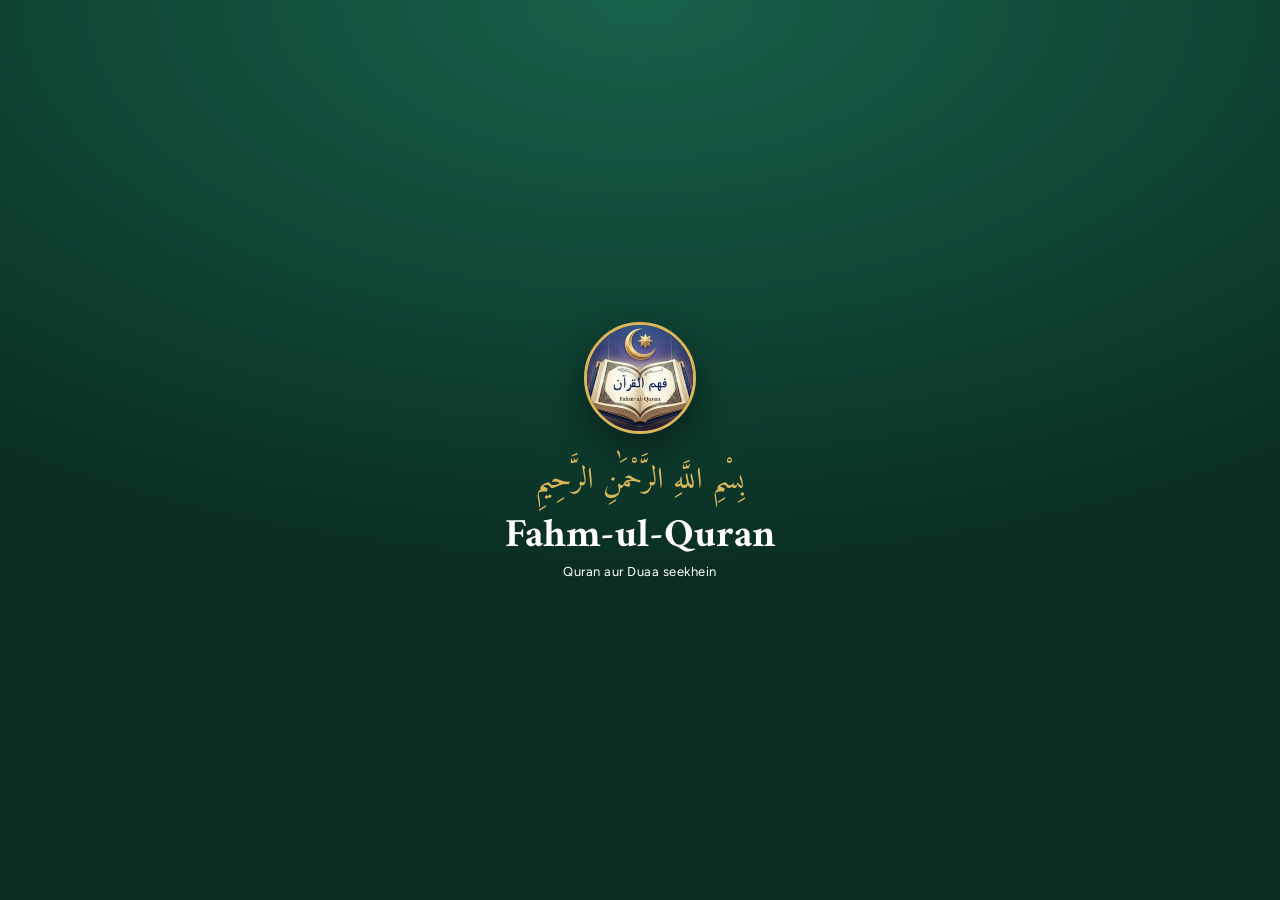
<file: index.html>
<!DOCTYPE html>
<html lang="hi">
<head>
    <meta charset="UTF-8">
    <meta name="viewport" content="width=device-width, initial-scale=1.0, viewport-fit=cover">
    <title>Fahm-ul-Quran - Complete Course</title>
    <link rel="icon" type="image/png" href="icon.png">
    <link rel="apple-touch-icon" href="icon.png">
    <link rel="manifest" href="manifest.json">
    <script src="app.js"></script>
    <meta name="mobile-web-app-capable" content="yes">
    <meta name="apple-mobile-web-app-capable" content="yes">
    <meta name="apple-mobile-web-app-title" content="Fahm-ul-Quran">
    <meta name="apple-mobile-web-app-status-bar-style" content="black-translucent">
    <script src="namaz.js" defer></script>
    <script src="sounds.js"></script>
    <script src="onboarding.js"></script>
<script src="backup.js"></script>
<script src="themes.js"></script>
    <meta name="theme-color" content="#0F4C3A">
    <link href="https://fonts.googleapis.com/css2?family=Amiri:wght@400;700&family=Noto+Nastaliq+Urdu:wght@400;700&family=Figtree:wght@400;500;600;700&family=Playfair+Display:ital,wght@0,800;1,600&family=Aref+Ruqaa:wght@400;700&display=swap" rel="stylesheet">
    <style>
        :root {
            --primary: #0F4C3A; --primary-deep: #0A2E24; --secondary: #B8923A; --gold-bright: #D9B65A;
            --rubric: #9C3B2E; --ink: #0A2E24; --bg: #EDF0E7; --card-bg: #FFFDF6; --soft-bg: #F4F1E3;
            --text: #1F2A25; --text-light: #55645C; --border: #D9D6C3;
            --shadow: 0 1px 2px rgba(10,46,36,.08), 0 8px 24px rgba(10,46,36,.08);
            --star: url("data:image/svg+xml,%3Csvg xmlns='http://www.w3.org/2000/svg' width='56' height='56' viewBox='0 0 56 56'%3E%3Cg fill='none' stroke='%23D9B65A' stroke-opacity='.2' stroke-width='1'%3E%3Crect x='14' y='14' width='28' height='28'/%3E%3Crect x='14' y='14' width='28' height='28' transform='rotate(45 28 28)'/%3E%3C/g%3E%3C/svg%3E");
        }
        [data-theme="dark"] {
            --primary: #0C3A2C; --primary-deep: #07211A; --secondary: #D9B65A; --ink: #F0E9D0;
            --bg: #0A1411; --card-bg: #12211B; --soft-bg: #182A22; --text: #E8E3D0;
            --text-light: #A5B3AA; --border: #27403A; --shadow: 0 1px 2px rgba(0,0,0,.4), 0 8px 24px rgba(0,0,0,.35);
        }

        * { box-sizing: border-box; margin: 0; padding: 0; -webkit-tap-highlight-color: transparent; }
        body { font-family: 'Figtree', system-ui, sans-serif; background-color: var(--bg); color: var(--text); padding-bottom: 86px; line-height: 1.5; transition: background .3s, color .3s; position: relative; overflow-x: hidden; }
        
        body::after { content: "🕋"; position: fixed; bottom: 80px; right: -20px; font-size: 150px; opacity: 0.04; pointer-events: none; z-index: 0; transform: rotate(-15deg); filter: grayscale(1); }

        button, input, select { font-family: inherit; position: relative; z-index: 1; }
        a:focus-visible, button:focus-visible, select:focus-visible, input:focus-visible { outline: 3px solid var(--gold-bright); outline-offset: 2px; }

        .login-container { position: fixed; inset: 0; background: radial-gradient(120% 90% at 50% 0%, #17614B 0%, var(--primary-deep) 70%); display: flex; justify-content: center; align-items: center; z-index: 9999; overflow-y: auto; padding: 56px 16px 24px; }
        .login-box { position: relative; background: var(--card-bg); padding: 56px 24px 26px; border-radius: 24px; text-align: center; box-shadow: 0 24px 60px rgba(0,0,0,.45); width: 100%; max-width: 380px; border: 1px solid rgba(217,182,90,.55); }
        .login-logo { position: absolute; top: -42px; left: 50%; transform: translateX(-50%); width: 84px; height: 84px; border-radius: 50%; border: 3px solid var(--gold-bright); background: var(--primary-deep); object-fit: cover; }
        .login-bismillah { font-family: 'Amiri', serif; font-size: 22px; color: var(--secondary); line-height: 1.8; }
        .login-box h1 { font-family: 'Amiri', serif; color: var(--ink); margin: 2px 0 4px; font-size: 32px; font-weight: 700; }
        .login-label { display: block; text-align: left; font-size: 13px; font-weight: 600; margin: 14px 0 6px; color: var(--text); }
        .login-box input, .login-select { width: 100%; padding: 13px 14px; border: 1.5px solid var(--border); border-radius: 12px; font-size: 16px; background: var(--soft-bg); color: var(--text); text-align: left; }
        .login-box > button { width: 100%; background: linear-gradient(180deg, #17614B, var(--primary)); color: #fff; padding: 14px; border: none; border-radius: 14px; font-weight: 700; cursor: pointer; font-size: 16px; margin-top: 20px; min-height: 50px; }

        header { position: relative; background: linear-gradient(180deg, var(--hdr-a, #14614A) 0%, var(--hdr-b, var(--primary)) 100%); color: white; padding: 14px 16px; padding-top: calc(14px + env(safe-area-inset-top)); z-index: 10; }
        .header-top { display: flex; justify-content: space-between; align-items: center; max-width: 1200px; margin: 0 auto; gap: 10px; }
        .brand { display: flex; align-items: center; gap: 10px; flex: 1; }
        .brand-logo { width: 38px; height: 38px; border-radius: 11px; border: 1.5px solid var(--gold-bright); object-fit: cover; }
        .header-top h1 { font-family: 'Amiri', serif; font-size: 24px; font-weight: 700; white-space: nowrap; }
        .header-controls { display: flex; gap: 8px; align-items: center; }
        .icon-btn { background: rgba(255,255,255,.14); border: none; font-size: 18px; cursor: pointer; color: white; width: 40px; height: 40px; border-radius: 50%; display: flex; align-items: center; justify-content: center; }
        .xp-badge { background: linear-gradient(180deg, #8e44ad, #6c3483); color: white; padding: 5px 10px; border-radius: 20px; font-size: 13px; font-weight: 700; }
        .streak-badge { background: linear-gradient(180deg, #f08a3c, #d9602a); color: white; padding: 5px 10px; border-radius: 20px; font-size: 13px; font-weight: 700; }

        .user-menu { position: relative; }
        .user-chip { width: auto !important; height: 40px; padding: 0 12px !important; border-radius: 20px !important; font-size: 13px !important; font-weight: 600; white-space: nowrap; }
        .user-drop { position: absolute; right: 0; top: calc(100% + 10px); min-width: 220px; background: var(--card-bg); color: var(--text); border-radius: 14px; box-shadow: 0 16px 40px rgba(0,0,0,.35); padding: 14px; z-index: 500; text-align: left; border: 1px solid var(--border); }
        .user-drop.hidden { display: none; }
        .user-drop-info { font-size: 14px; padding-bottom: 12px; border-bottom: 1px solid var(--border); margin-bottom: 12px; }
        .user-drop button { width: 100%; background: transparent; color: var(--rubric); border: 1.5px solid var(--rubric); padding: 10px; border-radius: 10px; font-weight: 700; cursor: pointer; margin-bottom: 8px; }
        .user-drop button.ud-shop { background: linear-gradient(180deg, #E3C36E, #C79E3F); color: #2A2008; border: none; }
        .user-drop button.ud-cert { background: linear-gradient(180deg, #D4AF37, #B8923A); color: #fff; border: none; }
        .user-drop button.ud-switch { background: var(--primary); color: #fff; border: none; }
        .user-drop button.ud-default { background: transparent; color: var(--text-light); border: 1.5px solid var(--border); font-size: 12px; padding: 8px; }

        .top-links { display: grid; grid-template-columns: repeat(4, 1fr); gap: 8px; margin: 16px auto 4px; max-width: 1200px; padding: 0 16px; position: relative; z-index: 1; }
        .top-link-btn { display: flex; flex-direction: column; align-items: center; gap: 6px; padding: 12px 6px; border-radius: 16px; background: var(--card-bg); color: var(--text); text-decoration: none; font-weight: 600; font-size: 13px; box-shadow: var(--shadow); border: 1px solid var(--border); }
        .top-link-btn .ti { width: 40px; height: 40px; border-radius: 12px; display: flex; align-items: center; justify-content: center; font-size: 20px; background: rgba(15,76,58,.12); }
        .mini-row { display: grid; grid-template-columns: 1fr 1fr; gap: 8px; max-width: 1200px; margin: 10px auto 0; padding: 0 16px; position: relative; z-index: 1; align-items: stretch; }
        .mini-row > div { min-width: 0; display: flex; }
        .mini-tile { flex: 1; flex-direction: column; justify-content: center; gap: 6px; min-height: 68px; padding: 10px 12px; background: var(--card-bg); border: 1px solid var(--border); border-radius: 16px; box-shadow: var(--shadow); }
        .mini-tile .mt-top { display: flex; align-items: center; gap: 8px; font-size: 13px; font-weight: 700; line-height: 1.2; }
        .mini-tile .mt-ic { font-size: 20px; line-height: 1; }
        .mini-tile .mt-row { display: flex; gap: 6px; align-items: center; min-width: 0; }
        .mini-tile input[type=time] { flex: 1 1 0; min-width: 0; height: 34px; padding: 0 6px; border: 1px solid var(--border); border-radius: 10px; background: var(--soft-bg); color: var(--text); font: 600 13px 'Figtree', sans-serif; }
        .mini-tile .mt-go { flex: 0 0 auto; height: 34px; padding: 0 10px; border: none; border-radius: 10px; font: 700 12px 'Figtree', sans-serif; color: #2A2008; background: linear-gradient(180deg, #E3C36E, #C79E3F); cursor: pointer; }
        @media (max-width: 339px) { .mini-row { grid-template-columns: 1fr; } }
        .view-section { display: none; max-width: 1200px; margin: 0 auto; padding: 0 16px; position: relative; z-index: 1; }
        .view-section.active { display: block; }

        .journey-wrap { display: flex; align-items: center; gap: 20px; overflow-x: auto; padding: 20px 16px 15px; scrollbar-width: none; position: relative; }
        .j-line { position: absolute; top: 50%; left: 0; right: 0; height: 4px; background: repeating-linear-gradient(to right, var(--border) 0, var(--border) 10px, transparent 10px, transparent 20px); z-index: 0; transform: translateY(-50%); }
        .j-node { position: relative; z-index: 1; flex: 0 0 64px; height: 64px; border-radius: 50%; background: var(--card-bg); border: 3px solid var(--border); display: flex; flex-direction: column; align-items: center; justify-content: center; font-size: 11px; font-weight: 700; color: var(--text-light); cursor: pointer; }
        .j-node.unlocked { border-color: var(--primary); background: var(--primary); color: #fff; }
        .j-node.current { border-color: var(--gold-bright); background: var(--card-bg); color: var(--ink); transform: scale(1.1); }
        .j-node.locked { opacity: 0.6; background: var(--soft-bg); }

        .daily-goal-card { background: var(--card-bg); border-radius: 16px; padding: 14px 16px; margin: 12px auto 0; box-shadow: var(--shadow); display: flex; align-items: center; gap: 16px; border: 1px solid var(--border); }
        .dg-icon { font-size: 28px; flex: 0 0 auto; background: var(--soft-bg); width: 52px; height: 52px; border-radius: 50%; display: flex; align-items: center; justify-content: center; }
        .dg-content { flex: 1; }
        .dg-title { font-weight: 700; font-size: 15px; display: flex; justify-content: space-between; }
        .dg-bar { height: 8px; background: var(--border); border-radius: 8px; overflow: hidden; margin-top: 6px; }
        .dg-fill { height: 100%; width: 0; background: linear-gradient(90deg, var(--secondary), var(--gold-bright)); transition: width .5s; }

        .ayat-card { background: linear-gradient(135deg, rgba(184,146,58,0.1), rgba(184,146,58,0.02)); border: 1px solid var(--secondary); border-left: 4px solid var(--secondary); border-radius: 16px; padding: 14px 16px; margin: 12px auto 0; box-shadow: var(--shadow); display: flex; align-items: center; gap: 16px; cursor: pointer; transition: transform 0.2s; }
        .ayat-card:active { transform: scale(0.98); }
        .ayat-card .dg-icon { background: rgba(184,146,58,0.2); }
        .ayat-card .dg-title { color: var(--secondary); }

        .grid-container { display: grid; grid-template-columns: repeat(auto-fill, minmax(290px, 1fr)); gap: 30px 16px; margin-bottom: 24px; counter-reset: word; }
        .card { position: relative; counter-increment: word; background: var(--card-bg); border-radius: 16px; padding: 30px 18px 18px; box-shadow: var(--shadow); border: 1px solid var(--border); text-align: center; }
        .card::before { content: counter(word); position: absolute; top: -15px; left: 50%; transform: translateX(-50%); width: 32px; height: 32px; border-radius: 50%; background: var(--card-bg); border: 1.5px solid var(--secondary); color: var(--secondary); font-family: 'Amiri', serif; font-weight: 700; display: flex; align-items: center; justify-content: center; z-index: 1; }
        .arabic { font-family: 'Amiri', serif; font-size: 42px; color: var(--ink); direction: rtl; }
        .roman { font-weight: 600; font-size: 12px; letter-spacing: .2px; color: var(--secondary); margin: 4px 0 2px; }
        .urdu { font-family: 'Noto Nastaliq Urdu', serif; font-size: 21px; color: var(--text); direction: rtl; }
        .ayat-box { background: var(--soft-bg); border-right: 4px solid var(--secondary); padding: 10px 12px; margin-top: 12px; border-radius: 10px; text-align: right; direction: rtl; font-family: 'Amiri', serif; color: var(--text); }
        .ayat-head { font-family: inherit; font-size: 13px; font-weight: 700; color: var(--secondary); margin-bottom: 6px; }
        .ayat-ar { font-size: 22px; line-height: 2; cursor: pointer; color: var(--ink); }
        .ayat-hl { background: rgba(156,59,46,.14); color: var(--rubric); font-weight: 700; border-radius: 6px; padding: 0 5px; }
        [data-theme="dark"] .ayat-ar { color: var(--text); }
        [data-theme="dark"] .ayat-hl { background: rgba(217,182,90,.22); color: var(--gold-bright); }
        .ayat-ref { font-size: 12px; opacity: .85; margin-top: 6px; direction: rtl; line-height: 1.7; }
        .brand-name { font-family: 'Playfair Display', 'Amiri', serif !important; font-weight: 800 !important; line-height: 1.1; display: inline-flex; align-items: baseline; gap: 0; white-space: nowrap; }
        .brand-name .bn-a { background: linear-gradient(180deg, #FBEBB0 0%, #E3C36E 50%, #C79E3F 100%); -webkit-background-clip: text; background-clip: text; -webkit-text-fill-color: transparent; color: transparent; }
        .brand-name .bn-b { color: #fff; font-weight: 600; font-style: italic; letter-spacing: .02em; }
        .header-top h1.brand-name { font-size: 21px; }
        .login-box h1.brand-name { font-size: 34px; margin-bottom: 0; }
        .login-box h1.brand-name .bn-a { background: linear-gradient(180deg, #D4A63A 0%, #A8741A 60%, #7A5410 100%); -webkit-background-clip: text; background-clip: text; }
        .login-box h1.brand-name .bn-b { color: var(--ink); }
        .login-sub { font-family: 'Aref Ruqaa', 'Amiri', serif; font-weight: 700; font-size: 28px; color: var(--secondary); margin: 0 0 14px; direction: rtl; }
        .lang-cycle { flex: 0 0 auto; min-width: 96px; height: 40px; padding: 0 18px; border: none; border-radius: 20px; background: linear-gradient(180deg, #E3C36E, #C79E3F); color: #2A2008; font-weight: 800; font-size: 15px; cursor: pointer; box-shadow: 0 2px 8px rgba(0,0,0,.25); }
        .lang-cycle:active { transform: scale(.95); }
        .j-node.ms { flex: 0 0 76px; height: 76px; font-size: 12px; gap: 2px; }
        .j-node.ms b { font-size: 24px; line-height: 1; }
        .j-node.ms.silver { border-color: #9AA3B2; background: linear-gradient(135deg, #F2F4F8, #AEB6C4 55%, #8A93A3); color: #20242C; }
        .j-node.ms.gold { border-color: #F5D060; background: linear-gradient(135deg, #FFF3B0, #E8B93C 50%, #B8860B); color: #3A2A00; animation: goldGlow 2s ease-in-out infinite; }
        .j-node.ms.locked { opacity: .55; filter: grayscale(.6); animation: none; }
        .j-node.ms.done::after { content: '✓'; position: absolute; top: -4px; right: -4px; width: 22px; height: 22px; border-radius: 50%; background: #2e7d32; color: #fff; font-size: 13px; line-height: 22px; text-align: center; }
        @keyframes goldGlow { 0%,100% { box-shadow: 0 0 6px 1px rgba(245,208,96,.55); } 50% { box-shadow: 0 0 18px 6px rgba(245,208,96,.95); } }
        .tool-card { margin: 12px auto 0; background: var(--card-bg); border: 1px solid var(--border); border-radius: 16px; padding: 14px 16px; box-shadow: var(--shadow); display: flex; flex-wrap: wrap; align-items: center; gap: 10px; }
        .tool-card .tc-title { flex: 1 1 100%; font-weight: 700; font-size: 15px; }
        .tool-card .tc-sub { flex: 1 1 100%; font-size: 12px; color: var(--text-light); line-height: 1.7; }
        .tool-card .exam-btn { width: auto; flex: 1 1 auto; margin: 0; padding: 10px 16px; font-size: 14px; }
        .tool-card input[type=time] { padding: 9px 10px; border: 1px solid var(--border); border-radius: 10px; background: var(--soft-bg); color: var(--text); font: 600 15px 'Figtree', sans-serif; }
        .weak-chips { flex: 1 1 100%; display: flex; flex-wrap: wrap; gap: 6px; direction: rtl; }
        .weak-chips span { font-family: 'Amiri', serif; font-size: 20px; padding: 2px 10px; border-radius: 10px; background: rgba(156,59,46,.12); color: var(--rubric); }
        .ayat-actions { direction: ltr; display: flex; flex-wrap: wrap; gap: 6px; margin-top: 8px; font-family: 'Poppins', sans-serif; }
        .ayat-actions button, .ayat-bulk button { font-family: inherit; font-size: 12px; font-weight: 600; padding: 7px 12px; border-radius: 20px; border: 1px solid var(--secondary); background: transparent; color: var(--secondary); cursor: pointer; }
        .ayat-actions button:active, .ayat-bulk button:active { transform: scale(.96); }
        .ayat-actions button:disabled, .ayat-bulk button:disabled { opacity: .6; cursor: wait; }
        .ayat-actions .ayat-dl.saved { background: rgba(46,125,50,.14); border-color: #2e7d32; color: #2e7d32; }
        [data-theme="dark"] .ayat-actions .ayat-dl.saved { color: #81c784; border-color: #81c784; }
        .ayat-bulk { grid-column: 1 / -1; direction: ltr; display: flex; flex-wrap: wrap; align-items: center; gap: 8px; padding: 12px 14px; border-radius: 14px; border: 1px dashed var(--secondary); background: rgba(184,146,58,.08); font-family: 'Poppins', sans-serif; font-size: 13px; color: var(--text); }
        .ayat-bulk .ayat-bulk-info { flex: 1 1 100%; font-size: 12px; opacity: .85; }
        .ayat-note { font-family: 'Poppins', sans-serif; direction: ltr; text-align: left; font-size: 12px; background: rgba(184,146,58,.15); border-radius: 8px; padding: 6px 8px; margin-bottom: 6px; }
        .mashq-box { background: var(--soft-bg); border-right: 4px solid var(--rubric); padding: 10px; margin-top: 12px; border-radius: 10px; font-size: 15px; color: var(--text); text-align: right; direction: rtl; font-family: 'Amiri', serif; }

        .modal { position: fixed; inset: 0; background: rgba(4,16,12,.72); backdrop-filter: blur(4px); z-index: 2000; display: flex; justify-content: center; align-items: center; padding: 18px; }
        .modal-content { background: var(--card-bg); padding: 24px 20px 20px; border-radius: 22px; width: 100%; max-width: 520px; border: 1px solid var(--border); border-top: 4px solid var(--secondary); position: relative; max-height: 88vh; overflow-y: auto; box-shadow: 0 24px 60px rgba(0,0,0,.4); }
        .close-btn { position: absolute; top: 12px; right: 12px; width: 38px; height: 38px; border-radius: 50%; background: var(--soft-bg); display: flex; align-items: center; justify-content: center; font-size: 24px; cursor: pointer; color: var(--text-light); }

        .shop-grid { display: grid; grid-template-columns: repeat(2, 1fr); gap: 10px; margin-top: 15px; }
        .shop-item { background: var(--soft-bg); border-radius: 12px; padding: 12px; text-align: center; border: 2px solid var(--border); }
        .shop-item.owned { border-color: var(--primary); background: rgba(15,76,58,0.1); }
        .shop-item .si-icon { font-size: 32px; margin-bottom: 5px; }
        .shop-item .si-name { font-weight: bold; font-size: 13px; margin-bottom: 5px; }
        .shop-item .si-cost { font-size: 12px; color: var(--primary); font-weight: bold; margin-bottom: 8px; }
        .shop-item button { background: var(--primary); color: #fff; border: none; padding: 6px 10px; border-radius: 8px; font-size: 12px; font-weight: bold; cursor: pointer; width: 100%; }
        .shop-item button:disabled { background: var(--border); color: var(--text-light); }

        .shop-sec { grid-column: 1 / -1; font-weight: 800; font-size: 15px; margin-top: 8px; text-align: left; }
        .shop-sec small { font-weight: 500; color: var(--text-light); font-size: 11px; }
        .shop-eq { grid-column: 1 / -1; background: var(--soft-bg); border: 1px dashed var(--secondary); border-radius: 12px; padding: 10px; font-size: 13px; text-align: center; }
        .shop-item { position: relative; }
        .si-sw { display: flex; justify-content: center; gap: 3px; margin: 0 0 6px; } .si-sw i { width: 16px; height: 16px; border-radius: 50%; border: 1px solid rgba(128,128,128,.5); display: block; }
        .shop-item.rare { border-color: #4a90d9; } .shop-item.epic { border-color: #9b59b6; } .shop-item.legend { border-color: #E3C36E; background: linear-gradient(180deg, rgba(227,195,110,.22), rgba(227,195,110,.04)); }
        .si-rar { position: absolute; top: 6px; right: 8px; font-size: 10px; font-weight: 800; color: var(--text-light); }
        .shop-item.rare .si-rar { color: #4a90d9; } .shop-item.epic .si-rar { color: #9b59b6; } .shop-item.legend .si-rar { color: #C79E3F; }
        .si-icon.glow { animation: stkGlow 2s ease-in-out infinite; }
        .shop-item button.use { background: linear-gradient(180deg, #E3C36E, #C79E3F); color: #2A2008; }
        .shop-item button.off { background: transparent; color: var(--text); border: 1.5px solid var(--border); }
        .shop-item button.on { background: var(--soft-bg); color: var(--primary); }
        .stk-row { display: inline-flex; gap: 2px; margin-left: 4px; vertical-align: middle; }
        .stk { font-size: 15px; line-height: 1; display: inline-block; }
        .stk.big { font-size: 24px; margin: 2px 3px; }
        .stk.epic { filter: drop-shadow(0 0 4px #b57edc); }
        .stk.legend { animation: stkGlow 2s ease-in-out infinite; }
        .stk-big-row { margin-top: 6px; }
        @keyframes stkGlow { 0%,100% { filter: drop-shadow(0 0 2px rgba(245,208,96,.6)); transform: scale(1); } 50% { filter: drop-shadow(0 0 9px rgba(245,208,96,1)); transform: scale(1.12); } }
        @media (prefers-reduced-motion: reduce) { .stk.legend, .si-icon.glow { animation: none; } }

        .exam-q { margin-bottom: 14px; padding: 14px; border: 1px solid var(--border); border-radius: 16px; background: var(--soft-bg); }
        .exam-ar { font-family: 'Amiri', serif; font-size: 34px; text-align: center; color: var(--ink); }
        .option-btn { padding: 12px; margin: 6px 0; width: 100%; border-radius: 12px; border: 1.5px solid var(--border); background: var(--card-bg); color: var(--text); cursor: pointer; font-size: 18px; font-family: 'Noto Nastaliq Urdu', serif; }
        .option-btn.selected { border-color: var(--primary); background: rgba(15,76,58,.1); font-weight: 700; }
        .exam-btn { background: linear-gradient(180deg, #17614B, var(--primary)); color: #fff; padding: 13px 20px; border: none; border-radius: 14px; font-weight: 700; font-size: 16px; width: 100%; margin-top: 10px; cursor: pointer; }
        .exam-btn.gold { background: linear-gradient(180deg, #E3C36E, #C79E3F); color: #2A2008; }

        .bottom-nav { position: fixed; bottom: 0; left: 0; width: 100%; background: var(--card-bg); display: flex; justify-content: space-around; padding: 8px 6px calc(8px + env(safe-area-inset-bottom)); border-top: 1px solid var(--border); z-index: 1000; }
        .bottom-nav button, .bottom-nav a { background: none; border: none; color: var(--text-light); display: flex; flex-direction: column; align-items: center; font-size: 11px; font-weight: 600; text-decoration: none; }
        .toast { position: fixed; bottom: 96px; left: 50%; transform: translateX(-50%); background: var(--primary-deep); color: white; padding: 12px 22px; border-radius: 24px; opacity: 0; transition: opacity .3s; pointer-events: none; z-index: 3000; font-size: 14px; border: 1px solid var(--gold-bright); }
        .toast.show { opacity: 1; }
        .hidden { display: none !important; }
        
        @keyframes cardEnter { from { opacity: 0; transform: translateY(30px); } to { opacity: 1; transform: translateY(0); } }
        .card { animation: cardEnter 0.5s ease-out both; }

        header { padding-bottom: 12px; }
        .header-tools { display: flex; align-items: center; gap: 8px; max-width: 1200px; margin: 12px auto 0; padding-top: 10px; border-top: 1px solid rgba(217,182,90,.35); flex-wrap: wrap; }
        .lang-seg { flex: 1; min-width: 190px; display: flex; height: 40px; border-radius: 20px; background: rgba(255,255,255,.14); padding: 3px; gap: 3px; }
        .lang-seg button { flex: 1; border: none; border-radius: 17px; background: transparent; color: #fff; font-weight: 700; font-size: 14px; cursor: pointer; }
        .lang-seg button.on { background: linear-gradient(180deg, #E3C36E, #C79E3F); color: #2A2008; }
        .urdu.lt { font-family: 'Figtree', sans-serif; direction: ltr; font-size: 19px; font-weight: 600; }
        .header-tools .xp-badge, .header-tools .streak-badge { height: 32px; display: inline-flex; align-items: center; }
        .login-btn { margin-left: auto; }
        /* ===== Dashboard v2: ek hi tarteeb — header > maqsad > shortcuts > ayat > tools > safar > sabaq ===== */
        header { padding-bottom: 18px; border-radius: 0 0 26px 26px; box-shadow: 0 6px 18px rgba(15,76,58,.22); }
        .header-tools { display: flex; align-items: center; gap: 8px; max-width: 1200px; margin: 14px auto 0; padding-top: 0; border-top: none; flex-wrap: nowrap; }
        .header-tools .ht-spacer { flex: 1; }
        .header-tools .xp-badge, .header-tools .streak-badge { height: 32px; padding: 0 12px; box-shadow: 0 2px 6px rgba(0,0,0,.25); }
        .header-tools .lang-cycle { min-width: 72px; height: 36px; padding: 0 14px; font-size: 14px; }
        .header-tools .icon-btn { width: 36px; height: 36px; font-size: 16px; }
        .dash { max-width: 760px; margin: 16px auto 0; padding: 0 16px; position: relative; z-index: 2; }
        .dash > * + * { margin-top: 14px; }
        .hero { background: var(--card-bg); border: 1px solid var(--border); border-radius: 20px; padding: 16px; box-shadow: var(--shadow); }
        .hero-row { display: flex; align-items: center; gap: 12px; margin-bottom: 12px; }
        .hero-ic { width: 44px; height: 44px; flex: none; border-radius: 14px; display: flex; align-items: center; justify-content: center; font-size: 22px; background: rgba(184,146,58,.18); }
        .hero-main { flex: 1; min-width: 0; }
        .hero-title { display: flex; justify-content: space-between; align-items: baseline; font-weight: 800; font-size: 16px; color: var(--text); }
        .hero-title span { color: var(--secondary); font-size: 18px; }
        .hero-sub { font-size: 13px; color: var(--text-light); margin-top: 2px; }
        .hero .dg-bar { height: 10px; }
        .quick { display: grid; grid-template-columns: repeat(4, 1fr); gap: 10px; margin: 14px 0 0; padding: 0; max-width: none; }
        .quick .top-link-btn { padding: 12px 4px 10px; border-radius: 16px; font-size: 12.5px; gap: 7px; }
        .quick .top-link-btn:active { transform: scale(.96); }
        .dash .ayat-card { margin: 14px 0 0; padding: 12px 14px; gap: 12px; border-radius: 16px; border-left-width: 1px; }
        .dash .ayat-card .dg-icon { width: 40px; height: 40px; flex: none; border-radius: 12px; display: flex; align-items: center; justify-content: center; font-size: 20px; }
        .ayat-sub { font-size: 12px; color: var(--text-light); margin-top: 1px; }
        .ayat-go { font-size: 26px; color: var(--secondary); line-height: 1; }
        .dash #courseTab { margin-top: 22px; }
        #todayCard:empty { display: none; }
        .sec-head { display: flex; align-items: baseline; justify-content: space-between; gap: 10px; margin: 0 2px 8px; font-weight: 800; font-size: 16px; }
        .sec-head small { color: var(--text-light); font-weight: 500; font-size: 12px; }
        .sec-head h2 { font-size: 28px !important; margin: 0; line-height: 1.1; }
        .sec-head.day-head { margin-top: 18px; padding-top: 14px; border-top: 1px dashed var(--border); }
        .dash .journey-wrap { background: var(--card-bg); border: 1px solid var(--border); border-radius: 18px; padding: 18px 14px 12px; }
        .dash .view-section { padding: 0; max-width: none; }
        @media (min-width: 700px) { .quick { gap: 14px; } }
        .mini-tile input[type=time] { font-size: 12px; padding: 0 2px; }
        .dash .mini-row { max-width: none; margin: 14px 0 0; padding: 0; }
        .dash > .tool-card { margin: 14px 0 0; }
        /* iPhone: status bar ke peeche bhi hara rang (blur/dhundhla patti nahi), watermark band */
        html { background: #0F4C3A; }
        body::before { content: ""; position: fixed; top: 0; left: 0; right: 0; height: env(safe-area-inset-top, 0px); background: #14614A; z-index: 1100; pointer-events: none; }
        body::after { display: none !important; }
    </style>
</head>
<body>

    <!-- LOGIN -->
    <div id="loginScreen" class="login-container">
        <div class="login-box">
            <img class="login-logo" src="icon-192.png" alt="">
            <div class="login-bismillah">بِسْمِ اللَّهِ الرَّحْمَٰنِ الرَّحِيمِ</div>
            <h1 class="brand-name"><span class="bn-a">Fahm-ul-</span><span class="bn-b">Quran</span></h1>
            <div class="login-sub">فهم القرآن</div>
            <label class="login-label">Aapka Pura Naam</label>
            <input type="text" id="fullNameInput" placeholder="Jaise: Mohammad Fauzan Raza" autocomplete="name" maxlength="40">
            <label class="login-label">Password</label>
            <input type="password" id="passwordInput" placeholder="Password daalein">
            <button onclick="handleLogin()">Login</button>
            <p id="loginError" style="color: #ff4d4d; margin-top: 10px; font-size: 13px;"></p>
            <button type="button" onclick="FQBackup.open()" style="background:transparent;color:var(--text-light);border:1.5px dashed var(--border);margin-top:6px;font-size:13px;padding:10px;">📂 Naye phone par? Backup se progress wapas laayein</button>
        </div>
    </div>

    <!-- MAIN APP -->
    <div id="mainApp" class="hidden">
        <header>
            <div class="header-top">
                <div class="brand"><img class="brand-logo" src="icon-192.png" alt=""><h1 class="brand-name"><span class="bn-a">Fahm-ul-</span><span class="bn-b">Quran</span></h1></div>
                <div class="user-menu">
                    <button class="icon-btn user-chip" onclick="toggleUserMenu(event)">👤 <span id="userChipName">ID</span><span id="userChipStk" class="stk-row"></span> ▾</button>
                    <div class="user-drop hidden" id="userDrop">
                        <div class="user-drop-info">Profile: <b id="userDropProfile">-</b><br><small>Role: <span id="userDropRole">-</span></small><div id="userDropStk" class="stk-big-row"></div></div>
                        <button class="ud-shop" onclick="window.NS&&NS.open()">🕌 Namaz ka Hisaab</button>
                        <button class="ud-shop" onclick="FQBackup.open()">💾 Backup / Restore</button>
                        <button class="ud-cert" onclick="handleCertificateClick()">🏆 Completion Certificate</button>
                        <button class="ud-shop" onclick="openShop()">🛒 Inaam Ghar (Shop)</button>
                        <button class="ud-default" onclick="resetTheme()">🔄 Default Theme (kharidi hui safe)</button>
                        <button onclick="logout()" style="margin-top:8px;">🚪 Logout</button>
                    </div>
                </div>
            </div>
            <div class="header-tools">
                <span id="xpBadge" class="xp-badge hidden">⭐ Lvl 1</span>
                <span id="streakBadge" class="streak-badge hidden">🔥 0</span>
                <span class="ht-spacer"></span>
                <button id="langSel" class="lang-cycle" onclick="cycleMeaningLang()" title="Meaning ki zubaan badlein">اردو</button>
                <button class="icon-btn" onclick="toggleTheme()" id="themeBtn" title="Theme">🌙</button>
            </div>
        </header>

        <main class="dash">
            <section class="hero" aria-label="Aaj ka maqsad">
                <div class="hero-row">
                    <div class="hero-ic">🎯</div>
                    <div class="hero-main">
                        <div class="hero-title">Aaj ka Maqsad <span id="dailyGoalPercent">0%</span></div>
                        <div class="hero-sub" id="dailyGoalText">Aaj 10 lafz padhein</div>
                    </div>
                </div>
                <div class="dg-bar"><div class="dg-fill" id="dailyGoalFill"></div></div>
            </section>

            <nav class="quick" aria-label="Seekhein aur khelein">
                <a href="tajweed.html" class="top-link-btn"><span class="ti">📖</span>Tajweed</a>
                <a href="games.html" class="top-link-btn"><span class="ti">🎮</span>Games</a>
                <a href="dua.html" class="top-link-btn"><span class="ti">🤲</span>Duaein</a>
                <a href="asma.html" class="top-link-btn"><span class="ti">✨</span>99 Naam</a>
            </nav>

            <div class="ayat-card" onclick="showDailyAyat()" role="button" tabindex="0">
                <div class="dg-icon">✨</div>
                <div class="dg-content">
                    <div class="dg-title">Aaj ki Ayat / Hadith</div>
                    <div class="ayat-sub">Rozana ka paigham, doston ko bhejein</div>
                </div>
                <span class="ayat-go">›</span>
            </div>

            <div class="mini-row">
                <div id="namazCard"></div>
                <div class="mini-tile" id="remindCard" title="Phone ke Calendar mein roz ka alarm lag jayega">
                    <div class="mt-top"><span class="mt-ic">🔔</span><b>Roz ki yaad</b></div>
                    <div class="mt-row">
                        <input type="time" id="remindTime" value="20:00" aria-label="Roz ki yaad ka waqt" onchange="localStorage.setItem('remindTime', this.value)">
                        <button type="button" class="mt-go" onclick="setReminder()">Lagayein</button>
                    </div>
                </div>
            </div>

            <div id="weakCard" class="tool-card hidden"></div>

            <div id="courseTab" class="view-section active">
                <div id="todayCard"></div>
                <div class="sec-head"><span>📍 Aapka Safar</span><small>90 din • Silver 🥈 • Gold 🥇</small></div>
                <div class="journey-wrap" id="journeyMap"></div>

                <div class="sec-head day-head"><h2 id="dayTitle">Day 1</h2><small>Aaj ke 10 lafz</small></div>
                <div class="grid-container" id="courseGrid"></div>
                <button id="startExamBtn" class="exam-btn" onclick="startWordExam()">📝 Day 1 Exam</button>
            </div>
        </main>

        <div class="bottom-nav">
            <button onclick="scrollToTop()">📚<br>Sabaq</button>
            <a href="dua.html">🤲<br>Duaein</a>
            <a href="games.html">🎮<br>Games</a>
            <a href="tajweed.html">📖<br>Tajweed</a>
            <button onclick="openShop()">🛒<br>Shop</button>
        </div>
    </div>

    <!-- Ayat Modal -->
    <div id="ayatModal" class="modal hidden">
        <div class="modal-content" style="text-align:center; background: linear-gradient(135deg, #0F4C3A, #0A2E24); color: white; border: 2px solid var(--gold-bright);">
            <span class="close-btn" style="color:white; background:rgba(255,255,255,0.1)" onclick="document.getElementById('ayatModal').classList.add('hidden')">&times;</span>
            <h2 style="color:var(--gold-bright); font-family:'Amiri', serif; font-size:32px; margin-bottom:20px;">✨ Aaj ka Paigham</h2>
            <div id="ayatAr" style="font-family:'Amiri', serif; font-size:38px; line-height:1.6; direction:rtl; margin-bottom:20px; color:#fff;"></div>
            <div id="ayatUr" style="font-family:'Nastaliq', serif; font-size:20px; line-height:2; direction:rtl; margin-bottom:15px; color:var(--gold-bright);"></div>
            <div id="ayatRef" style="font-size:14px; color:#A5B3AA; font-weight:bold; margin-bottom:25px;"></div>
            <button class="exam-btn" style="background: linear-gradient(180deg, #27a05a, #1f8a4c);" onclick="shareDailyAyat()">📤 WhatsApp / Insta par Share karein</button>
        </div>
    </div>

    <!-- Shop Modal -->
    <div id="shopModal" class="modal hidden">
        <div class="modal-content">
            <span class="close-btn" onclick="closeShop()">&times;</span>
            <h2 style="text-align:center;">🛒 Inaam Ghar</h2>
            <div style="text-align:center; margin-bottom:15px; font-weight:bold; font-size:20px;">Aapka XP: <span id="shopXP">0</span></div>
            <div id="shopGrid" class="shop-grid"></div>
            <button class="exam-btn" style="margin-top:15px; background:var(--soft-bg); color:var(--text); border:1px solid var(--border);" onclick="resetTheme(); closeShop();">🔄 Default Theme lagayein (kharidi hui cheezein safe rehti hain)</button>
        </div>
    </div>

    <!-- Admin Certificate Modal -->
    <div id="adminCertModal" class="modal hidden">
        <div class="modal-content">
            <span class="close-btn" onclick="document.getElementById('adminCertModal').classList.add('hidden')">&times;</span>
            <h2 style="text-align:center; color:var(--primary);">🏆 Admin Certificate Panel</h2>
            <p style="text-align:center; font-size:14px; margin-bottom:15px;">Kisi bhi profile ke liye Completion Certificate banayein.</p>
            <label style="font-size:13px; font-weight:bold; margin-bottom:5px; display:block;">Profile Chunein:</label>
            <select id="adminProfileSelect" style="width:100%; padding:10px; border-radius:10px; border:1px solid var(--border); font-size:16px; margin-bottom:15px;"></select>
            
            <div style="display:flex; gap:10px;">
                <button class="exam-btn" style="background:#B0BEC5;" onclick="adminGenerateCert(false)">🥈 Silver (50 Din)</button>
                <button class="exam-btn gold" onclick="adminGenerateCert(true)">🥇 Gold (90 Din)</button>
            </div>
        </div>
    </div>

    <!-- Certificate Preview Modal -->
    <div id="certPreviewModal" class="modal hidden" style="z-index: 3000;">
        <div class="modal-content" style="max-width: 800px; padding: 10px;">
            <span class="close-btn" style="background:rgba(0,0,0,0.5); color:white; z-index:10;" onclick="document.getElementById('certPreviewModal').classList.add('hidden')">&times;</span>
            <h2 style="text-align:center; margin-bottom:10px; font-size:18px;">Certificate Preview</h2>
            <img id="certPreviewImg" style="width: 100%; border-radius: 10px; display:block; margin-bottom:10px; box-shadow: 0 4px 15px rgba(0,0,0,0.2);">
            
            <div style="display:flex; gap:10px;">
                <button class="exam-btn" style="background: var(--primary); margin-top:0;" onclick="downloadPreviewCert()">📥 Download</button>
                <button class="exam-btn" style="background: linear-gradient(180deg, #27a05a, #1f8a4c); margin-top:0;" onclick="sharePreviewCert()">📤 Share</button>
            </div>
        </div>
    </div>

    <!-- Exam Modal -->
    <div id="examModal" class="modal hidden">
        <div class="modal-content">
            <span class="close-btn" onclick="document.getElementById('examModal').classList.add('hidden')">&times;</span>
            <h2 id="examTitle" style="text-align:center;">Exam</h2>
            <div id="examProgress" style="text-align:center; color:var(--text-light); margin-bottom:10px; font-size:13px;"></div>
            <div id="examQuestions"></div>
            <button class="exam-btn" onclick="submitExam()" id="submitExamBtn">Submit Exam</button>
            <div id="examResult" style="text-align:center; margin-top:15px; font-weight:bold;"></div>
        </div>
    </div>


    <div id="toast" class="toast">Message</div>

    <script src="courseData.js"></script>
    <script src="wordAyat.js"></script>
    <script>
        const ADMIN_PASSWORD = "Fauzan8087";
        const GUEST_PASSWORD = "quran123";
        const APP_LINK = "https://quraan-ustad.github.io/"; 

        let currentDay = 1;
        let currentTheme = FQTheme.current();
        let userRole = localStorage.getItem('userRole') || 'guest';
        let examMode = 'day';   // 'day' | 'silver' | 'final'

        // --- Profiles (har naam ki alag history) ---
        let profiles = lsJSONSafe('profiles', []).filter(p => p && p.id !== 'p1' && p.name !== 'Meri Profile'); // purani default profile hatao
        localStorage.setItem('profiles', JSON.stringify(profiles));
        let activeProfile = localStorage.getItem('activeProfile');

        function lsJSONSafe(k, d) { try { const v = JSON.parse(localStorage.getItem(k)); return Array.isArray(v) ? v : d; } catch(e) { return d; } }
        // Abhi login user ka asli naam (certificate isi se banega)
        function currentUserName() {
            const p = profiles.find(x => x.id === activeProfile);
            return p ? p.name : '';
        }
        function pk(key) { return 'p_' + activeProfile + '_' + key; }
        function lsJSON(k, d) { try { return JSON.parse(localStorage.getItem(k)) || d; } catch(e) { return d; } }
        function lsSave(k, v) { localStorage.setItem(k, JSON.stringify(v)); }
        function escHTML(t) { return String(t).replace(/[&<>"']/g, c => ({'&':'&amp;','<':'&lt;','>':'&gt;','"':'&quot;',"'":'&#39;'}[c])); }

        // Naam saaf karo: extra spaces hatao, English naam ke har lafz ka pehla harf bada
        function cleanName(raw) {
            return raw.replace(/\s+/g, ' ').trim().split(' ')
                .map(w => /^[a-z]/.test(w) ? w.charAt(0).toUpperCase() + w.slice(1).toLowerCase() : w).join(' ');
        }
        // Naam se unique id (chhota/bada harf ka farq nahi)
        function nameToId(name) {
            const key = name.toLowerCase();
            let enc; try { enc = btoa(unescape(encodeURIComponent(key))); } catch(e) { enc = key; }
            return 'u_' + enc.replace(/[^a-zA-Z0-9]/g, '');
        }

        // --- Login ---
        const ADMIN_DISPLAY_NAME = "Fauzan Gorme"; // admin ke andar yahi naam dikhega
        function handleLogin() {
            const err = document.getElementById('loginError');
            const typed = cleanName(document.getElementById('fullNameInput').value);
            const pwd = document.getElementById('passwordInput').value.trim();
            const role = pwd === ADMIN_PASSWORD ? 'admin' : (pwd === GUEST_PASSWORD ? 'guest' : null);
            if (!role) { err.innerText = "❌ Galat Password!"; return; }

            let name;
            if (role === 'admin') {
                // Admin: samne kuch bhi likho (ya "Admin"), andar hamesha Fauzan Gorme
                name = ADMIN_DISPLAY_NAME;
            } else {
                name = typed;
                if (!name) { err.innerText = "❌ Apna pura naam likhein!"; return; }
                if (name.length < 3 || name.split(' ').length < 2) { err.innerText = "❌ Pehla aur aakhri naam dono likhein (jaise: Mohammad Fauzan)."; return; }
                if (name.toLowerCase() === 'admin' || nameToId(name) === nameToId(ADMIN_DISPLAY_NAME)) { err.innerText = "❌ Ye naam allowed nahi hai, apna naam likhein."; return; }
            }

            const id = nameToId(name);
            let list = lsJSONSafe('profiles', []);
            if (!list.some(p => p.id === id)) list.push({ id, name, avatar: '🧒' });
            localStorage.setItem('profiles', JSON.stringify(list));

            localStorage.setItem('isLoggedIn', 'true');
            localStorage.setItem('userRole', role);
            localStorage.setItem('userId', role === 'admin' ? 'admin' : 'guest'); // purane scripts (progress.js/ui.js) isi ko padhte hain
            localStorage.setItem('activeProfile', id);
            location.reload();
        }
        // Logout: sirf session hatao, sabki history (profiles + progress) safe rahe
        function logout() {
            ['isLoggedIn', 'userRole', 'userId', 'activeProfile'].forEach(k => localStorage.removeItem(k));
            location.reload();
        }
        ['fullNameInput', 'passwordInput'].forEach(i => document.getElementById(i).addEventListener('keydown', e => { if (e.key === 'Enter') handleLogin(); }));

        function enterApp() {
            document.getElementById('loginScreen').classList.add('hidden');
            document.getElementById('mainApp').classList.remove('hidden');
            currentDay = parseInt(localStorage.getItem(pk('currentDay'))) || 1;
            guardTheme();
            initApp();
            // Login ke baad welcome slides (sirf pehli baar)
            if (window.QSOnboarding) QSOnboarding.show();
        }

        // --- Themes ---
        FQTheme.apply(currentTheme);
        function toggleTheme() {
            applyTheme(currentTheme === 'light' ? 'dark' : 'light');
        }
        function resetTheme() {
            // Sirf abhi ke liye default theme lagti hai — kharidi hui themes safe rehti hain, Shop se dobara lag jaati hain
            applyTheme('light');
            showToast('Default theme lagi (kharidi hui themes Shop mein safe hain)');
        }

        // --- Shop ---
        // Kharida hua item HAMESHA profile ke paas rehta hai (ownedItems). Lagana/hatana alag cheez hai —
        // theme badalne ya reset karne se kuch bhi khatam nahi hota, shop se dobara "Lagayein" dabayein.
        const RARITY = { common: 'Aam', rare: 'Khaas', epic: 'Nayaab', legend: 'Shahi' };
        const SHOP_ITEMS = [
            // Themes themes.js se aate hain (naya theme wahin jodein)
            ...FQTheme.THEMES.filter(t => t.item).map(t => ({ id: t.item, type: 'theme', icon: t.icon, name: t.name, cost: t.cost, theme: t.id, rarity: t.rarity })),
            // Stickers — profile ke naam ke baazu mein lagte hain (max 3)
            { id: 'av_kaaba',    type: 'sticker', rarity: 'common', icon: '🕋', name: 'Kaaba',            cost: 100 },
            { id: 'st_masjid',   type: 'sticker', rarity: 'common', icon: '🕌', name: 'Masjid',           cost: 100 },
            { id: 'st_moon',     type: 'sticker', rarity: 'common', icon: '☪️', name: 'Chaand Sitara',    cost: 80 },
            { id: 'st_khajoor',  type: 'sticker', rarity: 'common', icon: '🌴', name: 'Khajoor',          cost: 90 },
            { id: 'st_tasbeeh',  type: 'sticker', rarity: 'common', icon: '📿', name: 'Tasbeeh',          cost: 120 },
            { id: 'st_rose',     type: 'sticker', rarity: 'common', icon: '🌹', name: 'Gulab',            cost: 100 },
            { id: 'st_quran',    type: 'sticker', rarity: 'rare',   icon: '📖', name: 'Quran Premi',      cost: 150 },
            { id: 'st_dua',      type: 'sticker', rarity: 'rare',   icon: '🤲', name: 'Dua Wala',         cost: 150 },
            { id: 'st_camel',    type: 'sticker', rarity: 'rare',   icon: '🐪', name: 'Ounth',            cost: 180 },
            { id: 'st_fire',     type: 'sticker', rarity: 'rare',   icon: '🔥', name: 'Josh',             cost: 200 },
            { id: 'st_lion',     type: 'sticker', rarity: 'epic',   icon: '🦁', name: 'Sher-e-Quran',     cost: 300 },
            { id: 'st_eagle',    type: 'sticker', rarity: 'epic',   icon: '🦅', name: 'Baaz',             cost: 300 },
            { id: 'st_trophy',   type: 'sticker', rarity: 'epic',   icon: '🏆', name: 'Champion',         cost: 350 },
            { id: 'st_star',     type: 'sticker', rarity: 'epic',   icon: '🌟', name: 'Roshan Sitara',    cost: 400 },
            { id: 'st_diamond',  type: 'sticker', rarity: 'legend', icon: '💎', name: 'Heera',            cost: 600 },
            { id: 'st_crown',    type: 'sticker', rarity: 'legend', icon: '👑', name: 'Taj',              cost: 800 },
            { id: 'st_alim',     type: 'sticker', rarity: 'legend', icon: '🎓', name: 'Alim',             cost: 1000 }
        ];
        const MAX_STICKERS = 3;
        const itemById = id => SHOP_ITEMS.find(i => i.id === id);

        // Admin ke paas XP nahi hota, isliye woh sab kuch aazma sakta hai
        function ownedList() { return userRole === 'admin' ? SHOP_ITEMS.map(i => i.id) : lsJSON(pk('ownedItems'), []); }
        function equippedStickers() {
            const owned = ownedList();
            let eq = localStorage.getItem(pk('equippedStickers'));
            if (eq === null) {                      // purane khareedaar: jo sticker pehle kharida tha wo khud lag jaye
                if (userRole === 'admin') return [];
                const auto = owned.filter(id => (itemById(id) || {}).type === 'sticker').slice(0, MAX_STICKERS);
                lsSave(pk('equippedStickers'), auto);
                return auto;
            }
            try { eq = JSON.parse(eq); } catch (e) { eq = []; }
            return (Array.isArray(eq) ? eq : []).filter(id => owned.includes(id) && itemById(id));
        }

        // Naam ke baazu + dropdown mein stickers dikhao
        function renderProfileStickers() {
            const eq = equippedStickers().map(itemById).filter(Boolean);
            const chip = document.getElementById('userChipStk');
            if (chip) chip.innerHTML = eq.map(s => `<span class="stk ${s.rarity}" title="${s.name}">${s.icon}</span>`).join('');
            const big = document.getElementById('userDropStk');
            if (big) big.innerHTML = eq.length
                ? eq.map(s => `<span class="stk big ${s.rarity}" title="${s.name}">${s.icon}</span>`).join('')
                : '<small style="color:var(--text-light)">Shop se sticker khareedein ✨</small>';
        }

        // Theme sirf wahi lage jo is profile ne kharida ho
        function applyTheme(t) {
            currentTheme = FQTheme.set(t);          // themes.js: lagata bhi hai aur sab pages ke liye save bhi
            const b = document.getElementById('themeBtn');
            if (b) b.innerText = currentTheme === 'dark' ? '☀️' : '🌙';
        }
        function guardTheme() {
            const it = SHOP_ITEMS.find(i => i.type === 'theme' && i.theme === currentTheme);
            if (it && !ownedList().includes(it.id)) applyTheme('light');
        }

        function openShop() {
            document.getElementById('userDrop').classList.add('hidden');
            document.getElementById('shopModal').classList.remove('hidden');
            renderShop();
        }
        function closeShop() { document.getElementById('shopModal').classList.add('hidden'); }

        function themeSwatch(id) {
            const t = FQTheme.get(id); if (!t || !t.c) return '';
            return `<div class="si-sw">${[t.c.bg, t.c.card, t.c.p, t.c.sec].map(c => `<i style="background:${c}"></i>`).join('')}</div>`;
        }
        function shopCard(item, owned, eq, xp) {
            const isOwned = owned.includes(item.id);
            let btn;
            if (!isOwned) {
                btn = `<button onclick="buyItem('${item.id}')" ${xp < item.cost ? 'disabled' : ''}>${xp < item.cost ? '🔒 ' + (item.cost - xp) + ' XP aur' : '🛒 Unlock'}</button>`;
            } else if (item.type === 'theme') {
                const on = currentTheme === item.theme;
                btn = on ? `<button class="on" disabled>✓ Lagi hui hai</button>` : `<button class="use" onclick="equipTheme('${item.id}')">🎨 Lagayein</button>`;
            } else {
                const on = eq.includes(item.id);
                btn = `<button class="${on ? 'off' : 'use'}" onclick="toggleSticker('${item.id}')">${on ? '✖ Hatayein' : '📌 Lagayein'}</button>`;
            }
            return `<div class="shop-item ${item.rarity || ''} ${isOwned ? 'owned' : ''}">
                ${item.rarity ? `<div class="si-rar">${RARITY[item.rarity]}</div>` : ''}
                <div class="si-icon ${item.rarity === 'legend' ? 'glow' : ''}">${item.icon}</div>
                <div class="si-name">${item.name}</div>
                ${item.type === 'theme' ? themeSwatch(item.theme) : ''}
                <div class="si-cost">${isOwned ? '✅ Hamesha aapka' : '⭐ ' + item.cost + ' XP'}</div>
                ${btn}
            </div>`;
        }

        function renderShop() {
            const xp = parseInt(localStorage.getItem(pk('xp'))) || 0;
            document.getElementById('shopXP').innerText = xp;
            const owned = ownedList(), eq = equippedStickers();
            const stk = eq.map(itemById).filter(Boolean);
            const head = `<div class="shop-eq">Aapke stickers (${stk.length}/${MAX_STICKERS}): ${stk.length ? stk.map(s => `<span class="stk big ${s.rarity}">${s.icon}</span>`).join('') : '<small>abhi koi nahi</small>'}</div>`;
            const themes = SHOP_ITEMS.filter(i => i.type === 'theme').map(i => shopCard(i, owned, eq, xp)).join('');
            const stickers = SHOP_ITEMS.filter(i => i.type === 'sticker').map(i => shopCard(i, owned, eq, xp)).join('');
            document.getElementById('shopGrid').innerHTML =
                head +
                `<div class="shop-sec">🎨 Themes</div>${themes}` +
                `<div class="shop-sec">🏷️ Stickers <small>(profile ke naam ke saath dikhte hain)</small></div>${stickers}`;
        }

        function buyItem(id) {
            const item = itemById(id);
            if (!item || userRole === 'admin') return;
            const owned = lsJSON(pk('ownedItems'), []);
            if (owned.includes(id)) return;                 // do baar paise na kate
            const xp = parseInt(localStorage.getItem(pk('xp'))) || 0;
            if (xp < item.cost) return;
            localStorage.setItem(pk('xp'), xp - item.cost);
            owned.push(id); lsSave(pk('ownedItems'), owned);
            if (item.type === 'theme') applyTheme(item.theme);
            else {                                          // naya sticker foran lag jaye (agar jagah ho)
                const eq = equippedStickers();
                if (eq.length < MAX_STICKERS) { eq.push(id); lsSave(pk('equippedStickers'), eq); }
            }
            updateXPUI(); renderShop(); renderProfileStickers();
            if (window.QSSFX) QSSFX.win();
            showToast(`🎉 ${item.name} ab hamesha aapka!`);
        }
        function equipTheme(id) {
            const item = itemById(id);
            if (!item || !ownedList().includes(id)) return;
            applyTheme(item.theme); renderShop();
            showToast(`🎨 ${item.name} laga di`);
        }
        function toggleSticker(id) {
            if (!ownedList().includes(id)) return;
            let eq = equippedStickers();
            if (eq.includes(id)) eq = eq.filter(x => x !== id);
            else {
                if (eq.length >= MAX_STICKERS) { showToast(`Sirf ${MAX_STICKERS} sticker lag sakte hain — pehle koi hatayein`); return; }
                eq.push(id);
                if (window.QSSFX) QSSFX.correct();
            }
            lsSave(pk('equippedStickers'), eq);
            renderShop(); renderProfileStickers();
        }

        // --- XP ---
        function addXP(amount) {
            if (userRole === 'admin') return;
            let xp = parseInt(localStorage.getItem(pk('xp'))) || 0;
            localStorage.setItem(pk('xp'), xp + amount);
            updateXPUI();
            if (window.QSSFX) QSSFX.correct();
            showToast(`+${amount} XP!`);
        }
        function updateXPUI() {
            let xp = parseInt(localStorage.getItem(pk('xp'))) || 0;
            let level = Math.floor(xp / 100) + 1;
            const b = document.getElementById('xpBadge');
            if (b) { b.innerText = `⭐ Lvl ${level} • ${xp} XP`; b.classList.remove('hidden'); }
        }

        // --- Render App ---
        function initApp() {
            const p = profiles.find(p => p.id === activeProfile);
            document.getElementById('userChipName').innerText = p ? p.name : 'User';
            document.getElementById('userDropProfile').innerText = p ? p.name : '-';
            document.getElementById('userDropRole').innerText = userRole === 'admin' ? 'Admin' : 'Student';
            renderProfileStickers();
            updateXPUI(); renderCourse(); updateStreak(); checkDailyGoal();
        }

        function pick(w, k) { const l = localStorage.getItem('mlang'); return l === 'ro' ? (w[k + '_ro'] || w[k]) : l === 'hi' ? (w[k + '_hi'] || w[k]) : w[k]; }
        function renderCourse() {
            const lang = localStorage.getItem('mlang') || 'u';
            const grid = document.getElementById('courseGrid'); grid.innerHTML = '';
            document.getElementById('dayTitle').innerText = `Day ${currentDay}`;
            renderJourneyMap();

            // 🏆 Milestone: Day 50 ke baad Silver Exam pass hone tak, aur Day 90 ke baad Final Exam
            if (userRole !== 'admin') {
                silverReady(); finalReady();   // pahunch gaye to yaad rakho (peeche ke din padhne par bhi exam baaki dikhe)
                if (currentDay > SILVER_DAYS && !silverDone()) {
                    document.getElementById('dayTitle').innerText = '🏆 Silver Exam';
                    document.getElementById('startExamBtn').classList.add('hidden');
                    grid.innerHTML = milestoneCardHTML('silver', true); return;
                }
                if (currentDay > FINAL_DAYS) {
                    document.getElementById('dayTitle').innerText = finalDone() ? '🎓 Course Mukammal' : '🏆 Final Exam';
                    document.getElementById('startExamBtn').classList.add('hidden');
                    grid.innerHTML = milestoneCardHTML(finalDone() ? 'done' : 'final', true); return;
                }
                const pend = pendingMilestoneKind();
                if (pend) grid.insertAdjacentHTML('beforeend', milestoneCardHTML(pend, false));
            }

            const todayData = courseData.find(d => d.day === currentDay);
            if(todayData) {
                todayData.words.forEach((word, index) => {
                    const card = document.createElement('div');
                    card.className = 'card'; card.style.animationDelay = (index * 0.08) + 's'; 
                    card.innerHTML = `
                        <div class="arabic" onclick="speakText('${word.a}', 'ar', this, '${word.m}')">${word.a}</div>
                        <div class="roman">${word.r}</div>
                        <div class="urdu ${lang==='u'?'':'lt'}" onclick="speakText('${word.u}', 'ur', this)">${pick(word,'u')}</div>
                        <div class="mashq-box"><b>Mashq:</b> <span class="mashq-ar" style="cursor:pointer" onclick="QSpeech.speak('${word.m}', { lang: 'ar', btn: this })">${word.m} 🔊</span><div style="margin-top:4px;opacity:.85;${lang==='u'?'':'direction:ltr;text-align:right;'}">${pick(word,'t')}</div></div>
                        ${ayatBoxHTML(word)}
                    `;
                    grid.appendChild(card);
                });
                grid.insertAdjacentHTML('afterbegin', ayatBulkBarHTML(todayData.words));
                ayatRefreshButtons(grid); renderWeakCard();
                document.getElementById('startExamBtn').innerText = `📝 Day ${currentDay} Exam`;
                document.getElementById('startExamBtn').classList.remove('hidden');
            }
        }

        function renderJourneyMap() {
            const map = document.getElementById('journeyMap');
            let html = '<div class="j-line"></div>';
            const admin = userRole === 'admin';
            const dayNode = i => {
                const isUnlocked = isDayOpen(i + 1), isCurrent = i + 1 === currentDay;
                return `<div class="j-node ${isUnlocked ? 'unlocked' : 'locked'} ${isCurrent ? 'current' : ''}" onclick="goToDay(${i+1})">${isUnlocked ? 'Day ' + (i+1) : '🔒'}</div>`;
            };
            const msNode = (kind, icon, name, done, open) =>
                `<div class="j-node ms ${kind} ${done ? 'done' : open ? 'unlocked' : 'locked'}" onclick="goToMilestone('${kind === 'gold' ? 'final' : 'silver'}')"><b>${open || done ? icon : '🔒'}</b>${name}</div>`;
            courseData.forEach((d, i) => {
                html += dayNode(i);
                if (i + 1 === SILVER_DAYS) html += msNode('silver', '🥈', 'Silver', silverDone(), admin || silverReady());   // beech mein Silver (500 lafz)
            });
            html += msNode('gold', '🥇', 'Gold', finalDone(), admin || finalReady());                                          // aakhir mein Gold (900 lafz)
            map.innerHTML = html;
        }
        // Silver / Gold node dabane par: exam shuru (ya pass ho chuka ho to certificate)
        function goToMilestone(kind) {
            const admin = userRole === 'admin', gold = kind === 'final';
            if (gold ? !(admin || finalReady() || finalDone()) : !(admin || silverReady() || silverDone())) {
                showToast(gold ? '🔒 Pehle Day 90 pura karein' : '🔒 Pehle Day 50 pura karein'); return;
            }
            if (gold ? finalDone() : silverDone()) { showStudentCert(gold, savedScore(gold ? 'finalScore' : 'silverScore'), gold ? FINAL_QS : SILVER_QS); return; }
            startMilestoneExam(kind);
        }
        function jumpTop() { window.scrollTo(0, 0); document.documentElement.scrollTop = 0; document.body.scrollTop = 0; }   // naya din hamesha upar se shuru

        function goToDay(day) {
            if (userRole !== 'admin' && day > currentDay) { showToast('🔒 Pehle exam pass karein!'); return; }
            if (!isDayOpen(day)) { showToast('🔒 Pehle Silver Exam (500 lafz) pass karein!'); return; }
            currentDay = day; localStorage.setItem(pk('currentDay'), day); renderCourse(); jumpTop();
        }

        function speakText(t, lang, btn, ctx) {
            if (lang === 'ar') trackWordRead();
            QSpeech.speak(t, { lang, btn, ctx });
        }
        function scrollToTop() { window.scrollTo({top:0, behavior:'smooth'}); }

        // --- Daily Goal & Exam ---
        function checkDailyGoal() {
            const today = new Date().toDateString();
            if (localStorage.getItem(pk('lastGoalDate')) !== today) {
                localStorage.setItem(pk('lastGoalDate'), today);
                localStorage.setItem(pk('todayReadCount'), 0);
            }
            const count = parseInt(localStorage.getItem(pk('todayReadCount'))) || 0;
            const pct = Math.min((count / 10) * 100, 100);
            document.getElementById('dailyGoalFill').style.width = pct + '%';
            document.getElementById('dailyGoalPercent').innerText = Math.round(pct) + '%';
            document.getElementById('dailyGoalText').innerText = count >= 10 ? '✅ Goal Mukammal!' : `${count} / 10 lafz padhein`;
        }
        function trackWordRead() {
            let count = parseInt(localStorage.getItem(pk('todayReadCount'))) || 0;
            if (count < 10) {
                localStorage.setItem(pk('todayReadCount'), count + 1);
                checkDailyGoal(); addXP(5);
                if (count + 1 === 10) { addXP(50); if (window.QSSFX) QSSFX.win(); }
            }
        }

        function startWordExam() {
            examMode = 'day';
            let qs = courseData.find(d => d.day === currentDay).words.map(w => {
                let wrong = courseData.flatMap(d => d.words).filter(x => x.u !== w.u).sort(() => 0.5 - Math.random()).slice(0,3).map(x => x.u);
                return { a: w.a, opts: [w.u, ...wrong].sort(() => 0.5 - Math.random()), c: w.u };
            });
            document.getElementById('examTitle').innerText = `Day ${currentDay} Exam`;
            document.getElementById('examProgress').innerText = `${qs.length} sawal • Pass: 8/${qs.length}`;
            displayExam(qs);
        }

        // --- Admin Certificate Logic ---
        function handleCertificateClick() {
            document.getElementById('userDrop').classList.add('hidden');
            if (userRole === 'admin') {
                document.getElementById('adminProfileSelect').innerHTML = profiles.map(p => `<option value="${p.id}">${escHTML(p.name)}</option>`).join('');
                document.getElementById('adminCertModal').classList.remove('hidden');
            } else {
                if (finalDone()) { showStudentCert(true, savedScore('finalScore'), FINAL_QS); return; }
                if (silverDone() && finalReady()) {
                    if (confirm('Final Exam (900 lafz) dena hai?\n\nOK = Final Exam\nCancel = Silver Certificate dekhein')) startMilestoneExam('final');
                    else showStudentCert(false, savedScore('silverScore'), SILVER_QS);
                    return;
                }
                if (silverDone()) { showStudentCert(false, savedScore('silverScore'), SILVER_QS); return; }
                if (silverReady()) { startMilestoneExam('silver'); return; }
                showToast('🔒 Certificate ke liye pehle Day 50 tak poore karein!');
                if (window.QSSFX) QSSFX.wrong();
            }
        }

        // ==========================================
        // 🏆 MILESTONE EXAMS — Silver (500 lafz, 50 sawal) aur Final/Gold (900 lafz, 75 sawal)
        // Pass = 80% ya zyada. Silver pass kiye bina Day 51+ band rehte hain.
        // Gold ke liye dono exam 80%+ hone chahiye (Silver pass hona Final ki shart hai).
        // ==========================================
        const SILVER_DAYS = 50, FINAL_DAYS = 90, SILVER_QS = 50, FINAL_QS = 75, PASS_RATIO = 0.8;
        function silverDone() { return localStorage.getItem(pk('silverPassed')) === '1'; }
        function finalDone() { return localStorage.getItem(pk('finalPassed')) === '1'; }
        // "Ready" = student wahan tak pahunch chuka (purani history wale bhi, jinka currentDay pehle se bada hai)
        function silverReady() {
            if (currentDay > SILVER_DAYS) localStorage.setItem(pk('silverReady'), '1');
            return localStorage.getItem(pk('silverReady')) === '1';
        }
        function finalReady() {
            if (currentDay > FINAL_DAYS) localStorage.setItem(pk('finalReady'), '1');
            return localStorage.getItem(pk('finalReady')) === '1';
        }
        function isDayOpen(day) {
            return userRole === 'admin' || (day <= currentDay && (day <= SILVER_DAYS || silverDone()));
        }
        function savedScore(k) { const v = parseInt(localStorage.getItem(pk(k)), 10); return isFinite(v) ? v : null; }   // score na ho to certificate par score nahi likha jata

        // Jo lafz daily exam mein galat hue wo "kamzor" mein ginte hain — milestone exam mein pehle wahi aate hain
        function recordWeak() {
            let weak = {};
            try { weak = JSON.parse(localStorage.getItem(pk('weakWords'))) || {}; } catch (e) {}
            document.querySelectorAll('.exam-q').forEach(q => {
                const a = q.dataset.a; if (!a) return;
                if (q.querySelector('[data-ok="true"]')) { if (weak[a]) { weak[a]--; if (!weak[a]) delete weak[a]; } }
                else weak[a] = Math.min((weak[a] || 0) + 1, 5);
            });
            try { localStorage.setItem(pk('weakWords'), JSON.stringify(weak)); } catch (e) {}
        }

        // Mushkil sawal: kamzor lafz + aakhri dinon ke (kam aane wale) lafz + lambe lafz; galat options meaning ki lambai mein milte-julte
        function buildHardQuestions(maxDay, count) {
            let weak = {};
            try { weak = JSON.parse(localStorage.getItem(pk('weakWords'))) || {}; } catch (e) {}
            const all = [];
            // Silver/Gold exam mein anbiya ke naam na aayein (na sawal mein, na options mein)
            const bare = s => String(s || '').replace(/[\u064B-\u065F\u0670\u06D6-\u06ED\u0640]/g, '');
            const PROPHET_AR = ['آدم','ادم','نوح','ابراهيم','إبراهيم','اسماعيل','إسماعيل','اسحاق','إسحاق','يعقوب','يوسف','موسى','هارون','عيسى','داوود','داود','سليمان','زكريا','يحيى','شعيب','محمد','احمد','أحمد','ايوب','أيوب','يونس','الياس','إلياس','اليسع','ادريس','إدريس','هود','صالح','لوط','ذو الكفل','اسرائيل','إسرائيل'];
            const isProphet = w => /alaih|ﷺ|israa/i.test((w.u_ro || '') + ' ' + (w.t_ro || '')) ||
                bare(w.a).split(/\s+/).some(t => PROPHET_AR.indexOf(t.replace(/^[وفبل]/, '')) > -1 || PROPHET_AR.indexOf(t) > -1);
            courseData.forEach(d => { if (d.day <= maxDay) d.words.forEach(w => { if (!isProphet(w)) all.push({ w: w, day: d.day }); }); });
            const letters = s => s.replace(/[\u064B-\u065F\u0670\u06D6-\u06ED]/g, '').length;
            all.forEach(x => { x.s = (weak[x.w.a] || 0) * 3 + (x.day / maxDay) * 1.5 + Math.min(letters(x.w.a), 8) / 8 + Math.random() * 1.2; });
            all.sort((p, q) => q.s - p.s);
            const seen = new Set(), picked = [];
            for (const x of all) {
                if (picked.length >= count) break;
                if (seen.has(x.w.u)) continue;
                seen.add(x.w.u); picked.push(x.w);
            }
            return picked.map(w => {
                const used = new Set([w.u]), wrong = [];
                all.map(x => ({ u: x.w.u, d: Math.abs(x.w.u.length - w.u.length) + Math.random() * 3 }))
                   .sort((p, q) => p.d - q.d)
                   .forEach(x => { if (wrong.length < 3 && !used.has(x.u)) { used.add(x.u); wrong.push(x.u); } });
                return { a: w.a, opts: [w.u, ...wrong].sort(() => 0.5 - Math.random()), c: w.u };
            }).sort(() => 0.5 - Math.random());
        }

        function startMilestoneExam(kind) {
            const isFinal = kind === 'final';
            if (isFinal && !silverDone()) { showToast('🔒 Pehle Silver Exam pass karein!'); return; }
            examMode = kind;
            const count = isFinal ? FINAL_QS : SILVER_QS, need = Math.ceil(count * PASS_RATIO);
            document.getElementById('examTitle').innerText = isFinal ? '🥇 Final Exam (900 Lafz)' : '🥈 Silver Exam (500 Lafz)';
            document.getElementById('examProgress').innerHTML = `${count} mushkil sawal • Pass: <b style="color:red">${need}/${count} (80%)</b>`;
            displayExam(buildHardQuestions(isFinal ? FINAL_DAYS : SILVER_DAYS, count));
        }


        // ==========================================
        // 🧠 Kamzor lafz revision  |  🔔 Roz ki yaad-dehani (.ics)  |  Reference No.
        // ==========================================
        function weakWordList() {
            let weak = {};
            try { weak = JSON.parse(localStorage.getItem(pk('weakWords'))) || {}; } catch (e) {}
            const seen = new Set(), out = [];
            courseData.forEach(d => d.words.forEach(w => { if (weak[w.a] > 0 && !seen.has(w.a)) { seen.add(w.a); out.push({ w: w, n: weak[w.a] }); } }));
            return out.sort((p, q) => q.n - p.n);
        }
        function renderWeakCard() {
            const el = document.getElementById('weakCard'); if (!el) return;
            const list = weakWordList();
            if (!list.length) { el.classList.add('hidden'); return; }
            el.classList.remove('hidden');
            el.innerHTML = `<div class="tc-title">🧠 Kamzor lafz (${list.length})</div>
                <div class="tc-sub">Jo lafz exam mein galat hue wo yahan jama hain. Sahi jawab dete rahein to ye list se khud hat jate hain.</div>
                <div class="weak-chips">${list.slice(0, 12).map(x => `<span>${x.w.a}</span>`).join('')}${list.length > 12 ? '<span>…</span>' : ''}</div>
                <button class="exam-btn" onclick="startWeakRevision()">🧠 Revision shuru karein</button>`;
        }
        function startWeakRevision() {
            const list = weakWordList().slice(0, 20);
            if (!list.length) { showToast('🎉 Abhi koi kamzor lafz nahi'); return; }
            const pool = courseData.flatMap(d => d.words);
            const qs = list.map(({ w }) => {
                const used = new Set([w.u]), wrong = [];
                pool.map(x => ({ u: x.u, d: Math.abs(x.u.length - w.u.length) + Math.random() * 3 })).sort((p, q) => p.d - q.d)
                    .forEach(x => { if (wrong.length < 3 && !used.has(x.u)) { used.add(x.u); wrong.push(x.u); } });
                return { a: w.a, opts: [w.u, ...wrong].sort(() => 0.5 - Math.random()), c: w.u };
            }).sort(() => 0.5 - Math.random());
            examMode = 'weak';
            document.getElementById('examTitle').innerText = '🧠 Kamzor Lafz Revision';
            document.getElementById('examProgress').innerHTML = `${qs.length} sawal • pass/fail nahi, sirf mashq`;
            displayExam(qs);
        }

        function setReminder() {
            const t = (document.getElementById('remindTime').value || '20:00').split(':');
            const now = new Date(), p = n => String(n).padStart(2, '0');
            const d = `${now.getFullYear()}${p(now.getMonth() + 1)}${p(now.getDate())}T${p(t[0])}${p(t[1])}00`;
            const ics = ['BEGIN:VCALENDAR', 'VERSION:2.0', 'PRODID:-//Fahm-ul-Quran//UR', 'BEGIN:VEVENT',
                'UID:quraan-ustad-daily@' + (location.hostname || 'app'), 'DTSTAMP:' + d, 'DTSTART:' + d, 'DURATION:PT15M',
                'RRULE:FREQ=DAILY', 'SUMMARY:📖 Fahm-ul-Quran — aaj ka sabaq', 'DESCRIPTION:Aaj ke 10 lafz padhein aur exam dein. ' + APP_LINK, 'URL:' + APP_LINK,
                'BEGIN:VALARM', 'ACTION:DISPLAY', 'DESCRIPTION:Fahm-ul-Quran — aaj ka sabaq', 'TRIGGER:PT0M', 'END:VALARM', 'END:VEVENT', 'END:VCALENDAR'].join('\r\n');
            const a = document.createElement('a');
            a.href = URL.createObjectURL(new Blob([ics], { type: 'text/calendar' })); a.download = 'Fahm-ul-Quran-Yaaddehani.ics';
            document.body.appendChild(a); a.click(); setTimeout(() => { URL.revokeObjectURL(a.href); a.remove(); }, 1500);
            localStorage.setItem('remindTime', t.join(':'));
            showToast('🔔 File khol kar Calendar mein "Add" dabayein — roz ' + t.join(':') + ' par alarm bajega');
        }
        (function () { const v = localStorage.getItem('remindTime'); const i = document.getElementById('remindTime'); if (v && i) i.value = v; })();

        // Ref. No.: naam + qism + score + tareekh se bana code — sirf certificate ki pehchan ke liye; verification ya security nahi.
        function sanadNo(name, isGold, score, iso) {
            const src = [String(name).trim().toLowerCase().replace(/\s+/g, ' '), isGold ? 'G' : 'S', isGold ? 'x' : score, iso].join('|');
            let h1 = 0x811c9dc5, h2 = 0x1b873593;
            for (let i = 0; i < src.length; i++) { const c = src.charCodeAt(i); h1 = Math.imul(h1 ^ c, 16777619) >>> 0; h2 = Math.imul(h2 + c, 2654435761) >>> 0; h2 ^= h2 >>> 13; }
            const code = ((h1 ^ h2) >>> 0).toString(36).toUpperCase().padStart(6, '0').slice(-6);
            return `QU-${isGold ? 'G' : 'S'}-${iso.replace(/-/g, '')}-${code}`;
        }
        function certDateISO(isGold) {
            const key = pk(isGold ? 'finalDate' : 'silverDate');
            let iso = localStorage.getItem(key);
            if (!iso) { iso = new Date().toISOString().slice(0, 10); if (userRole !== 'admin') localStorage.setItem(key, iso); }
            return iso;
        }

        function showStudentCert(isGold, score, total) {
            const certName = currentUserName() || 'Student';
            window.certTotal = total;
            drawCertificateCanvas(certName, isGold, score, (canvas) => {
                window.currentCertCanvas = canvas;
                window.currentCertName = certName;
                window.currentCertIsGold = isGold;
                document.getElementById('certPreviewImg').src = canvas.toDataURL('image/png');
                document.getElementById('certPreviewModal').classList.remove('hidden');
            });
        }

        // Course ke upar/andar milestone ka card
        function milestoneInfo(kind) {
            return {
                silver: { t: '🥈 500 Lafz Mukammal!', d: 'Aage ke din abhi band hain. 50 mushkil sawal ka Silver Exam dein — 80% (40/50) laayen to Silver Certificate milega aur Day 51 se aage khul jayega.', b: '🥈 Silver Exam Shuru Karein', f: "startMilestoneExam('silver')", cls: '' },
                final:  { t: '🥇 900 Lafz Mukammal!', d: '75 mushkil sawal ka Final Exam dein — 80% (60/75) laayen to Gold Certificate milega. (Silver aur Final dono 80%+ hon tabhi Gold.)', b: '🥇 Final Exam Shuru Karein', f: "startMilestoneExam('final')", cls: 'gold' },
                done:   { t: '🎓 Mubarak! Course Mukammal', d: 'Aapne Silver aur Final dono exam 80% se zyada ke saath pass kiye.', b: '🥇 Gold Certificate Dekhein', f: 'handleCertificateClick()', cls: 'gold' }
            }[kind];
        }
        function milestoneCardHTML(kind, big) {
            const c = milestoneInfo(kind);
            return `<div style="grid-column:1/-1; background:var(--card-bg); border:1px solid var(--border); border-radius:16px; box-shadow:var(--shadow); padding:${big ? '28px 18px' : '14px 16px'}; text-align:center;">
                <div style="font-size:${big ? 22 : 16}px; font-weight:700; margin-bottom:8px;">${c.t}</div>
                <p style="line-height:1.8; margin-bottom:12px; font-size:${big ? 15 : 13}px;">${c.d}</p>
                <button class="exam-btn ${c.cls}" style="margin-top:0;" onclick="${c.f}">${c.b}</button></div>`;
        }
        // Wapas jaakar purane din padhne par bhi baaki exam yaad dilao
        function pendingMilestoneKind() {
            if (userRole === 'admin') return null;
            if (silverReady() && !silverDone()) return 'silver';
            if (silverDone() && finalReady() && !finalDone()) return 'final';
            return null;
        }

        // 📖 Lafz -> Quran ki ayat (Day 1-10 aur 21-30): lafz alag rang mein, hawala, Qari Mishary ki awaaz
        function ayatBoxHTML(w) {
            if (typeof wordAyat === 'undefined' || typeof ayatText === 'undefined') return '';
            const m = wordAyat[w.a]; if (!m) return '';
            const a = ayatText[m.k]; if (!a) return '';
            const p = m.k.split(':');
            const shown = a.t.split(' ').map((t, i) => i === m.i ? `<mark class="ayat-hl">${t}</mark>` : t).join(' ');
            return `<div class="ayat-box">
                <div class="ayat-head">📖 Quran mein ye lafz</div>
                ${m.n ? `<div class="ayat-note">${m.n}</div>` : ''}
                <div class="ayat-ar" onclick="QSpeech.speak('${a.t}', { lang: 'ar', btn: this, verse: '${m.k}' })">${shown} 🔊</div>
                <div class="ayat-ref">📍 سورة ${a.sn} (${p[0]}) ، آیت ${p[1]} — ${a.sr} ${m.k}<br>📚 الشاملة · 🎙 Qari Mishary Alafasy</div>
                <div class="ayat-actions" data-k="${m.k}">
                    <button class="ayat-dl" onclick="ayatDownload('${m.k}', this)">⬇️ Download</button>
                    <button class="ayat-file" onclick="ayatSaveFile('${m.k}', this)">📥 MP3 file</button>
                    <button class="ayat-del" style="display:none" onclick="ayatRemove('${m.k}', this)">🗑 Hatao</button>
                </div>
            </div>`;
        }

        // ⬇️ Qari Mishary ki ayat download karke rakhna (offline) — sounds.js (QSQari.download / isSaved ...)
        function ayatSetSaved(box, saved) {
            const dl = box.querySelector('.ayat-dl'), del = box.querySelector('.ayat-del');
            if (!dl || !del) return;
            dl.disabled = false; dl.classList.toggle('saved', saved);
            dl.innerHTML = saved ? '✅ Saved (offline)' : '⬇️ Download';
            del.style.display = saved ? '' : 'none';
        }
        function ayatRefreshButtons(root) {
            if (!window.QSQari || !QSQari.isSaved) return;
            (root || document).querySelectorAll('.ayat-actions[data-k]').forEach(box => {
                QSQari.isSaved(box.dataset.k).then(s => ayatSetSaved(box, s));
            });
        }
        function ayatDownload(k, btn) {
            if (!window.QSQari) { showToast('❌ Qari abhi load nahi hua'); return; }
            const box = btn.closest('.ayat-actions');
            if (btn.classList.contains('saved')) { showToast('✅ Ye ayat pehle se saved hai — offline sun sakte hain'); return; }
            btn.disabled = true; btn.innerHTML = '⏳ Download ho raha hai...';
            QSQari.download(k).then(() => { ayatSetSaved(box, true); showToast('✅ Ayat save ho gayi — ab net ke bina bhi sun sakte hain'); })
                .catch(e => { ayatSetSaved(box, false); showToast('❌ ' + (e && e.message ? e.message : 'Download nahi ho saka')); });
        }
        function ayatRemove(k, btn) {
            const box = btn.closest('.ayat-actions');
            QSQari.remove(k).then(() => { ayatSetSaved(box, false); showToast('🗑 Saved ayat hata di'); });
        }
        function ayatSaveFile(k, btn) {
            if (!window.QSQari) return;
            const old = btn.innerHTML; btn.disabled = true; btn.innerHTML = '⏳ ...';
            QSQari.saveFile(k).then(() => showToast('📥 MP3 file phone mein save ho rahi hai'))
                .catch(e => showToast('❌ ' + (e && e.message ? e.message : 'File nahi utar saki')))
                .then(() => { btn.disabled = false; btn.innerHTML = old; });
        }
        // Ek saath kai ayaat download: scope 'day' = is din ki, 'all' = jin lafz ki ayat hai wo sab
        function ayatKeysFor(words) { const set = new Set(); words.forEach(w => { const m = wordAyat[w.a]; if (m) set.add(m.k); }); return [...set]; }
        function ayatBulkBarHTML(words) {
            if (typeof wordAyat === 'undefined') return '';
            const n = ayatKeysFor(words).length; if (!n) return '';
            const nAll = ayatKeysFor(courseData.flatMap(d => d.words)).length;
            return `<div class="ayat-bulk">
                <div class="ayat-bulk-info">🎙 Qari Mishary Alafasy · is din ki ${n} ayaat download karke rakh sakte hain (net ke bina sunne ke liye)</div>
                <button onclick="ayatBulkDownload('day', this)">⬇️ Is din ki sab ayaat (${n})</button>
                <button onclick="ayatBulkDownload('all', this)">⬇️ Sab ayaat (${nAll})</button>
            </div>`;
        }
        async function ayatBulkDownload(scope, btn) {
            if (!window.QSQari) return;
            const words = scope === 'day' ? courseData.find(d => d.day === currentDay).words : courseData.flatMap(d => d.words);
            const keys = ayatKeysFor(words);
            const saved = new Set(await QSQari.savedKeys());
            const todo = keys.filter(k => !saved.has(k));
            if (!todo.length) { showToast('✅ Sab ayaat pehle se saved hain'); return; }
            const bar = btn.closest('.ayat-bulk'); const old = btn.innerHTML;
            bar.querySelectorAll('button').forEach(b => b.disabled = true);
            let done = 0, fail = 0;
            for (const k of todo) {
                btn.innerHTML = `⏳ ${done + fail + 1}/${todo.length}`;
                try { await QSQari.download(k); done++; } catch (e) { fail++; }
                ayatRefreshButtons(document.getElementById('courseGrid'));
            }
            bar.querySelectorAll('button').forEach(b => b.disabled = false); btn.innerHTML = old;
            showToast(fail ? `✅ ${done} save hui, ❌ ${fail} nahi hui (net check karke dobara dabayein)` : `✅ ${done} ayaat save ho gayi — ab offline sun sakte hain`);
        }

        function adminGenerateCert(isGold) {
            const pid = document.getElementById('adminProfileSelect').value;
            const profile = profiles.find(p => p.id === pid);
            if (!profile) return;
            document.getElementById('adminCertModal').classList.add('hidden');
            showToast('⏳ Certificate ban raha hai...');
            
            drawCertificateCanvas(profile.name, isGold, null, (canvas) => {
                window.currentCertCanvas = canvas;
                window.currentCertName = profile.name;
                window.currentCertIsGold = isGold;
                
                document.getElementById('certPreviewImg').src = canvas.toDataURL('image/png');
                document.getElementById('certPreviewModal').classList.remove('hidden');
            });
        }

        function downloadPreviewCert() {
            if (!window.currentCertCanvas) return;
            const link = document.createElement('a');
            link.download = `Certificate-${window.currentCertName}-${window.currentCertIsGold ? 'Gold' : 'Silver'}.png`;
            link.href = window.currentCertCanvas.toDataURL('image/png');
            document.body.appendChild(link); link.click(); document.body.removeChild(link);
            showToast('📥 Certificate Download Ho Gaya!');
        }

        function sharePreviewCert() {
            if (!window.currentCertCanvas) return;
            shareCertificateCanvas(window.currentCertCanvas, window.currentCertName, window.currentCertIsGold);
        }

        // --- Student Certificate Exam ---
        function displayExam(qs) {
            document.getElementById('examQuestions').innerHTML = qs.map((q, idx) => `
                <div class="exam-q" data-a="${escHTML(q.a)}">
                    <div style="font-size:11px; color:var(--text-light);">Sawal ${idx+1}</div>
                    <div class="exam-ar">${q.a}</div>
                    ${q.opts.map(o => `<button class="option-btn" onclick="selectOpt(this, '${o}', '${q.c}')">${o}</button>`).join('')}
                </div>`).join('');
            document.getElementById('examModal').classList.remove('hidden');
            document.getElementById('examResult').innerHTML = '';
            document.getElementById('submitExamBtn').classList.remove('hidden');
            document.querySelector('#examModal .modal-content').scrollTop = 0;
        }

        function selectOpt(b, sel, cor) {
            b.parentElement.querySelectorAll('button').forEach(x => x.classList.remove('selected'));
            b.classList.add('selected'); b.dataset.ok = (sel === cor);
            if (sel === cor) { if(window.QSSFX) QSSFX.correct(); } else { if(window.QSSFX) QSSFX.wrong(); }
        }

        function submitExam() {
            let score = 0;
            const totalQs = document.querySelectorAll('.exam-q').length;
            document.querySelectorAll('.exam-q').forEach(q => { if (q.querySelector('[data-ok="true"]')) score++; });
            recordWeak();
            const res = document.getElementById('examResult');

            if (examMode === 'silver' || examMode === 'final') {
                const isFinal = examMode === 'final';
                const need = Math.ceil(totalQs * PASS_RATIO), pct = Math.round(score / totalQs * 100);
                if (score >= need && (!isFinal || silverDone())) {
                    if (window.QSSFX) QSSFX.win(); addXP(isFinal ? 1000 : 500);
                    localStorage.setItem(pk(isFinal ? 'finalPassed' : 'silverPassed'), '1');
                    localStorage.setItem(pk(isFinal ? 'finalScore' : 'silverScore'), score);
                    if (!isFinal && currentDay <= SILVER_DAYS) { currentDay = SILVER_DAYS + 1; localStorage.setItem(pk('currentDay'), currentDay); }
                    res.innerHTML = `<span style="color:green;">🎉 Mubarak! ${score}/${totalQs} (${pct}%). ${isFinal ? 'Gold Certificate tayyar hai!' : 'Silver Certificate tayyar hai, aage ke din khul gaye!'}</span>`;
                    document.getElementById('submitExamBtn').classList.add('hidden');
                    setTimeout(() => {
                        document.getElementById('examModal').classList.add('hidden');
                        renderCourse(); jumpTop();
                        showStudentCert(isFinal, score, totalQs);
                    }, 2000);
                } else {
                    if (window.QSSFX) QSSFX.wrong();
                    res.innerHTML = `<span style="color:red;">😢 Aap fail ho gaye: ${score}/${totalQs} (${pct}%). ${isFinal ? 'Gold' : 'Silver'} certificate ke liye ${need}/${totalQs} (80%) chahiye. Mushkil lafz dobara yaad karein.</span><br><button class="exam-btn ${isFinal ? 'gold' : ''}" style="margin-top:10px;" onclick="startMilestoneExam('${examMode}')">🔁 Certificate ke liye dobara exam dein</button>`;
                }
                return;
            }

            if (examMode === 'weak') {
                if (window.QSSFX) (score === totalQs ? QSSFX.win : QSSFX.wrong)();
                res.innerHTML = `<span style="color:${score === totalQs ? 'green' : '#b26a00'};">${score === totalQs ? '🎉 Mashaa-Allah! Sab sahi' : '📘 ' + score + '/' + totalQs + ' — galat wale lafz list mein rahenge'}</span>`;
                setTimeout(renderWeakCard, 300);
                return;
            }
            if (score >= 8) {
                if (window.QSSFX) QSSFX.win(); addXP(50);
                res.innerHTML = `<span style="color:green;">🎉 Mubarak! ${score}/${totalQs}. Day Unlocked!</span>`;
                setTimeout(() => { currentDay++; localStorage.setItem(pk('currentDay'), currentDay); document.getElementById('examModal').classList.add('hidden'); renderCourse(); jumpTop(); }, 2000);
            } else {
                if (window.QSSFX) QSSFX.wrong();
                res.innerHTML = `<span style="color:red;">😢 ${score}/${totalQs}. Aapko 8 chahiye.</span>`;
            }
        }

        // --- Helper for Certificate Text Wrapping ---
        function drawMultilineText(ctx, text, x, y, maxWidth, lineHeight) {
            const words = text.split(' ');
            let line = '';
            let currentY = y;
            for(let n = 0; n < words.length; n++) {
                let testLine = line + words[n] + ' ';
                let metrics = ctx.measureText(testLine);
                let testWidth = metrics.width;
                if (testWidth > maxWidth && n > 0) {
                    ctx.fillText(line, x, currentY);
                    line = words[n] + ' ';
                    currentY += lineHeight;
                } else {
                    line = testLine;
                }
            }
            ctx.fillText(line, x, currentY);
            return currentY;
        }

        // --- 🏆 CERTIFICATE (Urdu right | English left) ---
        function drawCertificateCanvas(userName, isGold, score, callback) {
            const arabicName = "فوزان الطاف غورمي المحمدي النوري المدني";
            const iso = certDateISO(isGold), dateStr = iso.split('-').reverse().join('/');
            const sNo = sanadNo(userName, isGold, score, iso);
            const W = 1600, H = 1131, CX = W / 2;
            const main = isGold ? '#B8923A' : '#0F4C3A';
            const canvas = document.createElement('canvas'); canvas.width = W; canvas.height = H;
            const ctx = canvas.getContext('2d');
            const sigImg = new Image(); sigImg.src = 'signature.png';
            const logoImg = new Image(); logoImg.src = 'icon-192.png';
            const wait = (im) => new Promise(r => { if (im.complete) r(); else { im.onload = r; im.onerror = r; } });
            const fonts = Promise.all(['700 40px Amiri','400 28px "Noto Nastaliq Urdu"','400 28px Figtree'].map(f => document.fonts ? document.fonts.load(f, 'اAa').catch(()=>{}) : 0));
            Promise.all([wait(sigImg), wait(logoImg), fonts]).then(draw);

            function draw() {
                const g = ctx.createLinearGradient(0, 0, 0, H); g.addColorStop(0, '#FFFDF6'); g.addColorStop(1, '#F4F1E3');
                ctx.fillStyle = g; ctx.fillRect(0, 0, W, H);
                ctx.strokeStyle = main; ctx.lineWidth = 36; ctx.strokeRect(22, 22, W - 44, H - 44);
                ctx.strokeStyle = '#D9B65A'; ctx.lineWidth = 6; ctx.strokeRect(58, 58, W - 116, H - 116);
                ctx.strokeStyle = main; ctx.lineWidth = 2; ctx.strokeRect(72, 72, W - 144, H - 144);
                [[72,72,1,1],[W-72,72,-1,1],[72,H-72,1,-1],[W-72,H-72,-1,-1]].forEach(([x,y,xd,yd]) => {
                    ctx.beginPath(); ctx.moveTo(x, y + 70*yd); ctx.quadraticCurveTo(x, y, x + 70*xd, y);
                    ctx.lineWidth = 7; ctx.strokeStyle = '#B8923A'; ctx.stroke();
                });
                ctx.textBaseline = 'middle'; ctx.textAlign = 'center'; ctx.direction = 'ltr';

                if (logoImg.naturalWidth > 0) {
                    ctx.save(); ctx.beginPath(); ctx.arc(215, 215, 95, 0, Math.PI*2); ctx.clip();
                    ctx.drawImage(logoImg, 120, 120, 190, 190); ctx.restore();
                    ctx.beginPath(); ctx.arc(215, 215, 95, 0, Math.PI*2); ctx.lineWidth = 6; ctx.strokeStyle = '#D9B65A'; ctx.stroke();
                }
                ctx.fillStyle = '#B8923A'; ctx.font = '400 44px "Amiri", serif';
                ctx.direction = 'rtl'; ctx.fillText('بِسْمِ اللَّهِ الرَّحْمَٰنِ الرَّحِيمِ', CX, 130); ctx.direction = 'ltr';
                ctx.fillStyle = main; ctx.font = '700 56px "Amiri", serif';
                ctx.fillText(isGold ? 'GOLD — COURSE COMPLETION' : 'SILVER — COURSE COMPLETION', CX, 215);
                ctx.direction = 'rtl'; ctx.font = '400 44px "Noto Nastaliq Urdu", serif';
                ctx.fillText(isGold ? 'گولڈ — کورس مکمل' : 'سلور — کورس مکمل', CX, 288); ctx.direction = 'ltr';

                ctx.fillStyle = '#8A6D2B'; ctx.font = 'italic 400 26px "Figtree", sans-serif';
                ctx.fillText('This certificate is proudly presented to', CX - 330, 365);
                ctx.direction = 'rtl'; ctx.font = '400 26px "Noto Nastaliq Urdu", serif';
                ctx.fillText('یہ سرٹیفکیٹ فخر کے ساتھ پیش کیا جاتا ہے', CX + 330, 365); ctx.direction = 'ltr';

                // Naam: line se upar, descender (g, y, j) bhi line ko na chhuye; lamba naam apne aap chhota ho jaye
                ctx.fillStyle = '#0A2E24';
                let nameSize = 78; const maxNameW = 740;
                ctx.font = `700 ${nameSize}px "Amiri", serif`;
                while (ctx.measureText(userName).width > maxNameW && nameSize > 34) { nameSize -= 2; ctx.font = `700 ${nameSize}px "Amiri", serif`; }
                ctx.textBaseline = 'alphabetic';
                ctx.direction = /[\u0600-\u06FF\u0900-\u097F]/.test(userName) && /[\u0600-\u06FF]/.test(userName) ? 'rtl' : 'ltr';
                ctx.fillText(userName, CX, 452);
                ctx.direction = 'ltr'; ctx.textBaseline = 'middle';
                ctx.strokeStyle = '#D9B65A'; ctx.lineWidth = 3;
                ctx.beginPath(); ctx.moveTo(CX - 380, 515); ctx.lineTo(CX + 380, 515); ctx.stroke();
                ctx.beginPath(); ctx.moveTo(CX, 545); ctx.lineTo(CX, 810); ctx.stroke();

                const sc = (typeof score === 'number') ? ` (Score: ${score}/${window.certTotal || 50})` : '';
                const scU = (typeof score === 'number') ? ` (اسکور: ${score}/${window.certTotal || 50})` : '';
                const engCourse = isGold ? '90 Days – 900 Quranic Words Master Course' : '50 Days – 500 Quranic Words Course';
                const urCourse = isGold ? '۹۰ دن – ۹۰۰ قرآنی الفاظ ماسٹر کورس' : '۵۰ دن – ۵۰۰ قرآنی الفاظ کورس';
                const engText = isGold
                    ? 'has successfully completed the course and memorized all 900 words well. This is only a certificate of completion. It is NOT a certificate for giving Fatwas or Alimiyat.'
                    : `has successfully completed the course and memorized the 500 words well${sc}. This is only a certificate of completion. It is NOT a certificate for giving Fatwas or Alimiyat.`;
                const urText = isGold
                    ? 'طالب علم نے پورے ۹۰۰ الفاظ اچھی طرح پڑھے اور یاد کیے ہیں۔ یہ صرف ایک تصدیق نامہ ہے، فتویٰ دینے یا عالمیت کی سند نہیں ہے۔'
                    : `طالب علم نے ۵۰۰ الفاظ اچھی طرح پڑھے اور یاد کیے ہیں${scU}۔ یہ صرف ایک تصدیق نامہ ہے، فتویٰ دینے یا عالمیت کی سند نہیں ہے۔`;

                ctx.textAlign = 'left'; ctx.direction = 'ltr';
                ctx.fillStyle = main; ctx.font = '700 31px "Figtree", sans-serif';
                const yE = drawMultilineText(ctx, engCourse, 150, 575, 600, 40);
                ctx.fillStyle = '#4A5568'; ctx.font = '400 25px "Figtree", sans-serif';
                drawMultilineText(ctx, engText, 150, yE + 50, 600, 36);

                ctx.textAlign = 'right'; ctx.direction = 'rtl';
                ctx.fillStyle = main; ctx.font = '700 31px "Noto Nastaliq Urdu", serif';
                const yU = drawMultilineText(ctx, urCourse, W - 150, 575, 600, 60);
                ctx.fillStyle = '#4A5568'; ctx.font = '400 25px "Noto Nastaliq Urdu", serif';
                drawMultilineText(ctx, urText, W - 150, yU + 60, 600, 54);

                ctx.direction = 'ltr'; ctx.textAlign = 'left'; ctx.fillStyle = '#55645C'; ctx.font = '400 28px "Figtree", sans-serif';
                ctx.fillText('Date / تاریخ: ' + dateStr, 150, 905);
                ctx.font = '600 22px "Figtree", sans-serif'; ctx.fillStyle = main; ctx.fillText('Ref. No: ' + sNo, 150, 950);
                const sx = W - 330; // signature block thoda andar, frame se bahar na jaye
                if (sigImg.naturalWidth > 0) {
                    const sh = 120, sw = Math.min(sh * sigImg.naturalWidth / sigImg.naturalHeight, 260);
                    ctx.drawImage(sigImg, sx - sw / 2, 905 - sh - 4, sw, sh);
                }
                ctx.strokeStyle = '#55645C'; ctx.lineWidth = 2;
                ctx.beginPath(); ctx.moveTo(sx - 210, 910); ctx.lineTo(sx + 210, 910); ctx.stroke();
                ctx.textAlign = 'center'; ctx.direction = 'rtl'; ctx.fillStyle = '#0F4C3A';
                // Lamba arabi naam: width ke hisab se font chhota, taaki frame ke andar rahe
                let aSize = 36; const maxAW = 420;
                ctx.font = `700 ${aSize}px "Amiri", serif`;
                while (ctx.measureText(arabicName).width > maxAW && aSize > 18) { aSize -= 1; ctx.font = `700 ${aSize}px "Amiri", serif`; }
                ctx.textBaseline = 'alphabetic'; ctx.fillText(arabicName, sx, 975); ctx.textBaseline = 'middle'; // line se neeche, saaf jagah
                ctx.direction = 'ltr'; ctx.fillStyle = '#55645C'; ctx.font = '400 22px "Figtree", sans-serif';
                ctx.fillText('Founder, Fahm-ul-Quran', sx, 1020);

                // Disclaimer (frame ke andar, Ref. No. ke neeche, left side)
                ctx.direction = 'ltr'; ctx.textAlign = 'left'; ctx.textBaseline = 'middle';
                ctx.fillStyle = '#8B6F3A'; ctx.font = 'italic 500 17px "Figtree", sans-serif';
                ctx.fillText('Self-declared course completion record.', 150, 988);
                ctx.fillText('NOT an ijazah, sanad, or any form of religious authority.', 150, 1010);
                ctx.fillText('Does NOT authorize Fatwa, formal teaching, or Alimiyat.', 150, 1032);

                callback(canvas);
            }
        }

        // --- SHARE CERTIFICATE ---
        function shareCertificateCanvas(canvas, userName, isGold) {
            canvas.toBlob(async function(blob) {
                if (!blob) { showToast('❌ Image nahi ban saki'); return; }
                const file = new File([blob], `Certificate-${userName}.png`, { type: 'image/png' });
                
                if (navigator.canShare && navigator.canShare({ files: [file] })) {
                    try {
                        await navigator.share({
                            files: [file],
                            title: 'Fahm-ul-Quran Certificate',
                            text: 'Maine Fahm-ul-Quran ka course certificate hasil kar liya! Alhamdulillah.\n\nDownload Fahm-ul-Quran App:\n' + APP_LINK
                        });
                        showToast('📤 Certificate Share Ho Gaya!');
                    } catch (e) {
                        if (e.name !== 'AbortError') {
                            showToast('⚠️ Share fail hua, download kar rahe hain...');
                            downloadCanvas(canvas, userName, isGold);
                        }
                    }
                } else {
                    showToast('📥 Aapka browser direct share support nahi karta, download kar rahe hain...');
                    downloadCanvas(canvas, userName, isGold);
                }
            }, 'image/png');
        }

        function downloadCanvas(canvas, name, isGold) {
            const link = document.createElement('a');
            link.download = `Certificate-${name}-${isGold ? 'Gold' : 'Silver'}.png`;
            link.href = canvas.toDataURL('image/png');
            document.body.appendChild(link); link.click(); document.body.removeChild(link);
            if (window.QSSFX) QSSFX.win();
            showToast('🏆 Certificate Download Ho Gaya!');
        }

        // --- ✨ AAJ KI AYAT GENERATOR ---
        const AYATS = [
            { ar: "فَإِنَّ مَعَ الْعُسْرِ يُسْرًا", ur: "بے شک مشکل کے ساتھ آسانی ہے۔", ref: "سورۃ الشرح 94:5" },
            { ar: "أَلَا بِذِكْرِ اللَّهِ تَطْمَئِنُّ الْقُلُوبُ", ur: "سن لو! اللہ کے ذکر سے ہی دلوں کو سکون ملتا ہے۔", ref: "سورۃ الرعد 13:28" },
            { ar: "خَيْرُكُمْ مَنْ تَعَلَّمَ الْقُرْآنَ وَعَلَّمَهُ", ur: "تم میں سے بہتر وہ ہے جو قرآن سیکھے اور سکھائے۔", ref: "صحیح بخاری" },
            { ar: "وَمَن يَتَوَكَّلْ عَلَى اللَّهِ فَهُوَ حَسْبُهُ", ur: "اور جو اللہ پر بھروسہ کرے تو وہ اس کے لیے کافی ہے۔", ref: "سورۃ الطلاق 65:3" },
            { ar: "إِنَّ اللَّهَ مَعَ الصَّابِرِينَ", ur: "بے شک اللہ صبر کرنے والوں کے ساتھ ہے۔", ref: "سورۃ البقرہ 2:153" },
            { ar: "وَهُوَ مَعَكُمْ أَيْنَ مَا كُنتُمْ", ur: "اور وہ تمہارے ساتھ ہے جہاں بھی تم ہو۔", ref: "سورۃ الحدید 57:4" },
            { ar: "إِنَّ مَعَ الْعُسْرِ يُسْرًا", ur: "یقیناً مشکل کے ساتھ آسانی ہے۔", ref: "سورۃ الشرح 94:6" }
        ];

        let currentAyat = null;

        function showDailyAyat() {
            const dayOfYear = Math.floor((new Date() - new Date(new Date().getFullYear(), 0, 0)) / 86400000);
            currentAyat = AYATS[dayOfYear % AYATS.length];
            
            document.getElementById('ayatAr').innerText = currentAyat.ar;
            document.getElementById('ayatUr').innerText = currentAyat.ur;
            document.getElementById('ayatRef').innerText = currentAyat.ref;
            document.getElementById('ayatModal').classList.remove('hidden');
        }

        function shareDailyAyat() {
            if (!currentAyat) return;
            showToast('⏳ Ayat ki tasveer ban rahi hai...');
            
            const canvas = document.createElement('canvas');
            canvas.width = 1080; 
            canvas.height = 1920;
            const ctx = canvas.getContext('2d');

            const logoImg = new Image(); logoImg.src = 'icon-192.png';
            const drawAyatCard = () => {
                const g = ctx.createLinearGradient(0, 0, 0, 1920);
                g.addColorStop(0, '#0F4C3A'); g.addColorStop(1, '#0A2E24');
                ctx.fillStyle = g; ctx.fillRect(0, 0, 1080, 1920);

                ctx.strokeStyle = '#D9B65A'; ctx.lineWidth = 10;
                ctx.strokeRect(40, 40, 1000, 1840);
                ctx.strokeStyle = 'rgba(217,182,90,0.4)'; ctx.lineWidth = 2;
                ctx.strokeRect(60, 60, 960, 1800);

                ctx.textAlign = 'center'; ctx.textBaseline = 'middle';

                ctx.fillStyle = '#D9B65A'; ctx.font = '700 60px "Amiri", serif';
                ctx.fillText('بِسْمِ اللَّهِ الرَّحْمَٰنِ الرَّحِيمِ', 540, 250);

                const wrapText = (text, maxWidth) => {
                    const words = text.split(' ');
                    let lines = [], currentLine = '';
                    words.forEach(word => {
                        const testLine = currentLine ? currentLine + ' ' + word : word;
                        if (ctx.measureText(testLine).width > maxWidth && currentLine) {
                            lines.push(currentLine); currentLine = word;
                        } else { currentLine = testLine; }
                    });
                    if (currentLine) lines.push(currentLine);
                    return lines;
                };

                ctx.fillStyle = '#FFFFFF'; ctx.font = '700 90px "Amiri", serif';
                const arabicLines = wrapText(currentAyat.ar, 850);
                const arY = 700 - ((arabicLines.length - 1) * 100);
                arabicLines.forEach((line, i) => { ctx.fillText(line, 540, arY + (i * 140)); });

                ctx.strokeStyle = '#D9B65A'; ctx.lineWidth = 3;
                ctx.beginPath(); ctx.moveTo(340, 1000); ctx.lineTo(740, 1000); ctx.stroke();

                ctx.fillStyle = '#F4F1E3'; ctx.font = '700 50px "Noto Nastaliq Urdu", serif';
                const urduLines = wrapText(currentAyat.ur, 850);
                const urY = 1150 - ((urduLines.length - 1) * 60);
                urduLines.forEach((line, i) => { ctx.fillText(line, 540, urY + (i * 90)); });

                ctx.fillStyle = '#D9B65A'; ctx.font = '400 35px "Figtree", sans-serif';
                ctx.fillText(currentAyat.ref, 540, 1450);

                if (logoImg.complete && logoImg.naturalWidth > 0) {
                    ctx.drawImage(logoImg, 490, 1580, 100, 100);
                    ctx.fillStyle = '#FFFFFF'; ctx.font = '700 60px "Amiri", serif';
                    ctx.fillText('Fahm-ul-Quran', 540, 1720);
                } else {
                    ctx.fillStyle = '#FFFFFF'; ctx.font = '700 60px "Amiri", serif';
                    ctx.fillText('Fahm-ul-Quran', 540, 1660);
                }
                
                ctx.fillStyle = 'rgba(255,255,255,0.7)'; ctx.font = '500 30px "Figtree", sans-serif';
                ctx.fillText('Quran aur Duaa seekhein', 540, 1780);

                canvas.toBlob(async function(blob) {
                    if (!blob) { showToast('❌ Image nahi ban saki'); return; }
                    const file = new File([blob], `Ayat-${currentAyat.ref}.png`, { type: 'image/png' });
                    
                    if (navigator.canShare && navigator.canShare({ files: [file] })) {
                        try {
                            await navigator.share({
                                files: [file],
                                title: 'Aaj ki Ayat - Fahm-ul-Quran',
                                text: 'Aaj ka paigham: ' + currentAyat.ur + ' (' + currentAyat.ref + ')\n\nDownload Fahm-ul-Quran App:\n' + APP_LINK
                            });
                            showToast('📤 Share Ho Gaya!');
                        } catch (e) {
                            if (e.name !== 'AbortError') { showToast('⚠️ Share fail, download kar rahe hain...'); triggerDownload(canvas); }
                        }
                    } else {
                        showToast('📥 Download kar rahe hain...');
                        triggerDownload(canvas);
                    }
                }, 'image/png');

                function triggerDownload(c) {
                    const link = document.createElement('a');
                    link.download = 'Fahm-ul-Quran-Ayat.png';
                    link.href = c.toDataURL('image/png');
                    document.body.appendChild(link); link.click(); document.body.removeChild(link);
                    showToast('📥 Tasveer Download Ho Gayi!');
                }
            };

            logoImg.onload = drawAyatCard;
            logoImg.onerror = drawAyatCard; 
        }

        // --- Helpers ---
        function showToast(m) { const t = document.getElementById('toast'); t.innerText = m; t.classList.add('show'); setTimeout(() => t.classList.remove('show'), 3000); }
        function toggleUserMenu(e) { e.stopPropagation(); document.getElementById('userDrop').classList.toggle('hidden'); }
        document.addEventListener('click', function() { document.getElementById('userDrop').classList.add('hidden'); });
        function updateStreak() { document.getElementById('streakBadge').innerText = `🔥 ${parseInt(localStorage.getItem(pk('streak'))) || 1}`; document.getElementById('streakBadge').classList.remove('hidden'); }
        
        if (localStorage.getItem('isLoggedIn') === 'true') {
            if (currentUserName()) { enterApp(); }
            else { ['isLoggedIn', 'userRole', 'userId', 'activeProfile'].forEach(k => localStorage.removeItem(k)); } // purana login: naam ke saath dobara login karein
        }
    </script>
<script>
        function setMeaningLang(v){ localStorage.setItem('mlang', v); markLang(); if (typeof renderCourse === 'function' && typeof courseData !== 'undefined') { try { renderCourse(); } catch(e){} } }
        function markLang(){ const v = localStorage.getItem('mlang') || 'u'; const b = document.getElementById('langSel'); if (b) b.textContent = v === 'ro' ? 'Roman' : v === 'hi' ? 'हिंदी' : 'اردو'; }
        function cycleMeaningLang(){ const v = localStorage.getItem('mlang') || 'u'; setMeaningLang(v === 'u' ? 'ro' : v === 'ro' ? 'hi' : 'u'); }
        (function(){ const o = localStorage.getItem('mlang'); if (o === 'both' || o === 'urdu') localStorage.setItem('mlang','u'); if (o === 'roman') localStorage.setItem('mlang','ro'); markLang(); })();
    </script>
</body>
</html>
</file>
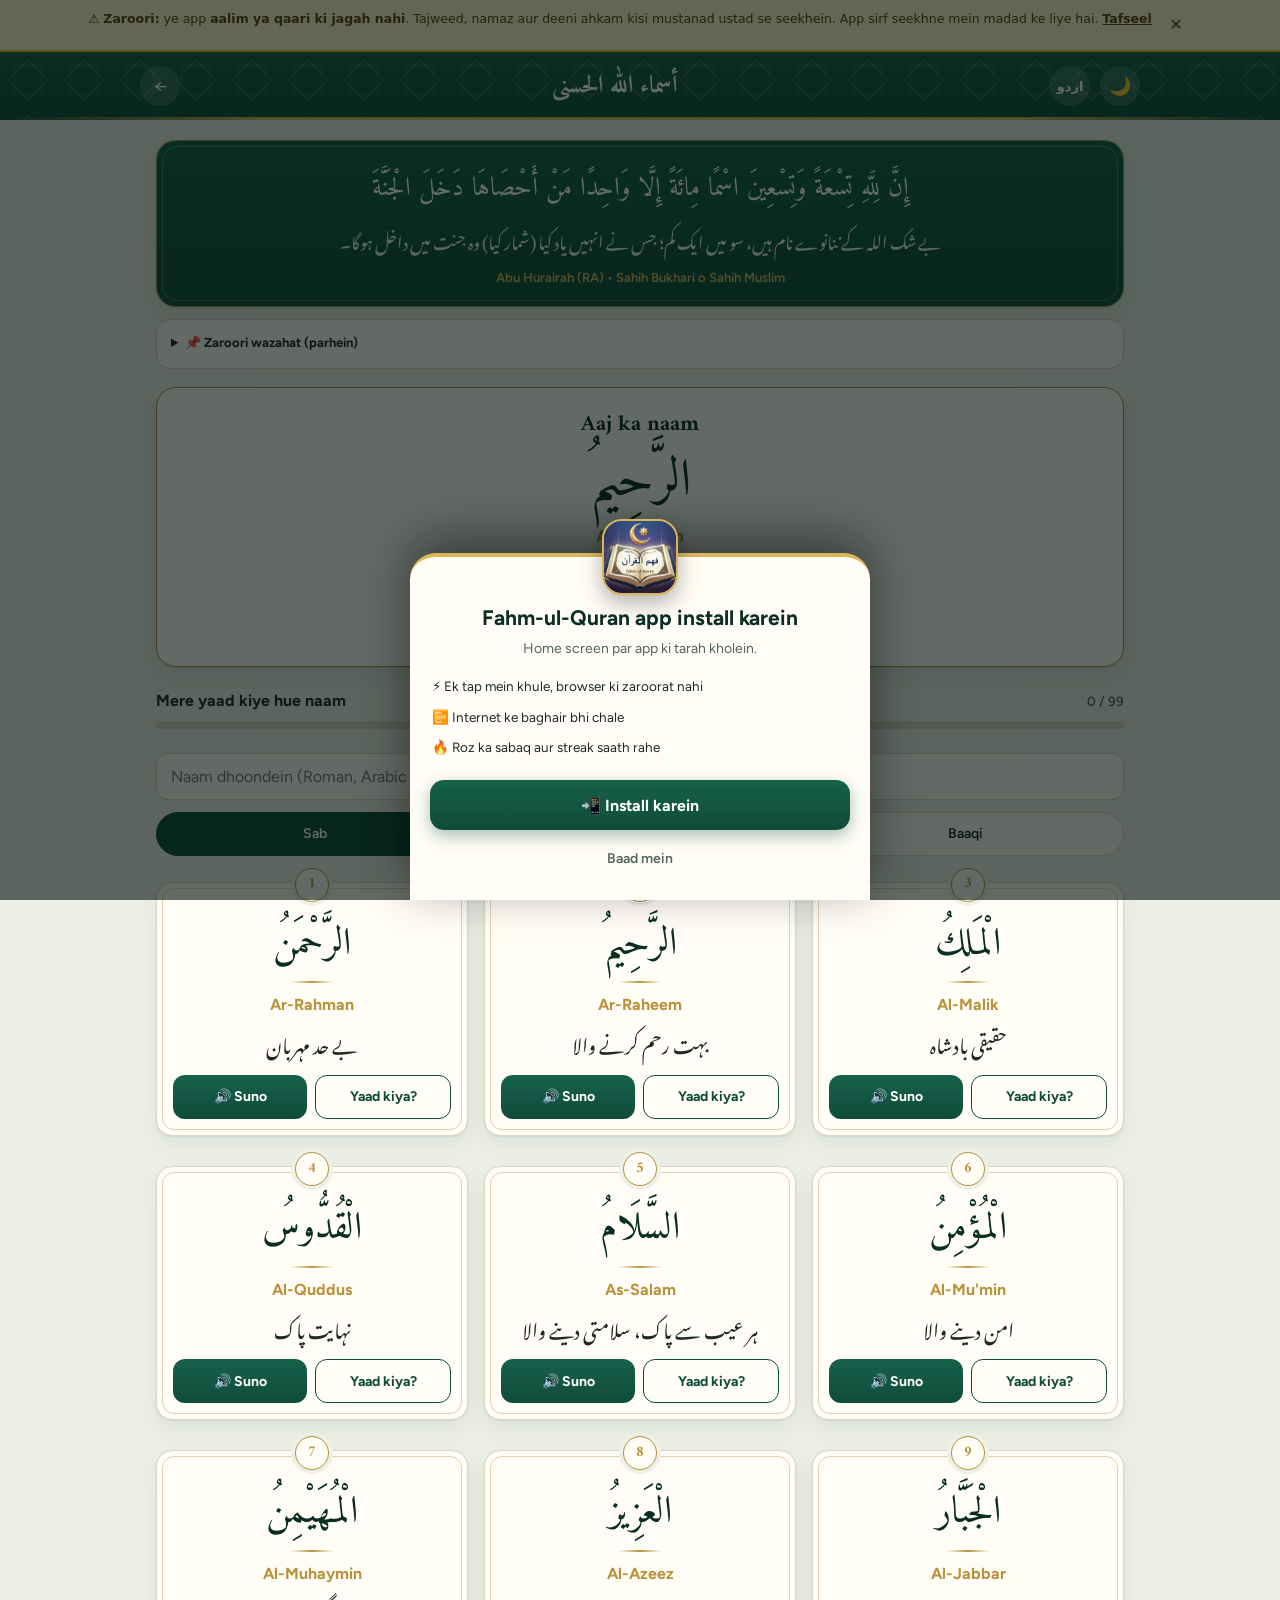
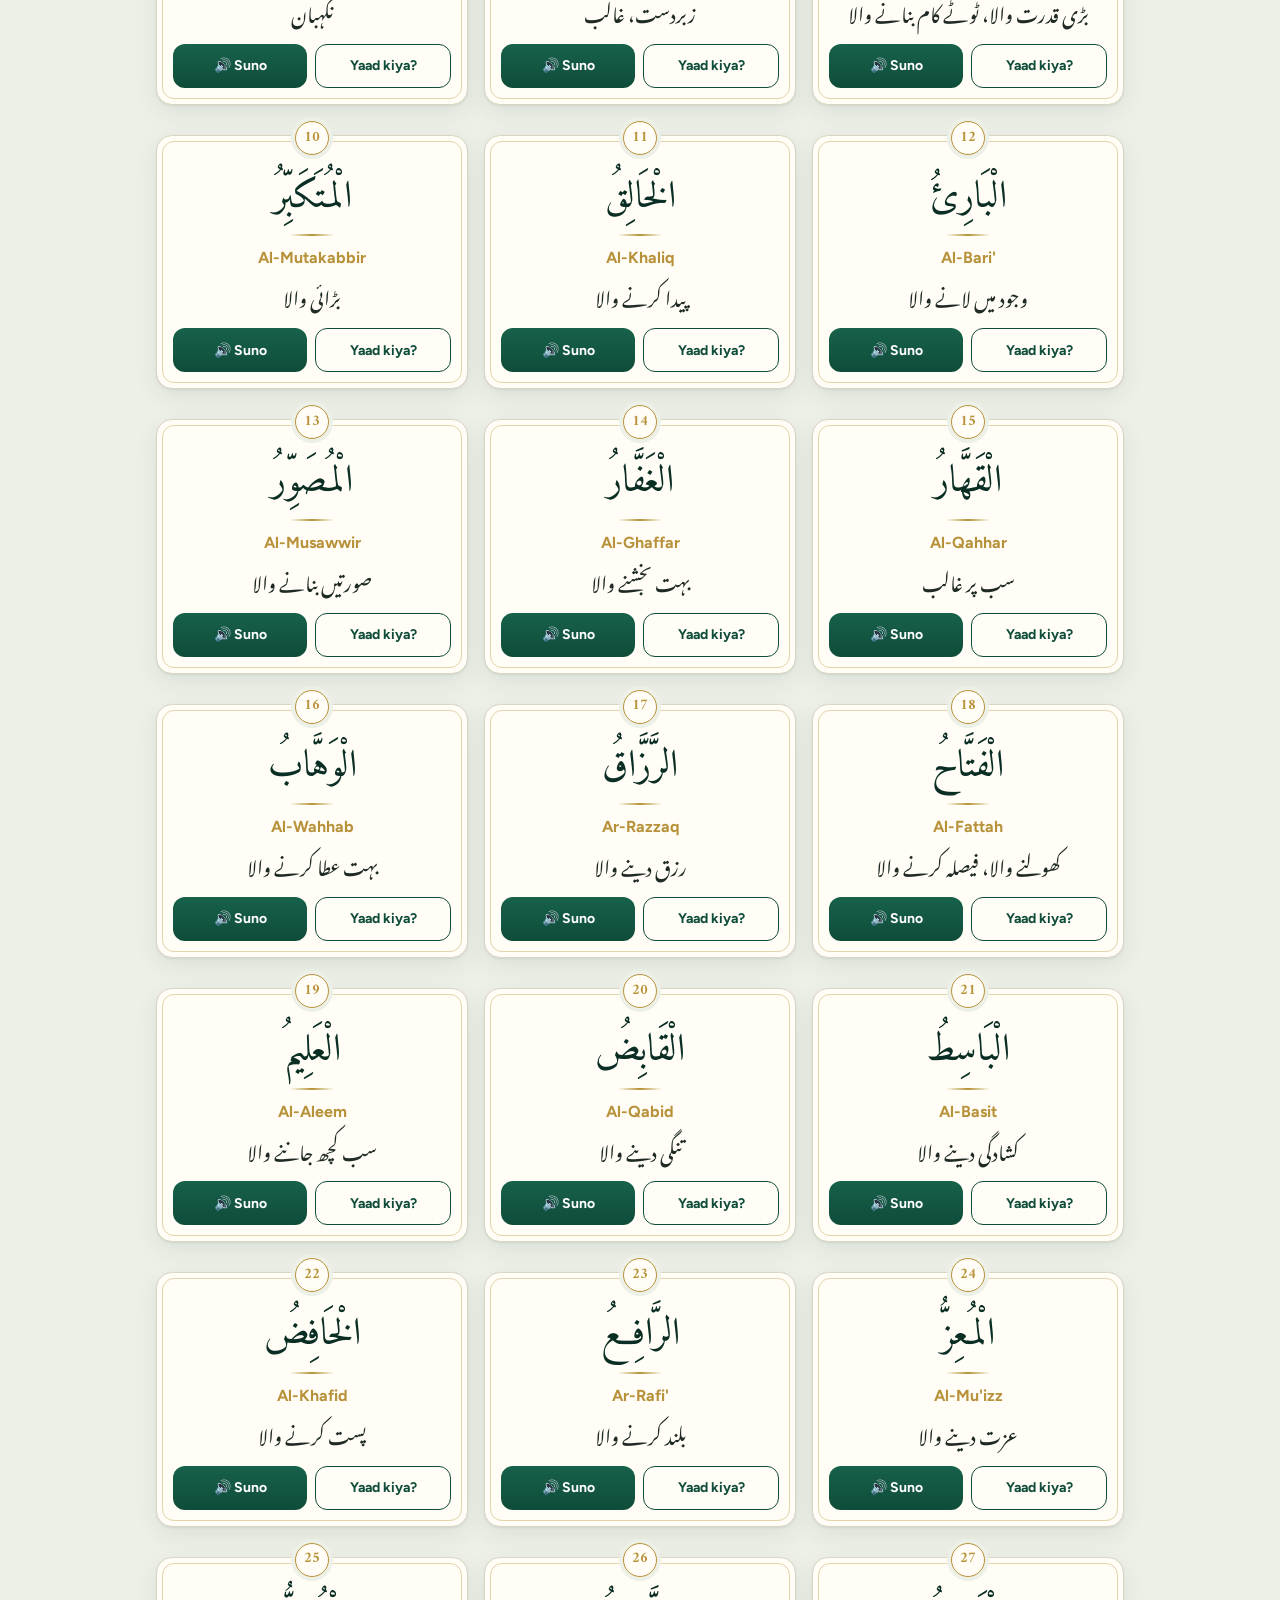
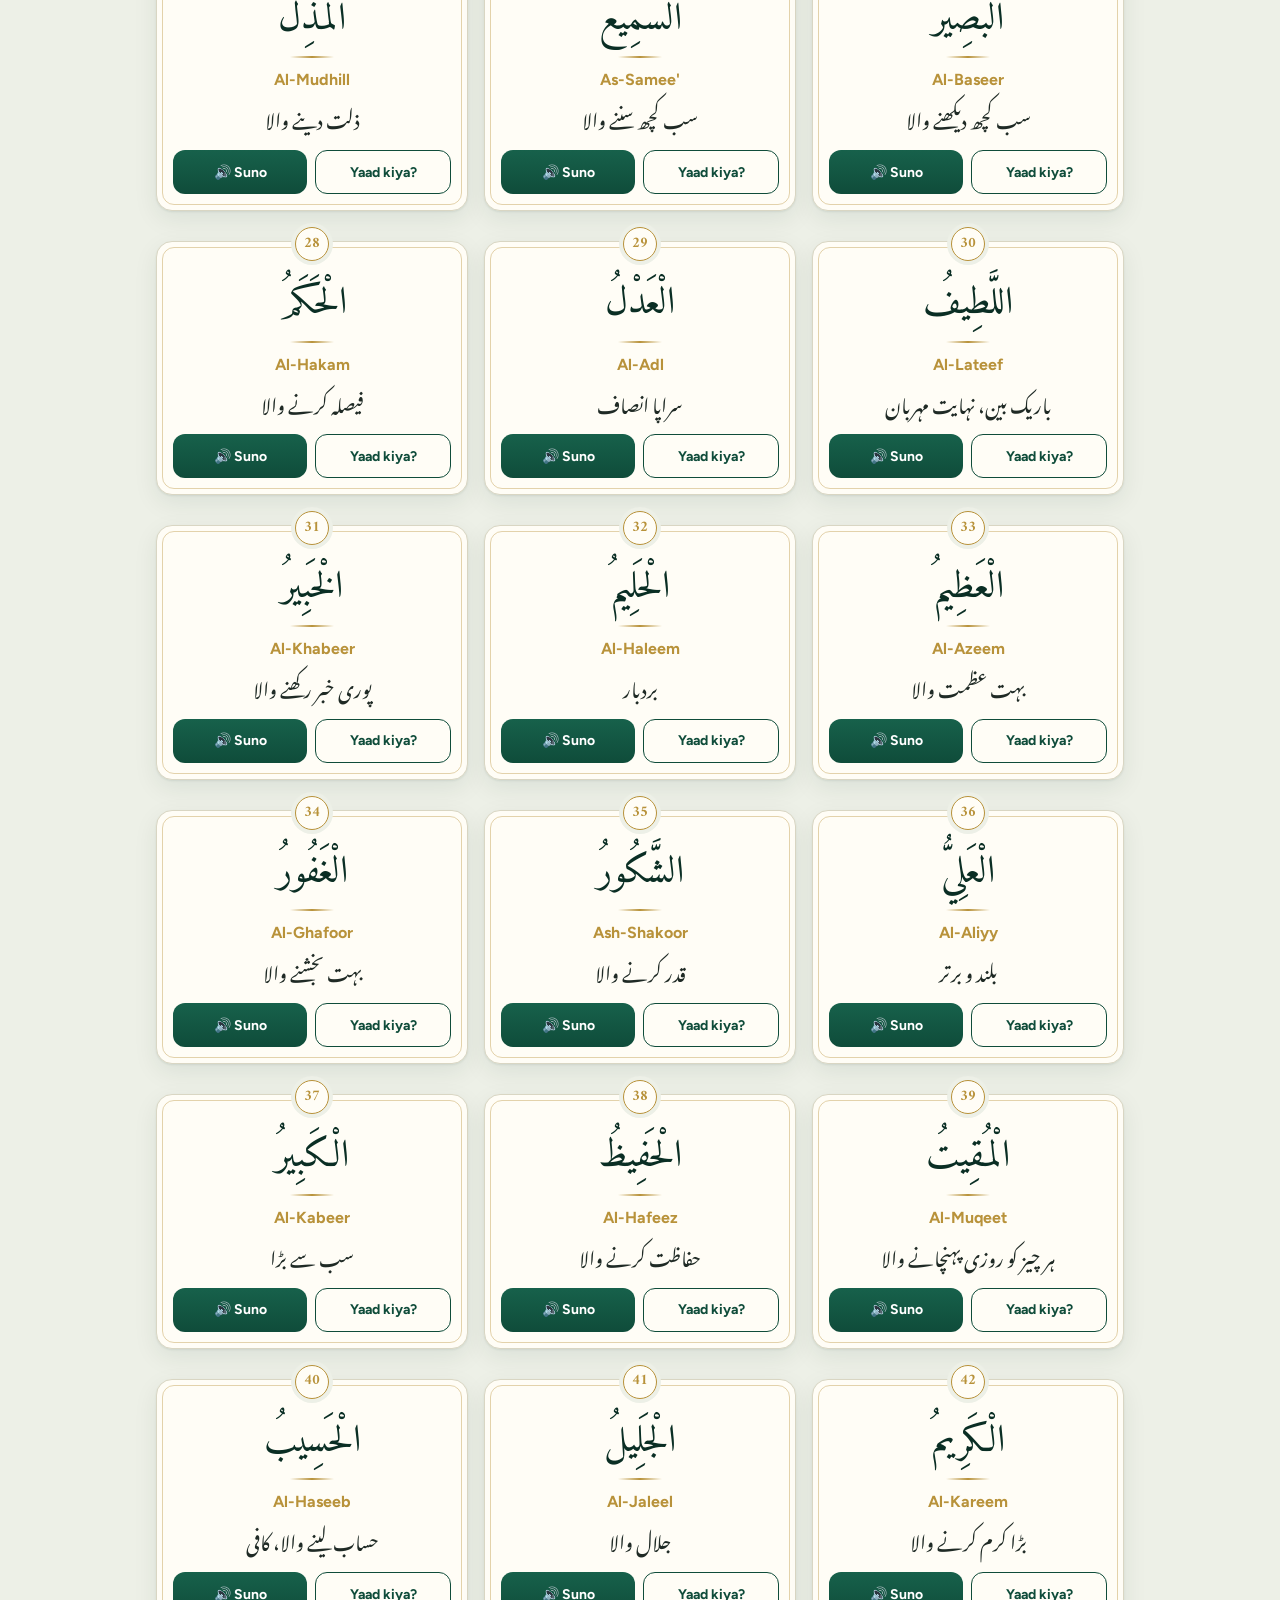
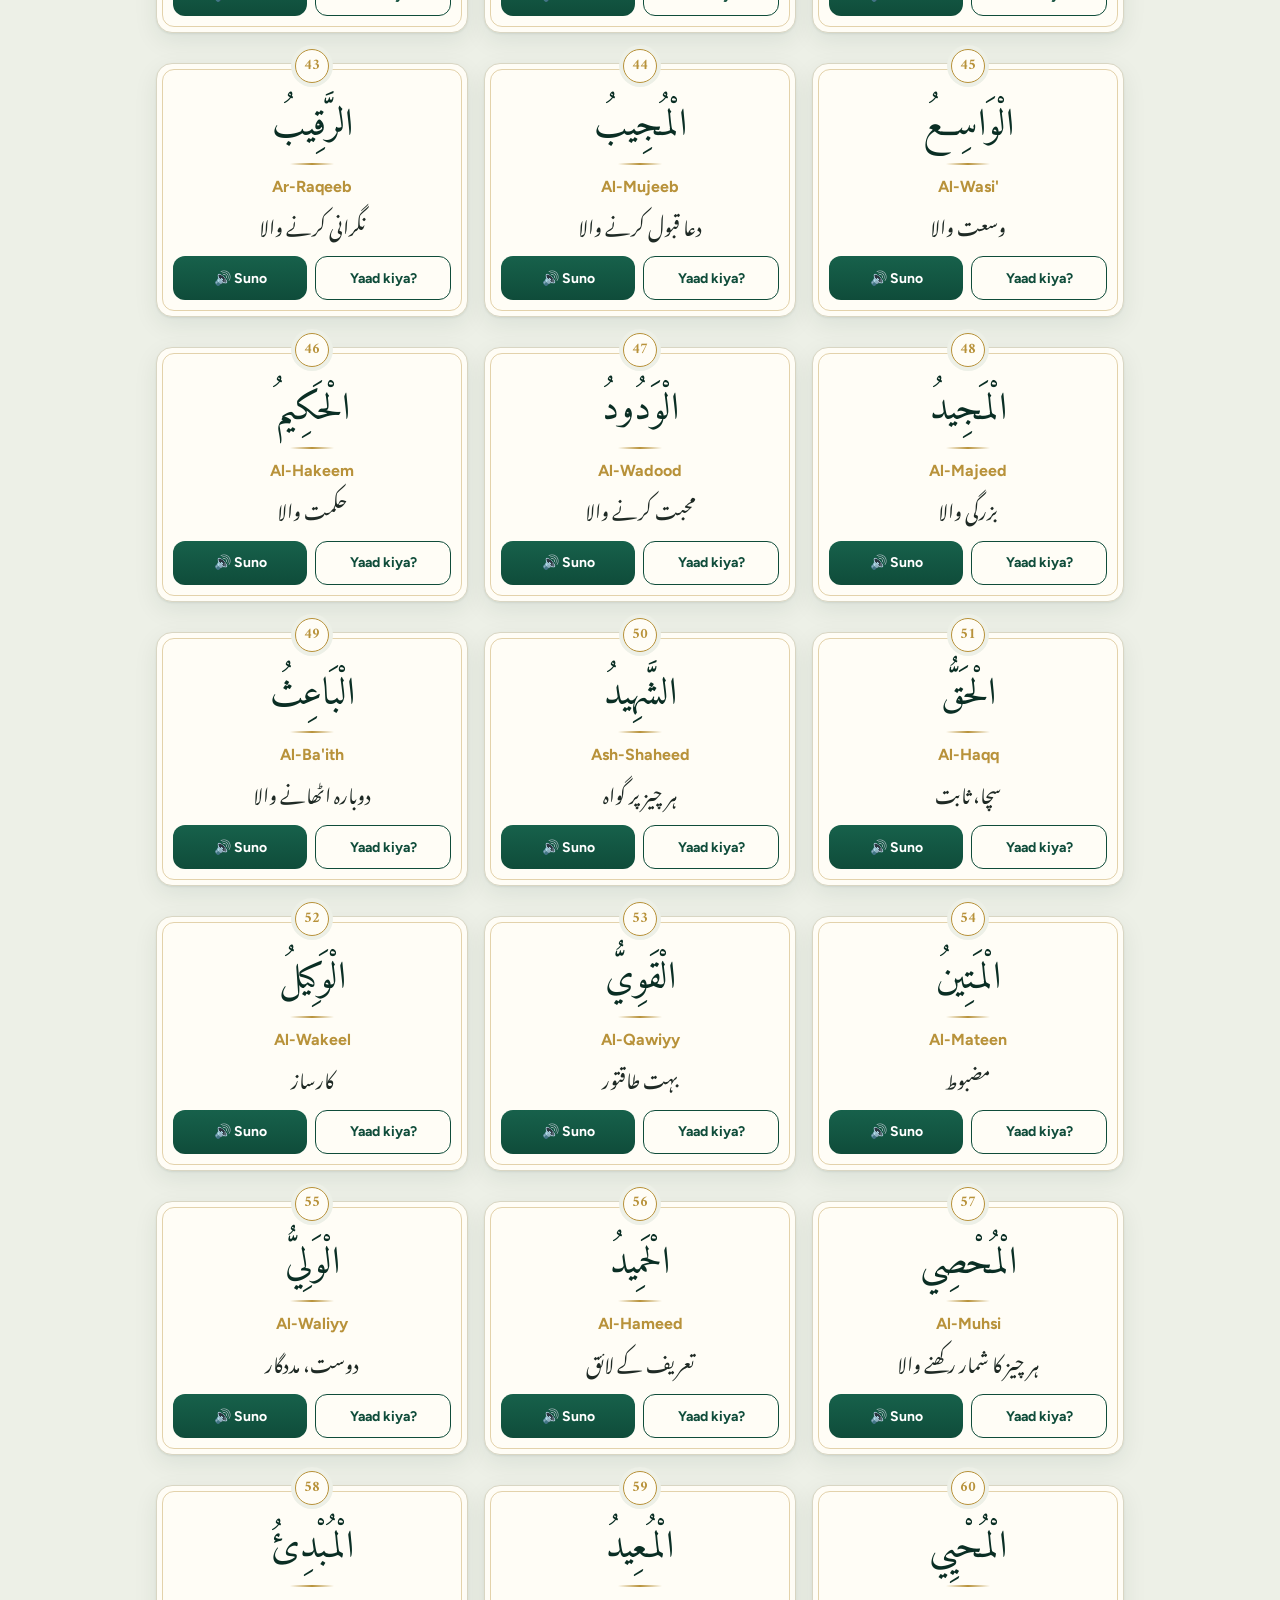
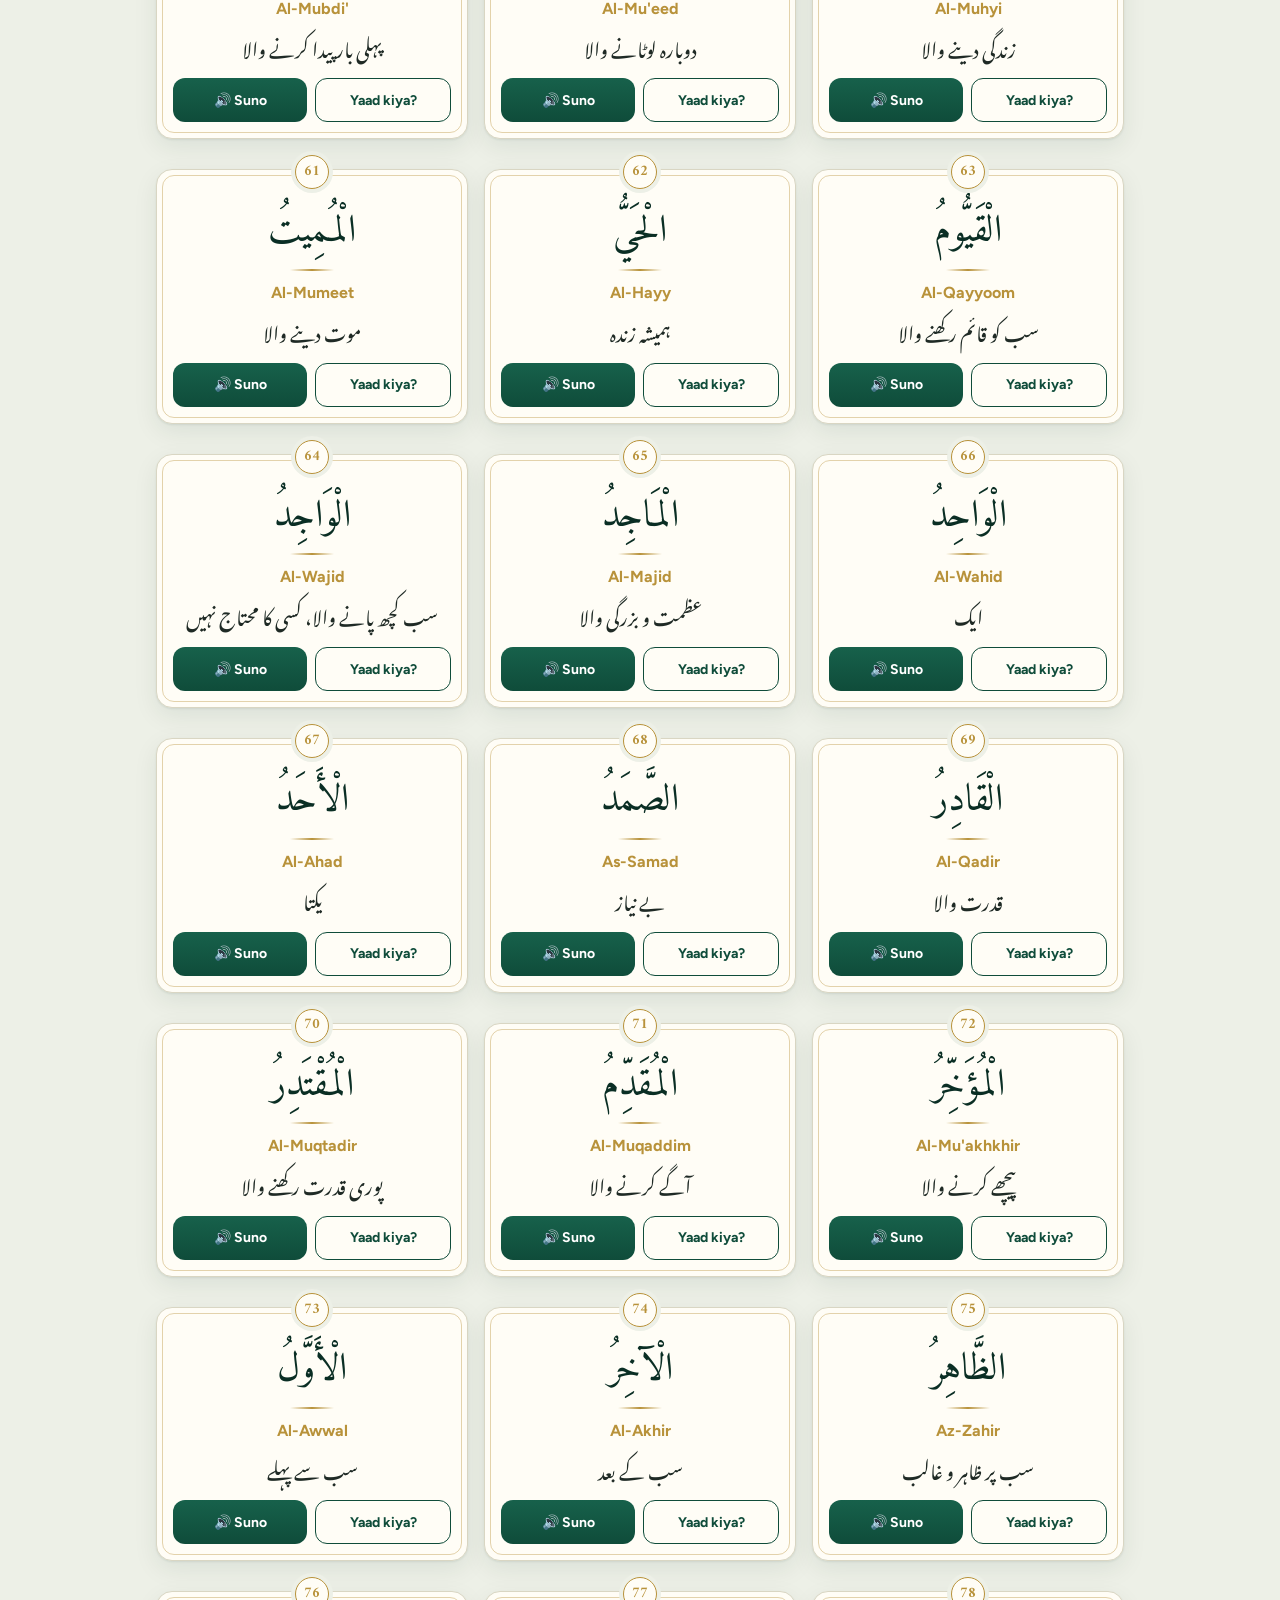
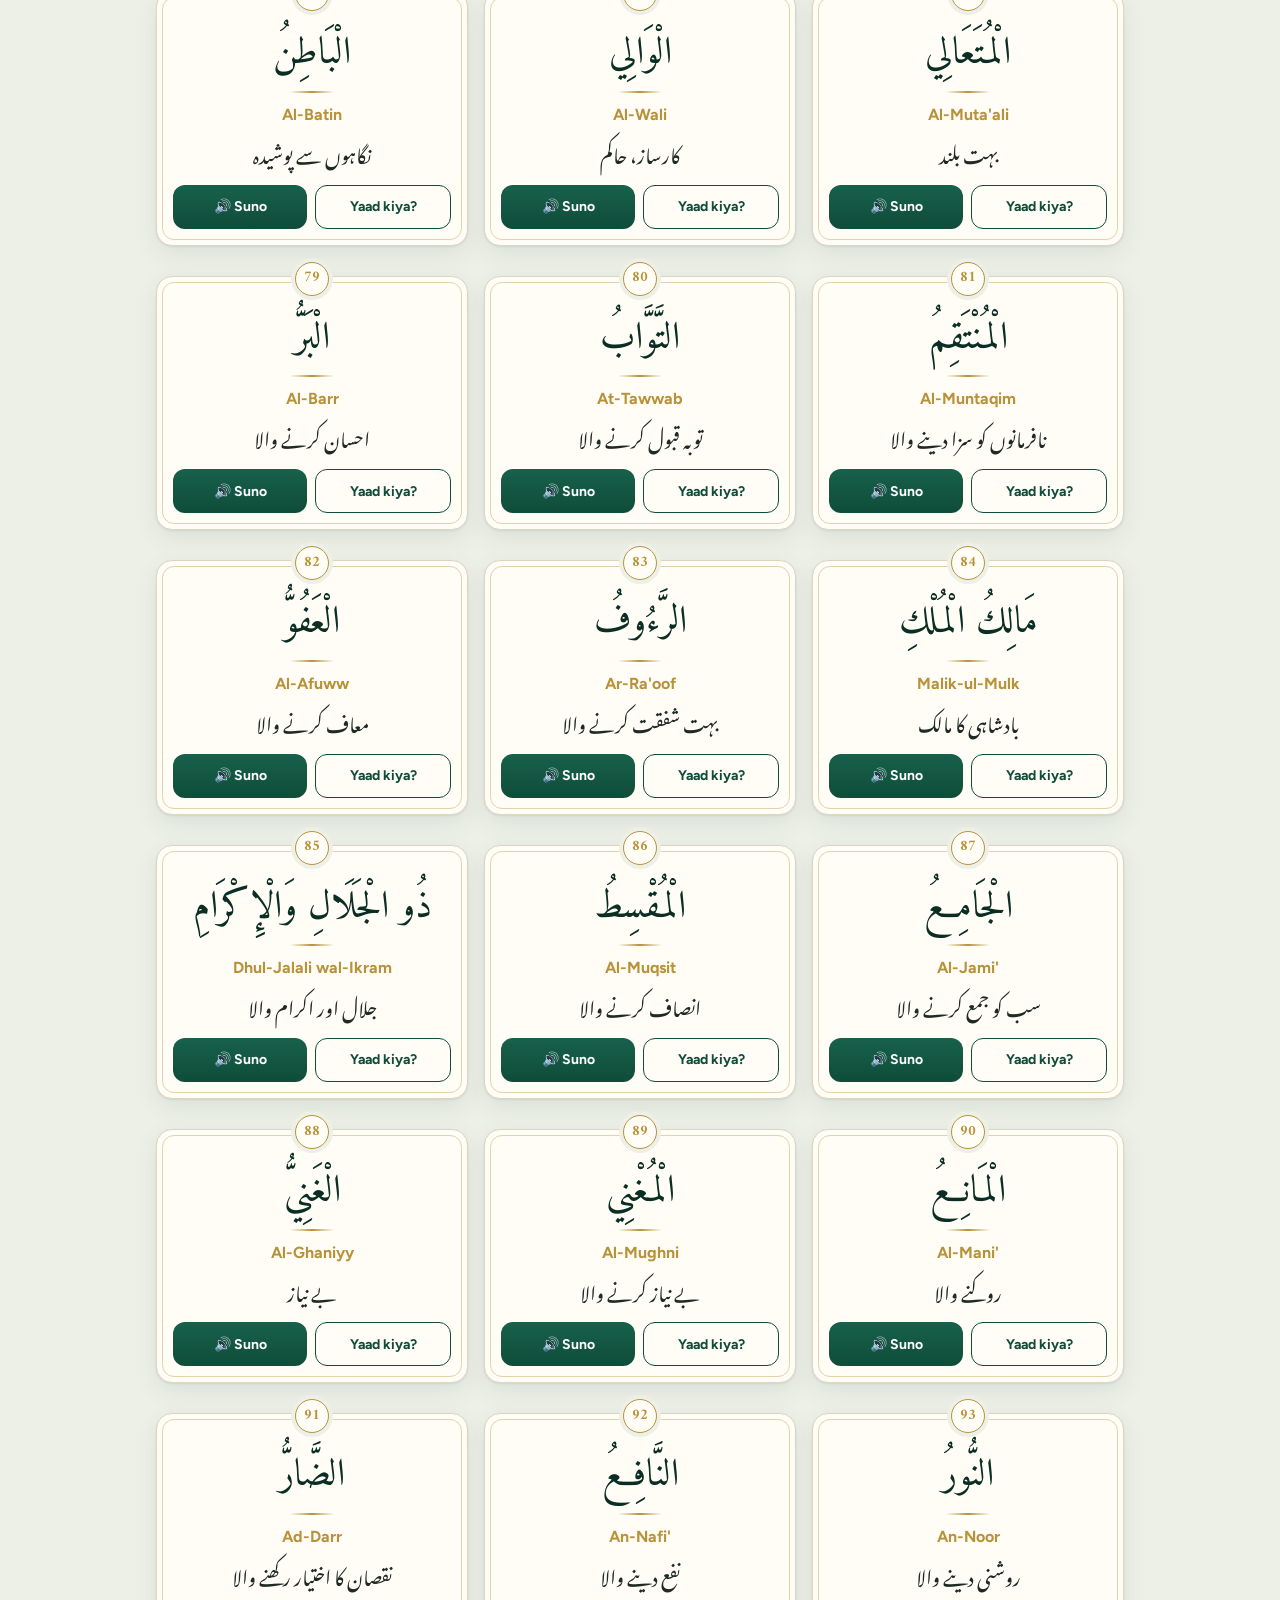
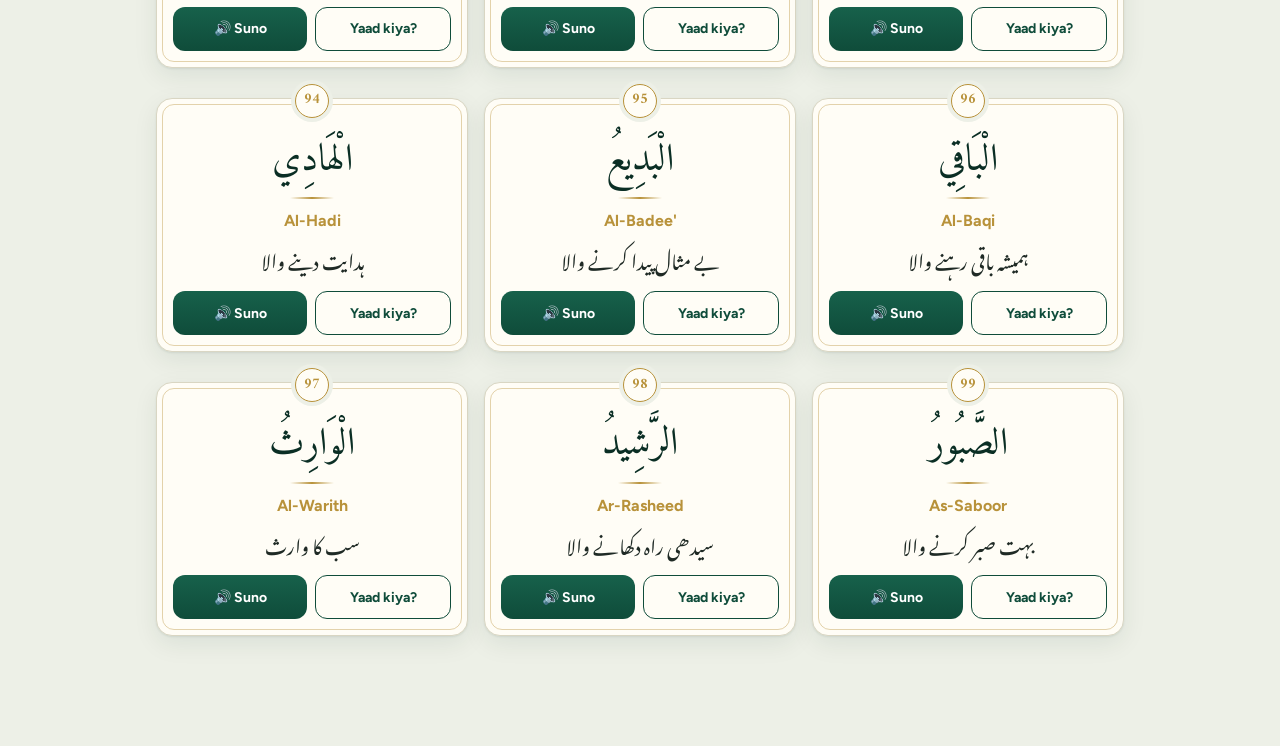
<file: asma.html>
<!DOCTYPE html>
<html lang="ur">
<head>
    <meta charset="UTF-8">
    <meta name="viewport" content="width=device-width, initial-scale=1.0, viewport-fit=cover">
    <title>Asma-ul-Husna - Fahm-ul-Quran</title>
    <link rel="icon" type="image/png" href="icon.png">
    <link rel="apple-touch-icon" href="icon.png">
    <link rel="manifest" href="manifest.json">
    <script src="themes.js"></script>
    <meta name="theme-color" content="#0F4C3A">
    <script>window.QS_LITE=1</script>
    <script src="app.js"></script>
    <script src="namaz.js" defer></script>
    <script src="sounds.js"></script>
    <link href="https://fonts.googleapis.com/css2?family=Amiri:wght@400;700&family=Noto+Nastaliq+Urdu:wght@400;700&family=Figtree:wght@400;500;600;700&display=swap" rel="stylesheet">
    <style>
        /* =====================================================
           DESIGN SYSTEM — Mushaf-inspired
           Zumurrud (emerald) + sona (gold) + kaghaz (paper)
           ===================================================== */
        :root {
            --primary: #0F4C3A;
            --primary-deep: #0A2E24;
            --secondary: #B8923A;
            --gold-bright: #D9B65A;
            --rubric: #9C3B2E;
            --ink: #0A2E24;
            --bg: #EDF0E7;
            --card-bg: #FFFDF6;
            --soft-bg: #F4F1E3;
            --text: #1F2A25;
            --text-light: #55645C;
            --border: #D9D6C3;
            --shadow: 0 1px 2px rgba(10,46,36,.08), 0 8px 24px rgba(10,46,36,.08);
            --star: url("data:image/svg+xml,%3Csvg xmlns='http://www.w3.org/2000/svg' width='56' height='56' viewBox='0 0 56 56'%3E%3Cg fill='none' stroke='%23D9B65A' stroke-opacity='.2' stroke-width='1'%3E%3Crect x='14' y='14' width='28' height='28'/%3E%3Crect x='14' y='14' width='28' height='28' transform='rotate(45 28 28)'/%3E%3C/g%3E%3C/svg%3E");
        }
        [data-theme="dark"] {
            --primary: #0C3A2C;
            --primary-deep: #07211A;
            --secondary: #D9B65A;
            --ink: #F0E9D0;
            --bg: #0A1411;
            --card-bg: #12211B;
            --soft-bg: #182A22;
            --text: #E8E3D0;
            --text-light: #A5B3AA;
            --border: #27403A;
            --shadow: 0 1px 2px rgba(0,0,0,.4), 0 8px 24px rgba(0,0,0,.35);
        }
        * { box-sizing: border-box; margin: 0; padding: 0; -webkit-tap-highlight-color: transparent; }
        body { font-family: 'Figtree', system-ui, sans-serif; background-color: var(--bg); color: var(--text); padding-bottom: 86px; line-height: 1.5; transition: background .3s, color .3s; }
        button, input, select { font-family: inherit; }
        a:focus-visible, button:focus-visible, select:focus-visible, input:focus-visible, .arabic:focus-visible, .urdu:focus-visible { outline: 3px solid var(--gold-bright); outline-offset: 2px; }


        /* ---------- Header ---------- */
        header { position: relative; background: linear-gradient(180deg, #14614A 0%, var(--primary) 100%); color: white; padding: 14px 16px; padding-top: calc(14px + env(safe-area-inset-top)); }
        header::before { content: ""; position: absolute; inset: 0; background-image: var(--star); pointer-events: none; }
        header::after { content: ""; position: absolute; left: 0; right: 0; bottom: 0; height: 3px; background: linear-gradient(90deg, transparent, var(--gold-bright) 20%, var(--gold-bright) 80%, transparent); }
        .header-top { position: relative; z-index: 1; display: flex; justify-content: space-between; align-items: center; max-width: 1000px; margin: 0 auto; gap: 10px; }
        .header-top h1 { font-family: 'Amiri', serif; font-size: 24px; font-weight: 700; line-height: 1.1; flex: 1; text-align: center; }
        .icon-btn { background: rgba(255,255,255,.14); border: none; font-size: 18px; cursor: pointer; color: white; width: 40px; height: 40px; border-radius: 50%; display: inline-flex; align-items: center; justify-content: center; text-decoration: none; }
        main { max-width: 1000px; margin: 0 auto; padding: 0 16px; }

        /* ---------- Hadith card ---------- */
        .hadith { margin-top: 20px; background: linear-gradient(180deg, #14614A, var(--primary)); color: #fff; border-radius: 20px; padding: 22px 18px 18px; position: relative; box-shadow: var(--shadow); border: 1px solid rgba(217,182,90,.6); }
        .hadith::after { content: ""; position: absolute; inset: 5px; border: 1px solid rgba(217,182,90,.35); border-radius: 15px; pointer-events: none; }
        .hadith .ar { font-family: 'Amiri', serif; font-size: 26px; line-height: 2; text-align: center; direction: rtl; color: #fff; }
        .hadith .ur { font-family: 'Noto Nastaliq Urdu', serif; font-size: 17px; line-height: 2.2; text-align: center; direction: rtl; color: rgba(255,255,255,.92); margin-top: 6px; }
        .hadith .ref { text-align: center; font-size: 13px; color: var(--gold-bright); font-weight: 600; margin-top: 10px; }
        .note { margin-top: 12px; background: var(--card-bg); border: 1px solid var(--border); border-radius: 14px; padding: 12px 14px; font-size: 13px; line-height: 1.7; color: var(--text-light); }
        .note b { color: var(--text); }

        /* ---------- Aaj ka naam ---------- */
        .today { margin-top: 18px; background: var(--card-bg); border-radius: 20px; padding: 20px 16px 16px; text-align: center; border: 1.5px solid var(--secondary); box-shadow: var(--shadow); }
        .today h2 { font-family: 'Amiri', serif; font-size: 22px; color: var(--ink); }
        .today .big { font-family: 'Amiri', serif; font-size: 52px; line-height: 1.6; color: var(--ink); }
        .today .rm { font-weight: 700; color: var(--secondary); font-size: 17px; }
        .today .um { font-family: 'Noto Nastaliq Urdu', serif; font-size: 20px; line-height: 2.2; color: var(--text); direction: rtl; }

        /* ---------- Progress & filter ---------- */
        .prog { margin: 22px 0 10px; }
        .prog .row { display: flex; justify-content: space-between; align-items: baseline; font-weight: 700; }
        .prog .row small { color: var(--text-light); font-weight: 600; }
        .bar { height: 8px; background: var(--border); border-radius: 8px; margin-top: 8px; overflow: hidden; }
        .bar i { display: block; height: 100%; width: 0; background: linear-gradient(90deg, var(--primary), var(--gold-bright)); border-radius: 8px; transition: width .4s; }
        .search { width: 100%; padding: 13px 14px; border: 1.5px solid var(--border); border-radius: 12px; font-size: 16px; background: var(--card-bg); color: var(--text); margin-top: 14px; }
        .search:focus { border-color: var(--primary); outline: none; box-shadow: 0 0 0 3px rgba(15,76,58,.18); }
        .tabs { display: flex; gap: 8px; margin: 12px 0 4px; overflow-x: auto; scrollbar-width: none; }
        .tabs button { flex: 1; min-width: 90px; padding: 10px 12px; border-radius: 22px; border: 1.5px solid var(--border); background: var(--card-bg); color: var(--text); font-weight: 600; font-size: 14px; cursor: pointer; min-height: 44px; }
        .tabs button.on { background: var(--primary); color: #fff; border-color: var(--primary); }
        [data-theme="dark"] .tabs button.on { background: var(--gold-bright); color: #07211A; border-color: var(--gold-bright); }

        /* ---------- Name cards ---------- */
        .grid { display: grid; grid-template-columns: repeat(auto-fill, minmax(280px, 1fr)); gap: 30px 16px; margin: 26px 0 24px; }
        .card { position: relative; background: var(--card-bg); border-radius: 16px; padding: 30px 16px 16px; box-shadow: var(--shadow); border: 1px solid var(--border); text-align: center; }
        .card::after { content: ""; position: absolute; inset: 5px; border: 1px solid rgba(184,146,58,.4); border-radius: 12px; pointer-events: none; }
        .card .no { position: absolute; top: -15px; left: 50%; transform: translateX(-50%); width: 34px; height: 34px; border-radius: 50%; background: var(--card-bg); border: 1.5px solid var(--secondary); color: var(--secondary); font-family: 'Amiri', serif; font-weight: 700; font-size: 15px; display: flex; align-items: center; justify-content: center; z-index: 1; box-shadow: 0 0 0 4px var(--bg); }
        .card.done { border-color: var(--primary); }
        .card.done .no { background: var(--primary); color: #fff; border-color: var(--primary); }
        [data-theme="dark"] .card.done .no { background: var(--gold-bright); color: #07211A; border-color: var(--gold-bright); }
        .card .ar { font-family: 'Amiri', serif; font-size: 38px; line-height: 1.7; color: var(--ink); direction: rtl; }
        .card .rm { position: relative; font-weight: 700; font-size: 16px; color: var(--secondary); padding-top: 12px; margin: 4px 0; }
        .card .rm::before { content: ""; position: absolute; top: 0; left: 50%; width: 44px; height: 2px; transform: translateX(-50%); background: linear-gradient(90deg, transparent, var(--secondary), transparent); }
        .today .um.m-ro, .today .um.m-hi, .card .um.m-ro, .card .um.m-hi { direction: ltr; font-family: inherit; font-size: 17px; line-height: 1.8; font-weight: 600; }
        .card .um { font-family: 'Noto Nastaliq Urdu', serif; font-size: 19px; line-height: 2.2; color: var(--text); direction: rtl; }
        .acts { display: flex; gap: 8px; margin-top: 12px; position: relative; z-index: 2; }
        .acts button { flex: 1; padding: 10px 8px; border-radius: 12px; font-weight: 700; font-size: 14px; cursor: pointer; min-height: 44px; }
        .btn-suno { background: linear-gradient(180deg, #17614B, var(--primary)); color: #fff; border: none; }
        .btn-yaad { background: transparent; color: var(--primary); border: 1.5px solid var(--primary); }
        .card.done .btn-yaad { background: rgba(15,76,58,.12); }
        [data-theme="dark"] .btn-yaad { color: var(--gold-bright); border-color: var(--gold-bright); }
        .qs-on { outline: none !important; background: var(--rubric) !important; color: #fff !important; }
        .empty { text-align: center; color: var(--text-light); padding: 30px 10px; grid-column: 1 / -1; }
        a:focus-visible, button:focus-visible, input:focus-visible { outline: 3px solid var(--gold-bright); outline-offset: 2px; }
        @media (prefers-reduced-motion: reduce) { * { animation: none !important; transition: none !important; } }
    </style>
</head>
<body>
<!-- ⚠️ Deeni disclaimer: tajweed / dua / asma / games / bazm -->
<div id="deeniNotice" role="note">
    <span>⚠️ <b>Zaroori:</b> ye app <b>aalim ya qaari ki jagah nahi</b>. Tajweed, namaz aur deeni ahkam kisi mustanad ustad se seekhein. App sirf seekhne mein madad ke liye hai. <a href="privacy.html">Tafseel</a></span>
    <button type="button" aria-label="Band karein" onclick="this.parentElement.style.display='none';try{sessionStorage.setItem('deeniNoticeHide','1')}catch(e){}">✕</button>
</div>
<style>
#deeniNotice{display:flex;align-items:flex-start;gap:8px;justify-content:center;background:#FFF3CD;border-bottom:2px solid #FFC107;color:#5a4400;padding:9px 12px;font:12.5px/1.6 system-ui,-apple-system,sans-serif;text-align:center}
#deeniNotice a{color:inherit;font-weight:700}
#deeniNotice button{flex:0 0 auto;background:transparent;border:none;color:inherit;font-weight:700;font-size:16px;line-height:1;cursor:pointer;padding:2px 6px;min-width:32px;min-height:32px}
[data-theme="dark"] #deeniNotice{background:#3a2f0b;border-bottom-color:#B8923A;color:#f3e6b5}
</style>
<script>(function(){try{if(sessionStorage.getItem('deeniNoticeHide')==='1')document.getElementById('deeniNotice').style.display='none';}catch(e){}})();</script>
    <header>
        <div class="header-top">
            <a class="icon-btn" href="index.html" aria-label="Wapas">←</a>
            <h1>أسماء الله الحسنى</h1>
            <button class="icon-btn" id="langBtn" onclick="cycleMeaningLang()" style="font-size:13px;font-weight:700;min-width:40px" title="Matlab: Urdu / Roman / Hindi">اردو</button>
            <button class="icon-btn" id="themeBtn" onclick="toggleTheme()" aria-label="Theme">🌙</button>
        </div>
    </header>

    <main>
        <section class="hadith">
            <div class="ar">إِنَّ لِلَّهِ تِسْعَةً وَتِسْعِينَ اسْمًا مِائَةً إِلَّا وَاحِدًا مَنْ أَحْصَاهَا دَخَلَ الْجَنَّةَ</div>
            <div class="ur">بے شک اللہ کے ننانوے نام ہیں، سو میں ایک کم؛ جس نے انہیں یاد کیا (شمار کیا) وہ جنت میں داخل ہوگا۔</div>
            <div class="ref">Abu Hurairah (RA) • Sahih Bukhari o Sahih Muslim</div>
        </section>

        <details class="note">
            <summary style="cursor:pointer;font-weight:700;color:var(--text);min-height:24px;">📌 Zaroori wazahat (parhein)</summary>
            <p style="margin-top:8px;">99 naamon ki tafseeli fehrist Tirmidhi aur Ibn Majah ki riwayaton mein aati hai (Walid bin Muslim ke tareeq se). Ulama ka is par ikhtilaf hai ke ye tafseeli fehrist Nabi ﷺ ke alfaaz hain ya kisi raawi ka izafa, is liye yahan <b>mashhoor fehrist</b> di gayi hai. Allah ke naam 99 tak mehdood nahi. "Ihsa" (yaad karna) ke maani ulama ne gin lena, yaad karna, samajhna aur taqaze par amal karna bhi bayan kiye hain. Kuch naam jode ki shakl mein liye jate hain (jaise Al-Mu'izz / Al-Mudhill, An-Nafi' / Ad-Darr), akele nahi.</p>
        </details>

        <section class="today" id="today"></section>

        <div class="prog">
            <div class="row"><span>Mere yaad kiye hue naam</span><small id="progText">0 / 99</small></div>
            <div class="bar"><i id="progFill"></i></div>
        </div>

        <input class="search" id="q" type="search" placeholder="Naam dhoondein (Roman, Arabic ya Urdu)" oninput="render()" autocomplete="off">
        <div class="tabs" id="tabs">
            <button class="on" data-f="all" onclick="setFilter('all')">Sab</button>
            <button data-f="done" onclick="setFilter('done')">Yaad hain</button>
            <button data-f="todo" onclick="setFilter('todo')">Baaqi</button>
        </div>

        <div class="grid" id="grid"></div>
    </main>

    <script>
        const ML = ['u','ro','hi'], ML_LABEL = { u: 'اردو', ro: 'Roman', hi: 'हिन्दी' };
        let meaningLang = localStorage.getItem('meaningLang'); if (ML.indexOf(meaningLang) < 0) meaningLang = 'u';
        function mean(n) { return meaningLang === 'ro' ? n[3] : meaningLang === 'hi' ? n[4] : n[2]; }
        function mcls() { return meaningLang === 'u' ? 'um' : 'um m-' + meaningLang; }
        function cycleMeaningLang() {
            meaningLang = ML[(ML.indexOf(meaningLang) + 1) % ML.length];
            localStorage.setItem('meaningLang', meaningLang);
            const b = document.getElementById('langBtn'); if (b) b.innerText = ML_LABEL[meaningLang];
            if (typeof renderToday === 'function') renderToday();
            if (typeof render === 'function') render();
        }
        const NAMES = [["الرَّحْمَنُ","Ar-Rahman","بے حد مہربان","Be-had meharbaan","बेहद मेहरबान"],["الرَّحِيمُ","Ar-Raheem","بہت رحم کرنے والا","Bahut rahm karne wala","बहुत रहम करने वाला"],["الْمَلِكُ","Al-Malik","حقیقی بادشاہ","Haqeeqi baadshaah","हक़ीक़ी बादशाह"],["الْقُدُّوسُ","Al-Quddus","نہایت پاک","Nihayat paak","निहायत पाक"],["السَّلَامُ","As-Salam","ہر عیب سے پاک، سلامتی دینے والا","Har aib se paak, salaamti dene wala","हर ऐब से पाक, सलामती देने वाला"],["الْمُؤْمِنُ","Al-Mu'min","امن دینے والا","Aman dene wala","अमन देने वाला"],["الْمُهَيْمِنُ","Al-Muhaymin","نگہبان","Nigehbaan","निगहबान"],["الْعَزِيزُ","Al-Azeez","زبردست، غالب","Zabardast, ghaalib","ज़बरदस्त, ग़ालिब"],["الْجَبَّارُ","Al-Jabbar","بڑی قدرت والا، ٹوٹے کام بنانے والا","Badi qudrat wala, toote kaam banaane wala","बड़ी क़ुदरत वाला, टूटे काम बनाने वाला"],["الْمُتَكَبِّرُ","Al-Mutakabbir","بڑائی والا","Badaai wala","बड़ाई वाला"],["الْخَالِقُ","Al-Khaliq","پیدا کرنے والا","Paida karne wala","पैदा करने वाला"],["الْبَارِئُ","Al-Bari'","وجود میں لانے والا","Wajood mein laane wala","वजूद में लाने वाला"],["الْمُصَوِّرُ","Al-Musawwir","صورتیں بنانے والا","Soorten banaane wala","सूरतें बनाने वाला"],["الْغَفَّارُ","Al-Ghaffar","بہت بخشنے والا","Bahut bakhshne wala","बहुत बख़्शने वाला"],["الْقَهَّارُ","Al-Qahhar","سب پر غالب","Sab par ghaalib","सब पर ग़ालिब"],["الْوَهَّابُ","Al-Wahhab","بہت عطا کرنے والا","Bahut ata karne wala","बहुत अता करने वाला"],["الرَّزَّاقُ","Ar-Razzaq","رزق دینے والا","Rizq dene wala","रिज़्क़ देने वाला"],["الْفَتَّاحُ","Al-Fattah","کھولنے والا، فیصلہ کرنے والا","Kholne wala, faisla karne wala","खोलने वाला, फ़ैसला करने वाला"],["الْعَلِيمُ","Al-Aleem","سب کچھ جاننے والا","Sab kuch jaanne wala","सब कुछ जानने वाला"],["الْقَابِضُ","Al-Qabid","تنگی دینے والا","Tangi dene wala","तंगी देने वाला"],["الْبَاسِطُ","Al-Basit","کشادگی دینے والا","Kushaadgi dene wala","कुशादगी देने वाला"],["الْخَافِضُ","Al-Khafid","پست کرنے والا","Past karne wala","पस्त करने वाला"],["الرَّافِعُ","Ar-Rafi'","بلند کرنے والا","Buland karne wala","बुलंद करने वाला"],["الْمُعِزُّ","Al-Mu'izz","عزت دینے والا","Izzat dene wala","इज़्ज़त देने वाला"],["الْمُذِلُّ","Al-Mudhill","ذلت دینے والا","Zillat dene wala","ज़िल्लत देने वाला"],["السَّمِيعُ","As-Samee'","سب کچھ سننے والا","Sab kuch sunne wala","सब कुछ सुनने वाला"],["الْبَصِيرُ","Al-Baseer","سب کچھ دیکھنے والا","Sab kuch dekhne wala","सब कुछ देखने वाला"],["الْحَكَمُ","Al-Hakam","فیصلہ کرنے والا","Faisla karne wala","फ़ैसला करने वाला"],["الْعَدْلُ","Al-Adl","سراپا انصاف","Sarapa insaaf","सरापा इंसाफ़"],["اللَّطِيفُ","Al-Lateef","باریک بین، نہایت مہربان","Baareek been, nihayat meharbaan","बारीक बीन, निहायत मेहरबान"],["الْخَبِيرُ","Al-Khabeer","پوری خبر رکھنے والا","Poori khabar rakhne wala","पूरी ख़बर रखने वाला"],["الْحَلِيمُ","Al-Haleem","بردبار","Bardbaar","बुर्दबार"],["الْعَظِيمُ","Al-Azeem","بہت عظمت والا","Bahut azmat wala","बहुत अज़मत वाला"],["الْغَفُورُ","Al-Ghafoor","بہت بخشنے والا","Bahut bakhshne wala","बहुत बख़्शने वाला"],["الشَّكُورُ","Ash-Shakoor","قدر کرنے والا","Qadr karne wala","क़द्र करने वाला"],["الْعَلِيُّ","Al-Aliyy","بلند و برتر","Buland o bartar","बुलंद-ओ-बरतर"],["الْكَبِيرُ","Al-Kabeer","سب سے بڑا","Sab se bada","सब से बड़ा"],["الْحَفِيظُ","Al-Hafeez","حفاظت کرنے والا","Hifaazat karne wala","हिफ़ाज़त करने वाला"],["الْمُقِيتُ","Al-Muqeet","ہر چیز کو روزی پہنچانے والا","Har cheez ko rozi pahunchaane wala","हर चीज़ को रोज़ी पहुँचाने वाला"],["الْحَسِيبُ","Al-Haseeb","حساب لینے والا، کافی","Hisaab lene wala, kaafi","हिसाब लेने वाला, काफ़ी"],["الْجَلِيلُ","Al-Jaleel","جلال والا","Jalaal wala","जलाल वाला"],["الْكَرِيمُ","Al-Kareem","بڑا کرم کرنے والا","Bada karam karne wala","बड़ा करम करने वाला"],["الرَّقِيبُ","Ar-Raqeeb","نگرانی کرنے والا","Nigraani karne wala","निगरानी करने वाला"],["الْمُجِيبُ","Al-Mujeeb","دعا قبول کرنے والا","Dua qubool karne wala","दुआ क़बूल करने वाला"],["الْوَاسِعُ","Al-Wasi'","وسعت والا","Wusat wala","वुसअत वाला"],["الْحَكِيمُ","Al-Hakeem","حکمت والا","Hikmat wala","हिकमत वाला"],["الْوَدُودُ","Al-Wadood","محبت کرنے والا","Mohabbat karne wala","मोहब्बत करने वाला"],["الْمَجِيدُ","Al-Majeed","بزرگی والا","Buzurgi wala","बुज़ुर्गी वाला"],["الْبَاعِثُ","Al-Ba'ith","دوبارہ اٹھانے والا","Dobara uthaane wala","दोबारा उठाने वाला"],["الشَّهِيدُ","Ash-Shaheed","ہر چیز پر گواہ","Har cheez par gawaah","हर चीज़ पर गवाह"],["الْحَقُّ","Al-Haqq","سچا، ثابت","Sachcha, saabit","सच्चा, साबित"],["الْوَكِيلُ","Al-Wakeel","کارساز","Kaarsaaz","कारसाज़"],["الْقَوِيُّ","Al-Qawiyy","بہت طاقتور","Bahut taaqatwar","बहुत ताक़तवर"],["الْمَتِينُ","Al-Mateen","مضبوط","Mazboot","मज़बूत"],["الْوَلِيُّ","Al-Waliyy","دوست، مددگار","Dost, madadgaar","दोस्त, मददगार"],["الْحَمِيدُ","Al-Hameed","تعریف کے لائق","Taareef ke laayaq","तारीफ़ के लायक़"],["الْمُحْصِي","Al-Muhsi","ہر چیز کا شمار رکھنے والا","Har cheez ka shumaar rakhne wala","हर चीज़ का शुमार रखने वाला"],["الْمُبْدِئُ","Al-Mubdi'","پہلی بار پیدا کرنے والا","Pehli baar paida karne wala","पहली बार पैदा करने वाला"],["الْمُعِيدُ","Al-Mu'eed","دوبارہ لوٹانے والا","Dobara lautaane wala","दोबारा लौटाने वाला"],["الْمُحْيِي","Al-Muhyi","زندگی دینے والا","Zindagi dene wala","ज़िंदगी देने वाला"],["الْمُمِيتُ","Al-Mumeet","موت دینے والا","Maut dene wala","मौत देने वाला"],["الْحَيُّ","Al-Hayy","ہمیشہ زندہ","Hamesha zinda","हमेशा ज़िंदा"],["الْقَيُّومُ","Al-Qayyoom","سب کو قائم رکھنے والا","Sab ko qaaim rakhne wala","सब को क़ायम रखने वाला"],["الْوَاجِدُ","Al-Wajid","سب کچھ پانے والا، کسی کا محتاج نہیں","Sab kuch paane wala, kisi ka mohtaaj nahin","सब कुछ पाने वाला, किसी का मोहताज नहीं"],["الْمَاجِدُ","Al-Majid","عظمت و بزرگی والا","Azmat o buzurgi wala","अज़मत-ओ-बुज़ुर्गी वाला"],["الْوَاحِدُ","Al-Wahid","ایک","Ek","एक"],["الْأَحَدُ","Al-Ahad","یکتا","Yaktaa","यकता"],["الصَّمَدُ","As-Samad","بے نیاز","Be-niyaaz","बे-नियाज़"],["الْقَادِرُ","Al-Qadir","قدرت والا","Qudrat wala","क़ुदरत वाला"],["الْمُقْتَدِرُ","Al-Muqtadir","پوری قدرت رکھنے والا","Poori qudrat rakhne wala","पूरी क़ुदरत रखने वाला"],["الْمُقَدِّمُ","Al-Muqaddim","آگے کرنے والا","Aage karne wala","आगे करने वाला"],["الْمُؤَخِّرُ","Al-Mu'akhkhir","پیچھے کرنے والا","Peechhe karne wala","पीछे करने वाला"],["الْأَوَّلُ","Al-Awwal","سب سے پہلے","Sab se pehle","सब से पहले"],["الْآخِرُ","Al-Akhir","سب کے بعد","Sab ke baad","सब के बाद"],["الظَّاهِرُ","Az-Zahir","سب پر ظاہر و غالب","Sab par zaahir o ghaalib","सब पर ज़ाहिर-ओ-ग़ालिब"],["الْبَاطِنُ","Al-Batin","نگاہوں سے پوشیدہ","Nigaahon se posheeda","निगाहों से पोशीदा"],["الْوَالِي","Al-Wali","کارساز، حاکم","Kaarsaaz, haakim","कारसाज़, हाकिम"],["الْمُتَعَالِي","Al-Muta'ali","بہت بلند","Bahut buland","बहुत बुलंद"],["الْبَرُّ","Al-Barr","احسان کرنے والا","Ehsaan karne wala","एहसान करने वाला"],["التَّوَّابُ","At-Tawwab","توبہ قبول کرنے والا","Tauba qubool karne wala","तौबा क़बूल करने वाला"],["الْمُنْتَقِمُ","Al-Muntaqim","نافرمانوں کو سزا دینے والا","Nafarmaanon ko saza dene wala","नाफ़रमानों को सज़ा देने वाला"],["الْعَفُوُّ","Al-Afuww","معاف کرنے والا","Maaf karne wala","माफ़ करने वाला"],["الرَّءُوفُ","Ar-Ra'oof","بہت شفقت کرنے والا","Bahut shafqat karne wala","बहुत शफ़क़त करने वाला"],["مَالِكُ الْمُلْكِ","Malik-ul-Mulk","بادشاہی کا مالک","Baadshaahi ka maalik","बादशाही का मालिक"],["ذُو الْجَلَالِ وَالْإِكْرَامِ","Dhul-Jalali wal-Ikram","جلال اور اکرام والا","Jalaal aur ikraam wala","जलाल और इकराम वाला"],["الْمُقْسِطُ","Al-Muqsit","انصاف کرنے والا","Insaaf karne wala","इंसाफ़ करने वाला"],["الْجَامِعُ","Al-Jami'","سب کو جمع کرنے والا","Sab ko jama karne wala","सब को जमा करने वाला"],["الْغَنِيُّ","Al-Ghaniyy","بے نیاز","Be-niyaaz","बे-नियाज़"],["الْمُغْنِي","Al-Mughni","بے نیاز کرنے والا","Be-niyaaz karne wala","बे-नियाज़ करने वाला"],["الْمَانِعُ","Al-Mani'","روکنے والا","Rokne wala","रोकने वाला"],["الضَّارُّ","Ad-Darr","نقصان کا اختیار رکھنے والا","Nuqsaan ka ikhtiyaar rakhne wala","नुक़सान का इख़्तियार रखने वाला"],["النَّافِعُ","An-Nafi'","نفع دینے والا","Nafa dene wala","नफ़ा देने वाला"],["النُّورُ","An-Noor","روشنی دینے والا","Roshni dene wala","रोशनी देने वाला"],["الْهَادِي","Al-Hadi","ہدایت دینے والا","Hidaayat dene wala","हिदायत देने वाला"],["الْبَدِيعُ","Al-Badee'","بے مثال پیدا کرنے والا","Be-misaal paida karne wala","बे-मिसाल पैदा करने वाला"],["الْبَاقِي","Al-Baqi","ہمیشہ باقی رہنے والا","Hamesha baaqi rehne wala","हमेशा बाक़ी रहने वाला"],["الْوَارِثُ","Al-Warith","سب کا وارث","Sab ka waaris","सब का वारिस"],["الرَّشِيدُ","Ar-Rasheed","سیدھی راہ دکھانے والا","Seedhi raah dikhaane wala","सीधी राह दिखाने वाला"],["الصَّبُورُ","As-Saboor","بہت صبر کرنے والا","Bahut sabr karne wala","बहुत सब्र करने वाला"]];

        function toggleTheme() { FQTheme.cycle(); }   // themes.js: kharidi hui themes ek ke baad ek
        FQTheme.bindButton();

        // Har profile ka apna "yaad hai" record
        const DONE_KEY = 'p_' + (localStorage.getItem('activeProfile') || 'p1') + '_asmaDone';
        let done = new Set();
        try { done = new Set(JSON.parse(localStorage.getItem(DONE_KEY)) || []); } catch (e) {}
        let filter = 'all';

        function saveDone() { localStorage.setItem(DONE_KEY, JSON.stringify([...done])); }
        function strip(t) { return String(t).replace(/[\u064B-\u065F\u0670]/g, '').toLowerCase(); }

        function speakName(i, btn) { QSpeech.speak(NAMES[i][0], { lang: 'ar', rate: 0.7, btn: btn }); }

        function updateProgress() {
            document.getElementById('progText').innerText = done.size + ' / ' + NAMES.length;
            document.getElementById('progFill').style.width = (done.size / NAMES.length * 100) + '%';
        }

        function renderToday() {
            const i = Math.floor(Date.now() / 86400000) % NAMES.length;
            const n = NAMES[i];
            document.getElementById('today').innerHTML =
                '<h2>Aaj ka naam</h2><div class="big">' + n[0] + '</div><div class="rm">' + n[1] + '</div><div class="' + mcls() + '">' + mean(n) + '</div>' +
                '<div class="acts" style="max-width:260px;margin:12px auto 0;"><button class="btn-suno" onclick="speakName(' + i + ', this)">🔊 Suno</button></div>';
        }

        function setFilter(f) {
            filter = f;
            document.querySelectorAll('#tabs button').forEach(b => b.classList.toggle('on', b.dataset.f === f));
            render();
        }

        function render() {
            QSpeech.stop();
            const q = strip(document.getElementById('q').value.trim());
            let html = '';
            NAMES.forEach((n, i) => {
                const isDone = done.has(i);
                if (filter === 'done' && !isDone) return;
                if (filter === 'todo' && isDone) return;
                if (q && !(strip(n[0]).includes(q) || n[1].toLowerCase().includes(q) || n[2].includes(q) || n[3].toLowerCase().includes(q) || n[4].includes(q))) return;
                html += '<div class="card' + (isDone ? ' done' : '') + '" id="c' + i + '"><div class="no">' + (i + 1) + '</div>' +
                    '<div class="ar">' + n[0] + '</div><div class="rm">' + n[1] + '</div><div class="' + mcls() + '">' + mean(n) + '</div>' +
                    '<div class="acts"><button class="btn-suno" onclick="speakName(' + i + ', this)">🔊 Suno</button>' +
                    '<button class="btn-yaad" onclick="toggleDone(' + i + ', this)">' + (isDone ? '✓ Yaad hai' : 'Yaad kiya?') + '</button></div></div>';
            });
            document.getElementById('grid').innerHTML = html || '<div class="empty">Koi naam nahi mila.</div>';
            updateProgress();
        }

        function toggleDone(i, btn) {
            if (done.has(i)) done.delete(i); else done.add(i);
            saveDone();
            if (filter !== 'all') { render(); return; }
            const card = document.getElementById('c' + i), on = done.has(i);
            card.classList.toggle('done', on);
            btn.innerText = on ? '✓ Yaad hai' : 'Yaad kiya?';
            updateProgress();
        }

        (function () { const b = document.getElementById('langBtn'); if (b) b.innerText = ML_LABEL[meaningLang]; })();
        renderToday();
        render();
    </script>
</body>
</html>
</file>
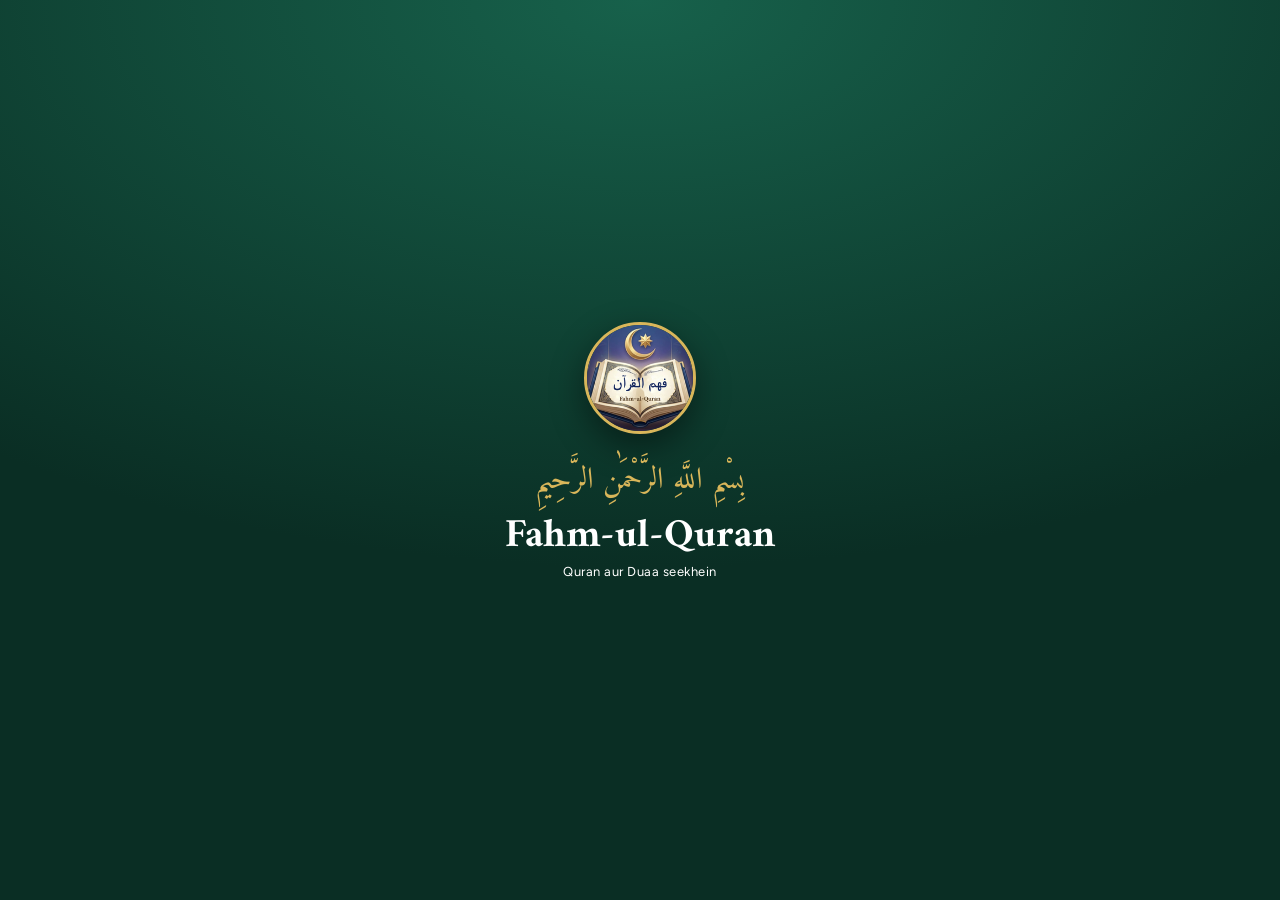
<file: bazm.html>
<!DOCTYPE html>
<html lang="ur"><head><meta charset="UTF-8"><meta name="viewport" content="width=device-width, initial-scale=1.0">
<title>Bazm-e-Fahm</title>
<meta http-equiv="refresh" content="0; url=games.html#bazm">
<script>location.replace('games.html#bazm');</script>
</head><body><p><a href="games.html#bazm">Bazm-e-Fahm ab Games ke andar hai →</a></p></body></html>
</file>
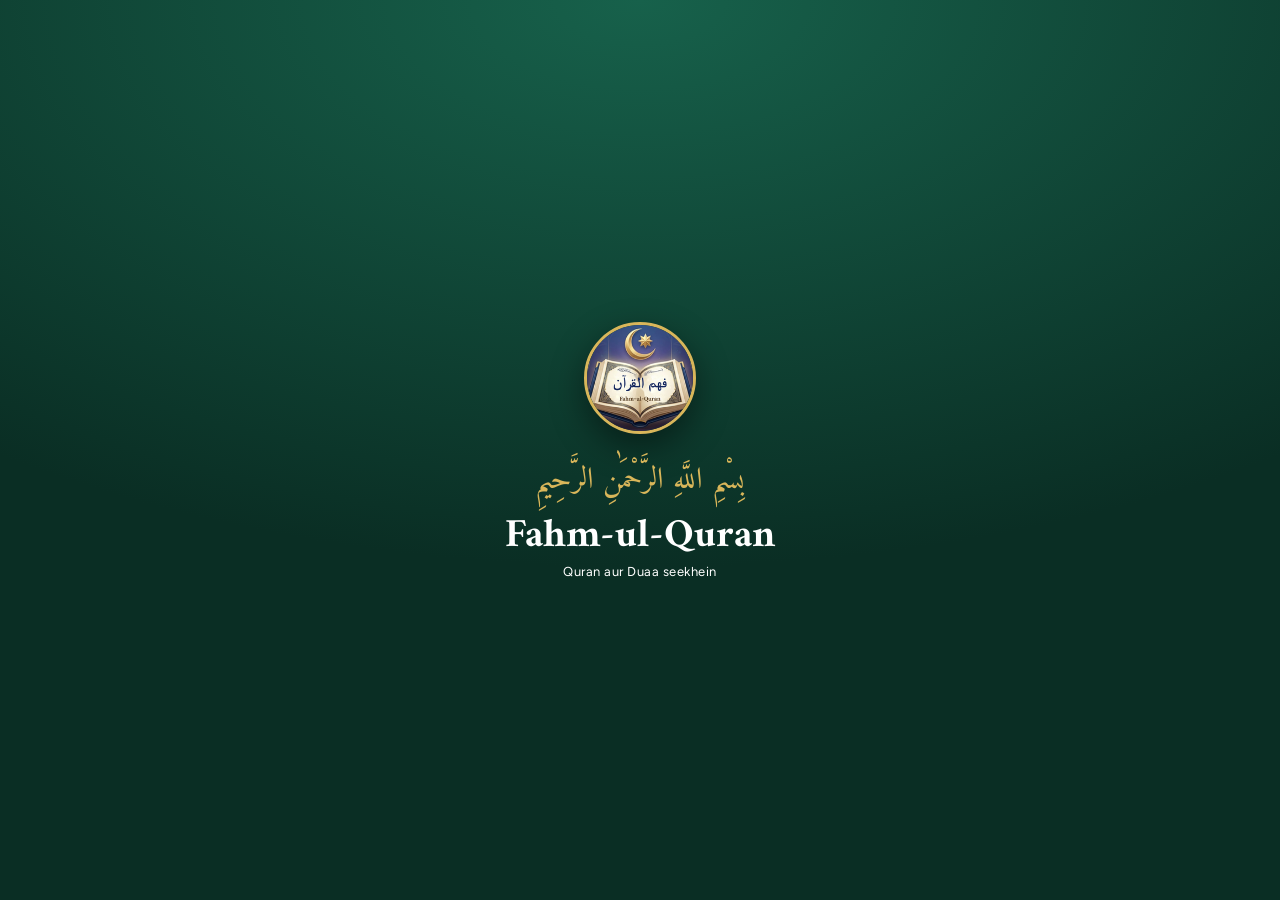
<file: games.html>
<!DOCTYPE html>
<html lang="hi">
<head>
    <meta charset="UTF-8">
    <meta name="viewport" content="width=device-width, initial-scale=1.0">
    <title>Games - Fahm-ul-Quran</title>
    <link rel="icon" type="image/png" href="icon.png">
    <link rel="apple-touch-icon" href="icon.png">
    <link rel="manifest" href="manifest.json">
    <script src="themes.js"></script>
    <script src="app.js"></script>
    <meta name="theme-color" content="#0F4C3A">
    <script src="sounds.js" defer></script>
    <script src="namaz.js" defer></script>
    <link href="https://fonts.googleapis.com/css2?family=Amiri:wght@400;700&family=Noto+Nastaliq+Urdu:wght@400;700&family=Poppins:wght@300;400;600;700&display=swap" rel="stylesheet">
    <style>
        :root { --primary: #0F4C3A; --secondary: #D4AF37; --bg: #F4F7F6; --card-bg: #fff; --text: #333; --text-light: #666; --border: #ddd; --kbc-bg: #0b3a2c; --kbc-gold: #D9B65A; --kbc-blue: #0F4C3A; }
        [data-theme="dark"] { --primary: #1a1a2e; --secondary: #6ee7b7; --bg: #0f0f23; --card-bg: #1e1e36; --text: #eee; --text-light: #aaa; --border: #333; }
        * { box-sizing: border-box; margin: 0; padding: 0; transition: background 0.3s, color 0.3s; }
        body { font-family: 'Poppins', sans-serif; background: var(--bg); color: var(--text); padding-bottom: 30px; }
        header { background: linear-gradient(135deg, #0F4C3A 0%, #17695171 60%, #0F4C3A 100%); color: white; padding: 15px; border-bottom: 3px solid var(--secondary); text-align: center; position: sticky; top: 0; z-index: 100; }
        .header-top { display: flex; justify-content: space-between; align-items: center; max-width: 1200px; margin: 0 auto; }
        .icon-btn { background: none; border: none; font-size: 20px; cursor: pointer; color: white; }
        .main-nav { display: flex; justify-content: flex-start; overflow-x: auto; gap: 10px; margin: 15px auto; padding: 0 15px; max-width: 1200px; scrollbar-width: none; }
        .main-nav::-webkit-scrollbar { display: none; }
        .nav-btn { padding: 10px 16px; border: none; border-radius: 20px; font-size: 13px; font-weight: 600; background: var(--card-bg); color: var(--text); box-shadow: 0 3px 10px rgba(0,0,0,0.1); cursor: pointer; white-space: nowrap; }
        .nav-btn.active { background: var(--primary); color: #fff; }
        .container { max-width: 800px; margin: 0 auto; padding: 0 15px; }
        .game-section { display: none; }
        .game-section.active { display: block; animation: fadeIn 0.4s; }
        @keyframes fadeIn { from { opacity: 0; transform: translateY(10px); } to { opacity: 1; transform: translateY(0); } }
        .hidden { display: none !important; }

        .cele-layer { position: fixed; inset: 0; pointer-events: none; z-index: 99998; overflow: hidden; }
        .cele-conf { position: absolute; top: -20px; width: 10px; height: 14px; opacity: .95; animation: celeFall linear forwards; }
        @keyframes celeFall { to { transform: translateY(110vh) rotate(720deg); opacity: .9; } }
        .cele-balloon { position: absolute; bottom: -80px; font-size: 44px; animation: celeRise ease-in forwards; }
        @keyframes celeRise { to { transform: translateY(-115vh) translateX(var(--dx)); } }
        .cele-pop { position: fixed; inset: 0; z-index: 99999; display: flex; align-items: center; justify-content: center; background: rgba(0,0,0,.55); }
        .cele-card { background: linear-gradient(135deg,#0F4C3A,#14735a); color: #fff; border: 3px solid #D4AF37; border-radius: 22px; padding: 26px 30px; text-align: center; max-width: 85%; box-shadow: 0 15px 50px rgba(0,0,0,.5); animation: celePop .5s cubic-bezier(.2,1.6,.4,1); }
        .cele-card .big { font-size: 56px; }
        .cele-card h2 { color: #f5c518; margin: 8px 0; font-size: 26px; }
        .cele-card p { font-size: 15px; margin-bottom: 14px; }
        .cele-card button { background: #D4AF37; color: #000; border: none; padding: 10px 26px; border-radius: 22px; font-weight: bold; font-size: 15px; cursor: pointer; }
        @keyframes celePop { from { transform: scale(.2); opacity: 0; } to { transform: scale(1); opacity: 1; } }

        #kbc { background: var(--kbc-bg); border-radius: 15px; padding: 20px; margin-bottom: 20px; min-height: 500px; box-shadow: 0 10px 30px rgba(0,0,0,0.4); position: relative; overflow: hidden; }
        #kbc::before { content: ""; position: absolute; inset: 0; background: radial-gradient(circle at 50% 0%, rgba(217,182,90,0.15), transparent 60%); pointer-events: none; }
        .kbc-top { display: flex; justify-content: space-between; align-items: center; margin-bottom: 15px; position: relative; z-index: 1; color: var(--kbc-gold); font-weight: bold; font-size: 13px; gap: 8px; }
        .kbc-day { background: rgba(217,182,90,0.2); padding: 5px 12px; border-radius: 15px; }
        .kbc-prize { background: rgba(217,182,90,0.2); padding: 5px 12px; border-radius: 15px; }
        .kbc-qnum { text-align: center; color: #aaa; font-size: 12px; margin-bottom: 10px; position: relative; z-index: 1; }
        .kbc-qnum b { color: var(--kbc-gold); }
        .kbc-question { color: #fff; font-size: 17px; font-weight: 600; text-align: center; padding: 20px 15px; background: rgba(255,255,255,0.05); border-radius: 12px; border: 1px solid rgba(217,182,90,0.3); margin-bottom: 20px; min-height: 80px; display: flex; align-items: center; justify-content: center; line-height: 1.5; position: relative; z-index: 1; }
        .kbc-options { display: grid; grid-template-columns: 1fr 1fr; gap: 10px; position: relative; z-index: 1; }
        .kbc-opt { background: linear-gradient(135deg, #14614A, #0F4C3A); color: #fff; border: 2px solid #2f7a60; padding: 12px 10px; border-radius: 8px; font-size: 13px; font-weight: 500; cursor: pointer; text-align: left; display: flex; gap: 8px; align-items: center; }
        .kbc-opt b { color: var(--kbc-gold); font-weight: bold; }
        .kbc-opt.correct { background: linear-gradient(135deg, #1a5c2a, #0c3c1a); border-color: #2ea14a; }
        .kbc-opt.wrong { background: linear-gradient(135deg, #5c1a1a, #3c0c0c); border-color: #a12e2e; }
        .kbc-opt.sel { border-color: var(--kbc-gold); background: rgba(217,182,90,0.22); }
        .kbc-confirm { display: flex; gap: 8px; margin-top: 12px; position: relative; z-index: 1; }
        .kbc-confirm button { flex: 1; padding: 11px 8px; border-radius: 14px; font-weight: bold; font-size: 13px; cursor: pointer; border: 1px solid var(--kbc-gold); background: transparent; color: var(--kbc-gold); }
        .kbc-confirm button.yes { background: var(--kbc-gold); color: #000; }
        .kbc-quit { display: block; margin: 14px auto 0; background: transparent; border: 1px solid rgba(255,255,255,.3); color: #ddd; padding: 8px 16px; border-radius: 16px; font-size: 12px; cursor: pointer; position: relative; z-index: 1; }
        .kbc-note { text-align: center; color: #aaa; font-size: 11px; margin-top: 8px; position: relative; z-index: 1; }
        .kbc-opt.disabled { opacity: 0.4; cursor: not-allowed; }
        .kbc-lifelines { display: flex; justify-content: center; gap: 8px; margin-top: 15px; position: relative; z-index: 1; flex-wrap: wrap; }
        .kbc-life { background: rgba(217,182,90,0.15); color: var(--kbc-gold); border: 1px solid var(--kbc-gold); padding: 8px 12px; border-radius: 20px; font-size: 12px; font-weight: bold; cursor: pointer; }
        .kbc-life:disabled { opacity: 0.3; cursor: not-allowed; }
        .kbc-life.on { background: var(--kbc-gold); color: #000; }
        .kbc-result { text-align: center; padding: 25px 15px; color: #fff; position: relative; z-index: 1; }
        .kbc-result h2 { color: var(--kbc-gold); margin-bottom: 15px; font-size: 22px; }
        .kbc-result .prize { font-size: 28px; color: #4ade80; font-weight: bold; margin: 15px 0; }
        .kbc-btn { background: linear-gradient(135deg, var(--kbc-gold), #B8923A); color: #000; border: none; padding: 12px 25px; border-radius: 25px; font-weight: bold; font-size: 15px; cursor: pointer; margin-top: 10px; }
        .kbc-ladder { display: flex; flex-wrap: wrap; justify-content: center; gap: 6px; margin-top: 20px; position: relative; z-index: 1; }
        .kbc-ladder span { background: rgba(255,255,255,0.08); color: #aaa; padding: 4px 10px; border-radius: 12px; font-size: 11px; font-weight: 600; }
        .kbc-ladder span.active { background: var(--kbc-gold); color: #000; }
        .kbc-ladder span.safe { border: 1px solid var(--kbc-gold); color: var(--kbc-gold); }
        .kbc-ladder span.done { background: rgba(74,222,128,0.25); color: #4ade80; }

        .sahaba-box { background: var(--card-bg); padding: 20px; border-radius: 15px; box-shadow: 0 4px 15px rgba(0,0,0,0.08); border-top: 4px solid var(--secondary); }
        .sahaba-head { display: flex; justify-content: space-between; align-items: center; margin-bottom: 15px; }
        .sahaba-score { background: var(--secondary); color: #000; padding: 5px 12px; border-radius: 15px; font-size: 12px; font-weight: bold; }
        .sahaba-q { font-size: 16px; font-weight: 600; margin-bottom: 15px; color: var(--text); }
        .sahaba-opt { width: 100%; padding: 12px 15px; margin-bottom: 8px; border: 2px solid var(--border); background: var(--bg); color: var(--text); border-radius: 8px; cursor: pointer; text-align: left; font-size: 14px; }
        .sahaba-opt:hover { border-color: var(--primary); }
        .sahaba-opt.correct { background: #d4edda; border-color: #28a745; color: #155724; }
        .sahaba-opt.wrong { background: #f8d7da; border-color: #dc3545; color: #721c24; }
        .sahaba-story { background: linear-gradient(135deg, rgba(212,175,55,0.15), rgba(212,175,55,0.05)); border: 1px solid var(--secondary); border-radius: 12px; padding: 15px; margin-top: 15px; }
        .sahaba-story h3 { color: var(--primary); margin-bottom: 8px; font-size: 15px; }
        .sahaba-story p { font-size: 13px; line-height: 1.6; color: var(--text); }
        .btn-primary { background: var(--primary); color: #fff; border: none; padding: 12px 20px; border-radius: 25px; font-weight: bold; font-size: 14px; cursor: pointer; margin-top: 12px; width: 100%; }
        .btn-gold { background: var(--secondary); color: #000; }

        .memory-box { background: var(--card-bg); padding: 20px; border-radius: 15px; box-shadow: 0 4px 15px rgba(0,0,0,0.08); text-align: center; }
        .memory-info { display: flex; justify-content: space-between; margin-bottom: 15px; font-size: 13px; font-weight: bold; }
        .memory-info span { background: var(--secondary); color: #000; padding: 5px 12px; border-radius: 15px; }
        .memory-grid { display: grid; grid-template-columns: repeat(4, 1fr); gap: 8px; }
        .mem-card { aspect-ratio: 1; background: linear-gradient(135deg, #0F4C3A, #1a7a5c); border-radius: 10px; cursor: pointer; display: flex; align-items: center; justify-content: center; font-size: 16px; font-weight: bold; color: transparent; user-select: none; position: relative; transition: all 0.3s; padding: 4px; text-align: center; }
        .mem-card::before { content: "؟"; color: #D4AF37; font-size: 24px; position: absolute; }
        .mem-card.flipped { background: var(--card-bg); border: 2px solid var(--secondary); color: var(--text); }
        .mem-card.flipped::before { content: none; }
        .mem-card.matched { background: #d4edda; border: 2px solid #28a745; color: #155724; cursor: default; }
        .mem-card.matched::before { content: "✓"; color: #28a745; font-size: 20px; }
        .mem-card .ar { font-family: 'Amiri', serif; font-size: 17px; direction: rtl; }
        .mem-card .ur { font-family: 'Noto Nastaliq Urdu', serif; font-size: 12px; direction: rtl; line-height: 1.4; }

        .emoji-box { background: var(--card-bg); padding: 20px; border-radius: 15px; box-shadow: 0 4px 15px rgba(0,0,0,0.08); text-align: center; border-top: 4px solid var(--secondary); }
        .emoji-display { font-size: 60px; line-height: 1.4; margin: 20px 0; padding: 20px; background: var(--bg); border-radius: 15px; }
        .emoji-score { display: inline-block; background: var(--secondary); color: #000; padding: 5px 12px; border-radius: 15px; font-size: 12px; font-weight: bold; margin-bottom: 10px; }
        .emoji-question { font-size: 15px; font-weight: 600; margin-bottom: 15px; }
        .emoji-opt { width: 100%; padding: 12px 15px; margin-bottom: 8px; border: 2px solid var(--border); background: var(--bg); color: var(--text); border-radius: 8px; cursor: pointer; text-align: center; font-size: 14px; font-weight: 500; }
        .emoji-opt.correct { background: #d4edda; border-color: #28a745; color: #155724; }
        .emoji-opt.wrong { background: #f8d7da; border-color: #dc3545; color: #721c24; }
    </style>
    <link rel="stylesheet" href="theme.css">
    <style id="bazmCss">
/* ===== Bazm-e-Fahm (sab #bazm ke andar, taake baaki games par asar na pade) ===== */
#bazm{--card:var(--card-bg);--light:var(--text-light);--ok:#2e9d62;--bad:#d64545;padding-bottom:20px}
#bazm .bz-card{background:var(--card); border:1px solid var(--border); border-radius:18px; padding:16px; margin-bottom:14px; box-shadow:0 4px 14px rgba(10,46,36,.07);}
#bazm h2{margin:0 0 6px; color:var(--primary); font-size:18px;}
[data-theme="dark"] #bazm h2{color:var(--gold);}
#bazm .btn{display:block; width:100%; border:none; border-radius:14px; padding:14px; font:700 15px Poppins,system-ui; cursor:pointer; background:var(--primary); color:#fff; margin-top:10px; min-height:48px;}
#bazm .btn.gold{background:var(--gold); color:#fff;}
#bazm .btn.ghost{background:transparent; color:var(--text); border:1px solid var(--border);}
#bazm .btn:disabled{opacity:.45;}
#bazm .note{font-size:12.5px; color:var(--light); line-height:1.7;}
#bazm .steps{display:flex; gap:4px; margin:4px 0 12px;}
#bazm .steps i{flex:1; height:8px; border-radius:6px; background:var(--border);}
#bazm .steps i.done{background:var(--ok);}
#bazm .steps i.cur{background:var(--gold);}
#bazm .meta{display:flex; justify-content:space-between; align-items:center; gap:6px; white-space:nowrap; font-size:12.5px; font-weight:700; color:var(--light);}
#bazm .meta b{color:var(--primary);}
[data-theme="dark"] #bazm .meta b{color:var(--gold);}
#bazm .q-prompt{font-size:14px; color:var(--light); text-align:center; margin:10px 0 4px;}
#bazm .q-main{text-align:center; padding:10px 6px 4px;}
#bazm .q-main .ar{font-family:Amiri,serif; font-size:44px; color:var(--arabic); line-height:1.9; direction:rtl;}
#bazm .q-main .ar.sm{font-size:28px;}
#bazm .q-main .big{font-size:24px; font-weight:800;}
#bazm .q-main .ur{font-family:'Noto Nastaliq Urdu',serif; font-size:24px; line-height:2.2; direction:rtl;}
#bazm .q-hint{text-align:center; font-size:13px; background:rgba(184,146,58,.15); border-radius:12px; padding:8px 10px; margin-top:8px;}
#bazm .opts{display:grid; gap:10px; margin-top:12px;}
#bazm .opt{border:2px solid var(--border); background:var(--card); color:var(--text); border-radius:14px; padding:12px 14px; text-align:left; font:600 15px Poppins,system-ui; cursor:pointer; min-height:54px; display:flex; align-items:center; gap:10px; width:100%;}
#bazm .opt .l{width:28px; height:28px; border-radius:50%; background:var(--bg); display:grid; place-items:center; font-size:13px; font-weight:800; flex:0 0 auto;}
#bazm .opt .t small{display:block; font-weight:400; font-size:12px; color:var(--light);}
#bazm .opt .t .ur2{font-family:'Noto Nastaliq Urdu',serif; font-size:16px; direction:rtl; display:block; line-height:2;}
#bazm .opt .t .ar2{font-family:Amiri,serif; font-size:26px; direction:rtl; display:block; line-height:1.8;}
#bazm .opt .p{margin-left:auto; font-size:12px; font-weight:800; color:var(--gold);}
#bazm .opt.sel{border-color:var(--gold); background:rgba(184,146,58,.14);}
#bazm .opt.ok{border-color:var(--ok); background:rgba(46,157,98,.18);}
#bazm .opt.bad{border-color:var(--bad); background:rgba(214,69,69,.15);}
#bazm .opt.gone{visibility:hidden;}
#bazm .opt:disabled{cursor:default;}
#bazm .confirm{display:flex; gap:10px; margin-top:12px;}
#bazm .confirm .btn{margin-top:0;}
#bazm .lifes{display:grid; grid-template-columns:repeat(2,1fr); gap:8px; margin-top:14px;}
#bazm .life{border:1px solid var(--border); background:var(--card); color:var(--text); border-radius:12px; padding:9px 6px; font:700 12.5px Poppins,system-ui; cursor:pointer; min-height:46px;}
#bazm .life:disabled{opacity:.35; text-decoration:line-through;}
#bazm .res{text-align:center;}
#bazm .res .em{font-size:56px;}
#bazm .res .pts{font-size:34px; font-weight:800; color:var(--gold);}
.bz-toast{position:fixed; left:50%; bottom:calc(24px + env(safe-area-inset-bottom,0)); transform:translateX(-50%); background:#0F4C3A; color:#fff; padding:10px 16px; border-radius:14px; font-size:13px; z-index:99; max-width:90%; text-align:center; box-shadow:0 6px 20px rgba(0,0,0,.35);}
#bazm table.rank{width:100%; font-size:13px; border-collapse:collapse;}
#bazm table.rank td{padding:5px 6px; border-bottom:1px solid var(--border);}
#bazm .bz-xp{background:var(--chip-bg,rgba(0,0,0,.06));border-radius:12px;padding:4px 10px;font-size:13px;font-weight:700}
#bazm .bz-card::after{display:none}
    </style>
</head>
<body>
<!-- ⚠️ Deeni disclaimer: tajweed / dua / asma / games / bazm -->
<div id="deeniNotice" role="note">
    <span>⚠️ <b>Zaroori:</b> ye app <b>aalim ya qaari ki jagah nahi</b>. Tajweed, namaz aur deeni ahkam kisi mustanad ustad se seekhein. App sirf seekhne mein madad ke liye hai. <a href="privacy.html">Tafseel</a></span>
    <button type="button" aria-label="Band karein" onclick="this.parentElement.style.display='none';try{sessionStorage.setItem('deeniNoticeHide','1')}catch(e){}">✕</button>
</div>
<style>
#deeniNotice{display:flex;align-items:flex-start;gap:8px;justify-content:center;background:#FFF3CD;border-bottom:2px solid #FFC107;color:#5a4400;padding:9px 12px;font:12.5px/1.6 system-ui,-apple-system,sans-serif;text-align:center}
#deeniNotice a{color:inherit;font-weight:700}
#deeniNotice button{flex:0 0 auto;background:transparent;border:none;color:inherit;font-weight:700;font-size:16px;line-height:1;cursor:pointer;padding:2px 6px;min-width:32px;min-height:32px}
[data-theme="dark"] #deeniNotice{background:#3a2f0b;border-bottom-color:#B8923A;color:#f3e6b5}
</style>
<script>(function(){try{if(sessionStorage.getItem('deeniNoticeHide')==='1')document.getElementById('deeniNotice').style.display='none';}catch(e){}})();</script>
    <header>
        <div class="header-top">
            <h1>🎮 Games</h1>
            <div>
                <button class="icon-btn" onclick="toggleTheme()" id="themeBtn">🌙</button>
                <a href="index.html" style="color:white; text-decoration:none; font-size:20px;">🏠</a>
            </div>
        </div>
    </header>
    <div class="main-nav">
        <button class="nav-btn active" onclick="switchGame('kbc', this)">🪜 Maratib-e-Ilm</button>
        <button class="nav-btn" onclick="switchGame('sahaba', this)">⭐ Sahaba</button>
        <button class="nav-btn" onclick="switchGame('memory', this)">🧠 Memory</button>
        <button class="nav-btn" onclick="switchGame('emoji', this)">😀 Emoji</button>
        <button class="nav-btn" onclick="switchGame('bazm', this)">🎓 Bazm-e-Fahm</button>
    </div>
    <div class="container">
        <div id="kbc" class="game-section active"></div>
        <div id="sahaba" class="game-section"></div>
        <div id="memory" class="game-section"></div>
        <div id="emoji" class="game-section"></div>
        <div id="bazm" class="game-section">
    <!-- ===== Shuru ===== -->
        <div style="display:flex;justify-content:flex-end;margin:0 0 8px"><span class="bz-xp" id="bz_xpBadge">⭐ 0 XP</span></div>
        <section id="bz_vStart">
            <div class="bz-card">
                <h2>Bazm-e-Fahm</h2>
                <p class="note" style="margin:0">Quran ke lafzon ke 15 sawal. Har 3 sawal ke baad ek <b>darja</b> pakka ho jaata hai. Galat jawab par aap pichla pakka darja ka XP rakhte hain. Koi paisa nahi, sirf <b>Ilm Points (XP)</b>.</p>
                <div id="bz_tierList" style="margin-top:10px"></div>
                <div class="note" id="bz_poolNote" style="margin-top:8px"></div>
                <button class="btn" id="bz_btnStart">▶️ Shuru karein</button>
            </div>
            <div class="bz-card">
                <h2>Madad ke 4 tareeqe (har ek sirf ek baar)</h2>
                <div class="note">
                    ✂️ <b>Do Ghalat Hatayein</b>: 2 ghalat jawab hat jaate hain<br>
                    👥 <b>Hazireen ki Raay</b>: andaza (asli log nahi, sirf mashwara)<br>
                    📞 <b>Ustad se Rujoo</b>: ek asli ishara (padhne ka tareeqa / ayat ka hissa)<br>
                    🔄 <b>Sawal Tabdeel</b>: naya sawal, usi darje ka
                </div>
            </div>
            <p class="note" style="text-align:center">Ye game sirf seekhne mein madad ke liye hai. Deeni baatein mustanad ustad se seekhein.</p>
        </section>
    
        <!-- ===== Sawal ===== -->
        <section id="bz_vPlay" class="hidden">
            <div class="steps" id="bz_steps"></div>
            <div class="meta"><span>Sawal <b id="bz_qNo">1</b>/15</span><span><b id="bz_qTier"></b></span><span>🏆 <b id="bz_qPts">0</b> XP</span></div>
            <div class="bz-card" style="margin-top:10px">
                <div class="q-prompt" id="bz_qPrompt"></div>
                <div class="q-main" id="bz_qMain"></div>
                <div class="q-hint hidden" id="bz_qHint"></div>
                <div class="opts" id="bz_opts"></div>
                <div class="confirm hidden" id="bz_confirm">
                    <button class="btn gold" id="bz_btnYes">Haan, jawab pakka hai</button>
                    <button class="btn ghost" id="bz_btnNo">Dobara sochun</button>
                </div>
                <div class="lifes" id="bz_lifes"></div>
                <button class="btn ghost" id="bz_btnQuit" style="margin-top:10px">🛑 Yahin Ruk Jayein (abhi tak ka XP le lein)</button>
            </div>
        </section>
    
        <!-- ===== Natija ===== -->
        <section id="bz_vEnd" class="hidden">
            <div class="bz-card res">
                <div class="em" id="bz_endEm"></div>
                <h2 id="bz_endTitle"></h2>
                <div class="note" id="bz_endMsg"></div>
                <div class="pts" id="bz_endPts"></div>
                <div class="note" id="bz_endCap"></div>
                <button class="btn" id="bz_btnAgain">🔁 Dobara khelein</button>
                <a class="btn ghost" href="index.html" style="text-decoration:none;text-align:center">📚 Sabaq par wapas</a>
            </div>
        </section>
        </div>
    </div>

    <!-- Background Nasheed (Ahle Hadees: no music, only vocals) -->
    <audio id="kbcNasheed" loop preload="none">
        <source src="nasheed.mp3" type="audio/mpeg">
    </audio>

    <script>
        // ==========================================
        // THEME
        // ==========================================
        function toggleTheme() { FQTheme.cycle(); }   // themes.js: kharidi hui themes ek ke baad ek
        FQTheme.bindButton();

        // ==========================================
        // CELEBRATION
        // ==========================================
        function celeSound() {
            try {
                const AC = window.AudioContext || window.webkitAudioContext;
                if (!AC) return;
                const ctx = new AC();
                const t0 = ctx.currentTime + 0.05;
                const note = (f, t, d, type, vol) => {
                    const o = ctx.createOscillator(), g = ctx.createGain();
                    o.type = type || 'triangle'; o.frequency.value = f;
                    g.gain.setValueAtTime(0.0001, t0 + t);
                    g.gain.exponentialRampToValueAtTime(vol || 0.25, t0 + t + 0.02);
                    g.gain.exponentialRampToValueAtTime(0.0001, t0 + t + d);
                    o.connect(g); g.connect(ctx.destination);
                    o.start(t0 + t); o.stop(t0 + t + d + 0.05);
                };
                [[523, 0], [659, 0.15], [784, 0.3], [1047, 0.45]].forEach(n => note(n[0], n[1], 0.25));
                [523, 659, 784, 1047].forEach(f => note(f, 0.7, 1.0, 'sine', 0.18));
                setTimeout(() => ctx.close && ctx.close(), 2500);
            } catch (e) {}
        }
        function celebrate(title, msg) {
            celeSound();
            const layer = document.createElement('div');
            layer.className = 'cele-layer';
            const colors = ['#f5c518', '#ff4d6d', '#4ade80', '#38bdf8', '#c084fc', '#fb923c'];
            for (let i = 0; i < 90; i++) {
                const c = document.createElement('i');
                c.className = 'cele-conf';
                c.style.left = Math.random() * 100 + '%';
                c.style.background = colors[i % colors.length];
                c.style.animationDuration = (2.2 + Math.random() * 2.2) + 's';
                c.style.animationDelay = (Math.random() * 0.8) + 's';
                c.style.borderRadius = i % 3 ? '2px' : '50%';
                layer.appendChild(c);
            }
            const balloons = ['🎈', '🎈', '🎈', '🎉', '🎊', '✨'];
            for (let i = 0; i < 14; i++) {
                const b = document.createElement('span');
                b.className = 'cele-balloon';
                b.textContent = balloons[i % balloons.length];
                b.style.left = (Math.random() * 90) + '%';
                b.style.setProperty('--dx', (Math.random() * 60 - 30) + 'px');
                b.style.animationDuration = (3.5 + Math.random() * 2.5) + 's';
                b.style.animationDelay = (Math.random() * 1.2) + 's';
                layer.appendChild(b);
            }
            document.body.appendChild(layer);
            const pop = document.createElement('div');
            pop.className = 'cele-pop';
            pop.innerHTML = `<div class="cele-card"><div class="big">🏆</div><h2>${title || 'Mubarak Ho!'}</h2><p>${msg || 'Aap jeet gaye! Allah aap ko aur ilm de.'}</p><button>Shukriya 🤲</button></div>`;
            const close = () => { pop.remove(); };
            pop.querySelector('button').onclick = close;
            pop.onclick = e => { if (e.target === pop) close(); };
            document.body.appendChild(pop);
            setTimeout(close, 4500);
            setTimeout(() => layer.remove(), 7500);
        }

        function switchGame(game, btn) {
            document.querySelectorAll('.game-section').forEach(v => v.classList.remove('active'));
            document.getElementById(game).classList.add('active');
            document.querySelectorAll('.nav-btn').forEach(b => b.classList.remove('active'));
            if (btn) btn.classList.add('active');
            if (game === 'kbc') initKBC();
            else if (game === 'sahaba') initSahaba();
            else if (game === 'memory') initMemory();
            else if (game === 'emoji') initEmoji();
            else if (game === 'bazm' && window.initBazm) initBazm();
        }

        // ==========================================
        // NASHEED TOGGLE
        // (sounds.js isko behtar version se replace kar deta hai)
        // ==========================================
        function toggleNasheed() {
            const audio = document.getElementById('kbcNasheed');
            const btn = document.getElementById('nasheedBtn');
            if (!audio) return;
            if (audio.paused) {
                audio.volume = 0.25;
                audio.play().then(() => {
                    if (btn) { btn.textContent = '🔇 Nasheed Off'; btn.classList.add('on'); }
                }).catch(() => {
                    alert('Nasheed file nahi mili.\n"nasheed.mp3" file games.html ke saath isi folder mein rakhein.');
                });
            } else {
                audio.pause();
                if (btn) { btn.textContent = '🎵 Nasheed'; btn.classList.remove('on'); }
            }
        }

        // ==========================================
        // MARATIB-E-ILM DATA — 30 DAYS × 10 QUESTIONS
        // Format: [question, A, B, C, D, correctIdx, difficulty(1-3)]
        // Har din ke andar difficulty 1→3 badhti hai
        // SAARE SAWALAT AHLE HADEES MANHAJ KE MUTABIQ
        // ==========================================
        const KBC = [
        // ===== DAY 1 =====
        [
            ["Islam ke kitne arkaan hain?","3","5","7","10",1,1],
            ["Namaz din mein kitni baar farz hai?","3","4","5","6",2,1],
            ["Quran kis Nabi par nazil hua?","Musa (AS)","Isa (AS)","Muhammad ﷺ","Ibrahim (AS)",2,1],
            ["Roza kis mahine mein farz hai?","Ramzan","Shaban","Rajab","Muharram",0,1],
            ["Qibla kahan hai?","Madinah","Makkah","Jerusalem","Taif",1,1],
            ["Kaaba kis shehar mein hai?","Madinah","Makkah","Jeddah","Taif",1,2],
            ["Zakat kitne hisse par farz hai?","1%","2.5%","5%","10%",1,2],
            ["Pehle Nabi kaun the?","Nuh (AS)","Aadam (AS)","Ibrahim (AS)","Musa (AS)",1,2],
            ["Fajr ki farz rak'at kitni hain?","2","3","4","5",0,3],
            ["Quran mein kitni Surah hain?","100","114","120","99",1,3]
        ],
        // ===== DAY 2 =====
        [
            ["Quran ki pehli Surah kaun si hai?","Al-Baqarah","Al-Fatiha","Al-Ikhlas","An-Nas",1,1],
            ["Bismillah mein Allah ke kitne naam hain?","1","2","3","4",1,1],
            ["Quran kis zaban mein nazil hua?","Urdu","Farsi","Arabic","Hebrew",2,1],
            ["Juma ki namaz kis din farz hai?","Somwar","Mangal","Juma","Itwar",2,1],
            ["Maghrib ki farz rak'at kitni?","2","3","4","5",1,2],
            ["Eid ki namaz kitni rak'at hoti hai?","2","4","6","8",0,2],
            ["Kashti kis Nabi ne banai?","Nuh (AS)","Musa (AS)","Ibrahim (AS)","Isa (AS)",0,2],
            ["Zuhr ki farz rak'at kitni?","2","3","4","5",2,3],
            ["Pehle Khalifa kaun the?","Umar (RA)","Abu Bakr (RA)","Uthman (RA)","Ali (RA)",1,3],
            ["Asr ki farz rak'at kitni?","2","3","4","5",2,3]
        ],
        // ===== DAY 3 =====
        [
            ["Isha ki farz rak'at kitni?","2","3","4","5",2,1],
            ["Nabi ﷺ ki pehli biwi kaun thin?","Aisha (RA)","Khadija (RA)","Hafsa (RA)","Zainab (RA)",1,1],
            ["Pehli Wahy kis ghar mein hui?","Hira","Safa","Marwa","Arafat",0,1],
            ["Machhli ne kis Nabi ko nigal liya?","Yunus (AS)","Ayyub (AS)","Yusuf (AS)","Musa (AS)",0,1],
            ["Quran ki sabse choti Surah?","Al-Ikhlas","Al-Kawthar","Al-Asr","An-Nas",1,2],
            ["Hazrat Fatima (RA) ke walid kaun?","Abu Bakr (RA)","Nabi ﷺ","Umar (RA)","Ali (RA)",1,2],
            ["Hazrat Fatima (RA) ke shauhar kaun?","Abu Bakr (RA)","Umar (RA)","Ali (RA)","Uthman (RA)",2,2],
            ["Pehli Wahy mein kaunsi Surah ki aayat?","Fatiha","Alaq","Baqarah","Nas",1,3],
            ["Fajr ki sunnat rak'at kitni?","2","3","4","5",0,3],
            ["Hazrat Hamza (RA) Nabi ﷺ ke kya the?","Bhai","Chacha","Mamu","Beta",1,3]
        ],
        // ===== DAY 4 =====
        [
            ["Hazrat Abbas (RA) Nabi ﷺ ke kya the?","Bhai","Chacha","Mamu","Beta",1,1],
            ["Maghrib ki sunnat rak'at kitni?","1","2","3","4",1,1],
            ["Pehli azan kisne di?","Abu Bakr (RA)","Bilal (RA)","Umar (RA)","Ali (RA)",1,1],
            ["Zakat kis par farz hai?","Har musalman","Sahib-e-Nisab","Bachon","Buzurgon",1,2],
            ["Hajj kis par farz hai?","Har musalman","Sahib-e-Istitaat","Ameeron","Buzurgon",1,2],
            ["Roza kis par farz hai?","Bachon","Baligh sehatmand","Buzurgon","Kisi par nahi",1,2],
            ["Nabi ﷺ ki wafat kis umar mein hui?","60","63","65","70",1,3],
            ["Nabi ﷺ ko Nabuwat kis umar mein mili?","30","35","40","45",2,3],
            ["Hazrat Aisha (RA) ke walid kaun?","Umar (RA)","Abu Bakr (RA)","Uthman (RA)","Ali (RA)",1,3],
            ["Wudu ka pehla farz kya hai?","Niyyat","Munh dhona","Haath dhona","Sar ka masah",0,3]
        ],
        // ===== DAY 5 (QURAN) =====
        [
            ["Surah Al-Fatiha mein kitni aayat?","5","6","7","8",2,1],
            ["Surah Al-Ikhlas mein kitni aayat?","3","4","5","6",1,1],
            ["Quran mein kitne Juz hain?","20","25","30","40",2,1],
            ["Quran ki sabse badi Surah?","Fatiha","Baqarah","Imran","Nisa",1,2],
            ["Quran mein kitne Manzil hain?","5","6","7","8",2,2],
            ["Surah An-Nas mein kitni aayat?","5","6","7","8",1,2],
            ["Quran mein kitne Sajde?","13","14","15","16",1,3],
            ["Quran ki pehli nazil aayat kis Surah ki?","Fatiha","Baqarah","Alaq","Muddassir",2,3],
            ["Quran ki aakhri Surah kaun si?","Fatiha","Baqarah","Ikhlas","An-Nas",3,3],
            ["Surah Fatiha ko kya kaha jata hai?","Ummul Quran","Quran ka dil","Quran ka noor","Quran ki jaan",0,3]
        ],
        // ===== DAY 6 (PROPHETS) =====
        [
            ["Kis Nabi ne kashti banai?","Nuh (AS)","Musa (AS)","Ibrahim (AS)","Isa (AS)",0,1],
            ["Kis Nabi ka sabr misaal hai?","Yunus (AS)","Ayyub (AS)","Yusuf (AS)","Musa (AS)",1,1],
            ["Kis Nabi ko machhli ne nigla?","Yunus (AS)","Ayyub (AS)","Yusuf (AS)","Musa (AS)",0,1],
            ["Kis Nabi ko bhaiyon ne kuwein mein dala?","Yusuf (AS)","Yunus (AS)","Musa (AS)","Isa (AS)",0,2],
            ["Kis Nabi ko Khalilullah kaha jata?","Musa (AS)","Ibrahim (AS)","Isa (AS)","Nuh (AS)",1,2],
            ["Kis Nabi ko Kalimullah kaha jata?","Musa (AS)","Ibrahim (AS)","Isa (AS)","Nuh (AS)",0,2],
            ["Kis Nabi ko Ruhullah kaha jata?","Musa (AS)","Ibrahim (AS)","Isa (AS)","Nuh (AS)",2,3],
            ["Kis Nabi ne Fir'aun ka muqabla kiya?","Musa (AS)","Yusuf (AS)","Haroon (AS)","Isa (AS)",0,3],
            ["Kis Nabi ke paas jinn ka control tha?","Sulayman (AS)","Dawud (AS)","Musa (AS)","Isa (AS)",0,3],
            ["Kis Nabi ko Zabur di gayi?","Sulayman (AS)","Dawud (AS)","Musa (AS)","Isa (AS)",1,3]
        ],
        // ===== DAY 7 (PROPHETS) =====
        [
            ["Kis Nabi ko Injeel di gayi?","Musa (AS)","Isa (AS)","Dawud (AS)","Muhammad ﷺ",1,1],
            ["Kis Nabi ko Tawraat di gayi?","Musa (AS)","Isa (AS)","Dawud (AS)","Muhammad ﷺ",0,1],
            ["Aakhri Nabi kaun hain?","Isa (AS)","Musa (AS)","Muhammad ﷺ","Ibrahim (AS)",2,1],
            ["Kis Nabi ki walida Hazrat Maryam thin?","Musa (AS)","Isa (AS)","Dawud (AS)","Yahya (AS)",1,2],
            ["Kis Nabi ke walid Zakariya (AS) the?","Musa (AS)","Isa (AS)","Yahya (AS)","Yusuf (AS)",2,2],
            ["Kis Nabi ne chunti ki baat suni?","Sulayman (AS)","Dawud (AS)","Musa (AS)","Isa (AS)",0,2],
            ["Quran mein kitne Nabiyon ka zikr?","20","25","30","35",1,3],
            ["Kis Nabi ka naam Quran mein sabse zyada?","Musa (AS)","Ibrahim (AS)","Isa (AS)","Muhammad ﷺ",0,3],
            ["Kis Nabi ki qaum par pathar barse?","Nuh (AS)","Lut (AS)","Hud (AS)","Salih (AS)",1,3],
            ["Kis Nabi ki qaum ko Aad kaha jata?","Nuh (AS)","Hud (AS)","Lut (AS)","Salih (AS)",1,3]
        ],
        // ===== DAY 8 (SAHABA) =====
        [
            ["Pehle Khalifa kaun?","Umar (RA)","Abu Bakr (RA)","Uthman (RA)","Ali (RA)",1,1],
            ["Doosre Khalifa kaun?","Umar (RA)","Abu Bakr (RA)","Uthman (RA)","Ali (RA)",0,1],
            ["Teesre Khalifa kaun?","Umar (RA)","Abu Bakr (RA)","Uthman (RA)","Ali (RA)",2,1],
            ["Chauthe Khalifa kaun?","Umar (RA)","Abu Bakr (RA)","Uthman (RA)","Ali (RA)",3,2],
            ["Siddiq kis sahaba ka laqab?","Umar (RA)","Abu Bakr (RA)","Uthman (RA)","Ali (RA)",1,2],
            ["Farooq kis sahaba ka laqab?","Umar (RA)","Abu Bakr (RA)","Uthman (RA)","Ali (RA)",0,2],
            ["Zul Noorain kis sahaba ka laqab?","Umar (RA)","Abu Bakr (RA)","Uthman (RA)","Ali (RA)",2,3],
            ["Sher-e-Khuda kis sahaba ka laqab?","Hamza (RA)","Abu Bakr (RA)","Uthman (RA)","Ali (RA)",3,3],
            ["Hazrat Bilal (RA) kis ke ghulam the?","Abu Bakr (RA)","Umayya bin Khalaf","Abu Jahl","Abu Lahab",1,3],
            ["Pehli shaheeda aurat kaun?","Khadija (RA)","Sumayya (RA)","Aisha (RA)","Fatima (RA)",1,3]
        ],
        // ===== DAY 9 (SAHABA) =====
        [
            ["Hazrat Hamza (RA) kis jang mein shaheed?","Badr","Uhud","Khandaq","Khyber",1,1],
            ["Saifullah kis sahaba ka laqab?","Hamza (RA)","Abu Bakr (RA)","Khalid bin Waleed (RA)","Umar (RA)",2,1],
            ["Nabi ﷺ ki razai maa kaun?","Amina (RA)","Halima (RA)","Khadija (RA)","Fatima (RA)",1,1],
            ["Zul Janahain kis sahaba ka laqab?","Jafar Tayyar (RA)","Hamza (RA)","Ali (RA)","Umar (RA)",0,2],
            ["Ameer-ul-Mu'mineen pehla kisko kaha?","Abu Bakr (RA)","Umar (RA)","Uthman (RA)","Ali (RA)",1,2],
            ["Sabse zyada hadees riwayat karne wale?","Abu Hurayrah (RA)","Aisha (RA)","Umar (RA)","Ali (RA)",0,2],
            ["Nabi ﷺ ki walida ka naam?","Amina (RA)","Khadija (RA)","Halima (RA)","Safiya (RA)",0,3],
            ["Nabi ﷺ ke walid ka naam?","Abdullah","Abdul Muttalib","Abu Talib","Hamza",0,3],
            ["Nabi ﷺ ke dada ka naam?","Abdullah","Abdul Muttalib","Abu Talib","Hamza",1,3],
            ["Nabi ﷺ ki phuphi kaun?","Safiya (RA)","Amina (RA)","Halima (RA)","Sumayya (RA)",0,3]
        ],
        // ===== DAY 10 (ISLAMIC BASICS) =====
        [
            ["Jannat ke darwaze kitne?","5","6","7","8",3,1],
            ["Asma-ul-Husna mein kitne naam?","50","99","100","101",1,1],
            ["Farishton ka kaam kya hai?","Khaana","Allah ki ibadat","Neend","Shaadi",1,1],
            ["Jahannam ke darwaze kitne?","5","6","7","8",2,2],
            ["Wahi kya hai?","Kitaab","Allah ka paigham","Ilm","Namaz",1,2],
            ["Imaan ke arkaan kitne hain?","3","5","7","10",2,2],
            ["Quran ki tilawat ka sawab (har harf)?","1 neki","10 neki","100 neki","1000 neki",1,3],
            ["Wudu kis cheez ke liye zaroori?","Khaane","Namaz","Sone","Padhne",1,3],
            ["Namaz mein kis ki taraf munh hota hai?","Pur","Paschim","Uttara","Qibla",3,3],
            ["Paak hone ka amal kya kehlata hai?","Taharat","Salah","Roza","Hajj",0,3]
        ],
        // ===== DAY 11 (MEDIUM - MONTHS) =====
        [
            ["Islami calendar mein pehla mahina?","Ramzan","Muharram","Shawwal","Rajab",1,1],
            ["Islami saal mein kitne mahine?","10","11","12","13",2,1],
            ["Ramzan ke baad ka mahina?","Shaban","Shawwal","Rajab","Muharram",1,2],
            ["Ashura kis mahine mein?","Ramzan","Muharram","Rajab","Shaban",1,2],
            ["Hajj kis mahine mein hota hai?","Ramzan","Muharram","Zil-Hijjah","Shawwal",2,2],
            ["Islami saal ka aakhri mahina kaun sa hai?","Muharram","Rajab","Shaban","Zil-Hijjah",3,2],
            ["Lailatul Qadr kis mahine mein?","Shaban","Ramzan","Rajab","Muharram",1,3],
            ["Qurbani kis mahine mein?","Ramzan","Muharram","Zil-Hijjah","Shawwal",2,3],
            ["Hijri calendar kis sahaba ne muqarrar kiya?","Abu Bakr (RA)","Umar (RA)","Uthman (RA)","Ali (RA)",1,3],
            ["Ayyam-e-Tashreeq kis mahine mein?","Ramzan","Muharram","Zil-Hijjah","Shawwal",2,3]
        ],
        // ===== DAY 12 (MEDIUM - NAMAZ) =====
        [
            ["Fajr ki namaz kitni rak'at farz?","2","3","4","5",0,1],
            ["Zuhr ki namaz ki farz kitni?","2","3","4","5",2,1],
            ["Asr ki namaz ki farz kitni?","2","3","4","5",2,1],
            ["Maghrib ki namaz ki farz kitni?","2","3","4","5",1,2],
            ["Isha ki namaz ki farz kitni?","2","3","4","5",2,2],
            ["Juma ki namaz kitni rak'at farz?","2","3","4","5",0,2],
            ["Taraweeh kis mahine mein?","Rajab","Shaban","Ramzan","Muharram",2,3],
            ["Witr kab padhi jati hai?","Fajr ke baad","Zuhr ke baad","Isha ke baad","Fajr ke pehle",2,3],
            ["Eidain ki namaz kitni rak'at?","2","4","6","8",0,3],
            ["Janaza ki namaz mein kitni takbiren?","2","3","4","5",2,3]
        ],
        // ===== DAY 13 (MEDIUM - QURAN) =====
        [
            ["Quran ka pehla kalima kya hai?","Bismillah","Alhamdulillah","La ilaha illallah","Allahu Akbar",0,1],
            ["Ayatul Kursi kis Surah mein?","Baqarah","Imran","Nisa","Maidah",0,1],
            ["Ummul Quran kis Surah ko kaha?","Baqarah","Fatiha","Imran","Yaseen",1,2],
            ["Quran ka dil kis Surah ko kaha?","Fatiha","Yaseen","Baqarah","Ikhlas",1,2],
            ["Quran mein kitni aayat hain?","5000","6000","6236","7000",2,2],
            ["Surah Yaseen mein kitni aayat?","83","84","85","86",0,2],
            ["Surah Ar-Rahman mein kitni aayat?","76","77","78","79",2,3],
            ["Surah Al-Kahf mein kitni aayat?","110","111","112","113",0,3],
            ["Surah Al-Mulk mein kitni aayat?","30","31","32","33",0,3],
            ["Aayatul Kursi kis aayat number?","255","256","257","258",0,3]
        ],
        // ===== DAY 14 (MEDIUM - QURAN) =====
        [
            ["Quran kitne saal mein nazil hua?","20","23","25","27",1,1],
            ["Pehli Wahy kis umar mein hui?","35","40","45","50",1,1],
            ["Surah Al-Falaq ka matlab?","Subah","Raat","Din","Andhera",0,2],
            ["Surah An-Nas ka matlab?","Log","Dushman","Dost","Malik",0,2],
            ["Surah Al-Ikhlas ka matlab?","Ekdum","Aakhri","Pehla","Khaas",0,2],
            ["Surah Al-Kawthar ka matlab?","Kaserat-e-Khair","Sabr","Noor","Rahmat",0,2],
            ["Quran mein kitne Makki Surah?","86","28","50","60",0,3],
            ["Quran mein kitne Madani Surah?","86","28","50","60",1,3],
            ["Surah Al-Asr mein kitni aayat?","3","4","5","6",0,3],
            ["Surah Al-Kawthar mein kitni aayat?","2","3","4","5",1,3]
        ],
        // ===== DAY 15 (MEDIUM - PROPHETS) =====
        [
            ["Hazrat Aadam (AS) ki biwi ka naam?","Hawwa","Maryam","Aisha","Khadija",0,1],
            ["Hazrat Yusuf (AS) ke walid?","Yaqub (AS)","Ishaq (AS)","Ibrahim (AS)","Musa (AS)",0,1],
            ["Hazrat Musa (AS) ke bhai?","Haroon (AS)","Isa (AS)","Yahya (AS)","Yusuf (AS)",0,1],
            ["Hazrat Nuh (AS) ki kashti kis pahar par ruki?","Toor","Juddi","Arafat","Safa",1,2],
            ["Hazrat Ibrahim (AS) ko kis ne aag mein dala?","Fir'aun","Namrud","Qaroon","Abu Jahl",1,2],
            ["Hazrat Sulayman (AS) ke walid?","Dawud (AS)","Yaqub (AS)","Ibrahim (AS)","Isa (AS)",0,2],
            ["Hazrat Ibrahim (AS) ke walid ka naam?","Aazar","Namrud","Abu Talib","Abdullah",0,3],
            ["Hazrat Musa (AS) ka muqabla kis se?","Fir'aun","Namrud","Qaroon","Abu Jahl",0,3],
            ["Hazrat Isa (AS) ne kya kamaal dikhaya?","Murda zinda karna","Aag bujhani","Kashti chalana","Pahad hatana",0,3],
            ["Hazrat Isa (AS) ke walid kaun?","Yusuf bin Yaqub","Koi nahi","Aazar","Haroon",1,3]
        ],
        // ===== DAY 16 (MEDIUM - SAHABA) =====
        [
            ["Jang-e-Badr mein kitne sahaba?","313","300","500","1000",0,1],
            ["Asharah Mubasharah kitne sahaba?","5","8","9","10",3,1],
            ["Hazrat Ali (RA) ki kuniyat?","Abul Hasan","Abu Hurayrah","Abu Bakr","Abu Ubaida",0,1],
            ["Hazrat Umar (RA) ke khilafat ke saal?","5","10","12","15",1,2],
            ["Hazrat Uthman (RA) ke khilafat ke saal?","5","10","12","15",2,2],
            ["Jang-e-Badr kis saal hui?","1 AH","2 AH","3 AH","4 AH",1,2],
            ["Ahle Suffa kya the?","Masjid ke bahar rehne wale sahaba","Namaz","Shaheed","Khatib",0,3],
            ["Sahaba ka matlab kya hai?","Nabi ﷺ ke sathi","Nabi ﷺ ke dost","Nabi ﷺ ke ghulam","Nabi ﷺ ke dushman",0,3],
            ["Hazrat Salman Farsi (RA) kis mulk ke?","Iran","Arab","Yemen","Egypt",0,3],
            ["Hazrat Suhaib (RA) kis mulk ke?","Rome","Arab","Yemen","Egypt",0,3]
        ],
        // ===== DAY 17 (MEDIUM - SAHABA) =====
        [
            ["Hazrat Abu Ubaida (RA) ka laqab?","Amin-ul-Ummat","Siddiq","Farooq","Saifullah",0,1],
            ["Hazrat Khalid bin Waleed (RA) ka laqab?","Saifullah","Siddiq","Farooq","Zul Noorain",0,1],
            ["Hazrat Bilal (RA) ka pura naam?","Bilal bin Rabah","Bilal bin Abdullah","Bilal bin Umar","Bilal bin Abu Bakr",0,1],
            ["Hazrat Anas (RA) kitne saal Nabi ﷺ ki khidmat mein?","5","10","15","20",1,2],
            ["Mu'adh bin Jabal (RA) ko kahan bheja?","Yemen","Sham","Iraq","Egypt",0,2],
            ["Hazrat Usama bin Zaid (RA) kitni umar mein commander bane?","18","20","25","30",0,2],
            ["Hazrat Zaid bin Haritha (RA) kis rishte se Nabi ﷺ se jude?","Muta bhai","Chacha","Beta (adopted)","Sahabi",2,3],
            ["Hazrat Zubair bin Awwam (RA) ka laqab?","Hawari","Siddiq","Farooq","Saifullah",0,3],
            ["Fatah Misr kis sahaba ne kiya?","Amr bin Al-Aas","Saad bin Abi Waqqas","Khalid bin Waleed","Abu Ubaida",0,3],
            ["Hazrat Saad bin Abi Waqqas (RA) ki dua kis liye mashhoor?","Qabool hona","Rizq","Shifa","Ilm",0,3]
        ],
        // ===== DAY 18 (MEDIUM - AHLE BAIT) =====
        [
            ["Hazrat Fatima (RA) ki walida?","Khadija (RA)","Aisha (RA)","Hafsa (RA)","Zainab (RA)",0,1],
            ["Hazrat Hassan (RA) kis ke bette?","Ali (RA)","Abu Bakr (RA)","Umar (RA)","Uthman (RA)",0,1],
            ["Azwaj-e-Mutahharaat (Ummahat-ul-Mu'mineen) kitni?","9","11","13","15",1,1],
            ["Hazrat Hussain (RA) kis jang mein shaheed?","Karbala","Badr","Uhud","Khyber",0,2],
            ["Nabi ﷺ ke kitne bachche the?","4","5","6","7",3,2],
            ["Hazrat Ali (RA) kis masjid mein shaheed?","Kufa","Masjid Nabawi","Masjid Quba","Masjid Aqsa",0,2],
            ["Hazrat Fatima (RA) ke kitne bete the?","1","2","3","4",1,3],
            ["Syed-ush-Shuhada kis ko kaha jata?","Hamza (RA)","Hussain (RA)","Ali (RA)","Bilal (RA)",0,3],
            ["Hazrat Fatima (RA) ki kuniyat kya thi?","Umm-e-Hassan","Umm-e-Kulthum","Umm-e-Salma","Umm-e-Ayman",0,3],
            ["Hazrat Hussain (RA) ki walida kaun?","Fatima (RA)","Aisha (RA)","Khadija (RA)","Hafsa (RA)",0,3]
        ],
        // ===== DAY 19 (MEDIUM - FIQH) =====
        [
            ["Wudu ke farz kitne hain?","3","4","5","6",1,1],
            ["Ghusl ke farz kitne hain?","2","3","4","5",1,1],
            ["Roza kis waqt iftar?","Suraj ghuroob","Zawal","Asr","Fajr",0,1],
            ["Tayammum ke farz kitne hain?","2","3","4","5",0,2],
            ["Namaz ke arkaan (farz) kitne?","5","6","7","9",1,2],
            ["Zakat nisab sona?","5 tola","7.5 tola","10 tola","12 tola",1,2],
            ["Zakat nisab chandi?","40 tola","52.5 tola","60 tola","70 tola",1,3],
            ["Roza kis waqt se shuru?","Fajr","Zawal","Zuhr","Asr",0,3],
            ["Talbiyah kab padhi jati hai?","Ihram ke baad","Ihram se pehle","Tawaf ke baad","Sai ke baad",0,3],
            ["Qurbani bakri ki umar?","6 mahine","1 saal","2 saal","3 saal",1,3]
        ],
        // ===== DAY 20 (AHLE HADEES HISTORY) =====
        [
            ["Sheikh Muhammad bin Abdul Wahhab ka watan?","Najd","Makkah","Egypt","Yemen",0,1],
            ["Imam Bukhari ka asal naam?","Muhammad bin Ismail","Muhammad bin Ishaq","Muhammad bin Idris","Muhammad bin Ahmad",0,1],
            ["Sheikh Muhammad bin Abdul Wahhab ki mashhoor kitab?","Kitab at-Tawheed","Fatawa","Tafsir","Risala",0,1],
            ["Imam Ahmad bin Hanbal ki kitab?","Musnad","Muwatta","Sahih","Sunan",0,2],
            ["Muwatta kis imam ki kitab?","Imam Ahmad","Imam Bukhari","Imam Muslim","Imam Malik",3,2],
            ["Sheikh Nasiruddin Albani ka taluq kis ilm se?","Hadith","Tafsir","Fiqh","Aqeedah",0,2],
            ["Sheikh Ibn Baz kis mulk ke mufti the?","Saudi Arabia","Egypt","Jordan","Kuwait",0,3],
            ["Ahle Hadees ka manhaj kya hai?","Quran aur Sahih Hadith par amal","Sirf Fiqh","Sirf Tafsir","Sirf Ijma",0,3],
            ["Behtareen daur kis ko kaha jata hai?","Khair-ul-Quroon","Sahaba ke baad","Tabi'in ke baad","Kisi ko nahi",0,3],
            ["Imam Bukhari ki mashhoor kitab?","Sahih Bukhari","Sahih Muslim","Sunan","Musnad",0,3]
        ],
        // ===== DAY 21 (MEDIUM - HISTORY) =====
        [
            ["Hijrat kis saal hui?","1 AH","5 AH","10 AH","13 Nabuwat",3,1],
            ["Pehli masjid kaun si banai?","Masjid Quba","Masjid Nabawi","Masjid Aqsa","Masjid Haram",0,1],
            ["Jang-e-Uhud kis saal?","1 AH","2 AH","3 AH","4 AH",2,1],
            ["Fatah Makkah kis saal?","6 AH","7 AH","8 AH","9 AH",2,2],
            ["Jang-e-Khandaq kis saal?","3 AH","4 AH","5 AH","6 AH",2,2],
            ["Jang-e-Khyber kis saal?","5 AH","6 AH","7 AH","8 AH",2,2],
            ["Sulah Hudaibiya kis saal?","4 AH","5 AH","6 AH","7 AH",2,3],
            ["Hajjatul Wida kis saal?","9 AH","10 AH","11 AH","12 AH",1,3],
            ["Nabi ﷺ ki wafat kis saal?","9 AH","10 AH","11 AH","12 AH",2,3],
            ["Pehle Khalifa ka daur-e-khilafat?","1 saal","2 saal","3 saal","4 saal",1,3]
        ],
        // ===== DAY 22 (AQEEDAH - AHLE HADEES) =====
        [
            ["Tawheed ki kitni qismein hain?","2","3","4","5",1,1],
            ["Dua kisko karein?","Sirf Allah se","Pir se","Wali se","Nabi se",0,1],
            ["Tawheed ar-Rububiyyah kya hai?","Allah ko yakta maanna (Rab mein)","Sirf ibadat","Sirf naam","Sirf sifaat",0,2],
            ["Tawheed al-Uluhiyyah kya hai?","Sirf Allah ki ibadat","Rabb maanna","Naam maanna","Sifaat maanna",0,2],
            ["Ghaib ka ilm kisko hai?","Sirf Allah ko","Nabi ko","Wali ko","Pir ko",0,2],
            ["Bid'at kya hai?","Deen mein naya kaam","Neki","Sunnat","Farz",0,2],
            ["Shirk Akbar ka hukm?","Jannat se mehroom (hamesha jahannam)","Maaf ho jayega","Sunnat","Mustahab",0,3],
            ["Allah ki sifaat ka aqeedah?","Bila tashbeeh aur bila ta'weel","Ta'weel ke saath","Tashbeeh ke saath","Inkaar ke saath",0,3],
            ["Quran Allah ka kalaam hai?","Haan, ghair makhlooq","Makhlooq","Kisi ne likha","Purana hai",0,3],
            ["Sunnah ki hifazat kis ne ki?","Sahaba (RA) ne","Tabi'in ne","Imam ne","Kisi ne nahi",0,3]
        ],
        // ===== DAY 23 (MEDIUM - GEOGRAPHY) =====
        [
            ["Kaaba kis masjid mein hai?","Masjid-e-Haram","Masjid-e-Nabawi","Masjid-e-Aqsa","Masjid-e-Quba",0,1],
            ["Masjid-e-Nabawi kis shehar?","Makkah","Madinah","Jerusalem","Taif",1,1],
            ["Masjid-e-Aqsa kis shehar?","Makkah","Madinah","Jerusalem","Damascus",2,1],
            ["Jabal-e-Noor kahan?","Makkah","Madinah","Jerusalem","Taif",0,2],
            ["Ghare Hira kahan?","Makkah","Madinah","Jerusalem","Taif",0,2],
            ["Maqam-e-Ibrahim kahan?","Masjid-e-Haram","Masjid-e-Nabawi","Masjid-e-Aqsa","Masjid-e-Quba",0,2],
            ["Safa aur Marwa kahan?","Masjid-e-Haram","Masjid-e-Nabawi","Masjid-e-Aqsa","Masjid-e-Quba",0,3],
            ["Mina kahan?","Makkah ke qareeb","Madinah ke qareeb","Jerusalem","Damascus",0,3],
            ["Muzdalifa kahan?","Makkah ke qareeb","Madinah ke qareeb","Jerusalem","Damascus",0,3],
            ["Arafat kahan?","Makkah ke qareeb","Madinah ke qareeb","Jerusalem","Damascus",0,3]
        ],
        // ===== DAY 24 (MEDIUM - HADITH) =====
        [
            ["Hadith ke kitne hisse?","Sanad aur Matan","Sirf Sanad","Sirf Matan","Kuch nahi",0,1],
            ["Sahih Bukhari ke muallif?","Imam Bukhari","Imam Muslim","Imam Abu Dawud","Imam Tirmidhi",0,1],
            ["Sahih Muslim ke muallif?","Imam Bukhari","Imam Muslim","Imam Abu Dawud","Imam Tirmidhi",1,1],
            ["Mishkat Sharif kaunsi hadith ki kitab?","Mishkat","Bukhari","Muslim","Tirmidhi",0,2],
            ["Sahih Bukhari mein kitni ahadith (with repetition)?","7000","7563","8000","9000",1,2],
            ["Musnad kis imam ki kitab?","Imam Ahmad bin Hanbal","Imam Bukhari","Imam Muslim","Imam Malik",0,2],
            ["Sahih Muslim mein kitni ahadith (approx)?","5000","7000","7500","9000",2,3],
            ["Tirmidhi kis imam?","Imam Tirmidhi","Imam Bukhari","Imam Muslim","Imam Malik",0,3],
            ["Sunan Abu Dawud ke muallif?","Imam Tirmidhi","Imam Bukhari","Imam Muslim","Imam Abu Dawud",3,3],
            ["Muwatta kis imam ki kitab?","Imam Ahmad","Imam Bukhari","Imam Muslim","Imam Malik",3,3]
        ],
        // ===== DAY 25 (HARD - HISTORY) =====
        [
            ["Fatah Makkah ke waqt kitne sahaba?","1000","5000","10000","20000",2,1],
            ["Jang-e-Hunain kis saal?","6 AH","7 AH","8 AH","9 AH",2,1],
            ["Jang-e-Mutah kis saal?","5 AH","6 AH","7 AH","8 AH",3,2],
            ["Jang-e-Taif kis saal?","6 AH","7 AH","8 AH","9 AH",2,2],
            ["Jang-e-Tabuk kis saal?","7 AH","8 AH","9 AH","10 AH",2,2],
            ["Wafd-e-Banu Tamim kis saal?","7 AH","8 AH","9 AH","10 AH",2,3],
            ["Hajjatul Wida mein kitne musalman?","10,000","50,000","1 lakh+","2 lakh+",2,3],
            ["Sanatul Wufud (Delegations ka saal)?","7 AH","8 AH","9 AH","10 AH",2,3],
            ["Pehli Wahy kis saal (CE)?","610","600","620","630",0,3],
            ["Hijrat-e-Madinah kis saal (CE)?","622","630","610","632",0,3]
        ],
        // ===== DAY 26 (AHLE HADEES SCHOLARS) =====
        [
            ["Sheikh Ibn Taymiyyah ka watan?","Harran","Makkah","Delhi","Baghdad",0,1],
            ["Sheikh Muhammad bin Abdul Wahhab ka daur?","12th Hijri","10th Hijri","14th Hijri","15th Hijri",0,1],
            ["Ibn al-Qayyim kis ke shagird?","Ibn Taymiyyah","Ibn Kathir","Imam Bukhari","Imam Malik",0,2],
            ["Sheikh Albani ka laqab?","Muhaddith-ul-Asr","Faqih-ul-Ummat","Shaykh-ul-Islam","Qari-ul-Asr",0,2],
            ["Sheikh Ibn Uthaymeen kis ilm mein mashhoor?","Fiqh","Hadith","Tafsir","Aqeedah",0,2],
            ["Sheikh Ibn Baz ka asal naam?","Abdul Aziz bin Baz","Abdullah bin Baz","Muhammad bin Baz","Ahmad bin Baz",0,3],
            ["Ibn Taymiyyah ki mashhoor kitab?","Fatawa Ibn Taymiyyah","Tafsir","Sahih","Sunan",0,3],
            ["Sheikh Albani ki mashhoor kitab?","Silsilatul Ahadith as-Sahihah","Tafsir","Sahih","Sunan",0,3],
            ["Ahle Hadees ke mukhalifeen kise kehte hain?","Ahle Bid'at","Ahle Sunnat","Sahaba","Tabi'in",0,3],
            ["Sahaba ki ittiba kis liye zaroori?","Sunnah ki samajh ke liye","Riwayat ke liye","Fiqh ke liye","Kuch nahi",0,3]
        ],
        // ===== DAY 27 (HARD - FIQH) =====
        [
            ["Wudu mein munh dhone ka farz?","Ek baar","Do baar","Teen baar","Chaar baar",0,1],
            ["Wudu mein sar ka masah?","Chauthai","Aadha","Poora","Kuch nahi",0,1],
            ["Namaz mein Sutra kya hai?","Aage ki rukawat","Aage ki deewar","Aage ki kitab","Aage ka sahaba",0,2],
            ["Tahiyyatul Wudu kitni rak'at?","2","3","4","5",0,2],
            ["Salatul Istikhara kitni rak'at?","2","3","4","5",0,2],
            ["Salatul Hajat kitni rak'at?","2","3","4","5",0,3],
            ["Hanafi mazhab ke imam ka naam?","Imam Abu Hanifa","Imam Shafi","Imam Malik","Imam Ahmad",0,3],
            ["Hanafi mazhab mein Asr ka waqt?","Mithlain","Mithl","Ghuroob","Zawal",0,3],
            ["Taraweeh ki kitni rak'at (Ahle Hadees riwayat)?","8","20","12","16",0,3],
            ["Shafi mazhab mein Asr ka waqt?","Mithl","Mithlain","Ghuroob","Zawal",0,3]
        ],
        // ===== DAY 28 (HARD - QURAN DEEP) =====
        [
            ["Bismillah kis Surah mein nahi hai?","Tawbah","Fatiha","Naml","Ikhlas",0,1],
            ["Sajdah Tilawat ke kitne sajde?","13","14","15","16",1,1],
            ["Ayatul Kursi kis Surah mein?","Baqarah","Imran","Nisa","Maidah",0,1],
            ["Surah An-Naml mein kitne Bismillah?","1","2","3","4",1,2],
            ["Quran mein kitne Surah Bismillah se shuru hain?","112","113","114","115",1,2],
            ["Quran ki sabse aakhri aayat kis Surah mein?","Baqarah","Nas","Fatiha","Ikhlas",0,2],
            ["Quran mein lafz Muhammad ﷺ kitni baar?","1","2","3","4",3,3],
            ["Quran mein lafz Ahmad kitni baar?","1","2","3","4",0,3],
            ["Surah Yaseen ka doosra naam?","Quran ka dil","Quran ka noor","Quran ka taaj","Quran ki jaan",0,3],
            ["Quran mein lafz Allah kitni baar (approx)?","2000","2697","3000","5000",1,3]
        ],
        // ===== DAY 29 (HARD - IMAMS) =====
        [
            ["Imam Shafi (RA) ke ustad kaun the?","Imam Malik","Imam Ahmad","Imam Bukhari","Imam Muslim",0,1],
            ["Imam Malik ka watan?","Madinah","Makkah","Baghdad","Kufa",0,1],
            ["Imam Abu Hanifa ka watan?","Kufa","Makkah","Madinah","Baghdad",0,1],
            ["Imam Bukhari ka watan?","Bukhara","Makkah","Madinah","Baghdad",0,2],
            ["Imam Muslim ka watan?","Nishapur","Makkah","Madinah","Baghdad",0,2],
            ["Imam Tirmidhi ka watan?","Tirmiz","Makkah","Madinah","Baghdad",0,2],
            ["Muwatta Imam Malik mein kitni ahadith?","500","1000","1720","2000",2,3],
            ["Sunan Ibn Majah ke muallif?","Imam Ibn Majah","Imam Bukhari","Imam Muslim","Imam Malik",0,3],
            ["Sahifa-e-Sadiqa kis sahabi ki?","Abdullah bin Amr","Abu Hurayrah","Anas","Aisha",0,3],
            ["Imam Ahmad bin Hanbal ki kitab?","Musnad","Muwatta","Sahih","Sunan",0,3]
        ],
        // ===== DAY 30 (HARD - HADITH SCIENCES) =====
        [
            ["Sahih Bukhari ke baad Sahih Muslim ka darja?","Doosra","Pehla","Teesra","Chautha",0,1],
            ["Kutub-e-Sittah kitni hadith ki kitab?","4","5","6","7",2,1],
            ["Mishkat Sharif ki ahadith?","5000","6000","7000","8000",0,1],
            ["Sihah Sitta ka matlab?","Chhe sahih kitab","Paanch sahih kitab","Saat sahih kitab","Chaar sahih kitab",0,2],
            ["Hadith Ahad ka matlab?","Ek rawi ki","Do rawiyon ki","Teen rawiyon ki","Kai rawiyon ki",0,2],
            ["Hadith Mutawatir ka matlab?","Kai rawiyon ki","Ek rawi ki","Do rawiyon ki","Teen rawiyon ki",0,2],
            ["Kanz-ul-Ummal kitni ahadith?","20000","30000","46224","50000",2,3],
            ["Musnad Ahmad mein kitni ahadith (approx)?","10000","20000","27647","30000",2,3],
            ["Hadith Daif ka matlab?","Kamzor","Sahi","Jhoot","Mutawatir",0,3],
            ["Muwatta Imam Malik ki ahadith ki tadad?","500+","1000+","1720","2000",2,3]
        ]
        ];

        // ==========================================
        // MARATIB-E-ILM: inaam = Stars (koi paisa nahi)
        // ==========================================
        const PRIZES = [1, 2, 4, 8, 16, 32, 64, 128, 256, 512];
        const DARJA = ['🌱 Mubtadi', '📖 Talib', '💡 Faahim', '🏅 Mutqin', '🌟 Mahir'];   // har 2 sawal par ek darja
        const PRIZE_LABELS = PRIZES.map((p, i) => `⭐ ${p}${i === 4 ? ' 🎯' : i === 9 ? ' 🏆' : ''}`);

        // ===== MARATIB-E-ILM STATE (purane naam kbc* andar rakhe hain taaki saved progress na tute) =====
        let kbcState = null;
        let kbcData = null;
        const KBC_KEY = 'p_' + (localStorage.getItem('activeProfile') || 'p1') + '_kbcUnlockedDay';
        let kbcDayIdx = null;
        function kbcUnlocked() {
            const n = parseInt(localStorage.getItem(KBC_KEY), 10) || 1;
            return Math.min(Math.max(n, 1), KBC.length);
        }

        function initKBC(dayNum) {
            const unlocked = kbcUnlocked();
            if (typeof dayNum === 'number' && dayNum >= 1 && dayNum <= unlocked) kbcDayIdx = dayNum - 1;
            else if (kbcDayIdx === null || kbcDayIdx >= unlocked) kbcDayIdx = unlocked - 1;
            const dayIndex = kbcDayIdx;

            // Sort by difficulty ascending — Q1 easy ... Q10 hard
            kbcData = KBC[dayIndex].slice().sort((a, b) => (a[6] || 1) - (b[6] || 1));

            kbcState = { qIndex: 0, used5050: false, usedAudience: false, usedPhone: false, usedSwap: false, currentPrize: 0, sel: -1 };

            let dayOpts = '';
            for (let d = 1; d <= unlocked; d++) dayOpts += `<option value="${d}" ${d === dayIndex + 1 ? 'selected' : ''}>📅 Day ${d}</option>`;
            const daySelect = `<select class="kbc-day" style="border:none;color:var(--kbc-gold);font-weight:bold;font-size:13px;background:transparent;" onchange="initKBC(parseInt(this.value,10))">${dayOpts}</select>`;

            document.getElementById('kbc').innerHTML = `
                <div class="kbc-top">
                    ${daySelect}
                    <span class="kbc-prize" id="kbcPrizeDisplay">⭐ 0</span>
                </div>
                <div class="kbc-qnum" id="kbcQNum">Sawal 1 / 10</div>
                <div class="kbc-question" id="kbcQuestion"></div>
                <div class="kbc-options" id="kbcOptions"></div>
                <div class="kbc-confirm" id="kbcConfirm" style="display:none">
                    <button class="yes" onclick="kbcConfirmYes()">Haan, jawab pakka hai</button>
                    <button onclick="kbcConfirmNo()">Dobara sochun</button>
                </div>
                <div class="kbc-lifelines">
                    <button class="kbc-life" id="life5050" onclick="kbc5050()">✂️ Do Ghalat Hatayein</button>
                    <button class="kbc-life" id="lifeAud" onclick="kbcAudience()">👥 Hazireen ki Raay</button>
                    <button class="kbc-life" id="lifePhone" onclick="kbcPhone()">📞 Saathi se Mashwara</button>
                    <button class="kbc-life" id="lifeSwap" onclick="kbcSwap()">🔄 Sawal Tabdeel</button>
                </div>
                <div class="kbc-ladder" id="kbcLadder"></div>
                <div class="kbc-note">🎯 = pakka darja (yahan tak ke stars mehfooz) • Stars sirf inaam ke nishan hain, koi paisa nahi</div>
                <button class="kbc-quit" onclick="kbcQuit()">🛑 Yahin Ruk Jayein (abhi ke stars le lein)</button>
            `;
            renderLadder();
            kbcLoadQuestion();
        }

        function renderLadder() {
            const ladder = document.getElementById('kbcLadder');
            if (!ladder) return;
            ladder.innerHTML = PRIZE_LABELS.map((p, i) => {
                let cls = '';
                if (i === 4 || i === 9) cls = 'safe';
                return `<span class="${cls}" data-q="${i}">${p}</span>`;
            }).join('');
        }

        function kbcLoadQuestion() {
            if (!kbcState) return;
            if (kbcState.qIndex >= kbcData.length) { kbcFinish(true); return; }
            const q = kbcData[kbcState.qIndex];

            document.getElementById('kbcQNum').innerHTML = `Sawal <b>${kbcState.qIndex + 1}</b> / 10 &nbsp;•&nbsp; Darja: <b>${DARJA[Math.min(4, Math.floor(kbcState.qIndex / 2))]}</b>`;
            kbcState.sel = -1; const cf = document.getElementById('kbcConfirm'); if (cf) cf.style.display = 'none';
            document.getElementById('kbcQuestion').innerText = q[0];

            const opts = document.getElementById('kbcOptions');
            const letters = ['A','B','C','D'];
            opts.innerHTML = '';
            for (let i = 0; i < 4; i++) {
                const btn = document.createElement('button');
                btn.className = 'kbc-opt';
                btn.innerHTML = `<b>${letters[i]}.</b> ${q[i+1]}`;
                btn.onclick = () => kbcSelect(i);
                opts.appendChild(btn);
            }
            document.getElementById('kbcPrizeDisplay').innerText = kbcState.currentPrize > 0 ? `⭐ ${kbcState.currentPrize}` : '⭐ 0';

            document.querySelectorAll('.kbc-ladder span').forEach((s, i) => {
                s.classList.remove('active', 'done');
                if (i < kbcState.qIndex) s.classList.add('done');
                if (i === kbcState.qIndex) s.classList.add('active');
            });
        }

        // Jawab chunne ke baad "pakka hai?" poochta hai
        function kbcSelect(i) {
            if (!kbcState) return;
            const btns = document.querySelectorAll('.kbc-opt');
            if (btns[i].disabled) return;
            kbcState.sel = i;
            btns.forEach((b, k) => b.classList.toggle('sel', k === i));
            document.getElementById('kbcConfirm').style.display = 'flex';
        }
        function kbcConfirmYes() {
            if (!kbcState || kbcState.sel < 0) return;
            document.getElementById('kbcConfirm').style.display = 'none';
            document.querySelectorAll('.kbc-opt').forEach(b => b.classList.remove('sel'));
            kbcAnswer(kbcState.sel);
        }
        function kbcConfirmNo() {
            if (!kbcState) return;
            kbcState.sel = -1;
            document.querySelectorAll('.kbc-opt').forEach(b => b.classList.remove('sel'));
            document.getElementById('kbcConfirm').style.display = 'none';
        }

        // Sawal Tabdeel: usi mushkil-darje ka dusra sawal (kisi bhi din se, jo abhi is round mein nahi aaya)
        function kbcSwap() {
            if (!kbcState || kbcState.usedSwap) return;
            const cur = kbcData[kbcState.qIndex];
            const asked = new Set(kbcData.map(q => q[0]));
            let pool = [];
            KBC.forEach(day => day.forEach(q => { if ((q[6] || 1) === (cur[6] || 1) && !asked.has(q[0])) pool.push(q); }));
            if (!pool.length) return;
            kbcState.usedSwap = true;
            document.getElementById('lifeSwap').disabled = true;
            kbcData[kbcState.qIndex] = pool[Math.floor(Math.random() * pool.length)];
            kbcLoadQuestion();
        }

        function kbcQuit() {
            if (!kbcState) return;
            if (confirm('Yahin ruk jayein? Abhi tak ke stars mil jayenge.')) kbcFinish(false, true);
        }

        function kbcAnswer(sel) {
            const q = kbcData[kbcState.qIndex];
            const correct = q[5];
            const btns = document.querySelectorAll('.kbc-opt');
            btns.forEach(b => b.disabled = true);

            if (sel === correct) {
                btns[sel].classList.add('correct');
                kbcState.currentPrize = PRIZES[kbcState.qIndex];
                document.getElementById('kbcPrizeDisplay').innerText = `⭐ ${kbcState.currentPrize}`;
                setTimeout(() => {
                    kbcState.qIndex++;
                    if (kbcState.qIndex >= kbcData.length) kbcFinish(true);
                    else kbcLoadQuestion();
                }, 1500);
            } else {
                btns[sel].classList.add('wrong');
                btns[correct].classList.add('correct');
                setTimeout(() => kbcFinish(false), 2200);
            }
        }

        function kbc5050() {
            if (!kbcState || kbcState.used5050) return;
            kbcState.used5050 = true;
            document.getElementById('life5050').disabled = true;
            const q = kbcData[kbcState.qIndex];
            const correct = q[5];
            const wrongs = [0,1,2,3].filter(i => i !== correct).sort(() => Math.random() - 0.5).slice(0, 2);
            const btns = document.querySelectorAll('.kbc-opt');
            wrongs.forEach(i => { btns[i].disabled = true; btns[i].classList.add('disabled'); if (kbcState.sel === i) kbcConfirmNo(); });
        }

        function kbcAudience() {
            if (!kbcState || kbcState.usedAudience) return;
            kbcState.usedAudience = true;
            document.getElementById('lifeAud').disabled = true;
            const q = kbcData[kbcState.qIndex];
            const correct = q[5];
            const percentages = [0,0,0,0];
            let remaining = 100;
            percentages[correct] = 40 + Math.floor(Math.random() * 30);
            remaining -= percentages[correct];
            [0,1,2,3].filter(i => i !== correct).forEach(i => {
                const v = Math.floor(Math.random() * remaining / 2);
                percentages[i] = v;
                remaining -= v;
            });
            percentages[correct] += remaining;
            const letters = ['A','B','C','D'];
            alert('👥 Hazireen ki Raay (sirf andaza, asli log nahi):\n' + percentages.map((p, i) => `${letters[i]}: ${p}%`).join('\n'));
        }

        function kbcPhone() {
            if (!kbcState || kbcState.usedPhone) return;
            kbcState.usedPhone = true;
            document.getElementById('lifePhone').disabled = true;
            const q = kbcData[kbcState.qIndex];
            const letters = ['A','B','C','D'];
            const correct = q[5];
            let guess = correct;
            if (Math.random() > 0.7) guess = [0,1,2,3].filter(i => i !== correct)[Math.floor(Math.random()*3)];
            alert(`📞 Saathi ka mashwara (andaza, pakka nahi):\n"Mujhe lagta hai ${letters[guess]} — ${q[guess+1]} sahi hai"`);
        }

        function kbcFinish(win, quit) {
            const earned = win ? PRIZES[PRIZES.length-1] : (quit ? kbcState.currentPrize : (kbcState.qIndex >= 5 ? PRIZES[4] : 0));
            const cur = kbcDayIdx + 1;
            let nextBtn = '';
            if (win && cur < KBC.length) {
                if (kbcUnlocked() < cur + 1) localStorage.setItem(KBC_KEY, String(cur + 1));
                nextBtn = `<button class="kbc-btn" onclick="initKBC(${cur + 1})">➡️ Agla Din (Day ${cur + 1})</button><br>`;
            }
            if (win) celebrate('MashaAllah! 🎉', `Day ${cur} mukammal! ⭐ ${earned} stars jeete.`);
            document.getElementById('kbc').innerHTML = `
                <div class="kbc-result">
                    <h2>${win ? '🏆 Mubarak Ho!' : (quit ? '🛑 Aap yahin ruk gaye' : '😢 Afsos, jawab durust nahi tha')}</h2>
                    <div class="prize">⭐ ${earned}</div>
                    <p style="color:#aaa; margin-bottom:15px;">${win ? (cur < KBC.length ? `Day ${cur} mukammal! Day ${cur + 1} khul gaya.` : 'Aapne saare 30 din mukammal kar liye!') : (quit ? `Aapne ${kbcState.qIndex} sawal durust kiye.` : `Aap sawal ${kbcState.qIndex+1} par ruk gaye. Dobara koshish karein 🤍`)}</p>
                    ${nextBtn}
                    <button class="kbc-btn" onclick="initKBC(${cur})">🔄 Dobara Khelein</button>
                </div>
            `;
        }

        // ==========================================
        // SAHABA DATA
        // ==========================================
        const SAHABA = [
            {"q":"Hazrat Abu Bakr (RA) ka laqab kya tha?","o":["Siddiq","Farooq","Zul Noorain","Saifullah"],"c":0,"name":"Hazrat Abu Bakr Siddiq (RA)","story":"Hazrat Abu Bakr (RA) Islam ke pehle Khalifa the. 'Siddiq' ka laqab unhe Meraj ki tasdeeq karne ki wajah se mila. Nabi ﷺ ne farmaya: 'Agar main kisi ko Khalil banata to Abu Bakr ko banata.' Wo Nabi ﷺ ke sabse qareebi sathi the aur gufa-e-Saur mein saath the."},
            {"q":"Hazrat Umar (RA) ka laqab kya tha?","o":["Siddiq","Farooq","Zul Noorain","Saifullah"],"c":1,"name":"Hazrat Umar Farooq (RA)","story":"Hazrat Umar (RA) Islam ke doosre Khalifa the. 'Farooq' ka matlab haq aur batil mein farq karne wala. Unke daur mein Islami saltanat Misr, Sham, Iraq tak phaili. Unhe 'Ameer-ul-Mu'mineen' kaha jata hai. Unki adalat ka qissa aaj bhi mashhoor hai."},
            {"q":"Hazrat Uthman (RA) ka laqab kya tha?","o":["Siddiq","Farooq","Zul Noorain","Saifullah"],"c":2,"name":"Hazrat Uthman Ghani (RA)","story":"Hazrat Uthman (RA) ko 'Zul Noorain' kaha jata hai kyunki unki nikah Nabi ﷺ ki do betiyon se hua. Unke daur mein Quran ko ek qirat par jama kiya gaya - aaj jo Quran hum padhte hain, wo unhi ki khidmat hai. 'Ghani' ka matlab sakhawat wale - unhone apna saara maal Allah ki raah mein diya."},
            {"q":"Hazrat Ali (RA) ka laqab kya tha?","o":["Siddiq","Farooq","Zul Noorain","Sher-e-Khuda"],"c":3,"name":"Hazrat Ali (RA)","story":"Hazrat Ali (RA) Nabi ﷺ ke chacha-zad bhai aur damaad the. Pehli umar ke islam lane wale bachche. 'Sher-e-Khuda' ka laqab unhe Jang-e-Khandaq mein Amr bin Abd Wudd ko qatal karne par mila. Unki ilm ki gehrai mashhoor hai."},
            {"q":"Pehli shaheeda aurat kaun thi?","o":["Khadija (RA)","Sumayya (RA)","Aisha (RA)","Fatima (RA)"],"c":1,"name":"Hazrat Sumayya (RA)","story":"Islam ki pehli shaheeda aurat. Hazrat Ammar bin Yasir (RA) ki walida. Abu Jahl ne sakht azab diya, phir bhi 'Ahad, Ahad' kehti rahi."},
            {"q":"Hazrat Bilal (RA) ko kis ne azad kiya?","o":["Umar (RA)","Abu Bakr (RA)","Uthman (RA)","Hamza (RA)"],"c":1,"name":"Hazrat Bilal Habshi (RA)","story":"Hazrat Bilal (RA) Habshi (Abyssinian) ghulam the. Unke maalik Umayya bin Khalaf unhe garam ret par lita kar azab deta tha - phir bhi wo 'Ahad, Ahad' (Ek Allah) kehta rehta. Hazrat Abu Bakr (RA) ne unhe khareed kar azad kiya. Nabi ﷺ ne unhe pehla Muazzin banaya - unki azan ki aawaz Madinah mein goonjti thi."},
            {"q":"Hazrat Hamza (RA) kis jang mein shaheed hue?","o":["Badr","Uhud","Khandaq","Khyber"],"c":1,"name":"Hazrat Hamza (RA)","story":"Hazrat Hamza (RA) Nabi ﷺ ke chacha aur 'Syed-ush-Shuhada' (shuhada ke sardaar) hain. Wo Islam laane mein thodi der kiye the lekin jab laaye toh poore jaan se. Jang-e-Uhud mein Wahshi (Habshi) ne unhe shaheed kiya - jo baad mein musalman hua aur kehta tha 'Main ne sabse behtar insaan ko qatal kiya'."},
            {"q":"Hazrat Khalid bin Waleed (RA) ka laqab kya tha?","o":["Saifullah","Siddiq","Farooq","Zul Janahain"],"c":0,"name":"Hazrat Khalid bin Waleed (RA)","story":"Hazrat Khalid bin Waleed (RA) ko 'Saifullah' (Allah ki talwar) kaha jata hai. Pehle wo Islam ke khilaf larte the, phir Islam laaye aur Nabi ﷺ ne unhe 'Saifullah' kaha. Unhone 100+ jangon mein hissa liya aur kabhi shikast nahi khayi. Unka wisaal Homs (Syria) mein hua."},
            {"q":"Hazrat Zubair bin Awwam (RA) ka laqab kya tha?","o":["Hawari","Siddiq","Farooq","Saifullah"],"c":0,"name":"Hazrat Zubair bin Awwam (RA)","story":"Hazrat Zubair (RA) Nabi ﷺ ke 'Hawari' (khaas saathi) the. Wo Islam laane wale pehle 5 logon mein se hain. Asharah Mubasharah mein shamil. Unhone Badr, Uhud, Khandaq sab jangon mein hissa liya. Jang-e-Jamal mein shaheed hue."},
            {"q":"Hazrat Talha bin Ubaidullah (RA) ne kis jang mein Nabi ﷺ ko bachaya?","o":["Badr","Uhud","Khandaq","Khyber"],"c":1,"name":"Hazrat Talha (RA)","story":"Jang-e-Uhud mein jab mushrikeen ne hamla kiya, Hazrat Talha (RA) ne apna jism Nabi ﷺ ki hifazat ke liye dhaal bana liya. Unke jism par 70+ zakhm aaye aur unka haath bhi kat gaya. Nabi ﷺ ne farmaya: 'Jannat Talha par wajib hai.' Wo bhi Asharah Mubasharah mein hain."},
            {"q":"Hazrat Saad bin Abi Waqqas (RA) ki dua kis liye mashhoor thi?","o":["Qabool hona","Rizq","Shifa","Ilm"],"c":0,"name":"Hazrat Saad bin Abi Waqqas (RA)","story":"Hazrat Saad (RA) un logon mein se hain jinki dua radd nahi hoti. Nabi ﷺ ne unke liye dua ki: 'Ya Allah, Saad ki dua qubool farma.' Wo Fatah Iraq ke commander the. Unke daur mein Madain (Persian capital) fatah hua."},
            {"q":"Hazrat Salman Farsi (RA) ka taluq kis mulk se tha?","o":["Iran","Arab","Rome","Egypt"],"c":0,"name":"Hazrat Salman Farsi (RA)","story":"Hazrat Salman (RA) Iran ke Isfahan ke the. Unhone haq ki talash mein Rome, Sham, aur Arab tak safar kiya. Aakhri mein Madinah pooche aur Nabi ﷺ ko pehchan kar musalman hue. Jang-e-Khandaq mein unhi ki tajweez par khandaq khodi gayi. Nabi ﷺ ne farmaya: 'Salman hamare ahl-e-bait mein se hai.'"},
            {"q":"Hazrat Abu Hurayrah (RA) ka asal naam kya tha?","o":["Abdur Rahman","Abdullah","Yasir","Zaid"],"c":0,"name":"Hazrat Abu Hurayrah (RA)","story":"Asal naam Abdur Rahman. Sabse zyada hadees riwayat karne wale — 5374 hadees. Sirf 4 saal Nabi ﷺ ke saath, lekin ilm mein sabse aage."},
            {"q":"Nabi ﷺ ke kitne bachche the?","o":["4","5","6","7"],"c":3,"name":"Aulad-e-Nabi ﷺ","story":"Nabi ﷺ ke 7 bachche the - 3 bete (Qasim, Abdullah, Ibrahim) aur 4 betiyan (Zainab, Ruqayya, Umm-e-Kulthum, Fatima). Sabse choti Hazrat Fatima (RA) thin. Ibrahim ki walida Hazrat Maria Qibtiya (RA) thin, baqi sab Hazrat Khadija (RA) se. Sabhi bachche Nabi ﷺ ki zindagi mein inteqal kar gaye siwaye Hazrat Fatima (RA) ke."},
            {"q":"Hazrat Fatima (RA) ke shauhar kaun the?","o":["Abu Bakr (RA)","Umar (RA)","Ali (RA)","Uthman (RA)"],"c":2,"name":"Hazrat Fatima (RA)","story":"Hazrat Fatima (RA) Nabi ﷺ ki sabse choti beti aur 'Syedatun-nisa-e-Aalameen' (sab aurton ki sardaar) hain. Unki shadi Hazrat Ali (RA) se hui. Unke bete Hassan (RA) aur Hussain (RA) jannat ke jawaanon ke sardar hain. Nabi ﷺ ne farmaya: 'Fatima mere jigar ka tukda hai.'"},
            {"q":"Hazrat Hassan (RA) aur Hussain (RA) ke walid kaun the?","o":["Abu Bakr (RA)","Umar (RA)","Ali (RA)","Uthman (RA)"],"c":2,"name":"Hazrat Hassan aur Hussain (RA)","story":"Nabi ﷺ ke nawaase. Hussain (RA) Karbala mein shaheed. Hassan (RA) ne khilafat chhod di — 'Aam-ul-Jamaat'."},
            {"q":"Hazrat Aisha (RA) ke walid kaun the?","o":["Umar (RA)","Abu Bakr (RA)","Uthman (RA)","Ali (RA)"],"c":1,"name":"Hazrat Aisha Siddiqa (RA)","story":"Abu Bakr (RA) ki beti, Ummul Mu'mineen. 2210 hadees riwayat. Islam ki sabse badi aalima. Surah Nur mein pakizgi ka zikr."},
            {"q":"Hazrat Khadija (RA) ka taluq kis qabeelay se tha?","o":["Banu Hashim","Banu Umayya","Banu Asad","Banu Tameem"],"c":2,"name":"Hazrat Khadija (RA)","story":"Hazrat Khadija (RA) 'Tahira' ke laqab se mashhoor thin. Wo Makkah ki mashhoor tajir (businesswoman) thin. Unhone Nabi ﷺ ko apna maal aur dil dono diye. Pehli Wahy ke waqt unhi ne Nabi ﷺ ko tasalli di - 'Allah aapko kabhi ruswa nahi karega.' Unka wisaal 10th Nabuwat mein hua - us saal ko 'Aam-ul-Huzn' (gham ka saal) kaha jata hai."},
            {"q":"Hazrat Zaid bin Haritha (RA) kis rishte se Nabi ﷺ ke sath the?","o":["Muta bhai","Chacha","Beta (adopted)","Sahabi"],"c":2,"name":"Hazrat Zaid bin Haritha (RA)","story":"Hazrat Zaid (RA) Nabi ﷺ ke godh lene wale bete (muta-banna) the. Wo pehle ghulam the, Hazrat Khadija (RA) ne unhe khareed kar Nabi ﷺ ko diya to aap ﷺ ne azad kar diya. Jab unke walid aaye unhe lene, to Hazrat Zaid ne Nabi ﷺ ke sath rehna pasand kiya. Wo pehle sahaba mein se hain jinka naam Quran mein aaya (Surah Ahzab)."},
            {"q":"Hazrat Mu'adh bin Jabal (RA) ko kis mulk ka qazi bana kar bheja?","o":["Yemen","Sham","Iraq","Egypt"],"c":0,"name":"Hazrat Mu'adh bin Jabal (RA)","story":"Ilm aur fiqh mein mashhoor. Yemen ka qazi. Nabi ﷺ: 'Aye Mu'adh, logon ko aasan karo, mushkil na karo; khushkhabri do, nafrat na dilao.'"},
            {"q":"Hazrat Abu Ubaidah bin Jarrah (RA) ka laqab kya tha?","o":["Amin-ul-Ummat","Saifullah","Siddiq","Farooq"],"c":0,"name":"Hazrat Abu Ubaidah (RA)","story":"Hazrat Abu Ubaidah (RA) ko 'Amin-ul-Ummat' (ummah ke amaanatdaar) kaha jata hai. Nabi ﷺ ne unhe 'Asharah Mubasharah' mein shumar kiya. Wo Fatah-e-Sham ke commander the. Syria mein unke daur mein taoon (plague) phaila aur wo bhi shaheed hue. Unki qabr Jordan mein 'Amawas' mein hai."},
            {"q":"Hazrat Hafsa (RA) kis sahaba ki beti thin?","o":["Abu Bakr (RA)","Umar (RA)","Uthman (RA)","Ali (RA)"],"c":1,"name":"Hazrat Hafsa (RA)","story":"Umar (RA) ki beti, Ummul Mu'mineen. Quran ki hifazat mein khaas khidmat — pehli mushaf unke paas rakhi gayi."},
            {"q":"Hazrat Umm-e-Salama (RA) kis sifaat ki wajah se mashhoor thin?","o":["Hikmat","Shujaat","Sakhawat","Ilm"],"c":0,"name":"Hazrat Umm-e-Salama (RA)","story":"Hikmat wali Ummul Mu'mineen. Sulah Hudaibiya ke mauqe par Nabi ﷺ ko mashwara diya jo bahut kaam aaya."},
            {"q":"Hazrat Zainab bint Jahsh (RA) ka nikah kis se hua?","o":["Nabi ﷺ","Abu Bakr (RA)","Umar (RA)","Uthman (RA)"],"c":0,"name":"Hazrat Zainab bint Jahsh (RA)","story":"Ummul Mu'mineen. Pehle Zaid bin Haritha (RA) se nikah — Quran ne iska zikr kiya. Phir Nabi ﷺ se nikah hua. 'Ummul Masakeen' — ghareebon ki maa."},
            {"q":"Hazrat Asma bint Abu Bakr (RA) kis waqia mein mashhoor hain?","o":["Hijrat mein khana laayi","Jang mein ladi","Quran hifz","Tijarat"],"c":0,"name":"Hazrat Asma bint Abu Bakr (RA)","story":"Hijrat ke waqt gufa-e-Saur tak khana aur pani pahunchaya. 'Zaat-un-Nitaqain' — do kamarband wali. Abu Jahl ne pareshan kiya, phir bhi na bataya."},
            {"q":"Hazrat Umm-e-Sulaym (RA) kiska walida thin?","o":["Anas bin Malik (RA)","Bilal (RA)","Hamza (RA)","Salman (RA)"],"c":0,"name":"Hazrat Umm-e-Sulaym (RA)","story":"Anas bin Malik (RA) ki walida. Islam laayi jab pati mana kiya. Bete ko Nabi ﷺ ki khidmat ke liye bheja. Bahut sabr wali."},
            {"q":"Hazrat Nusayba bint Ka'b (RA) kis jang mein mashhoor hain?","o":["Badr","Uhud","Khandaq","Khyber"],"c":1,"name":"Hazrat Nusayba bint Ka'b (RA)","story":"'Umm-e-Umara' — Jang-e-Uhud mein talwar le kar ladi, Nabi ﷺ ko bachaya. Bahadur auraten."},
            {"q":"Hazrat Umm-e-Ayman (RA) kiska khayal rakhti thin?","o":["Nabi ﷺ (bachpan mein)","Abu Bakr (RA)","Umar (RA)","Ali (RA)"],"c":0,"name":"Hazrat Umm-e-Ayman (RA)","story":"Nabi ﷺ ki dada ki ghulam, bachpan mein khayal rakha. 'Meri maa ke baad meri maa' — Nabi ﷺ ne farmaya. Hijrat mein paani laayi."},
            {"q":"Hazrat Abdullah bin Masood (RA) ka kya maqam tha?","o":["Quran ka qari","Jang ke commander","Tajir","Khatib"],"c":0,"name":"Hazrat Abdullah bin Masood (RA)","story":"Quran ke qari, Nabi ﷺ: 'Jis tarah Ibn Masood padhta hai, us tarah padho.' Pehle 6 musalmanon mein se. Kufa ke qazi."},
            {"q":"Hazrat Ubayy bin Ka'b (RA) ka kya kaam tha?","o":["Quran ka katib","Jang ke commander","Muazzin","Qazi"],"c":0,"name":"Hazrat Ubayy bin Ka'b (RA)","story":"Quran ke katib (Wahy likhne wale). Nabi ﷺ: 'Ubayy Quran ka sabse aalim hai.' Quran ki tilawat ka hukm unse seekha."},
            {"q":"Hazrat Zaid bin Thabit (RA) ne kya bada kaam kiya?","o":["Quran jama kiya","Fatah Misr","Jang-e-Badr","Tijarat"],"c":0,"name":"Hazrat Zaid bin Thabit (RA)","story":"Wahy katib. Quran ko Abu Bakr (RA) ke daur mein jama kiya aur Uthman (RA) ke daur mein ek qirat par. 'Quran ka katib-e-azam'."},
            {"q":"Hazrat Abdullah bin Umar (RA) kiske bete the?","o":["Abu Bakr (RA)","Umar (RA)","Uthman (RA)","Ali (RA)"],"c":1,"name":"Hazrat Abdullah bin Umar (RA)","story":"Umar (RA) ke bete. Bahut zyada Sunnat ki pabandi. 2630 hadees riwayat. Nabi ﷺ ke baad unke qadmon par chalte."},
            {"q":"Hazrat Abdullah bin Abbas (RA) kis ilm mein mashhoor the?","o":["Tafsir","Hadith","Fiqh","Tijarat"],"c":0,"name":"Hazrat Abdullah bin Abbas (RA)","story":"Tafsir ke imam, 'Tarjuman-ul-Quran'. Nabi ﷺ ne dua ki: 'Ya Allah, isko deen ki samajh de.' Bahut zyada dua karte the."},
            {"q":"Hazrat Anas bin Malik (RA) ne kitne saal Nabi ﷺ ki khidmat ki?","o":["5","10","15","20"],"c":1,"name":"Hazrat Anas bin Malik (RA)","story":"10 saal Nabi ﷺ ki khidmat. Unki walida Umm-e-Sulaym (RA) ne bheja. Nabi ﷺ ne dua di. 100+ umar pai, 2286 hadees riwayat."},
            {"q":"Hazrat Abu Darda (RA) kis sifaat ke liye mashhoor the?","o":["Hikmat","Shujaat","Sakhawat","Jang"],"c":0,"name":"Hazrat Abu Darda (RA)","story":"'Hakeem-ul-Ummat' — ummat ke aalim. Qazi in Damascus. Tijarat chhod kar ibadat aur ilm par lag gaye. Unki biwi Umm-e-Darda bhi aalima thin."},
            {"q":"Hazrat Ammar bin Yasir (RA) kis waqia mein mashhoor hain?","o":["Pehli shaheeda ki bete","Jang ke commander","Tijarat","Quran hifz"],"c":0,"name":"Hazrat Ammar bin Yasir (RA)","story":"Sumayya (RA) ke bete — pehli shaheeda ke. Khud bhi azab saha. Jang-e-Siffin mein shaheed. Nabi ﷺ: 'Ammar ko baghawat karne wala giroh qatal karega.'"},
            {"q":"Hazrat Suhaib Rumi (RA) kahan ke the?","o":["Rome","Arab","Iran","Egypt"],"c":0,"name":"Hazrat Suhaib Rumi (RA)","story":"'Rumi' — Rome (Byzantine) ke. Ghulam bane, phir azad. Hijrat ke waqt apna saara maal chhod kar gaye. 'Tijarat mein sabse aage.'"},
            {"q":"Hazrat Abdullah bin Salam (RA) kis deen ke aalim the?","o":["Yahudi","Nasrani","Majusi","Hindu"],"c":0,"name":"Hazrat Abdullah bin Salam (RA)","story":"Yahudi aalim. Nabi ﷺ ko pehchan kar Islam laaye. Nabi ﷺ ne farmaya: 'Abdullah bin Salam jannat mein hai.'"},
            {"q":"Hazrat Hassan bin Thabit (RA) ka kya kirdar tha?","o":["Shayar","Jang","Tijarat","Qazi"],"c":0,"name":"Hazrat Hassan bin Thabit (RA)","story":"Nabi ﷺ ke shayar. Islam ki shaan mein kalam likhte. Nabi ﷺ ne farmaya: 'Hassan ke liye ruh-ul-qudus (Jibreel) madad karta hai.'"},
            {"q":"Hazrat Ka'ab bin Malik (RA) kis liye mashhoor hain?","o":["Shayar aur taubah ki hadees","Jang","Tijarat","Qazi"],"c":0,"name":"Hazrat Ka'ab bin Malik (RA)","story":"Shayar aur Jang-e-Tabuk mein peeche reh gaye. Nabi ﷺ ne 50 din tak inka boycott kiya. Phir taubah qubool hui — Surah Tawbah mein zikr."},
            {"q":"Hazrat Hakeem bin Hizam (RA) kis ke bhatije the?","o":["Khadija (RA)","Aisha (RA)","Umar (RA)","Abu Bakr (RA)"],"c":0,"name":"Hazrat Hakeem bin Hizam (RA)","story":"Khadija (RA) ke bhatije. Islam se pehle bhi sach bolte. Fatah Makkah ke din Islam laaye. Nabi ﷺ ne farmaya: 'Tum pehle bhi achhe kaam karte the.'"},
            {"q":"Hazrat Abu Ayyub Ansari (RA) kis waqia mein mashhoor hain?","o":["Nabi ﷺ ka mehman","Jang","Tijarat","Qazi"],"c":0,"name":"Hazrat Abu Ayyub Ansari (RA)","story":"Hijrat ke waqt Nabi ﷺ unke ghar mein 7 mahine thehre. Madinah mein Nabi ﷺ ka pehla qayam unhi ke ghar mein. Sakhi aur muhajir ke madadgar."},
            {"q":"Hazrat Saad bin Mu'adh (RA) kis qabeelay ke sardar the?","o":["Ansaar (Banu Aus)","Muhajireen","Quraish","Banu Umayya"],"c":0,"name":"Hazrat Saad bin Mu'adh (RA)","story":"Ansaar ke sardar. Islam laaye to apne qabeelay ko bhi bulaya. Jang-e-Khandaq mein shaheed. Nabi ﷺ: 'Arsh unke janaze par larza mein aaya.'"},
            {"q":"Hazrat Amr bin Al-Aas (RA) ne kis mulk ko fatah kiya?","o":["Misr (Egypt)","Iraq","Sham","Yemen"],"c":0,"name":"Hazrat Amr bin Al-Aas (RA)","story":"Fatah Misr ke commander. Pehle Islam ke mukhalif, phir musalman. Umar (RA) ne unhe Misr ka governor banaya. Bahut hikmat wale."},
            {"q":"Hazrat Jafar Tayyar (RA) ka laqab kis liye mila?","o":["Jang-e-Mutah mein haath katne par","Hijrat","Tijarat","Quran hifz"],"c":0,"name":"Hazrat Jafar Tayyar (RA)","story":"Ali (RA) ke bhai. Jang-e-Mutah mein dono haath kat gaye, phir bhi parcham uthaye rakha. 'Tayyar' — udne wala farishta."},
            {"q":"Hazrat Abdullah bin Rawahah (RA) kis jang mein shaheed hue?","o":["Badr","Mutah","Uhud","Khandaq"],"c":1,"name":"Hazrat Abdullah bin Rawahah (RA)","story":"Jang-e-Mutah ke teen commanders mein se ek. Shaheed hone se pehle shair padha. Bahadur aur dilair."},
            {"q":"Hazrat Khubayb bin Adi (RA) kis waqia mein mashhoor hain?","o":["Bir Mauna ke shaheed","Badr","Uhud","Khandaq"],"c":0,"name":"Hazrat Khubayb (RA)","story":"Bir Mauna ke shaheed. Makkah walon ne pakad kar sooli par latkaya. Do rakat namaz padhi — namaz padhne ki sunnat ban gayi."},
            {"q":"Hazrat Adi bin Hatim (RA) kis ke bete the?","o":["Hatim Tai","Abu Jahl","Abu Lahab","Abu Sufyan"],"c":0,"name":"Hazrat Adi bin Hatim (RA)","story":"Sakhi Hatim Tai ke bete. Pehle Nasrani, phir Islam laaye. Nabi ﷺ: 'Tumhare walid sakhi the, isliye unka naam baqa hai.'"},
            {"q":"Hazrat Thumama bin Uthal (RA) kis qabeelay ke sardar the?","o":["Banu Hanifa","Quraish","Banu Aus","Banu Khazraj"],"c":0,"name":"Hazrat Thumama bin Uthal (RA)","story":"Yamama ke sardar. Pehle Nabi ﷺ ko qatal karna chahte the. Baad mein pakde gaye, phir Islam laaye. Islam ke sakht paband ban gaye."},
            {"q":"Hazrat Abdullah bin Hudhafa (RA) ko kis badshah ke paas bheja gaya?","o":["Kisra (Iran)","Qaisar (Rome)","Muqawqis (Misr)","Najashi (Habsha)"],"c":0,"name":"Hazrat Abdullah bin Hudhafa (RA)","story":"Kisra (Iran ke badshah) ke paas Nabi ﷺ ka khat le kar gaye. Kisra ne khat phaad diya — uska mulk bhi tukde tukde ho gaya."},
            {"q":"Hazrat Dihya al-Kalbi (RA) ke baare mein kya mashhoor hai?","o":["Jibreel unke roop mein aaye","Jang","Tijarat","Quran hifz"],"c":0,"name":"Hazrat Dihya al-Kalbi (RA)","story":"Bahut khoobsurat. Jibreel (AS) aksar unke roop mein Nabi ﷺ ke paas aate the. Rome ke Qaisar ke paas Nabi ﷺ ka khat le kar gaye."}
        ];

        // ===== SAHABA LOGIC =====
        let sahabaState = null;
        function initSahaba() {
            const picked = [...SAHABA].sort(() => Math.random() - 0.5).slice(0, 20);
            sahabaState = { index: 0, score: 0, questions: picked, answered: false };
            sahabaRender();
        }
        function sahabaRender() {
            if (!sahabaState) return;
            const box = document.getElementById('sahaba');
            if (sahabaState.index >= sahabaState.questions.length) {
                celebrate('Mubarak Ho!', 'Aapne is round ke saare Sahaba sawal mukammal kiye.');
                box.innerHTML = `<div class="sahaba-box" style="text-align:center;"><h2 style="color:var(--primary);">🎉 Mubarak Ho!</h2><p style="margin:15px 0;">Aapne round complete kiya.</p><div class="sahaba-score" style="font-size:18px; padding:10px 20px;">Score: ${sahabaState.score} / ${sahabaState.questions.length}</div><button class="btn-primary" onclick="initSahaba()" style="margin-top:20px;">🔄 Naya Round</button></div>`;
                return;
            }
            const q = sahabaState.questions[sahabaState.index];
            box.innerHTML = `
                <div class="sahaba-box">
                    <div class="sahaba-head">
                        <span style="color:var(--primary); font-weight:bold;">⭐ Sahaba Ki Kahani</span>
                        <span class="sahaba-score">${sahabaState.index + 1} / ${sahabaState.questions.length} • Score: ${sahabaState.score}</span>
                    </div>
                    <div class="sahaba-q">${q.q}</div>
                    <div id="sahabaOpts">${q.o.map((o, i) => `<button class="sahaba-opt" onclick="sahabaAnswer(${i})">${o}</button>`).join('')}</div>
                    <div id="sahabaStoryBox" class="hidden"></div>
                </div>
            `;
            sahabaState.answered = false;
        }
        function sahabaAnswer(sel) {
            if (sahabaState.answered) return;
            sahabaState.answered = true;
            const q = sahabaState.questions[sahabaState.index];
            const opts = document.querySelectorAll('#sahabaOpts .sahaba-opt');
            opts.forEach(o => o.disabled = true);
            if (sel === q.c) { opts[sel].classList.add('correct'); sahabaState.score++; }
            else { opts[sel].classList.add('wrong'); opts[q.c].classList.add('correct'); }
            const box = document.getElementById('sahabaStoryBox');
            box.classList.remove('hidden');
            box.innerHTML = `
                <div class="sahaba-story">
                    <h3>📖 ${q.name}</h3>
                    <p>${q.story}</p>
                    <button class="btn-primary" onclick="sahabaNext()">➡️ Next Sawal</button>
                </div>
            `;
        }
        function sahabaNext() { sahabaState.index++; sahabaRender(); }

        // ==========================================
        // MEMORY — pool, har game mein 8 random pairs
        // ==========================================
        const MEMORY_PAIRS = [
            ["اللَّهُ", "اللہ"],
            ["رَبّ", "پالنے والا"],
            ["إِلَه", "معبود"],
            ["رَحْمَٰن", "بہت مہربان"],
            ["رَحِيم", "نہایت رحم والا"],
            ["غَفُور", "بخشنے والا"],
            ["حَكِيم", "حکمت والا"],
            ["عَلِيم", "سب جاننے والا"],
            ["سَمِيع", "سننے والا"],
            ["بَصِير", "دیکھنے والا"],
            ["قَدِير", "قدرت والا"],
            ["عَزِيز", "غالب"],
            ["خَالِق", "پیدا کرنے والا"],
            ["رَزَّاق", "رزق دینے والا"],
            ["مَالِك", "مالک"],
            ["وَدُود", "محبت کرنے والا"],
            ["حَلِيم", "بردبار"],
            ["شَكُور", "شکر قبول کرنے والا"],
            ["صَبُور", "صبر کرنے والا"],
            ["قَوِيّ", "طاقت والا"],
            ["نُور", "روشنی"],
            ["هُدَى", "ہدایت"],
            ["إِيمَان", "ایمان"],
            ["إِسْلَام", "اسلام"],
            ["تَقْوَى", "پرہیزگاری"],
            ["صَلَاة", "نماز"],
            ["صَوْم", "روزہ"],
            ["زَكَاة", "زکوٰۃ"],
            ["حَجّ", "حج"],
            ["جِهَاد", "جہاد"],
            ["جَنَّة", "جنت"],
            ["نَار", "جہنم"],
            ["قَلْب", "دل"],
            ["عَقْل", "عقل"],
            ["عِلْم", "علم"],
            ["عَمَل", "عمل"],
            ["صَبْر", "صبر"],
            ["شُكْر", "شکر"],
            ["تَوْبَة", "توبہ"],
            ["دُعَاء", "دعا"],
            ["ذِكْر", "ذکر"],
            ["قُرْآن", "قرآن"],
            ["حَدِيث", "حدیث"],
            ["سُنَّة", "سنت"],
            ["نَبِيّ", "نبی"],
            ["رَسُول", "رسول"],
            ["صَحَابَة", "صحابہ"],
            ["مَلَك", "فرشتہ"],
            ["شَيْطَان", "شیطان"],
            ["مَسْجِد", "مسجد"]
        ];
        let memoryState = null;
        function initMemory() {
            const picked = [...MEMORY_PAIRS].sort(() => Math.random() - 0.5).slice(0, 8);
            const cards = [];
            picked.forEach((p, i) => {
                cards.push({ id: i, type: 'ar', text: p[0] });
                cards.push({ id: i, type: 'ur', text: p[1] });
            });
            const shuffled = cards.sort(() => Math.random() - 0.5);
            memoryState = { cards: shuffled, flipped: [], matched: 0, moves: 0, locked: false, totalPairs: picked.length };
            memoryRender();
        }
        function memoryRender() {
            const box = document.getElementById('memory');
            if (memoryState.matched === memoryState.totalPairs) {
                setTimeout(() => {
                    celebrate('Shabash!', 'Saare cards match ho gaye.');
                    box.innerHTML = `<div class="memory-box" style="text-align:center;"><h2 style="color:var(--primary);">🎉 Sab Match Ho Gaye!</h2><p style="margin:15px 0;">Total Moves: ${memoryState.moves}</p><button class="btn-primary" onclick="initMemory()">🔄 Naya Round</button></div>`;
                }, 500);
                return;
            }
            box.innerHTML = `
                <div class="memory-box">
                    <div class="memory-info">
                        <span>✅ Matched: ${memoryState.matched} / ${memoryState.totalPairs}</span>
                        <span>🎯 Moves: ${memoryState.moves}</span>
                    </div>
                    <div class="memory-grid" id="memGrid"></div>
                </div>
            `;
            const grid = document.getElementById('memGrid');
            memoryState.cards.forEach((card, idx) => {
                const div = document.createElement('div');
                div.className = 'mem-card';
                if (card.matched) div.classList.add('matched');
                else if (memoryState.flipped.includes(idx)) div.classList.add('flipped');
                if (memoryState.flipped.includes(idx) || card.matched) {
                    div.innerHTML = `<span class="${card.type === 'ar' ? 'ar' : 'ur'}">${card.text}</span>`;
                }
                div.onclick = () => memoryFlip(idx);
                grid.appendChild(div);
            });
        }
        function memoryFlip(idx) {
            if (memoryState.locked) return;
            const card = memoryState.cards[idx];
            if (card.matched || memoryState.flipped.includes(idx)) return;
            if (memoryState.flipped.length === 2) return;
            memoryState.flipped.push(idx);
            if (memoryState.flipped.length === 2) {
                memoryState.moves++;
                memoryState.locked = true;
                const [a, b] = memoryState.flipped;
                const ca = memoryState.cards[a], cb = memoryState.cards[b];
                if (ca.id === cb.id && ca.type !== cb.type) {
                    setTimeout(() => {
                        ca.matched = true; cb.matched = true;
                        memoryState.matched++;
                        memoryState.flipped = [];
                        memoryState.locked = false;
                        memoryRender();
                    }, 400);
                } else {
                    setTimeout(() => {
                        memoryState.flipped = [];
                        memoryState.locked = false;
                        memoryRender();
                    }, 900);
                }
            }
            memoryRender();
        }

        // ==========================================
        // EMOJI QUIZ
        // ==========================================
        const EMOJI_DATA = [
            { emoji: "🕋", q: "Yeh kya hai?", o: ["Kaaba", "Masjid-e-Nabawi", "Masjid-e-Aqsa", "Jannat"], c: 0 },
            { emoji: "🕌", q: "Yeh kya hai?", o: ["Kaaba", "Masjid", "Ghar", "Mazaar"], c: 1 },
            { emoji: "📖", q: "Yeh kya hai?", o: ["Kitaab", "Quran", "Hadees", "Naat"], c: 1 },
            { emoji: "🌊🐟", q: "Yeh kis Nabi ka waqia hai?", o: ["Yunus (AS)", "Musa (AS)", "Ibrahim (AS)", "Isa (AS)"], c: 0 },
            { emoji: "🐘🕊️", q: "Yeh kis waqia ka zikr hai?", o: ["Jange Badr", "Jange Feel", "Jange Uhud", "Jange Khandaq"], c: 1 },
            { emoji: "🐫🕋", q: "Yeh kis ibadat ki nishani hai?", o: ["Umrah", "Hajj", "Zakat", "Roza"], c: 1 },
            { emoji: "💧👐", q: "Yeh kya hai?", o: ["Ghusl", "Wudu", "Tayammum", "Namaz"], c: 1 },
            { emoji: "🔄🕋", q: "Yeh kya hai?", o: ["Tawaf", "Sai", "Rami", "Qurbani"], c: 0 },
            { emoji: "⛰️🏃", q: "Yeh kya hai?", o: ["Tawaf", "Sai", "Rami", "Qurbani"], c: 1 },
            { emoji: "🐑🔪", q: "Yeh kya hai?", o: ["Aqiqah", "Qurbani", "Zakat", "Sadaqah"], c: 1 },
            { emoji: "🌙⭐", q: "Yeh kis raat ki nishani hai?", o: ["Jumma ki raat", "Arafah ki raat", "Lailatul Qadr", "Eid ki raat"], c: 2 },
            { emoji: "🍬🎉", q: "Yeh kya hai?", o: ["Eid", "Shaadi", "Aqiqah", "Bismillah"], c: 0 },
            { emoji: "🕌🎤", q: "Yeh kya hai?", o: ["Azan", "Khutbah", "Naat", "Bayaan"], c: 0 },
            { emoji: "🙏📿", q: "Yeh kya hai?", o: ["Namaz", "Dua", "Tasbeeh", "Tilawat"], c: 1 },
            { emoji: "📿🔢", q: "Yeh kya hai?", o: ["Tasbeeh", "Dua", "Naat", "Wazifa"], c: 0 },
            { emoji: "🐜👑", q: "Yeh kis Nabi ka waqia hai?", o: ["Sulayman (AS)", "Dawud (AS)", "Musa (AS)", "Isa (AS)"], c: 0 },
            { emoji: "🐝🍯", q: "Yeh kis Surah ka ishara hai?", o: ["An-Nahl", "An-Naml", "Al-Fil", "Al-Kawthar"], c: 0 },
            { emoji: "💰📿", q: "Yeh kis ibadat ki nishani hai?", o: ["Sadaqah", "Zakat", "Qurbani", "Hajj"], c: 1 },
            { emoji: "🍽️🌙", q: "Yeh kya hai?", o: ["Iftar", "Sehri", "Roza", "Eid"], c: 2 },
            { emoji: "🌙🙏", q: "Yeh kya namaz hai?", o: ["Fajr", "Tahajjud", "Isha", "Maghrib"], c: 1 },
            { emoji: "🌅🍽️", q: "Yeh kya hai?", o: ["Iftar", "Sehri", "Nashta", "Dinner"], c: 1 },
            { emoji: "🌇🍽️", q: "Yeh kya hai?", o: ["Iftar", "Sehri", "Nashta", "Dinner"], c: 0 },
            { emoji: "👶🕋", q: "Yeh kya rasam hai?", o: ["Aqiqah", "Nikah", "Janaza", "Bismillah"], c: 0 },
            { emoji: "🕊️☪️", q: "Yeh kis cheez ki nishani hai?", o: ["Islam", "Jannat", "Farishta", "Nabi"], c: 0 },
            { emoji: "📖✨", q: "Yeh kya hai?", o: ["Quran", "Kitaab", "Naat", "Hadees"], c: 0 },
            { emoji: "🌙🕋🔄", q: "Yeh kya hai?", o: ["Hajj", "Umrah", "Tawaf", "Sai"], c: 2 },
            { emoji: "🔥❄️🧱", q: "Yeh kis Nabi ka waqia hai? (aag thandi hui)", o: ["Ibrahim (AS)", "Nuh (AS)", "Musa (AS)", "Isa (AS)"], c: 0 },
            { emoji: "🌊🪄", q: "Yeh kis Nabi ka mojza hai? (samandar phata)", o: ["Yunus (AS)", "Musa (AS)", "Nuh (AS)", "Yusuf (AS)"], c: 1 },
            { emoji: "🚢🌧️", q: "Yeh kis Nabi ka waqia hai?", o: ["Nuh (AS)", "Ibrahim (AS)", "Salih (AS)", "Hud (AS)"], c: 0 },
            { emoji: "🐺🕳️👕", q: "Yeh kis Nabi ka waqia hai?", o: ["Yusuf (AS)", "Yaqub (AS)", "Musa (AS)", "Dawud (AS)"], c: 0 },
            { emoji: "🐪⛰️", q: "Yeh kis Nabi ki qaum ki oontni ka waqia hai?", o: ["Salih (AS)", "Hud (AS)", "Lut (AS)", "Shuaib (AS)"], c: 0 },
            { emoji: "🤒🙏", q: "Sabr ke liye mashhoor Nabi kaun hain?", o: ["Ayyub (AS)", "Zakariyya (AS)", "Idris (AS)", "Ilyas (AS)"], c: 0 },
            { emoji: "🕳️😴", q: "Yeh kis Surah ke waqie ka ishara hai?", o: ["Al-Kahf", "Al-Fil", "Al-Baqarah", "Yusuf"], c: 0 },
            { emoji: "🕷️📖", q: "Yeh kis Surah ka ishara hai?", o: ["Al-Ankabut", "An-Naml", "An-Nahl", "Al-Baqarah"], c: 0 },
            { emoji: "🐄📖", q: "Quran ki sabse badi Surah kaun si hai?", o: ["Al-Baqarah", "Al-Fatiha", "Al-Ikhlas", "Yasin"], c: 0 },
            { emoji: "⭐📖", q: "Yeh kis Surah ka ishara hai?", o: ["An-Najm", "Al-Qamar", "Ash-Shams", "At-Tariq"], c: 0 },
            { emoji: "🌴👩", q: "Yeh kis khatoon ka waqia hai? (Surah Maryam)", o: ["Maryam (AS)", "Hajra (AS)", "Asiya (AS)", "Khadija (RA)"], c: 0 },
            { emoji: "🔥🌿⛰️", q: "Yeh kis Nabi ka waqia hai? (Koh-e-Tur)", o: ["Musa (AS)", "Ibrahim (AS)", "Dawud (AS)", "Harun (AS)"], c: 0 },
            { emoji: "1️⃣📖", q: "Quran ki pehli Surah kaun si hai?", o: ["Al-Fatiha", "Al-Baqarah", "Al-Ikhlas", "An-Naas"], c: 0 },
            { emoji: "3️⃣0️⃣📖", q: "Quran ke kitne para (juz) hain?", o: ["20", "30", "40", "114"], c: 1 },
            { emoji: "1️⃣1️⃣4️⃣📖", q: "Quran mein kitni Surah hain?", o: ["99", "100", "114", "124"], c: 2 },
            { emoji: "🕌5️⃣", q: "Roz ki farz namazein kitni hain?", o: ["3", "4", "5", "6"], c: 2 },
            { emoji: "🌅🕌", q: "Fajr ki farz kitni rakat hain?", o: ["2", "3", "4", "5"], c: 0 },
            { emoji: "🌇🕌", q: "Maghrib ki farz kitni rakat hain?", o: ["2", "3", "4", "5"], c: 1 },
            { emoji: "🧎🕌", q: "Namaz mein zameen par maathha rakhna kya kehlata hai?", o: ["Ruku", "Sajda", "Qiyam", "Qa'da"], c: 1 },
            { emoji: "🕌📅", q: "Hafte ka muqaddas din kaun sa hai?", o: ["Jumma", "Peer", "Itwaar", "Budh"], c: 0 },
            { emoji: "🌙9️⃣", q: "Ramzan Islami saal ka kaunsa mahina hai?", o: ["7wan", "8wan", "9wan", "10wan"], c: 2 },
            { emoji: "🌙👀", q: "Ramzan aur Eid ki shuruaat kis se hoti hai?", o: ["Chand dekhne se", "Sooraj dekhne se", "Taaron se", "Mausam se"], c: 0 },
            { emoji: "⛰️🤲☀️", q: "Hajj ka sabse bada rukn kis maidan mein hota hai?", o: ["Arafat", "Muzdalifa", "Mina", "Badr"], c: 0 },
            { emoji: "⚫🕋", q: "Kaaba ke kone mein lagay jannati pathar ka naam?", o: ["Hajar-e-Aswad", "Maqam-e-Ibrahim", "Hateem", "Zamzam"], c: 0 },
            { emoji: "💧🏜️👶", q: "Yeh kis mubarak pani ka ishara hai?", o: ["Zamzam", "Kausar", "Furat", "Nil"], c: 0 },
            { emoji: "🌃🐎🕌", q: "Yeh kis mojze ka ishara hai?", o: ["Isra wal Meraj", "Hijrat", "Fatah Makkah", "Hajjatul Wida"], c: 0 },
            { emoji: "⛰️📖✨", q: "Pehli wahi kis jagah utri?", o: ["Ghar-e-Hira", "Ghar-e-Saur", "Jabal-e-Uhud", "Arafat"], c: 0 },
            { emoji: "🐫🌙🏜️", q: "Nabi ﷺ ka Makkah se Madinah safar kya kehlata hai?", o: ["Hijrat", "Hajj", "Umrah", "Meraj"], c: 0 },
            { emoji: "🟢🕌", q: "Yeh kis masjid ki pehchan hai? (Gumbad-e-Khizra)", o: ["Masjid-e-Nabawi", "Masjid-e-Quba", "Masjid-e-Haram", "Masjid-e-Aqsa"], c: 0 },
            { emoji: "⚔️3️⃣1️⃣3️⃣", q: "Nabi ﷺ ke 313 saathi kis jang mein the?", o: ["Badr", "Uhud", "Khandaq", "Tabuk"], c: 0 },
            { emoji: "⛏️🛡️", q: "Madinah ke gird khandaq kis jang mein khodi gayi?", o: ["Badr", "Uhud", "Khandaq", "Hunain"], c: 2 },
            { emoji: "🌿🦷", q: "Nabi ﷺ ki yeh sunnat kya hai?", o: ["Miswak", "Surma", "Itr", "Kangha"], c: 0 },
            { emoji: "👋🕊️", q: "Assalamu Alaikum ka jawab kya hai?", o: ["Walaikum Assalam", "Shukriya", "Khuda Hafiz", "Subhanallah"], c: 0 },
            { emoji: "🍽️🤲", q: "Khana shuru karne se pehle kya kehte hain?", o: ["Bismillah", "Alhamdulillah", "Allahu Akbar", "Astaghfirullah"], c: 0 },
            { emoji: "🍽️✅🤲", q: "Khana khane ke baad kya kehna chahiye?", o: ["Alhamdulillah", "Bismillah", "La ilaha illallah", "Inna lillah"], c: 0 },
            { emoji: "🌧️🤲🕌", q: "Barish ki dua ke liye jo namaz padhi jaati hai?", o: ["Istisqa", "Tahajjud", "Ishraq", "Taraweeh"], c: 0 },
            { emoji: "⚰️🤲", q: "Marhoom ke liye jo namaz padhi jaati hai?", o: ["Namaz-e-Janaza", "Namaz-e-Eid", "Namaz-e-Jumma", "Tahajjud"], c: 0 },
            { emoji: "💍🕌", q: "Yeh kya hai?", o: ["Nikah", "Aqiqah", "Walima ki dawat", "Bismillah"], c: 0 },
            { emoji: "🌙🌙", q: "Islami saal ka pehla mahina kaun sa hai?", o: ["Muharram", "Safar", "Rajab", "Ramzan"], c: 0 },
            { emoji: "🕋7️⃣", q: "Tawaf mein kitne chakkar hote hain?", o: ["3", "5", "7", "9"], c: 2 },
            { emoji: "🏃‍♂️🏃‍♀️", q: "Safa Marwa ke darmiyan daudna kya kehlata hai?", o: ["Tawaf", "Sai", "Rami", "Qurbani"], c: 1 },
            { emoji: "🎯🪨", q: "Mina mein shaitan ko pathar maarna kya kehlata hai?", o: ["Rami", "Tawaf", "Sai", "Qurbani"], c: 0 },
            { emoji: "🌅🌙", q: "Roza kab kholte hain?", o: ["Fajr", "Zuhr", "Maghrib", "Isha"], c: 2 },
            { emoji: "🌃🍽️", q: "Sehri kab khaate hain?", o: ["Fajr se pehle", "Fajr ke baad", "Zuhr se pehle", "Maghrib ke baad"], c: 0 },
            { emoji: "📖🤲", q: "Quran padhne se pehle kya padhna chahiye?", o: ["Ta'awwuz", "Durood", "Kalima", "Sana"], c: 0 },
            { emoji: "👨‍👩‍👧💍", q: "Islam mein khandan ka asaas kya hai?", o: ["Nikah", "Dosti", "Tijarat", "Ilm"], c: 0 },
            { emoji: "👶🏠", q: "Bachche ki paidaish par kya karte hain?", o: ["Azan", "Naat", "Tilawat", "Dua"], c: 0 },
            { emoji: "🎓📖", q: "Ilm seekhna kis par farz hai?", o: ["Har musalman par", "Sirf ulema par", "Sirf mardon par", "Sirf bachon par"], c: 0 },
            { emoji: "👴🧕", q: "Walidain ke saath kaisa sulook karna chahiye?", o: ["Ihsan", "Sakhti", "Doori", "Bewajah"], c: 0 },
            { emoji: "🤲✨", q: "Dua kis ke liye karte hain?", o: ["Har cheez ke liye", "Sirf paise ke liye", "Sirf sehat ke liye", "Sirf ilm ke liye"], c: 0 },
            { emoji: "📚🕌", q: "Deen ki taleem ka pehla markaz kya tha?", o: ["Masjid", "Maktab", "Madrasa", "Ghar"], c: 0 },
            { emoji: "🌙💧", q: "Ramzan mein raat ki namaz kya kehlati hai?", o: ["Taraweeh", "Tahajjud", "Witr", "Ishraq"], c: 0 },
            { emoji: "🕌👨", q: "Azan dene wale ko kya kehte hain?", o: ["Muazzin", "Imam", "Khatib", "Qari"], c: 0 },
            { emoji: "📿🤲", q: "Namaz ke baad kya karna chahiye?", o: ["Zikr", "Khaana", "Sona", "Baatein"], c: 0 },
            { emoji: "💀🌙", q: "Maut ke baad ki zindagi ko kya kehte hain?", o: ["Aakhirat", "Duniya", "Barzakh", "Qayamat"], c: 0 },
            { emoji: "🌉⚖️", q: "Qayamat ke din ka faisla kis par hoga?", o: ["Mizan", "Pul Sirat", "Haudh", "Shafa'at"], c: 0 },
            { emoji: "💧🌉", q: "Jannat ka naam kya hai jo Quran mein aaya?", o: ["Firdaus", "Duniya", "Jahannam", "Barzakh"], c: 0 },
            { emoji: "🔥😢", q: "Jahannam ki aag se bachne ki dua kis ne ki?", o: ["Ibrahim (AS)", "Nuh (AS)", "Musa (AS)", "Isa (AS)"], c: 0 },
            { emoji: "🧕👶", q: "Nabi ﷺ ki walida ka naam kya tha?", o: ["Amina (RA)", "Halima (RA)", "Khadija (RA)", "Fatima (RA)"], c: 0 },
            { emoji: "🏜️🌙", q: "Makkah ka dusra naam kya hai?", o: ["Bakkah", "Madinah", "Taif", "Jeddah"], c: 0 },
            { emoji: "🕌🐪", q: "Madinah ka purana naam kya tha?", o: ["Yathrib", "Makkah", "Taif", "Khaybar"], c: 0 },
            { emoji: "🌴🍇", q: "Madinah mein kis cheez ki kasrat thi?", o: ["Khajoor", "Angoor", "Anaar", "Seb"], c: 0 },
            { emoji: "🧕💎", q: "Nabi ﷺ ki pehli biwi kaun thin?", o: ["Khadija (RA)", "Aisha (RA)", "Hafsa (RA)", "Zainab (RA)"], c: 0 },
            { emoji: "🛡️⚔️", q: "Jang-e-Uhud mein Nabi ﷺ ke chacha shaheed hue, kaun?", o: ["Hamza (RA)", "Abbas (RA)", "Abu Talib", "Ali (RA)"], c: 0 },
            { emoji: "📖🔢", q: "Quran mein kitne Manzil hain?", o: ["5", "6", "7", "8"], c: 2 },
            { emoji: "🌙✨", q: "Quran kis raat nazil hona shuru hua?", o: ["Lailatul Qadr", "Jumma ki raat", "Arafah ki raat", "Eid ki raat"], c: 0 },
            { emoji: "📿🤲🌙", q: "Ramzan ka aakhri ashra kya kehlata hai?", o: ["Najat ka ashra", "Rehmat", "Maghfirat", "Barkat"], c: 0 },
            { emoji: "🕋🕋", q: "Makkah mein kitni badi masjidein hain?", o: ["1 (Masjid-e-Haram)", "2", "3", "4"], c: 0 },
            { emoji: "🕌🕌🕌", q: "Masjid-e-Aqsa kahan hai?", o: ["Jerusalem", "Makkah", "Madinah", "Taif"], c: 0 },
            { emoji: "👨‍🏫📖", q: "Deen seekhne ke liye kis ke paas baithna chahiye?", o: ["Aalim", "Tajir", "Sipahi", "Kisi bhi"], c: 0 },
            { emoji: "💯📖", q: "Quran ki sabse fazilat wali Surah kaun si hai?", o: ["Al-Fatiha", "Al-Baqarah", "Al-Ikhlas", "An-Nas"], c: 0 },
            { emoji: "🌙💤", q: "Sone se pehle kya padhna chahiye?", o: ["Dua aur Ayatul Kursi", "Naat", "Kahani", "Kuch nahi"], c: 0 },
            { emoji: "🤲🌅", q: "Subah uthne ke baad pehli dua?", o: ["Alhamdulillah", "Bismillah", "Subhanallah", "Allahu Akbar"], c: 0 },
            { emoji: "🧕🕌", q: "Aurton ki namaz ka kya hukm hai?", o: ["Farz", "Sunnat", "Mustahab", "Jaiz nahi"], c: 0 }
        ];

        let emojiState = null;
        function initEmoji() {
            const picked = [...EMOJI_DATA].sort(() => Math.random() - 0.5).slice(0, 20).map(q => {
                const idx = q.o.map((_, k) => k).sort(() => Math.random() - 0.5);
                return { emoji: q.emoji, q: q.q, o: idx.map(k => q.o[k]), c: idx.indexOf(q.c) };
            });
            emojiState = { questions: picked, index: 0, score: 0, answered: false };
            emojiRender();
        }
        function emojiRender() {
            if (!emojiState) return;
            const box = document.getElementById('emoji');
            if (emojiState.index >= emojiState.questions.length) {
                const sc = emojiState.score, tot = emojiState.questions.length, good = sc >= Math.ceil(tot * 0.6);
                if (good) celebrate(sc === tot ? 'Mashaallah! Full Marks!' : 'Mubarak Ho!', `Aap ne ${tot} mein se ${sc} sahi bataye.`);
                const stars = sc === tot ? '🌟🌟🌟' : (good ? '🌟🌟' : '🌟');
                box.innerHTML = `<div class="emoji-box"><h2 style="color:var(--primary);">${good ? '🎉 Mubarak Ho!' : '💪 Achi Koshish!'}</h2><div class="emoji-display">${good ? '🏆' : '📚'}</div><div style="font-size:30px;">${stars}</div><p style="margin:15px 0;">${good ? 'Bahut khoob!' : 'Thodi aur mashq karein, agli baar behtar hoga.'}</p><div class="emoji-score" style="font-size:18px; padding:10px 20px;">Score: ${sc} / ${tot}</div><button class="btn-primary" onclick="initEmoji()" style="margin-top:20px;">🔄 Naya Round</button></div>`;
                return;
            }
            const q = emojiState.questions[emojiState.index];
            box.innerHTML = `
                <div class="emoji-box">
                    <div class="emoji-score">${emojiState.index + 1} / ${emojiState.questions.length} • Score: ${emojiState.score}</div>
                    <div class="emoji-display">${q.emoji}</div>
                    <div class="emoji-question">${q.q}</div>
                    <div id="emojiOpts">${q.o.map((o, i) => `<button class="emoji-opt" onclick="emojiAnswer(${i})">${o}</button>`).join('')}</div>
                </div>
            `;
            emojiState.answered = false;
        }
        function emojiAnswer(sel) {
            if (emojiState.answered) return;
            emojiState.answered = true;
            const q = emojiState.questions[emojiState.index];
            const opts = document.querySelectorAll('#emojiOpts .emoji-opt');
            opts.forEach(o => o.disabled = true);
            if (sel === q.c) { opts[sel].classList.add('correct'); emojiState.score++; }
            else { opts[sel].classList.add('wrong'); opts[q.c].classList.add('correct'); }
            setTimeout(() => { emojiState.index++; emojiRender(); }, 1200);
        }

        // Start with Maratib-e-Ilm (ya purana link games.html#bazm)
        initKBC();
        if (location.hash === '#bazm') {
            const bb = Array.from(document.querySelectorAll('.nav-btn')).find(x => /Bazm/.test(x.textContent));
            switchGame('bazm', bb);
            setTimeout(() => window.scrollTo(0, 0), 60);   // browser #bazm par scroll na kare
        }
    </script>
    <script src="courseData.js"></script>
    <script>

(function () {
    'use strict';
    // ---------- Settings ----------
    var TOTAL = 15;
    var TIERS = [
        { n: 'Mubtadi', ic: '🌱' }, { n: 'Talib', ic: '📖' }, { n: 'Faahim', ic: '💡' },
        { n: 'Mutqin', ic: '🏅' }, { n: 'Mahir', ic: '🌟' }
    ];
    var PTS = [2, 4, 6, 8, 10, 14, 18, 22, 26, 30, 36, 42, 48, 54, 60];   // har sawal ka XP
    var WIN_BONUS = 50, DAILY_CAP = 300, MIN_POOL_DAYS = 3;
    var LETTERS = ['A', 'B', 'C', 'D'];

    // ---------- Helpers ----------
    function $(id) { return document.getElementById(id); }
    function ls(k) { try { return localStorage.getItem(k); } catch (e) { return null; } }
    function lsSet(k, v) { try { localStorage.setItem(k, v); } catch (e) {} }
    function rnd(n) { return Math.floor(Math.random() * n); }
    function shuffle(a) { a = a.slice(); for (var i = a.length - 1; i > 0; i--) { var j = rnd(i + 1), t = a[i]; a[i] = a[j]; a[j] = t; } return a; }
    function esc(s) { return String(s == null ? '' : s).replace(/[&<>"]/g, function (c) { return { '&': '&amp;', '<': '&lt;', '>': '&gt;', '"': '&quot;' }[c]; }); }
    function toast(m) { var t = document.createElement('div'); t.className = 'bz-toast'; t.textContent = m; document.body.appendChild(t); setTimeout(function () { t.remove(); }, 2600); }
    function today() { var d = new Date(); return d.getFullYear() + '-' + (d.getMonth() + 1) + '-' + d.getDate(); }


    // ---------- Profile / XP (index.html ke pk() jaisa) ----------
    var profile = ls('activeProfile');
    var isAdmin = ls('userRole') === 'admin';
    function pk(k) { return 'p_' + profile + '_' + k; }
    function getXP() { return parseInt(ls(pk('xp'))) || 0; }
    function showXP() { $('bz_xpBadge').textContent = '⭐ ' + (profile ? getXP() : 0) + ' XP'; }
    function capLeft() {
        var d = ls(pk('maratibDay')) === today() ? (parseInt(ls(pk('maratibXP'))) || 0) : 0;
        return Math.max(0, DAILY_CAP - d);
    }
    function award(n) {                 // returns actual XP given
        if (!profile || isAdmin || n <= 0) return 0;
        var give = Math.min(n, capLeft());
        if (give <= 0) return 0;
        var used = ls(pk('maratibDay')) === today() ? (parseInt(ls(pk('maratibXP'))) || 0) : 0;
        lsSet(pk('maratibDay'), today()); lsSet(pk('maratibXP'), used + give);
        lsSet(pk('xp'), getXP() + give);
        showXP();
        return give;
    }

    // ---------- Word pool (sirf wo din jo user tak pahunch chuka) ----------
    var maxDay = Math.max(MIN_POOL_DAYS, parseInt(ls(profile ? pk('currentDay') : 'x')) || MIN_POOL_DAYS);
    var pool = [];
    (typeof courseData !== 'undefined' ? courseData : []).forEach(function (d) {
        if (d.day <= maxDay) d.words.forEach(function (w) { pool.push({ w: w, day: d.day }); });
    });
    function usable(x) { return x.w.a && x.w.r && x.w.u_ro && x.w.u; }
    pool = pool.filter(usable);

    // ---------- Question builder ----------
    // Darja 1-2: lafz -> matlab | 3: ayat ka hissa -> matlab | 4: matlab -> lafz | 5: Roman -> matlab (Urdu script mein)
    function qType(level) { return [0, 0, 1, 2, 3][Math.min(4, level)]; }   // level 0..4
    var used = {};
    function distractors(x, n, kind) {
        var key = kind === 'ar' ? 'a' : 'u_ro';
        var same = pool.filter(function (p) { return p !== x && p.w[key] !== x.w[key] && p.w.u_ro !== x.w.u_ro; });
        return shuffle(same).slice(0, n);
    }
    function build(level) {
        var type = qType(level), tries = 0, x;
        do { x = pool[rnd(pool.length)]; tries++; } while ((used[x.w.a] || (type === 1 && !x.w.m)) && tries < 80);
        used[x.w.a] = 1;
        var q = { type: type, x: x, level: level }, d, opts;
        if (type === 0 || type === 1 || type === 3) {
            d = distractors(x, 3, 'mean');
            opts = d.map(function (p) { return { t: p.w.u_ro, u: p.w.u, ok: false }; });
            opts.push({ t: x.w.u_ro, u: x.w.u, ok: true });
        } else {
            d = distractors(x, 3, 'ar');
            opts = d.map(function (p) { return { ar: p.w.a, t: p.w.r, ok: false }; });
            opts.push({ ar: x.w.a, t: x.w.r, ok: true });
        }
        q.opts = shuffle(opts);
        return q;
    }

    // ---------- State ----------
    var S = null;
    function reset() { used = {}; S = { i: 0, q: null, pick: -1, lifes: { fifty: 1, poll: 1, ustad: 1, swap: 1 }, hint: '', earned: 0, over: false }; }
    function safeXP(i) { var done = Math.floor(i / 3) * 3; var s = 0; for (var k = 0; k < done; k++) s += PTS[k]; return s; }
    function totalXP(i) { var s = 0; for (var k = 0; k < i; k++) s += PTS[k]; return s; }

    // ---------- UI: shuru ----------
    function drawStart() {
        showXP();
        $('bz_tierList').innerHTML = TIERS.map(function (t, i) {
            return '<div style="display:flex;justify-content:space-between;font-size:13.5px;padding:4px 0;border-bottom:1px solid var(--border)"><span>' + t.ic + ' ' + t.n + ' <small style="color:var(--light)">(sawal ' + (i * 3 + 1) + '–' + (i * 3 + 3) + ')</small></span><b>' + (PTS[i * 3] + PTS[i * 3 + 1] + PTS[i * 3 + 2]) + ' XP</b></div>';
        }).join('');
        var n = pool.length;
        $('bz_poolNote').innerHTML = (profile ? '' : '⚠️ XP ke liye pehle app mein login karein (bina login ke sirf khel sakte hain).<br>') +
            'Sawal aapke ' + maxDay + ' din tak ke ' + n + ' lafzon se aayenge.' +
            (profile && !isAdmin ? ' Aaj ka XP baaki: <b>' + capLeft() + '</b> / ' + DAILY_CAP + '.' : '');
        $('bz_btnStart').disabled = n < 8;
        if (n < 8) $('bz_poolNote').innerHTML += '<br>⚠️ Pehle kuch sabaq (din) mukammal karein.';
    }

    // ---------- UI: sawal ----------
    function show(id) { ['bz_vStart', 'bz_vPlay', 'bz_vEnd'].forEach(function (v) { $(v).classList.toggle('hidden', v !== id); }); window.scrollTo(0, 0); }
    function next() {
        var level = Math.floor(S.i / 3);
        S.q = build(level); S.pick = -1; S.hint = ''; draw();
    }
    function draw() {
        var q = S.q, w = q.x.w, level = Math.floor(S.i / 3);
        $('bz_steps').innerHTML = Array.apply(null, Array(TOTAL)).map(function (_, k) { return '<i class="' + (k < S.i ? 'done' : (k === S.i ? 'cur' : '')) + '"></i>'; }).join('');
        $('bz_qNo').textContent = S.i + 1; $('bz_qTier').textContent = TIERS[level].ic + ' ' + TIERS[level].n;
        $('bz_qPts').textContent = PTS[S.i];
        var prompt, main;
        if (q.type === 0) { prompt = 'Is lafz ka matlab kya hai?'; main = '<div class="ar">' + esc(w.a) + '</div><div class="note">' + esc(w.r) + '</div>'; }
        else if (q.type === 1) { prompt = 'Ayat ke is hisse mein "' + w.r + '" ka matlab?'; main = '<div class="ar sm">' + esc(w.m) + '</div><div class="note">Lafz: <b>' + esc(w.a) + '</b> (' + esc(w.r) + ')</div>'; }
        else if (q.type === 2) { prompt = 'Is matlab ka sahi Arabi lafz kaunsa hai?'; main = '<div class="big">' + esc(w.u_ro) + '</div><div class="ur">' + esc(w.u) + '</div>'; }
        else { prompt = 'Is Roman lafz ka sahi matlab?'; main = '<div class="big">' + esc(w.r) + '</div>'; }
        $('bz_qPrompt').textContent = prompt; $('bz_qMain').innerHTML = main;
        var h = $('bz_qHint'); if (S.hint) { h.innerHTML = S.hint; h.classList.remove('hidden'); } else h.classList.add('hidden');
        drawOpts(); drawLifes();
        $('bz_confirm').classList.toggle('hidden', S.pick < 0);
    }
    function drawOpts() {
        $('bz_opts').innerHTML = S.q.opts.map(function (o, k) {
            var body = o.ar ? '<span class="ar2">' + esc(o.ar) + '</span><small>' + esc(o.t) + '</small>'
                            : esc(o.t) + (o.u ? '<span class="ur2">' + esc(o.u) + '</span>' : '');
            return '<button class="opt' + (S.pick === k ? ' sel' : '') + (o.gone ? ' gone' : '') + '" data-k="' + k + '"><span class="l">' + LETTERS[k] + '</span><span class="t">' + body + '</span>' + (o.poll != null ? '<span class="p">' + o.poll + '%</span>' : '') + '</button>';
        }).join('');
    }
    function drawLifes() {
        var L = S.lifes, d = S.over;
        $('bz_lifes').innerHTML =
            '<button class="life" data-l="fifty" ' + (L.fifty && !d ? '' : 'disabled') + '>✂️ Do Ghalat Hatayein</button>' +
            '<button class="life" data-l="poll" ' + (L.poll && !d ? '' : 'disabled') + '>👥 Hazireen ki Raay</button>' +
            '<button class="life" data-l="ustad" ' + (L.ustad && !d ? '' : 'disabled') + '>📞 Ustad se Rujoo</button>' +
            '<button class="life" data-l="swap" ' + (L.swap && !d ? '' : 'disabled') + '>🔄 Sawal Tabdeel</button>';
    }

    // ---------- Madad ----------
    function life(kind) {
        if (S.over || !S.lifes[kind]) return;
        var q = S.q, w = q.x.w;
        if (kind === 'fifty') {
            var wrong = shuffle(q.opts.map(function (o, k) { return k; }).filter(function (k) { return !q.opts[k].ok && !q.opts[k].gone; })).slice(0, 2);
            wrong.forEach(function (k) { q.opts[k].gone = true; });
            if (q.opts[S.pick] && q.opts[S.pick].gone) S.pick = -1;
        } else if (kind === 'poll') {
            var accuracy = [70, 62, 55, 48, 42][Math.floor(S.i / 3)] + rnd(10);       // andaza: mushkil sawal par kam bharosa
            var live = q.opts.filter(function (o) { return !o.gone; }), left = 100 - accuracy;
            var wrongs = live.filter(function (o) { return !o.ok; });
            live.forEach(function (o) { o.poll = 0; });
            q.opts.forEach(function (o) { if (o.ok) o.poll = accuracy; });
            wrongs.forEach(function (o, k) { var v = k === wrongs.length - 1 ? left : Math.min(left, rnd(left + 1)); o.poll = v; left -= v; });
        } else if (kind === 'ustad') {
            S.hint = '📞 <b>Ustad ka ishara:</b> lafz ' + esc(w.a) + ' ko "<b>' + esc(w.r) + '</b>" padhte hain' + (w.m && q.type !== 1 ? '.<br>Ayat ka hissa: <span style="font-family:Amiri,serif;font-size:20px">' + esc(w.m) + '</span>' : '.') +
                (q.type !== 2 && w.t_ro && w.t_ro !== w.u_ro ? '<br>Dusra matlab: ' + esc(w.t_ro) : '');
        } else if (kind === 'swap') {
            S.lifes.swap = 0; used[q.x.w.a] = 1; next(); toast('🔄 Naya sawal'); return;
        }
        S.lifes[kind] = 0; draw();
    }

    // ---------- Jawab ----------
    function answer() {
        var o = S.q.opts[S.pick], q = S.q;
        S.over = true; drawLifes(); $('bz_confirm').classList.add('hidden');
        document.querySelectorAll('#bazm .opt').forEach(function (b) {
            var k = +b.dataset.k; b.disabled = true;
            if (q.opts[k].ok) b.classList.add('ok'); else if (k === S.pick) b.classList.add('bad');
        });
        if (o.ok) {
            S.i++;
            setTimeout(function () {
                S.over = false;
                if (S.i >= TOTAL) return finish('win');
                if (S.i % 3 === 0) toast('🎉 Darja mukammal: ' + TIERS[S.i / 3 - 1].n + ' — XP pakka!');
                next();
            }, 1100);
        } else {
            try { if (navigator.vibrate) navigator.vibrate(120); } catch (e) {}
            setTimeout(function () { finish('lose'); }, 1500);
        }
    }

    // ---------- Natija ----------
    function finish(how) {
        var base, title, em, msg;
        if (how === 'win') { base = totalXP(TOTAL) + WIN_BONUS; em = '🌟'; title = 'MashaAllah! Aap Mahir ban gaye'; msg = 'Aapne saare 15 sawal durust kiye.'; }
        else if (how === 'quit') { base = totalXP(S.i); em = '🛑'; title = 'Aap yahin ruk gaye'; msg = S.i + ' sawal durust kiye.'; }
        else {
            base = safeXP(S.i); em = '💭'; title = 'Afsos, durust jawab ye tha:';
            var c = S.q.opts.filter(function (o) { return o.ok; })[0], w = S.q.x.w;
            msg = '<b>' + esc(c.ar ? c.ar + ' (' + c.t + ')' : c.t) + '</b><br>Lafz: ' + esc(w.a) + ' — ' + esc(w.r) + ' — ' + esc(w.u_ro) + '<br>Pehle ye lafz dobara padh lein, phir khelein 🤍';
        }
        var given = award(base);
        $('bz_endEm').textContent = em; $('bz_endTitle').textContent = title; $('bz_endMsg').innerHTML = msg;
        $('bz_endPts').textContent = '+' + given + ' XP';
        $('bz_endCap').textContent = !profile ? 'XP ke liye login zaroori hai.' : (isAdmin ? 'Admin account ko XP nahi milta.' : (given < base ? 'Aaj ki XP hadd (' + DAILY_CAP + ') poori ho gayi.' : 'Kul XP: ' + getXP()));
        show('bz_vEnd');
    }

    // ---------- Events ----------
    $('bz_btnStart').onclick = function () { reset(); show('bz_vPlay'); next(); };
    $('bz_btnAgain').onclick = function () { drawStart(); show('bz_vStart'); };
    $('bz_btnQuit').onclick = function () { if (!S.over && confirm('Yahin ruk jayein? Abhi tak ka XP mil jayega.')) finish('quit'); };
    $('bz_btnYes').onclick = function () { if (S.pick >= 0 && !S.over) answer(); };
    $('bz_btnNo').onclick = function () { S.pick = -1; draw(); };
    $('bz_opts').onclick = function (e) {
        var b = e.target.closest('.opt'); if (!b || S.over) return;
        S.pick = +b.dataset.k; drawOpts(); $('bz_confirm').classList.remove('hidden');
    };
    $('bz_lifes').onclick = function (e) { var b = e.target.closest('.life'); if (b && !b.disabled) life(b.dataset.l); };

    // games.html ke tab se khulne par (khel chal raha ho to wahin rehta hai)
    window.initBazm = function () { showXP(); if (!S) { drawStart(); show('bz_vStart'); } };
    if (document.getElementById('bazm').classList.contains('active')) window.initBazm();   // games.html#bazm se seedha khula ho
})();

    </script>
</body>
</html>
</file>
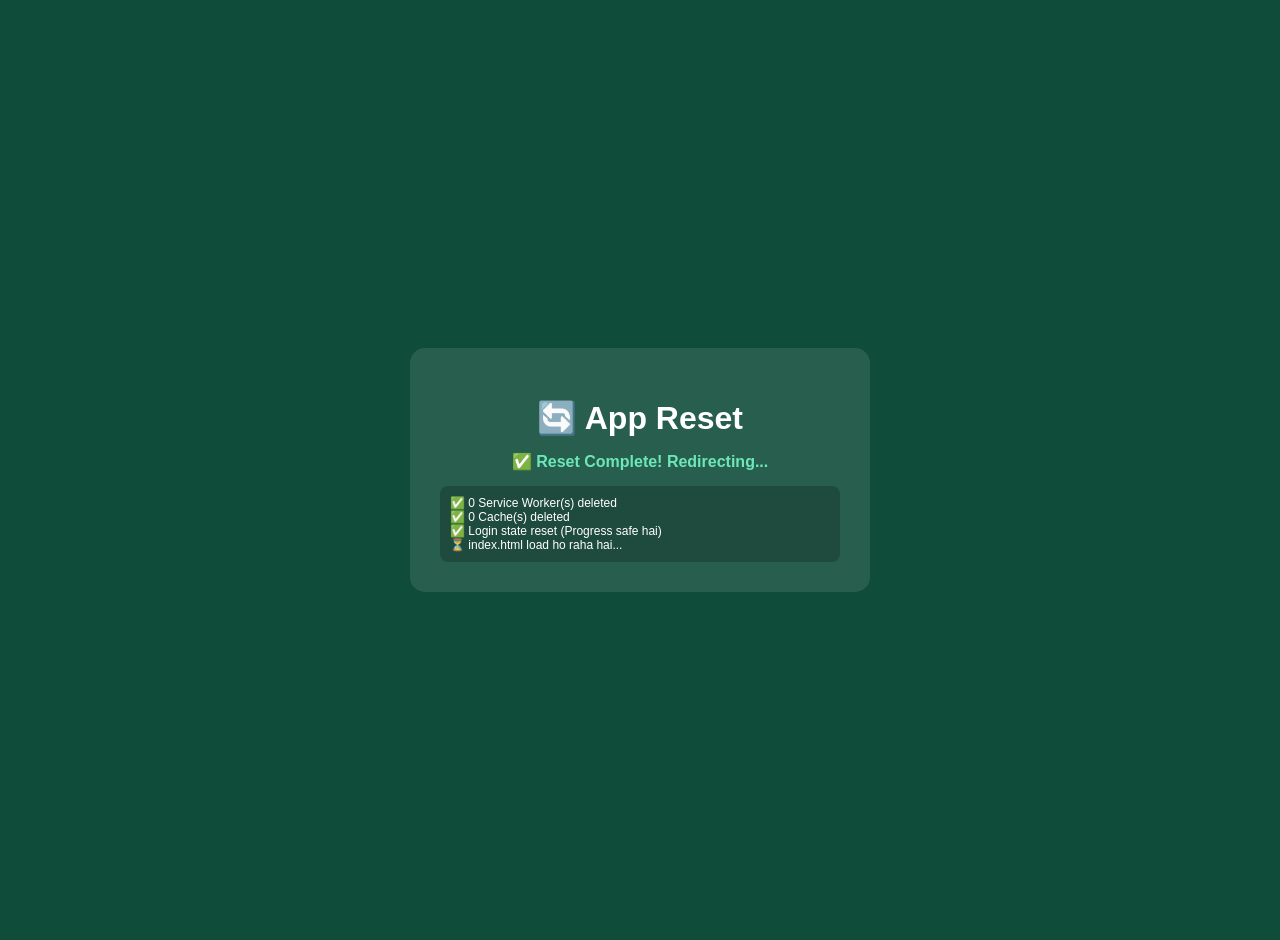
<file: kill.html>
<!DOCTYPE html>
<html lang="hi">
<head>
    <meta charset="UTF-8">
    <meta name="viewport" content="width=device-width, initial-scale=1.0">
    <title>App Reset - Fahm-ul-Quran</title>
    <style>
        body { font-family: sans-serif; background: #0F4C3A; color: white; display: flex; justify-content: center; align-items: center; min-height: 100vh; text-align: center; padding: 20px; margin: 0; }
        .box { background: rgba(255,255,255,0.1); padding: 30px; border-radius: 15px; max-width: 400px; width: 100%; }
        h1 { margin-bottom: 15px; }
        p { margin: 10px 0; }
        .spinner { border: 4px solid rgba(255,255,255,0.3); border-top: 4px solid #D4AF37; border-radius: 50%; width: 40px; height: 40px; margin: 20px auto; animation: spin 1s linear infinite; }
        @keyframes spin { to { transform: rotate(360deg); } }
        .success { color: #6ee7b7; font-weight: bold; }
        .error { color: #ff6b6b; }
        .log { font-size: 12px; text-align: left; background: rgba(0,0,0,0.2); padding: 10px; border-radius: 8px; margin-top: 15px; max-height: 150px; overflow-y: auto; }
    </style>
</head>
<body>
    <div class="box">
        <h1>🔄 App Reset</h1>
        <div class="spinner" id="spinner"></div>
        <p id="status">Purana cache clear ho raha hai...</p>
        <div class="log" id="log"></div>
    </div>
    <script>
        async function resetApp() {
            const status = document.getElementById('status');
            const log = document.getElementById('log');
            const spinner = document.getElementById('spinner');
            let steps = [];
            const addLog = (msg) => { steps.push(msg); log.innerHTML = steps.join('<br>'); };

            try {
                // 1. Unregister all Service Workers
                if ('serviceWorker' in navigator) {
                    const regs = await navigator.serviceWorker.getRegistrations();
                    for (const reg of regs) await reg.unregister();
                    addLog(`✅ ${regs.length} Service Worker(s) deleted`);
                }

                // 2. Delete all caches
                if ('caches' in window) {
                    const names = await caches.keys();
                    for (const name of names) await caches.delete(name);
                    addLog(`✅ ${names.length} Cache(s) deleted`);
                }

                // 3. Clear ONLY login state (keep progress)
                localStorage.removeItem('isLoggedIn');
                localStorage.removeItem('userRole');
                try { sessionStorage.clear(); } catch(e) {}
                addLog('✅ Login state reset (Progress safe hai)');

                status.textContent = '✅ Reset Complete! Redirecting...';
                status.className = 'success';
                spinner.style.display = 'none';
                addLog('⏳ index.html load ho raha hai...');

                setTimeout(() => {
                    window.location.href = 'index.html?v=' + Date.now();
                }, 2000);
            } catch (e) {
                status.textContent = '❌ Error: ' + e.message;
                status.className = 'error';
                spinner.style.display = 'none';
                addLog('❌ ' + e.message);
            }
        }
        resetApp();
    </script>
</body>
</html>
</file>
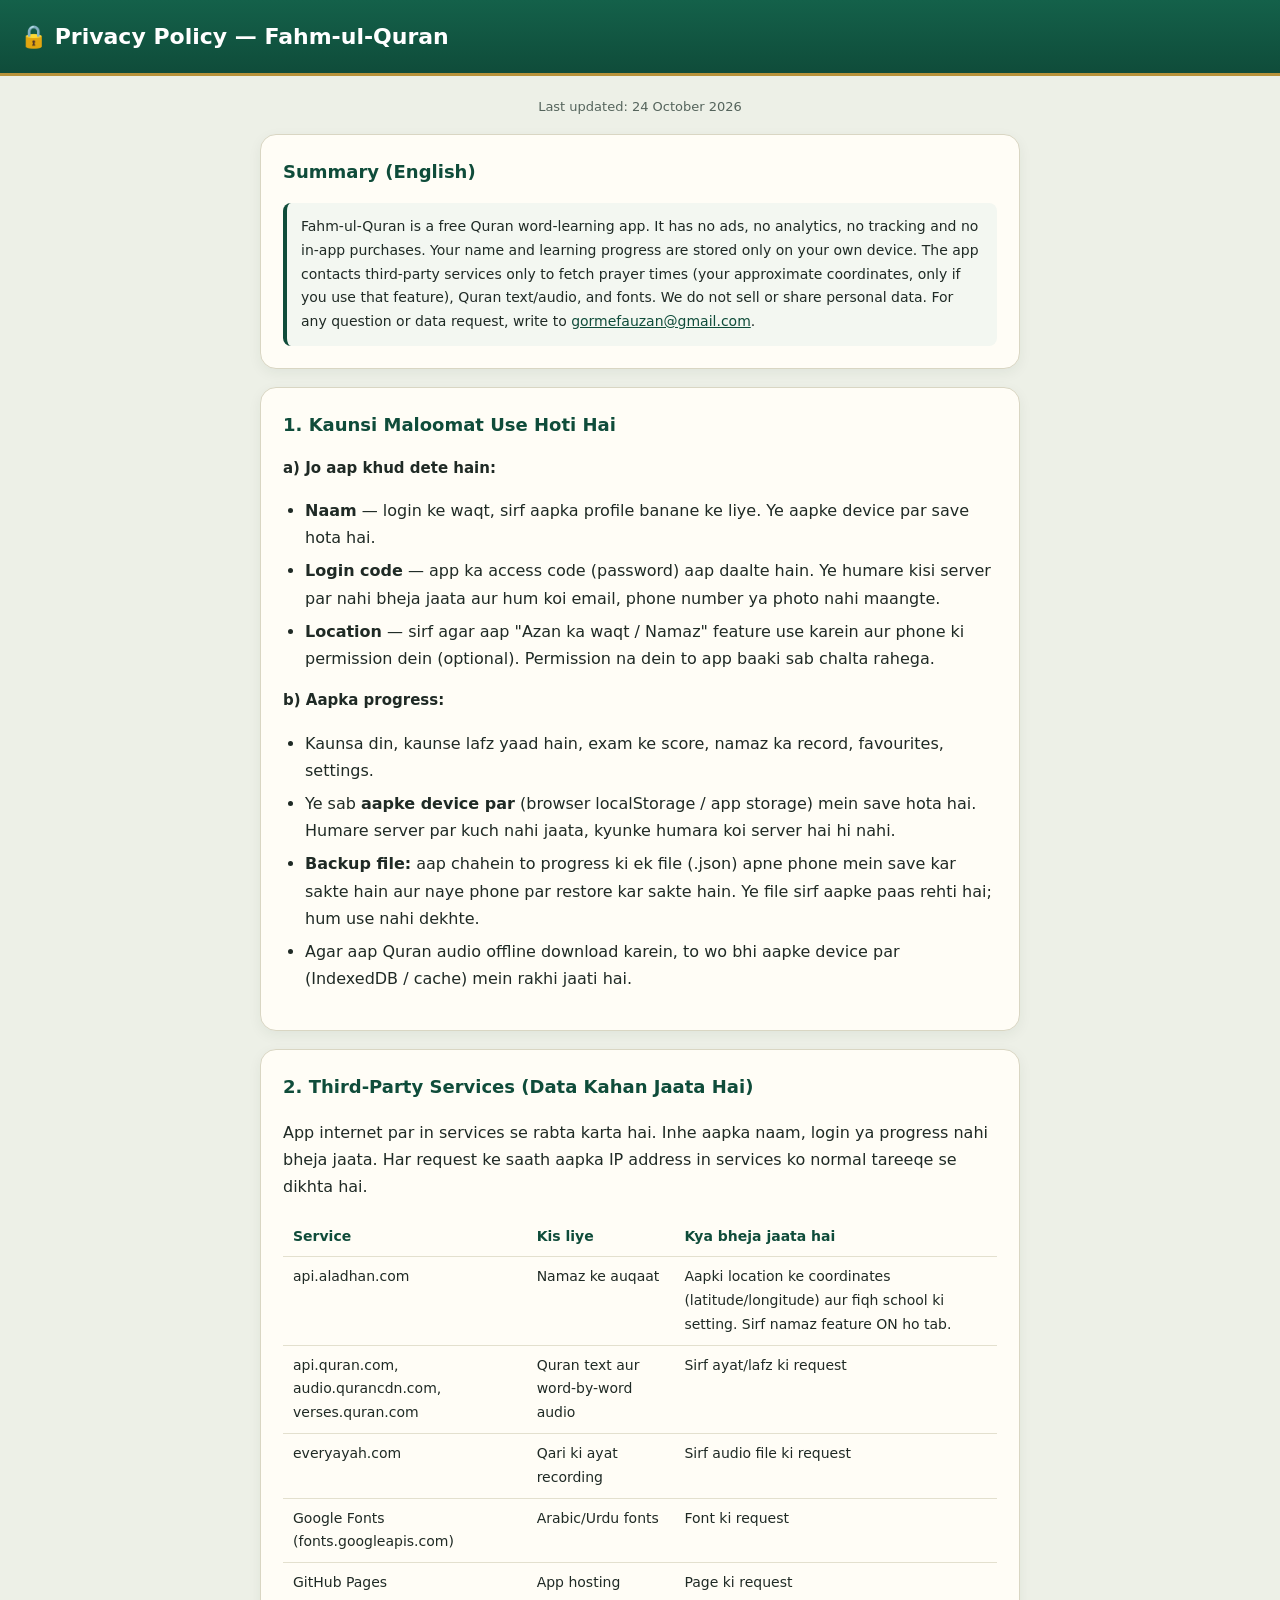
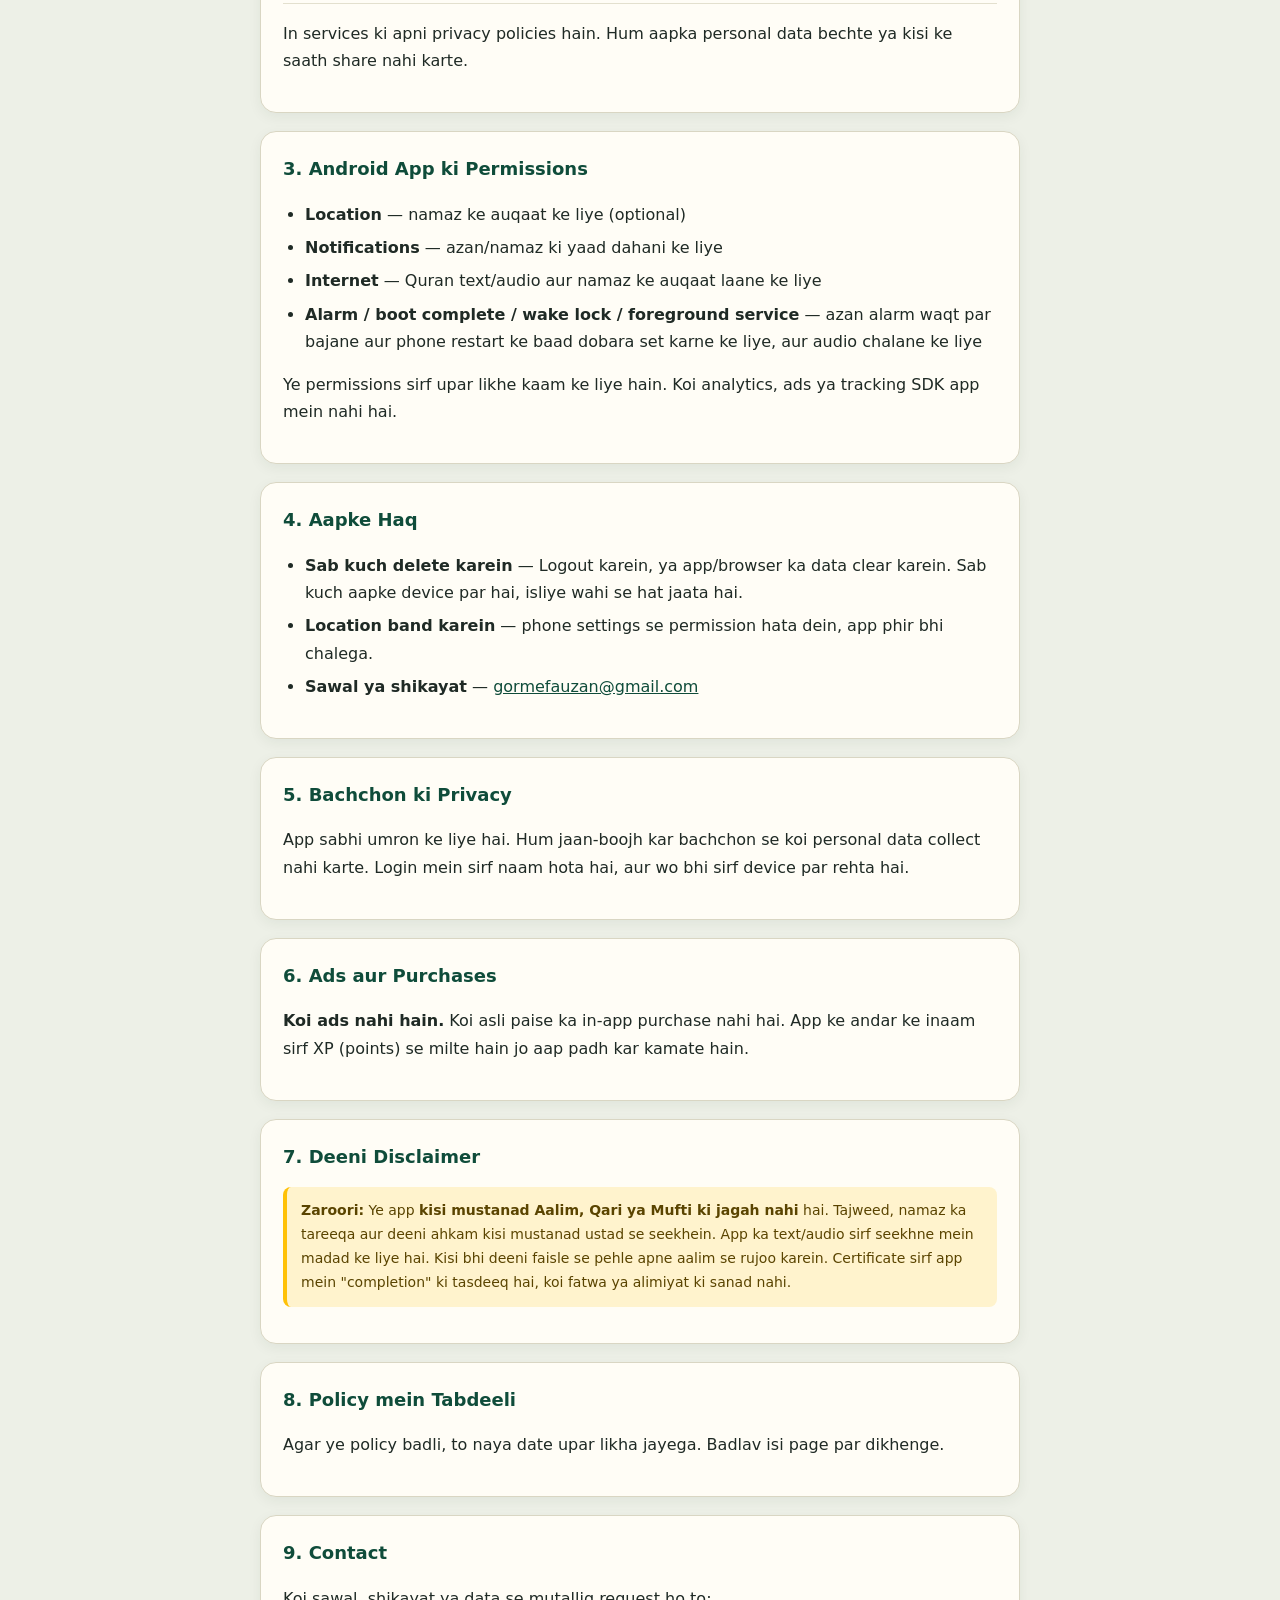
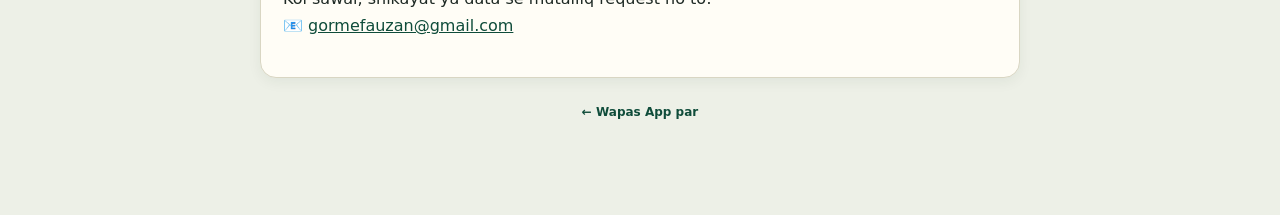
<file: privacy.html>
<!DOCTYPE html>
<html lang="hi">
<head>
    <meta charset="UTF-8">
    <meta name="viewport" content="width=device-width, initial-scale=1.0">
    <title>Privacy Policy - Fahm-ul-Quran</title>
    <link rel="icon" href="icon.png">
    <style>
        :root { --primary: #0F4C3A; --gold: #B8923A; --bg: #EDF0E7; --card: #FFFDF6; --text: #1F2A25; --light: #55645C; }
        * { box-sizing: border-box; }
        body { font-family: system-ui, -apple-system, 'Segoe UI', Roboto, sans-serif; background: var(--bg); color: var(--text); line-height: 1.7; margin: 0; padding: 0; }
        header { background: linear-gradient(180deg, #14614A, #0F4C3A); color: #fff; padding: 18px 20px; border-bottom: 3px solid var(--gold); }
        header h1 { margin: 0; font-size: 22px; }
        main { max-width: 800px; margin: 20px auto; padding: 0 20px 60px; }
        .card { background: var(--card); border: 1px solid #D9D6C3; border-radius: 16px; padding: 22px; margin-bottom: 18px; box-shadow: 0 4px 14px rgba(10,46,36,.06); }
        h2 { color: var(--primary); font-size: 18px; margin-top: 0; }
        h3 { font-size: 15px; margin: 14px 0 6px; }
        ul { padding-left: 22px; }
        li { margin-bottom: 6px; }
        .date { color: var(--light); font-size: 13px; text-align: center; margin-bottom: 16px; }
        a { color: var(--primary); }
        .disclaimer { background: #FFF3CD; border-left: 4px solid #FFC107; padding: 12px 14px; border-radius: 8px; margin: 14px 0; font-size: 14px; color: #5a4400; }
        .en { background: #F3F7F1; border-left: 4px solid var(--primary); padding: 12px 14px; border-radius: 8px; font-size: 14px; }
        table { width: 100%; border-collapse: collapse; font-size: 14px; display: block; overflow-x: auto; }
        th, td { text-align: left; padding: 8px 10px; border-bottom: 1px solid #E3E0CE; vertical-align: top; }
        th { color: var(--primary); }
    </style>
</head>
<body>
    <header><h1>🔒 Privacy Policy — Fahm-ul-Quran</h1></header>
    <main>
        <div class="date">Last updated: 24 October 2026</div>

        <div class="card">
            <h2>Summary (English)</h2>
            <div class="en">
                Fahm-ul-Quran is a free Quran word-learning app. It has no ads, no analytics, no tracking and no in-app purchases.
                Your name and learning progress are stored only on your own device. The app contacts third-party services only to
                fetch prayer times (your approximate coordinates, only if you use that feature), Quran text/audio, and fonts.
                We do not sell or share personal data. For any question or data request, write to
                <a href="mailto:gormefauzan@gmail.com">gormefauzan@gmail.com</a>.
            </div>
        </div>

        <div class="card">
            <h2>1. Kaunsi Maloomat Use Hoti Hai</h2>
            <h3>a) Jo aap khud dete hain:</h3>
            <ul>
                <li><b>Naam</b> — login ke waqt, sirf aapka profile banane ke liye. Ye aapke device par save hota hai.</li>
                <li><b>Login code</b> — app ka access code (password) aap daalte hain. Ye humare kisi server par nahi bheja jaata aur hum koi email, phone number ya photo nahi maangte.</li>
                <li><b>Location</b> — sirf agar aap "Azan ka waqt / Namaz" feature use karein aur phone ki permission dein (optional). Permission na dein to app baaki sab chalta rahega.</li>
            </ul>
            <h3>b) Aapka progress:</h3>
            <ul>
                <li>Kaunsa din, kaunse lafz yaad hain, exam ke score, namaz ka record, favourites, settings.</li>
                <li>Ye sab <b>aapke device par</b> (browser localStorage / app storage) mein save hota hai. Humare server par kuch nahi jaata, kyunke humara koi server hai hi nahi.</li>
        <li><b>Backup file:</b> aap chahein to progress ki ek file (.json) apne phone mein save kar sakte hain aur naye phone par restore kar sakte hain. Ye file sirf aapke paas rehti hai; hum use nahi dekhte.</li>
                <li>Agar aap Quran audio offline download karein, to wo bhi aapke device par (IndexedDB / cache) mein rakhi jaati hai.</li>
            </ul>
        </div>

        <div class="card">
            <h2>2. Third-Party Services (Data Kahan Jaata Hai)</h2>
            <p>App internet par in services se rabta karta hai. Inhe aapka naam, login ya progress nahi bheja jaata. Har request ke saath aapka IP address in services ko normal tareeqe se dikhta hai.</p>
            <table>
                <tr><th>Service</th><th>Kis liye</th><th>Kya bheja jaata hai</th></tr>
                <tr><td>api.aladhan.com</td><td>Namaz ke auqaat</td><td>Aapki location ke coordinates (latitude/longitude) aur fiqh school ki setting. Sirf namaz feature ON ho tab.</td></tr>
                <tr><td>api.quran.com, audio.qurancdn.com, verses.quran.com</td><td>Quran text aur word-by-word audio</td><td>Sirf ayat/lafz ki request</td></tr>
                <tr><td>everyayah.com</td><td>Qari ki ayat recording</td><td>Sirf audio file ki request</td></tr>
                <tr><td>Google Fonts (fonts.googleapis.com)</td><td>Arabic/Urdu fonts</td><td>Font ki request</td></tr>
                <tr><td>GitHub Pages</td><td>App hosting</td><td>Page ki request</td></tr>
            </table>
            <p>In services ki apni privacy policies hain. Hum aapka personal data bechte ya kisi ke saath share nahi karte.</p>
        </div>

        <div class="card">
            <h2>3. Android App ki Permissions</h2>
            <ul>
                <li><b>Location</b> — namaz ke auqaat ke liye (optional)</li>
                <li><b>Notifications</b> — azan/namaz ki yaad dahani ke liye</li>
                <li><b>Internet</b> — Quran text/audio aur namaz ke auqaat laane ke liye</li>
                <li><b>Alarm / boot complete / wake lock / foreground service</b> — azan alarm waqt par bajane aur phone restart ke baad dobara set karne ke liye, aur audio chalane ke liye</li>
            </ul>
            <p>Ye permissions sirf upar likhe kaam ke liye hain. Koi analytics, ads ya tracking SDK app mein nahi hai.</p>
        </div>

        <div class="card">
            <h2>4. Aapke Haq</h2>
            <ul>
                <li><b>Sab kuch delete karein</b> — Logout karein, ya app/browser ka data clear karein. Sab kuch aapke device par hai, isliye wahi se hat jaata hai.</li>
                <li><b>Location band karein</b> — phone settings se permission hata dein, app phir bhi chalega.</li>
                <li><b>Sawal ya shikayat</b> — <a href="mailto:gormefauzan@gmail.com">gormefauzan@gmail.com</a></li>
            </ul>
        </div>

        <div class="card">
            <h2>5. Bachchon ki Privacy</h2>
            <p>App sabhi umron ke liye hai. Hum jaan-boojh kar bachchon se koi personal data collect nahi karte. Login mein sirf naam hota hai, aur wo bhi sirf device par rehta hai.</p>
        </div>

        <div class="card">
            <h2>6. Ads aur Purchases</h2>
            <p><b>Koi ads nahi hain.</b> Koi asli paise ka in-app purchase nahi hai. App ke andar ke inaam sirf XP (points) se milte hain jo aap padh kar kamate hain.</p>
        </div>

        <div class="card">
            <h2>7. Deeni Disclaimer</h2>
            <div class="disclaimer">
                <b>Zaroori:</b> Ye app <b>kisi mustanad Aalim, Qari ya Mufti ki jagah nahi</b> hai. Tajweed, namaz ka tareeqa aur deeni ahkam kisi mustanad ustad se seekhein. App ka text/audio sirf seekhne mein madad ke liye hai. Kisi bhi deeni faisle se pehle apne aalim se rujoo karein. Certificate sirf app mein "completion" ki tasdeeq hai, koi fatwa ya alimiyat ki sanad nahi.
            </div>
        </div>

        <div class="card">
            <h2>8. Policy mein Tabdeeli</h2>
            <p>Agar ye policy badli, to naya date upar likha jayega. Badlav isi page par dikhenge.</p>
        </div>

        <div class="card">
            <h2>9. Contact</h2>
            <p>Koi sawal, shikayat ya data se mutalliq request ho to:<br>
            📧 <a href="mailto:gormefauzan@gmail.com">gormefauzan@gmail.com</a></p>
        </div>

        <p style="text-align:center;font-size:12px;color:var(--light);margin-top:24px;">
            <a href="index.html" style="text-decoration:none;color:var(--primary);font-weight:700;">← Wapas App par</a>
        </p>
    </main>
</body>
</html>
</file>
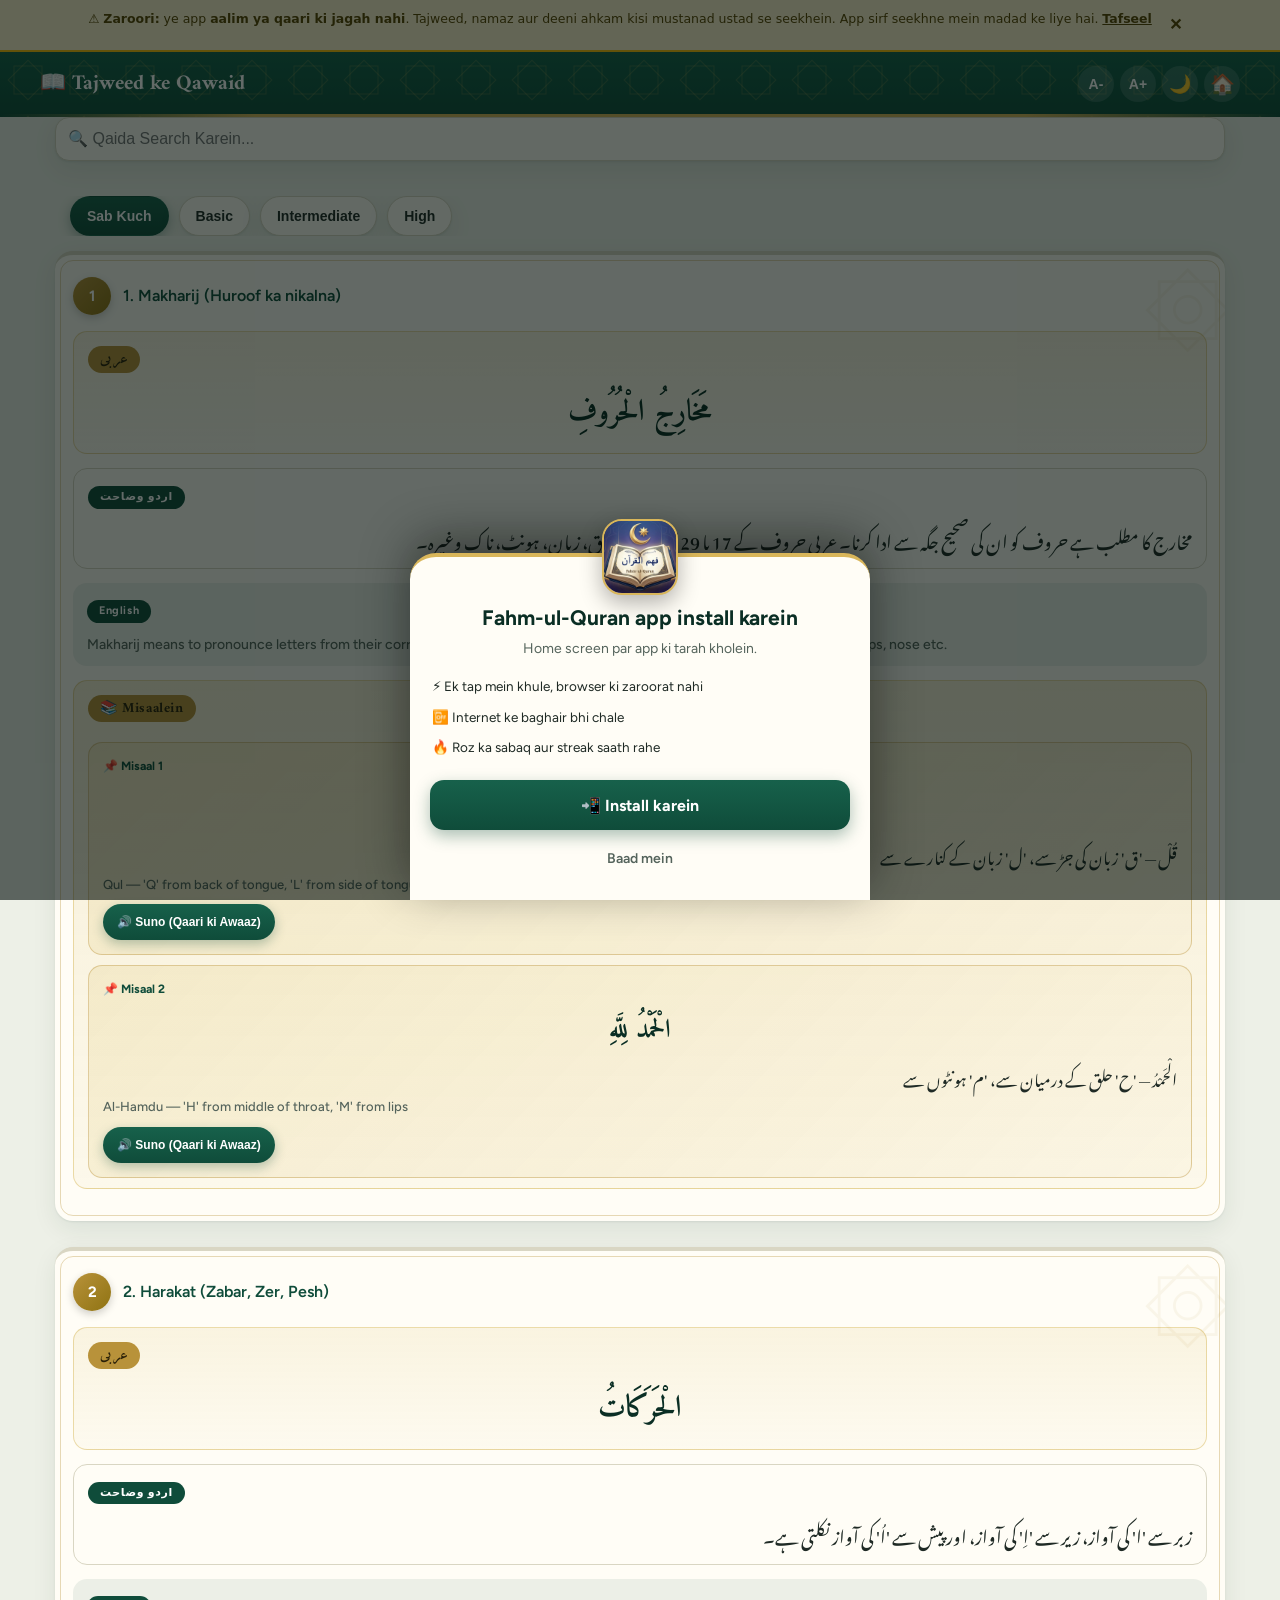
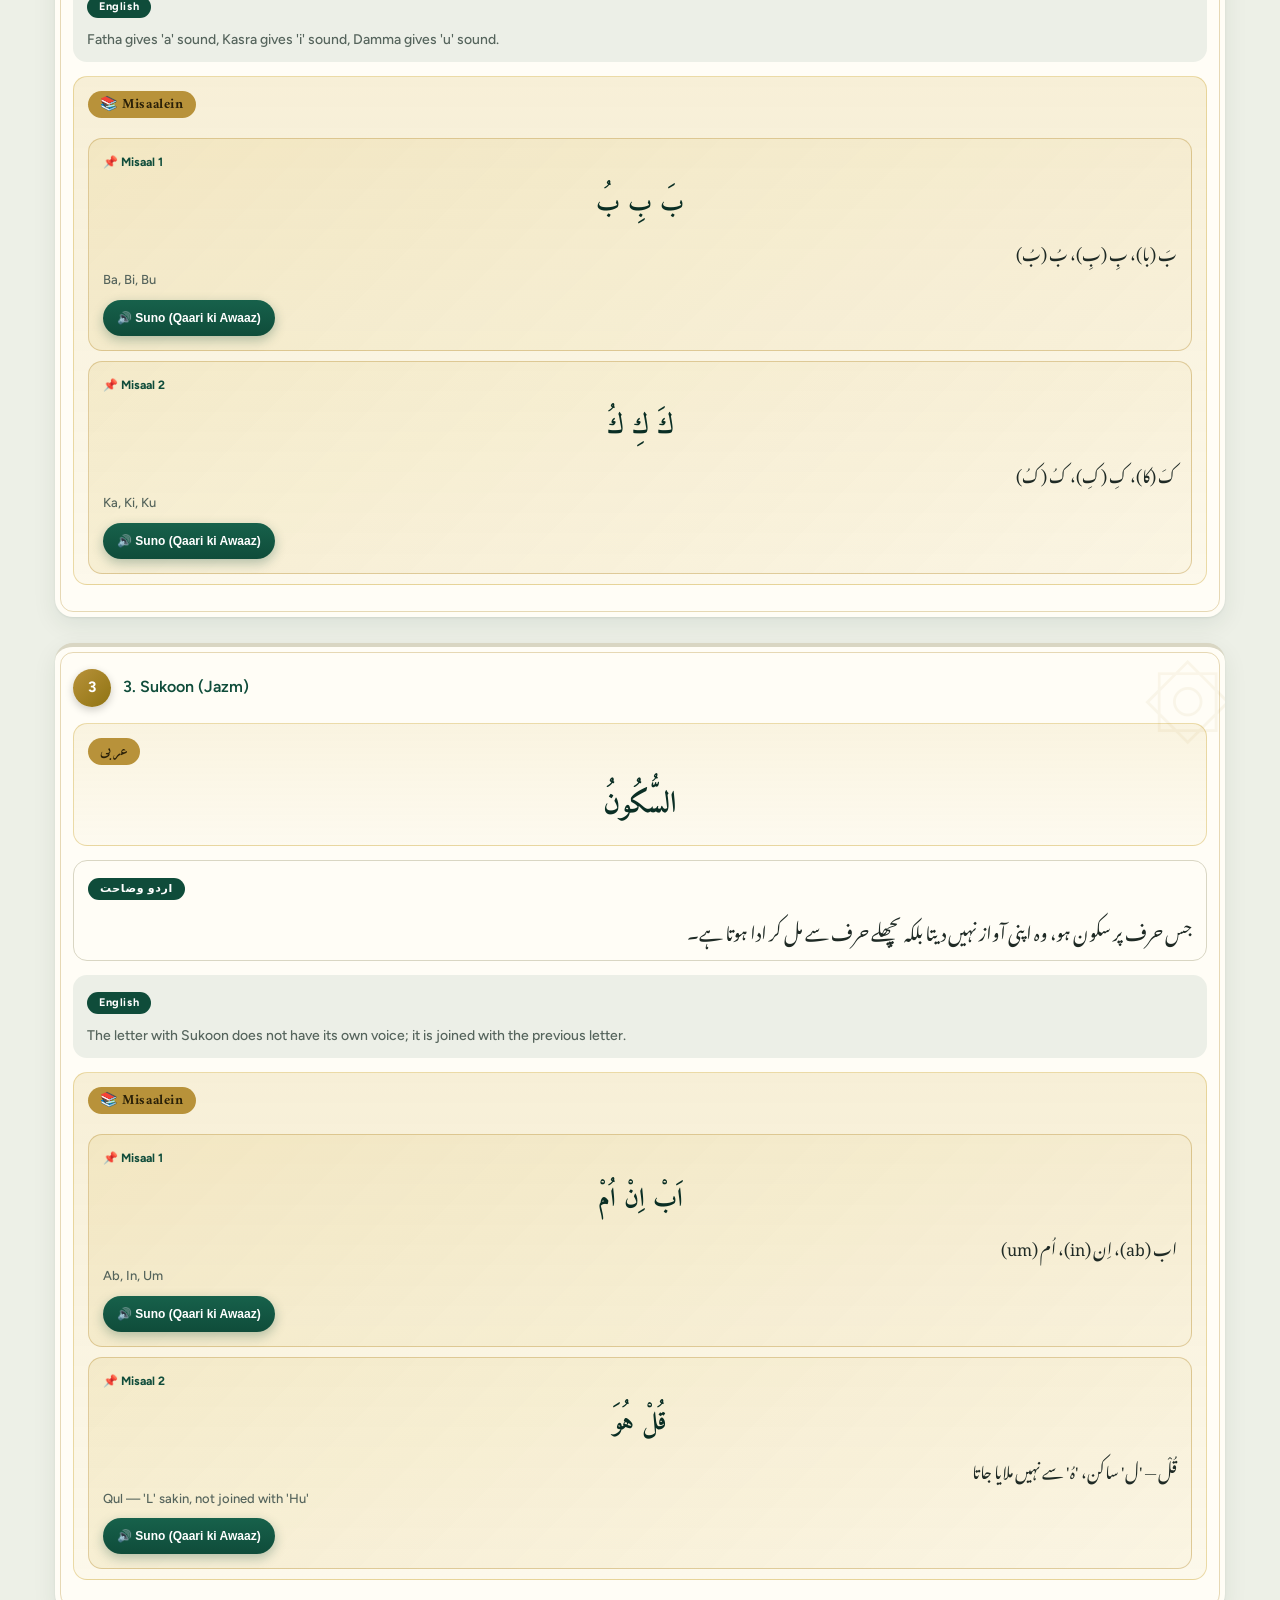
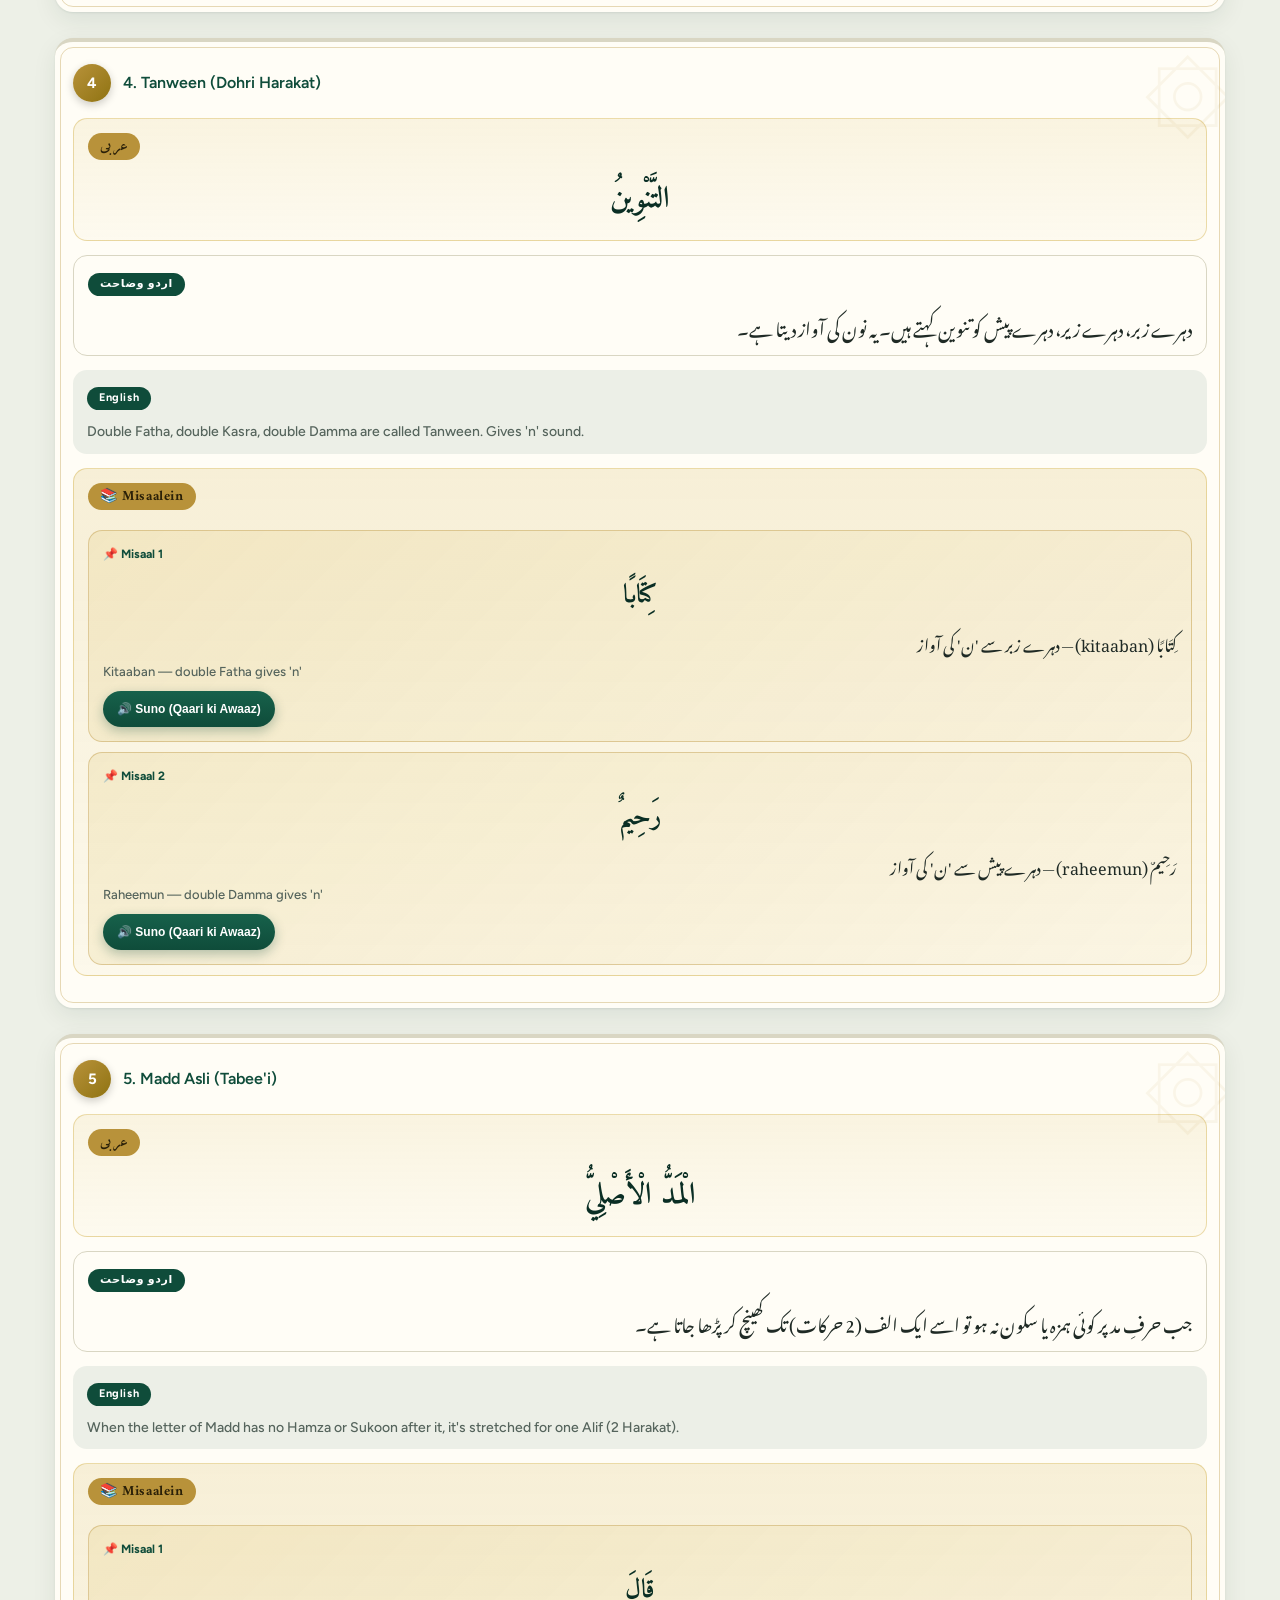
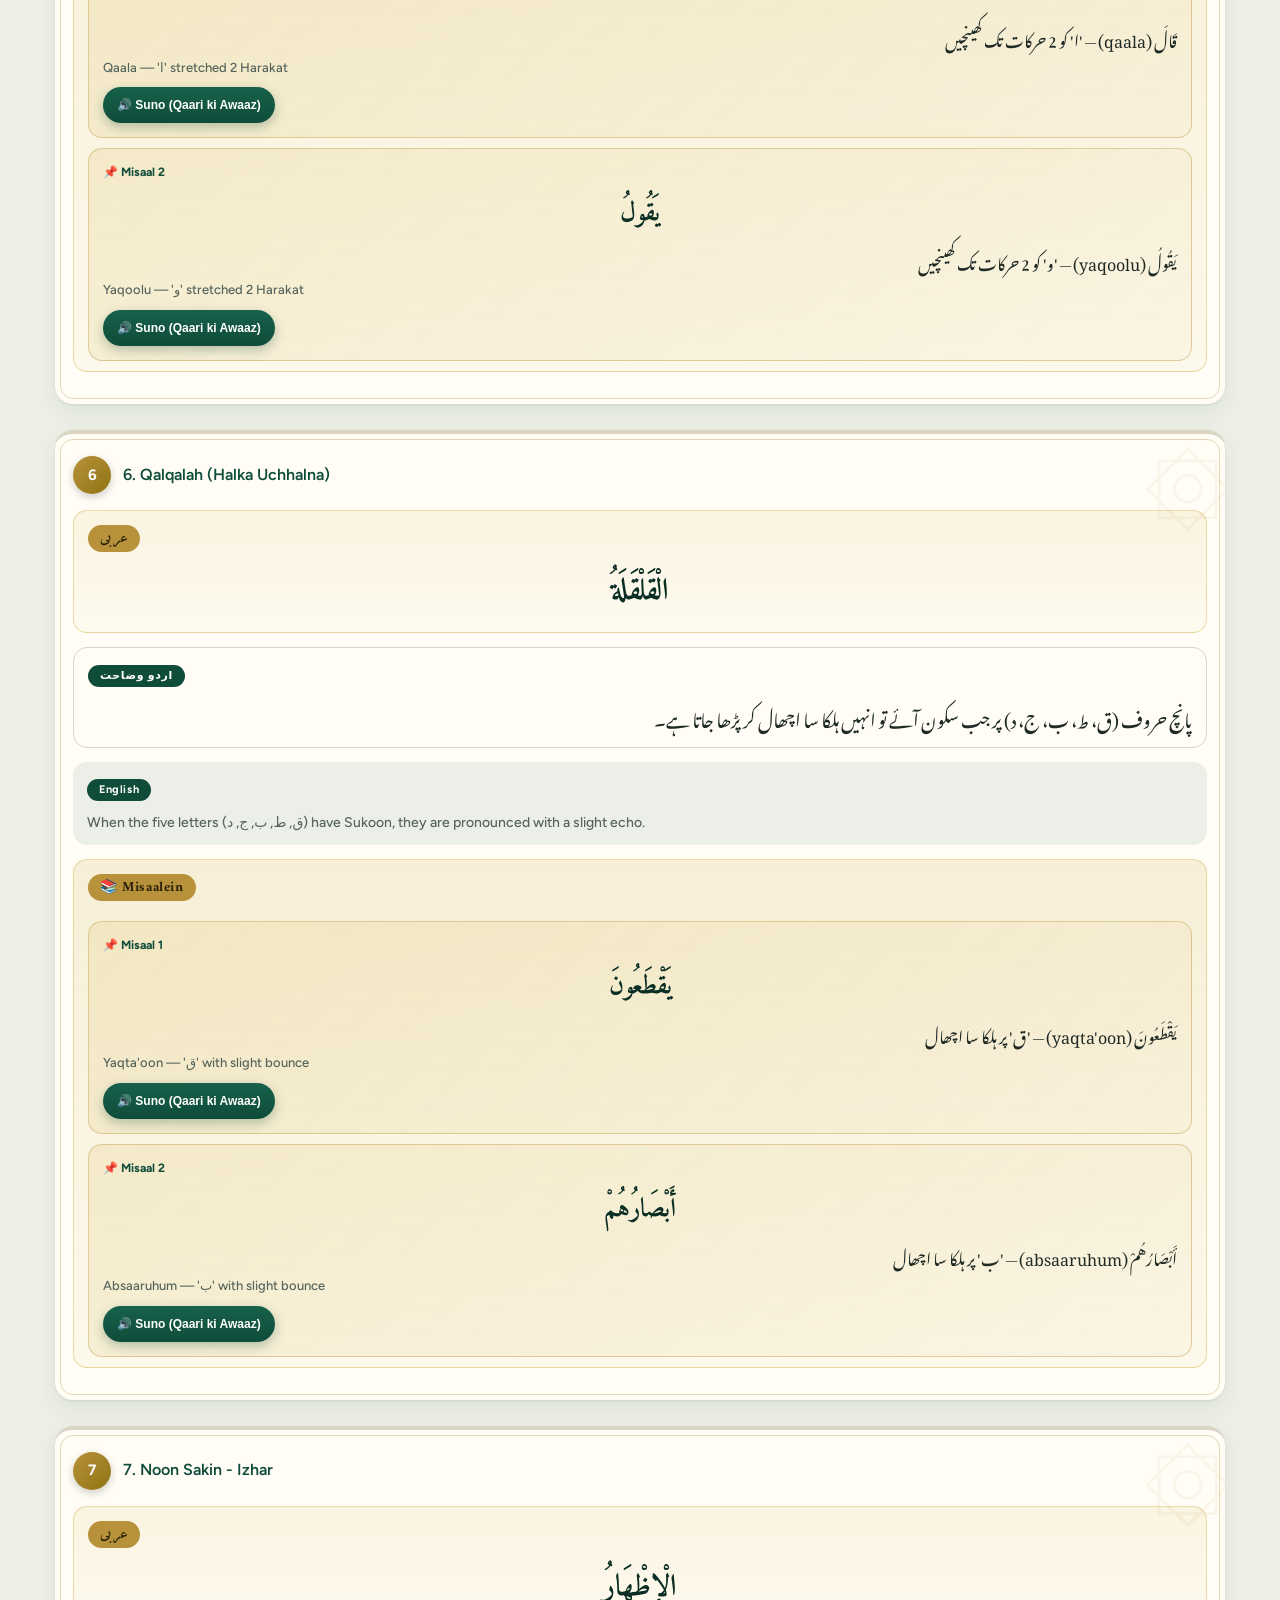
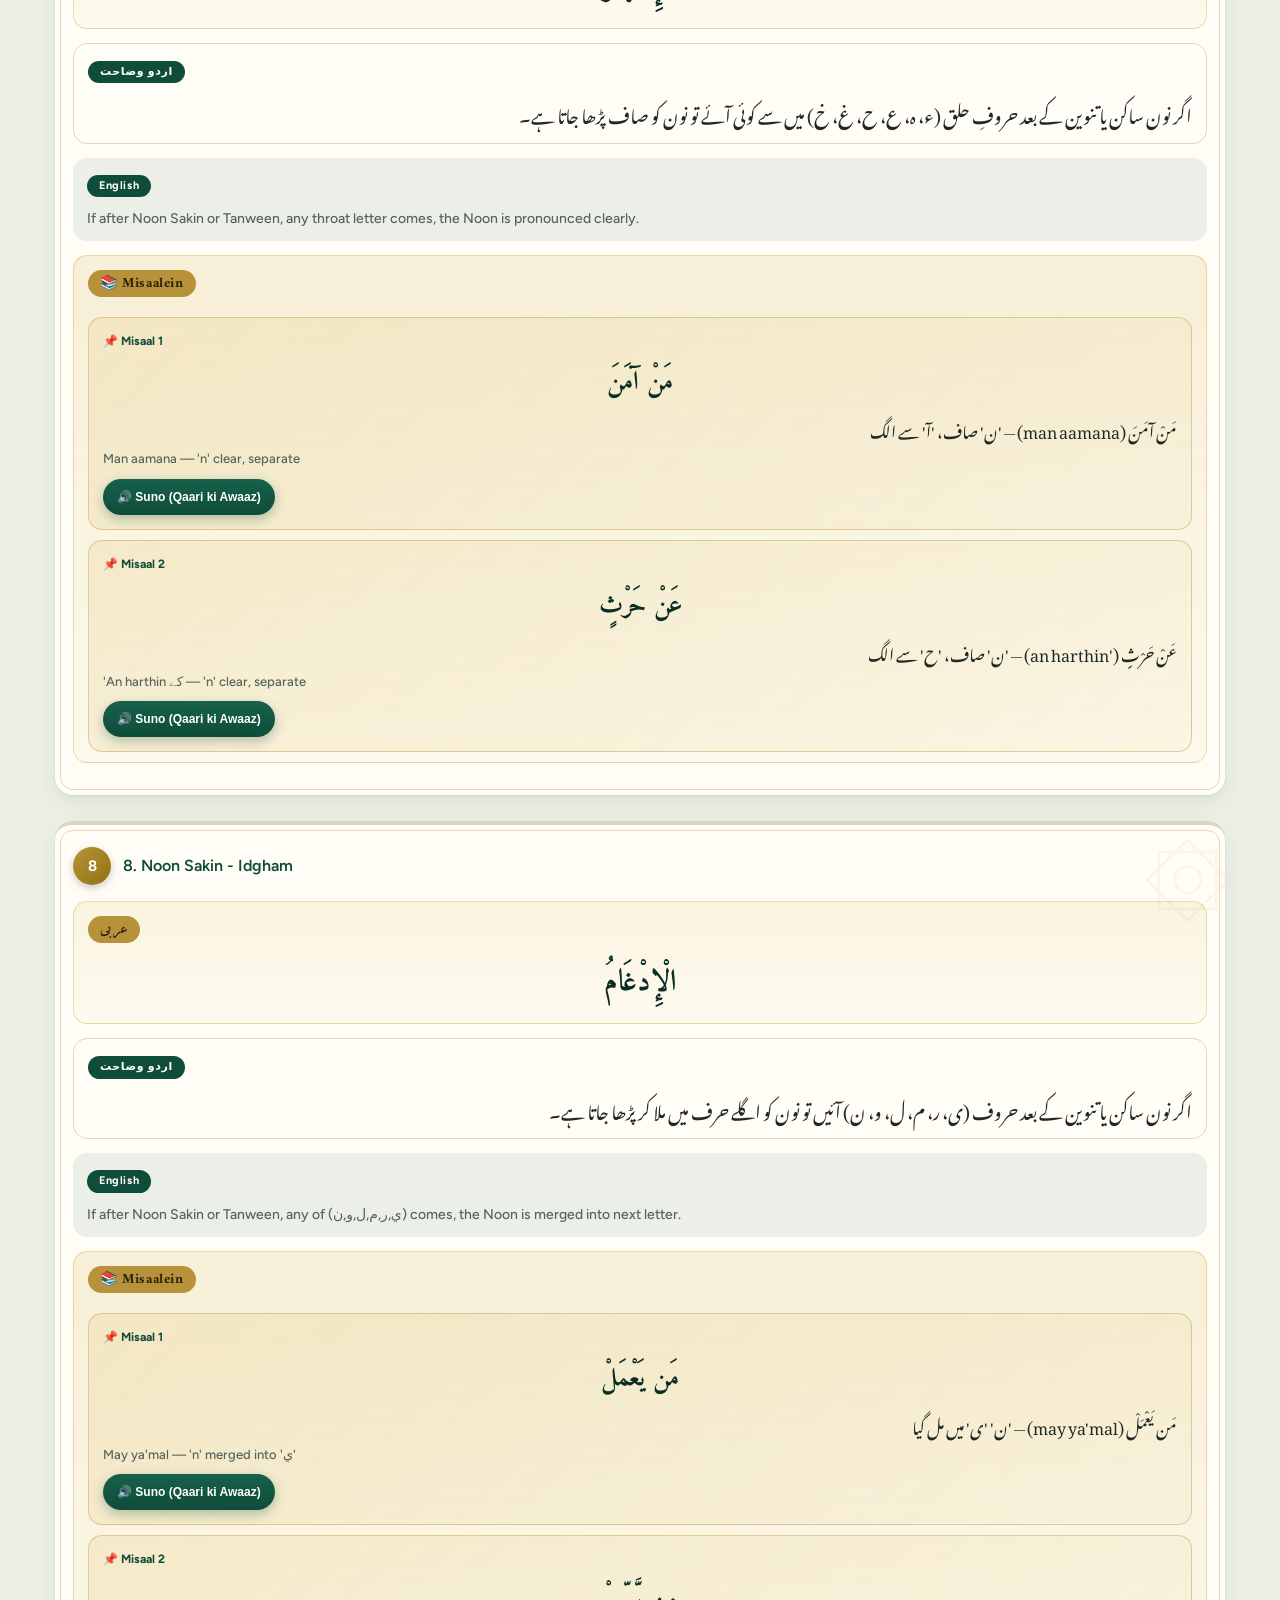
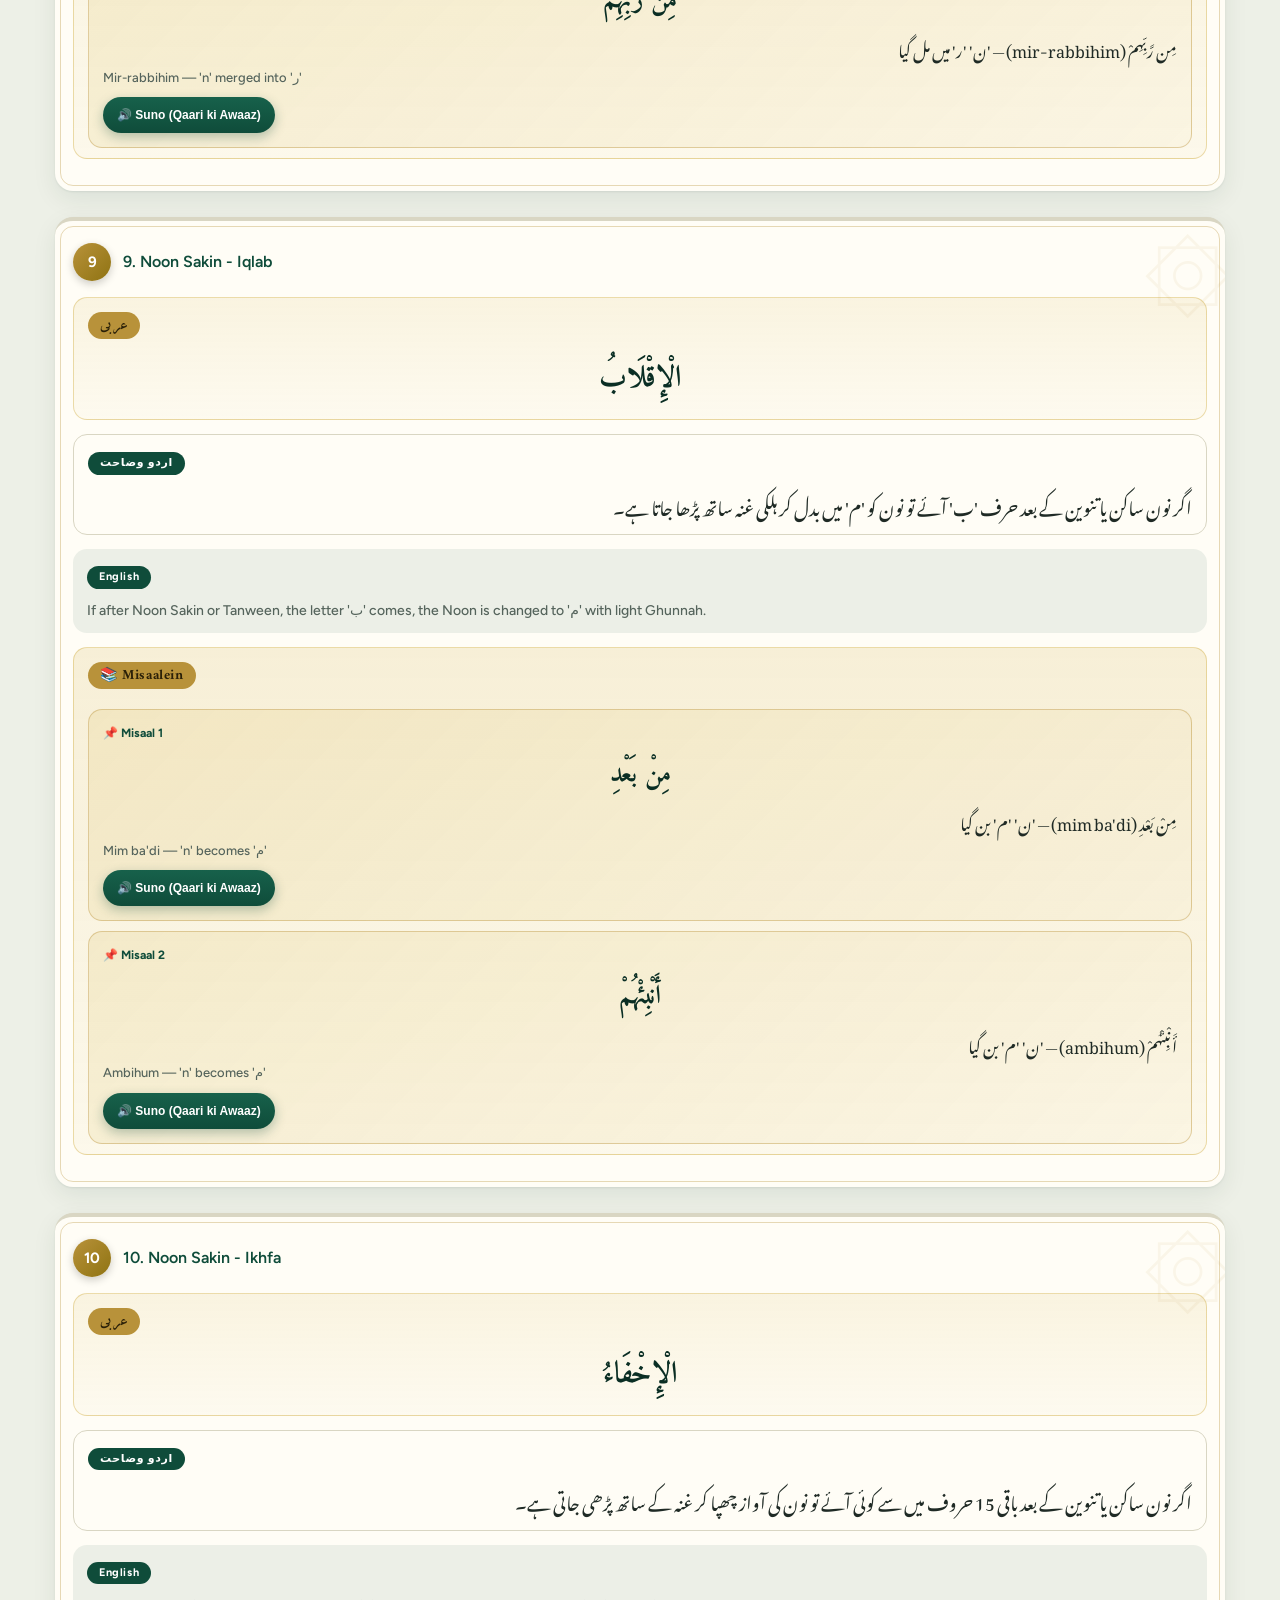
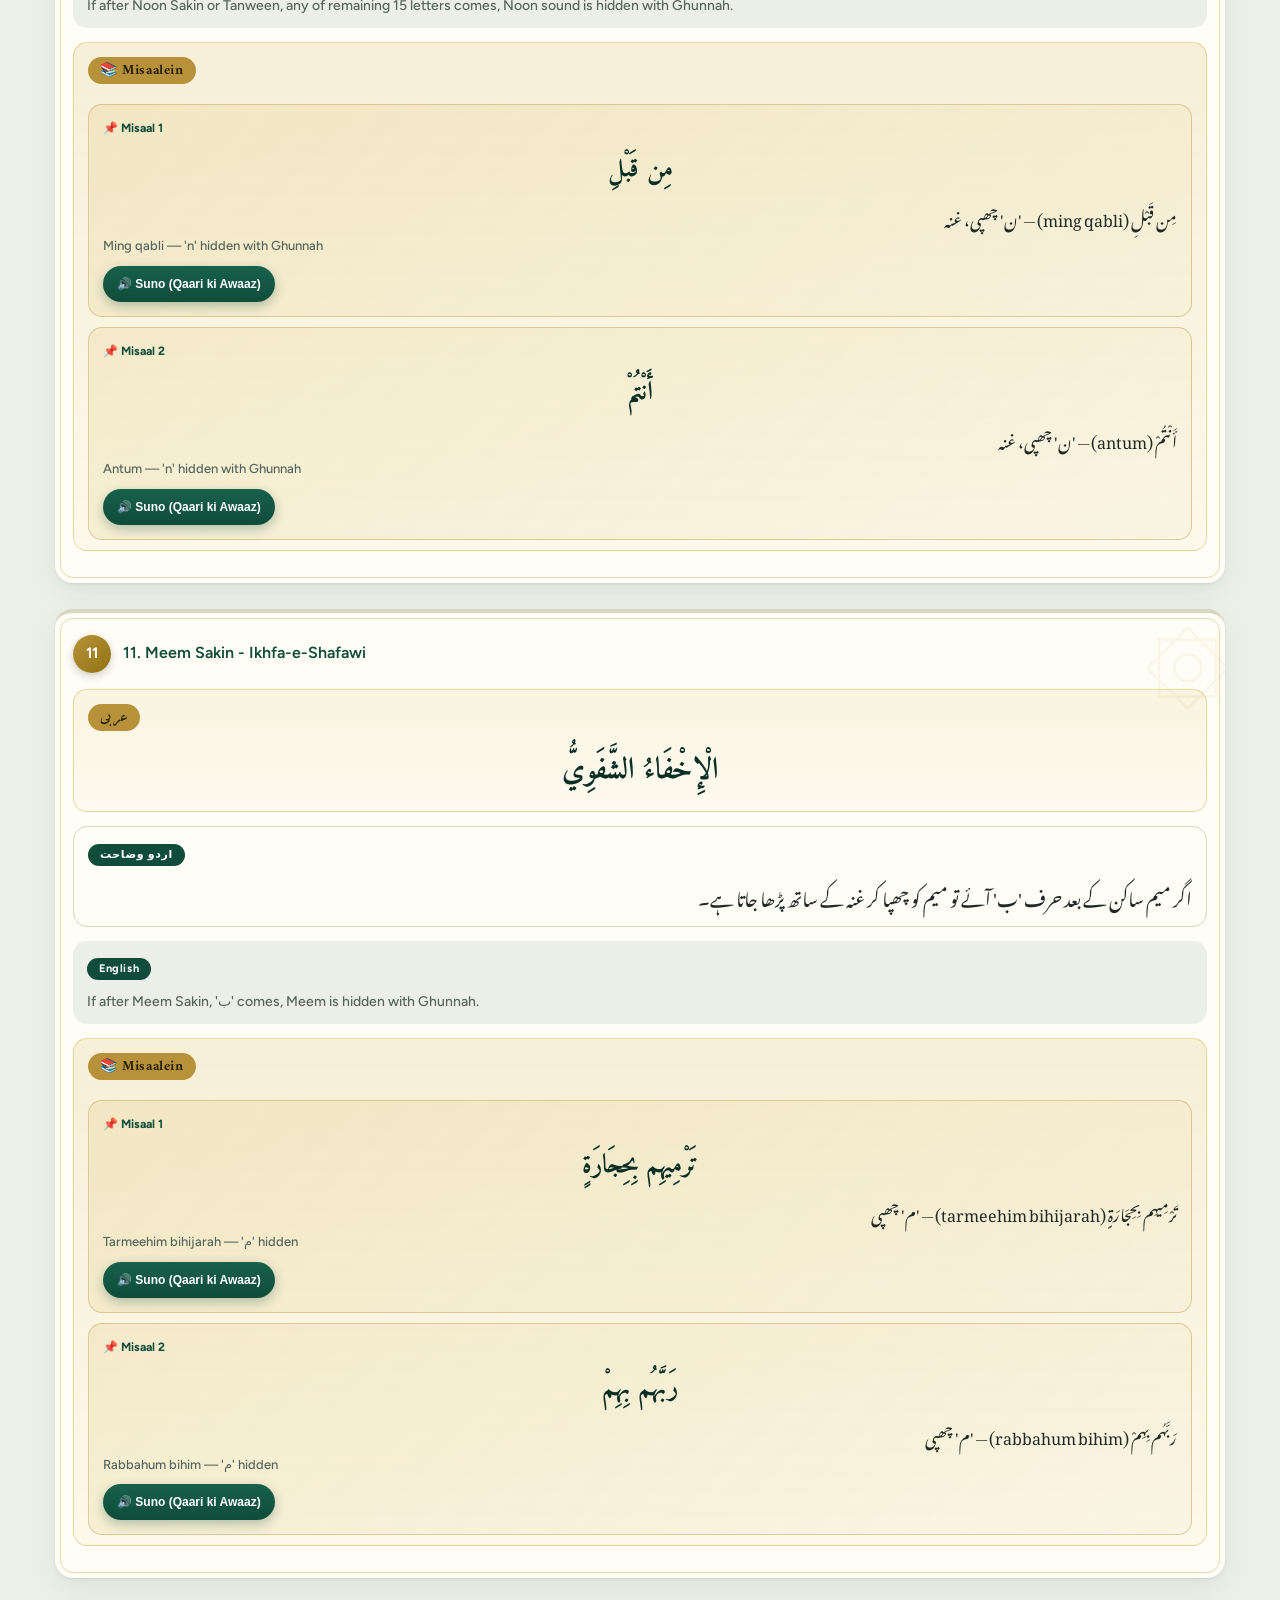
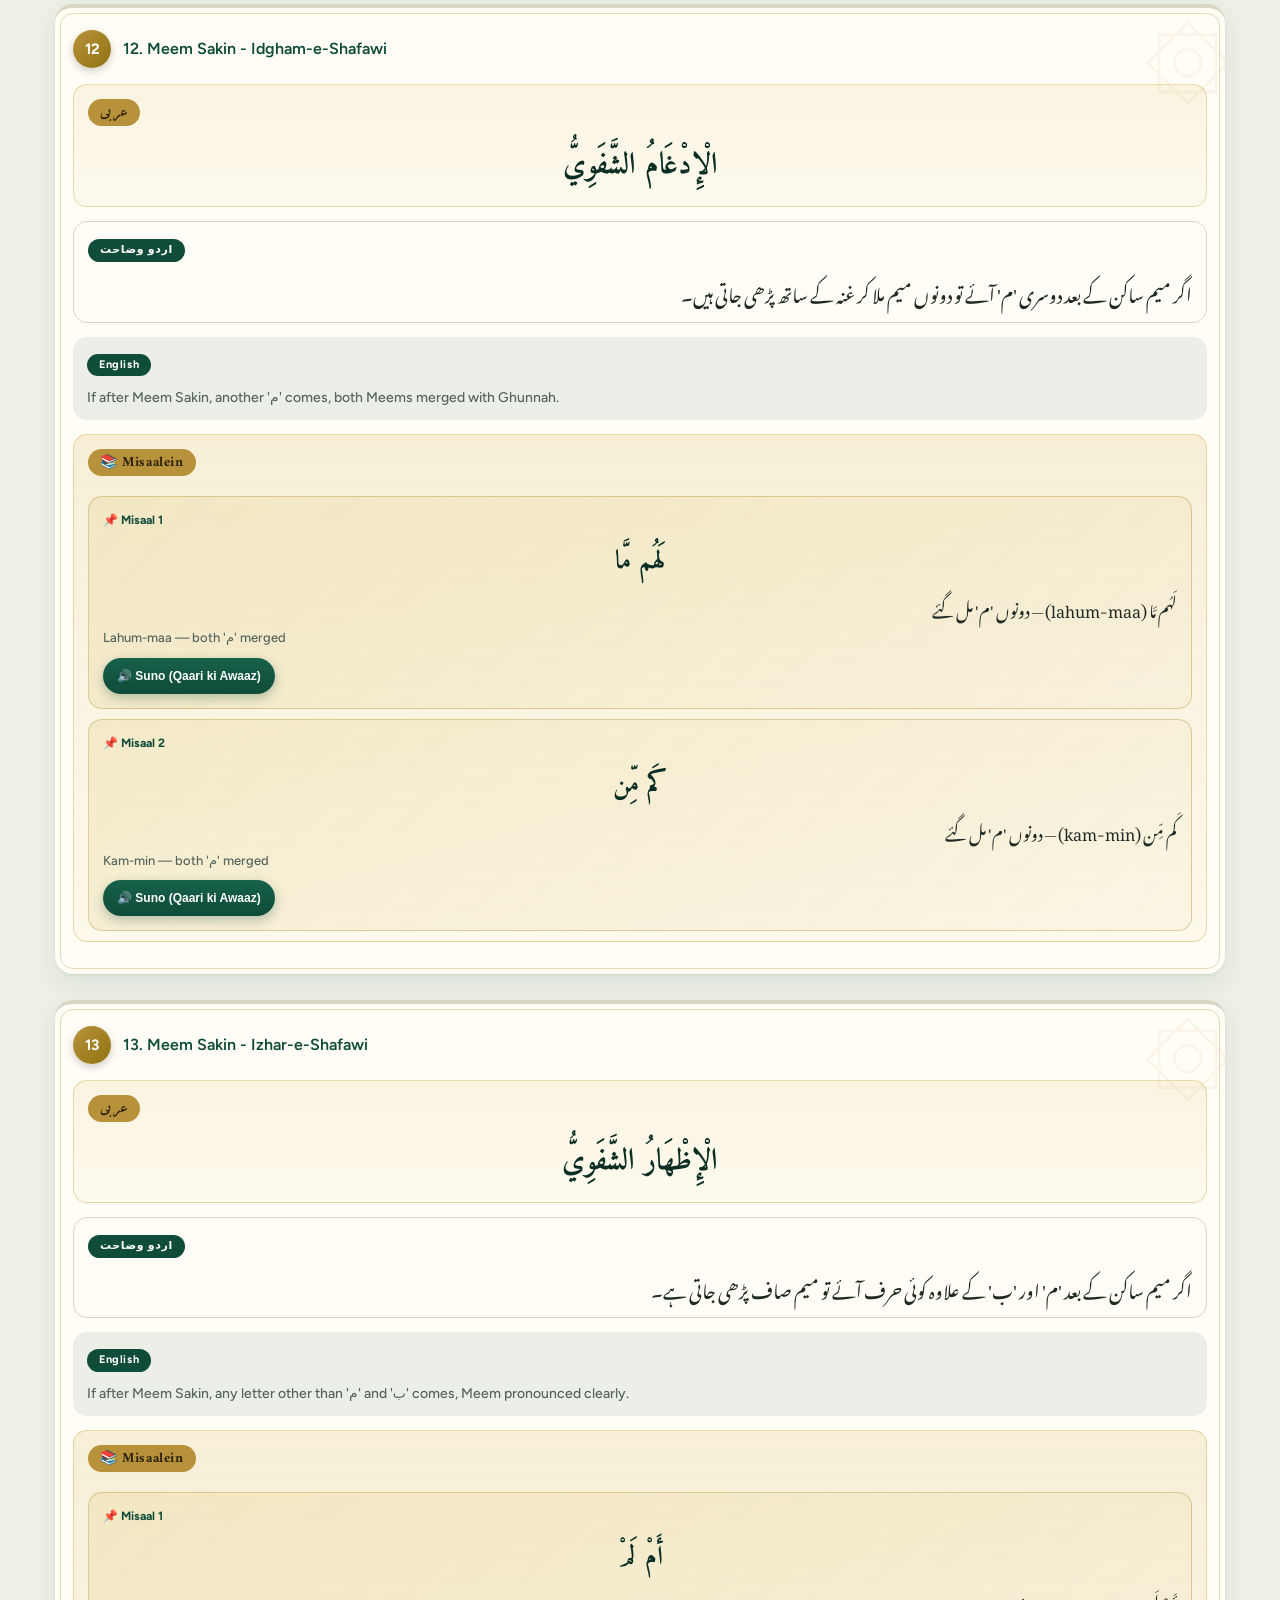
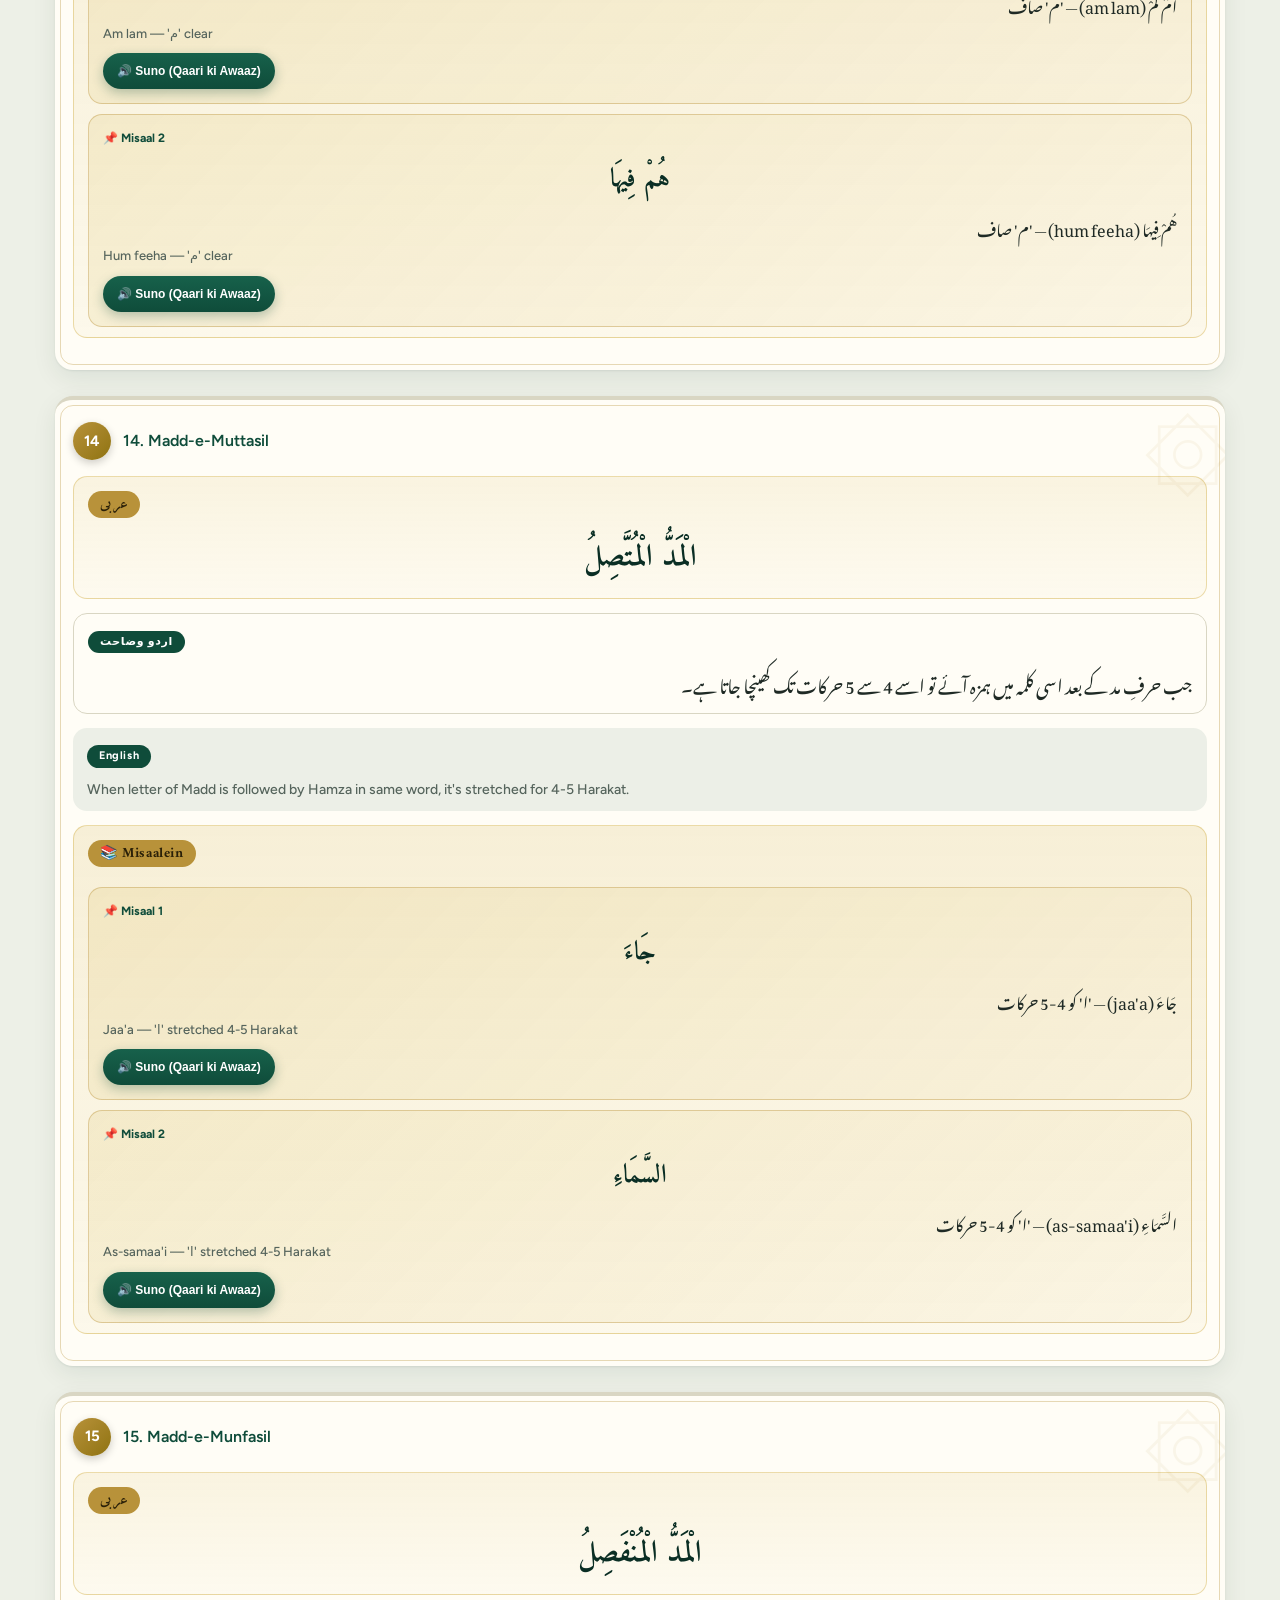
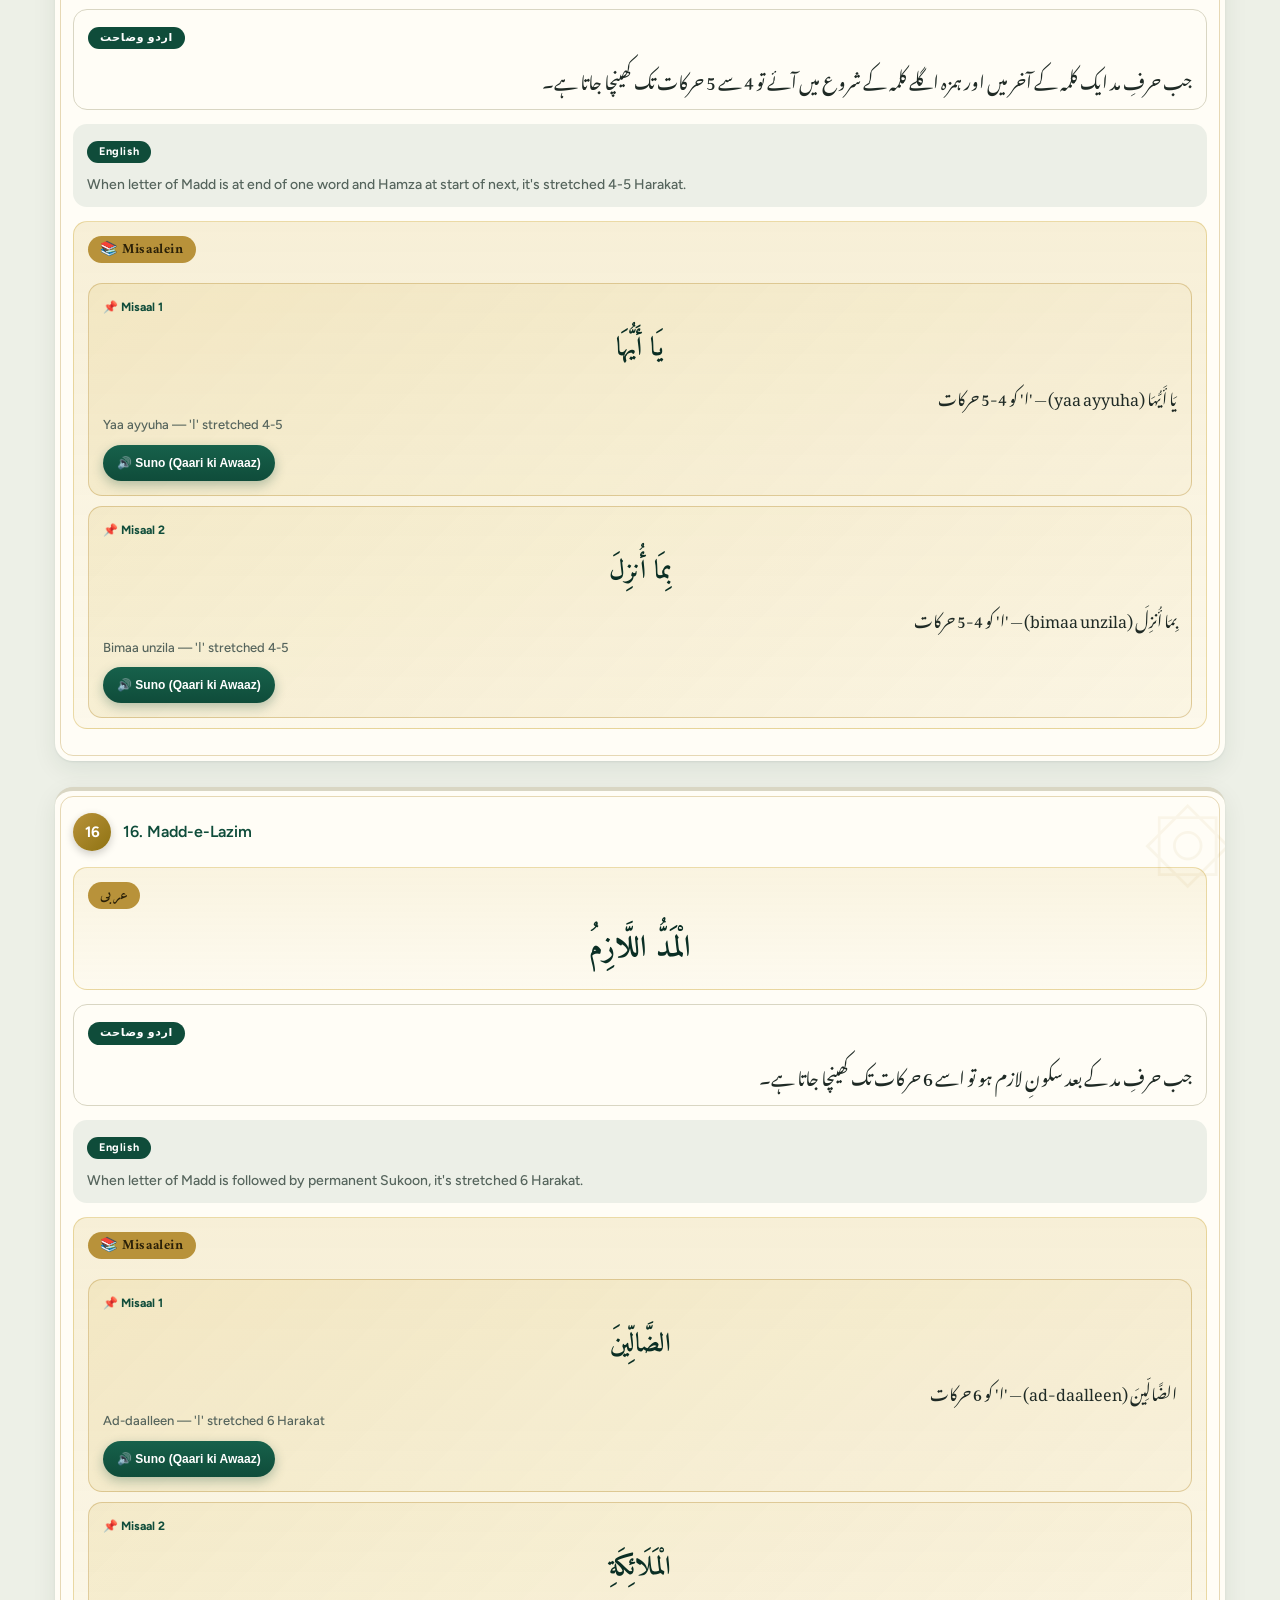
<file: tajweed.html>
<!DOCTYPE html>
<html lang="hi">
<head>
    <meta charset="UTF-8">
    <meta name="viewport" content="width=device-width, initial-scale=1.0">
    <title>Tajweed ke Qawaid - Fahm-ul-Quran</title>
    <link rel="icon" type="image/png" href="icon.png">
    <link rel="apple-touch-icon" href="icon.png">
    <link rel="manifest" href="manifest.json">
    <script src="themes.js"></script>
    <script src="app.js"></script>
    <meta name="theme-color" content="#0F4C3A">
    <script src="sounds.js"></script>
    <link href="https://fonts.googleapis.com/css2?family=Amiri:wght@400;700&family=Noto+Nastaliq+Urdu:wght@400;700&family=Poppins:wght@300;400;600;700&display=swap" rel="stylesheet">
    <style>
        :root { --primary: #0F4C3A; --secondary: #D4AF37; --bg: #F4F7F6; --card-bg: #ffffff; --text: #333333; --text-light: #666; --shadow: 0 4px 15px rgba(0,0,0,0.05); --border: #ddd; --arabic: #0B3D2E; --gold: #C9A227; --chip-bg: rgba(15,76,58,0.08); --scale: 1; }
        [data-theme="dark"] { --primary: #1a1a2e; --secondary: #6ee7b7; --bg: #0f0f23; --card-bg: #1e1e36; --text: #eee; --text-light: #aaa; --shadow: 0 4px 15px rgba(0,0,0,0.3); --border: #333; --arabic: #F3E3A0; --gold: #E5C158; --chip-bg: rgba(110,231,183,0.10); }
        * { box-sizing: border-box; margin: 0; padding: 0; transition: background 0.3s, color 0.3s; }
        body { font-family: 'Poppins', sans-serif; background-color: var(--bg); color: var(--text); padding-bottom: 80px; }
        header { background: linear-gradient(135deg, #0F4C3A 0%, #17695171 60%, #0F4C3A 100%); background-color: var(--primary); color: white; text-align: center; padding: 15px; border-bottom: 3px solid var(--gold); position: sticky; top: 0; z-index: 100; box-shadow: 0 4px 18px rgba(0,0,0,0.18); }
        .header-top { display: flex; justify-content: space-between; align-items: center; max-width: 1200px; margin: 0 auto; }
        .header-controls { display: flex; gap: 10px; align-items: center; }
        .icon-btn { background: none; border: none; font-size: 20px; cursor: pointer; color: white; }
        .size-btn { background: rgba(255,255,255,0.15); border: 1px solid rgba(255,255,255,0.35); color: #fff; border-radius: 8px; padding: 3px 9px; font-size: 14px; font-weight: 700; cursor: pointer; }
        .main-nav { display: flex; justify-content: flex-start; overflow-x: auto; gap: 10px; margin: 15px auto; padding: 0 15px; max-width: 1200px; scrollbar-width: none; }
        .main-nav::-webkit-scrollbar { display: none; }
        .nav-btn { padding: 8px 16px; border: none; border-radius: 20px; font-size: 14px; font-weight: 600; background: var(--card-bg); color: var(--text); box-shadow: var(--shadow); cursor: pointer; white-space: nowrap; }
        .nav-btn.active { background: var(--primary); color: #fff; }
        .container { max-width: 1200px; margin: 0 auto; padding: 0 15px; }
        .card { background: var(--card-bg); border-radius: 18px; padding: 22px 18px 18px; border-top: 4px solid var(--gold); box-shadow: 0 8px 26px rgba(0,0,0,0.07); margin-bottom: 26px; position: relative; overflow: hidden; }
        .card::before { content: "۞"; position: absolute; top: -14px; right: -6px; font-size: 90px; color: var(--gold); opacity: .07; pointer-events: none; }
        .card-head { display: flex; align-items: center; gap: 12px; margin-bottom: 16px; }
        .num-badge { flex: 0 0 auto; width: 38px; height: 38px; border-radius: 50%; background: linear-gradient(135deg, var(--gold), #8f7312); color: #fff; font-weight: 700; font-size: 15px; display: flex; align-items: center; justify-content: center; box-shadow: 0 3px 8px rgba(0,0,0,0.2); }
        .card-title { color: var(--primary); font-size: 16px; line-height: 1.4; font-weight: 600; }
        [data-theme="dark"] .card-title { color: var(--secondary); }
        .sec { border-radius: 14px; padding: 14px 14px 10px; margin-bottom: 14px; }
        .sec-ar { background: linear-gradient(180deg, rgba(201,162,39,0.10), rgba(201,162,39,0.03)); border: 1px solid rgba(201,162,39,0.35); }
        .sec-ur { background: transparent; border: 1px solid var(--border); }
        .chip { display: inline-block; font-size: 11px; font-weight: 700; letter-spacing: .6px; padding: 3px 12px; border-radius: 20px; background: var(--primary); color: #fff; margin-bottom: 10px; }
        [data-theme="dark"] .chip { background: rgba(110,231,183,0.18); color: var(--secondary); }
        .sec-ar .chip { background: var(--gold); font-family: 'Amiri', serif; font-size: 14px; }
        .arabic-text { font-family: 'Amiri', serif; font-size: calc(30px * var(--scale)); line-height: 2.0; color: var(--arabic); direction: rtl; text-align: center; font-weight: 700; }
        .urdu-text { font-family: 'Noto Nastaliq Urdu', serif; font-size: calc(18px * var(--scale)); line-height: 2.2; color: var(--text); direction: rtl; text-align: right; }
        .roman-text { font-size: calc(14px * var(--scale)); line-height: 1.7; color: var(--text-light); font-weight: 500; text-align: left; }
        .search-box { width: 100%; padding: 12px; border: 2px solid var(--border); border-radius: 10px; margin-bottom: 20px; background: var(--card-bg); color: var(--text); outline: none; font-size: 16px; }
        .example-box { background: linear-gradient(135deg, rgba(212,175,55,0.14), rgba(212,175,55,0.04)); border: 1px solid rgba(201,162,39,0.4); border-radius: 14px; padding: 14px; margin-top: 10px; }
        .example-title { font-size: 12px; font-weight: 700; color: var(--primary); margin-bottom: 8px; display: block; }
        [data-theme="dark"] .example-title { color: var(--secondary); }
        .example-ar { font-family: 'Amiri', serif; font-size: calc(26px * var(--scale)); color: var(--arabic); direction: rtl; text-align: center; line-height: 1.9; font-weight: 700; margin-bottom: 8px; }
        .example-ur { font-family: 'Noto Nastaliq Urdu', serif; font-size: calc(16px * var(--scale)); color: var(--text); direction: rtl; text-align: right; line-height: 1.8; }
        .example-ro { font-size: calc(13px * var(--scale)); color: var(--text-light); font-weight: 500; text-align: left; margin-top: 5px; }
        .audio-btn { display: inline-flex; align-items: center; gap: 6px; margin-top: 10px; padding: 7px 14px; background: var(--primary); color: #fff; border: none; border-radius: 20px; font-size: 12px; font-weight: 600; cursor: pointer; box-shadow: 0 3px 8px rgba(15,76,58,0.3); transition: transform 0.15s; }
        .audio-btn:active { transform: scale(0.95); }
        .audio-btn.playing { background: #ff5722; }
    </style>
    <link rel="stylesheet" href="theme.css">
</head>
<body>
<!-- ⚠️ Deeni disclaimer: tajweed / dua / asma / games / bazm -->
<div id="deeniNotice" role="note">
    <span>⚠️ <b>Zaroori:</b> ye app <b>aalim ya qaari ki jagah nahi</b>. Tajweed, namaz aur deeni ahkam kisi mustanad ustad se seekhein. App sirf seekhne mein madad ke liye hai. <a href="privacy.html">Tafseel</a></span>
    <button type="button" aria-label="Band karein" onclick="this.parentElement.style.display='none';try{sessionStorage.setItem('deeniNoticeHide','1')}catch(e){}">✕</button>
</div>
<style>
#deeniNotice{display:flex;align-items:flex-start;gap:8px;justify-content:center;background:#FFF3CD;border-bottom:2px solid #FFC107;color:#5a4400;padding:9px 12px;font:12.5px/1.6 system-ui,-apple-system,sans-serif;text-align:center}
#deeniNotice a{color:inherit;font-weight:700}
#deeniNotice button{flex:0 0 auto;background:transparent;border:none;color:inherit;font-weight:700;font-size:16px;line-height:1;cursor:pointer;padding:2px 6px;min-width:32px;min-height:32px}
[data-theme="dark"] #deeniNotice{background:#3a2f0b;border-bottom-color:#B8923A;color:#f3e6b5}
</style>
<script>(function(){try{if(sessionStorage.getItem('deeniNoticeHide')==='1')document.getElementById('deeniNotice').style.display='none';}catch(e){}})();</script>
    <header>
        <div class="header-top">
            <h1>📖 Tajweed ke Qawaid</h1>
            <div class="header-controls">
                <button class="size-btn" onclick="changeScale(-0.1)">A-</button>
                <button class="size-btn" onclick="changeScale(0.1)">A+</button>
                <button class="icon-btn" onclick="toggleTheme()" id="themeBtn">🌙</button>
                <a href="index.html" style="color:white; text-decoration:none; font-size:20px;">🏠</a>
            </div>
        </div>
    </header>
    <div class="container">
        <input type="text" class="search-box" id="searchInput" placeholder="🔍 Qaida Search Karein..." onkeyup="filterCards()">
        <nav class="main-nav">
            <button class="nav-btn active" onclick="filterCategory('all', this)">Sab Kuch</button>
            <button class="nav-btn" onclick="filterCategory('basic', this)">Basic</button>
            <button class="nav-btn" onclick="filterCategory('intermediate', this)">Intermediate</button>
            <button class="nav-btn" onclick="filterCategory('high', this)">High</button>
        </nav>
        <div id="tajweedContainer"></div>
    </div>
    <script>
        function toggleTheme() { FQTheme.cycle(); }   // themes.js: kharidi hui themes ek ke baad ek
        FQTheme.bindButton();
        let textScale = parseFloat(localStorage.getItem('textScale') || '1');
        function applyScale() { document.documentElement.style.setProperty('--scale', textScale); }
        function changeScale(d) { textScale = Math.min(1.6, Math.max(0.8, Math.round((textScale + d) * 10) / 10)); localStorage.setItem('textScale', textScale); applyScale(); }
        applyScale();

        function speakArabic(text, btn) {
            QSpeech.speak(text, { lang: 'ar', rate: 0.7, btn: btn });
        }

        const tajweedData = [
            { cat: "basic", title: "1. Makharij (Huroof ka nikalna)", arabic: "مَخَارِجُ الْحُرُوفِ", urdu: "مخارج کا مطلب ہے حروف کو ان کی صحیح جگہ سے ادا کرنا۔ عربی حروف کے 17 یا 29 مخرج ہیں: حلق، زبان، ہونٹ، ناک وغیرہ۔", roman: "Makharij means to pronounce letters from their correct place. Arabic letters have 17 or 29 articulation points: throat, tongue, lips, nose etc.",
                examples: [
                    { ar: "قُلْ هُوَ اللَّهُ أَحَدٌ", ur: "قُلْ — 'ق' زبان کی جڑ سے، 'ل' زبان کے کنارے سے", ro: "Qul — 'Q' from back of tongue, 'L' from side of tongue" },
                    { ar: "الْحَمْدُ لِلَّهِ", ur: "الْحَمْدُ — 'ح' حلق کے درمیان سے، 'م' ہونٹوں سے", ro: "Al-Hamdu — 'H' from middle of throat, 'M' from lips" }
                ]
            },
            { cat: "basic", title: "2. Harakat (Zabar, Zer, Pesh)", arabic: "الْحَرَكَاتُ", urdu: "زبر سے 'ا' کی آواز، زیر سے 'اِ' کی آواز، اور پیش سے 'اُ' کی آواز نکلتی ہے۔", roman: "Fatha gives 'a' sound, Kasra gives 'i' sound, Damma gives 'u' sound.",
                examples: [
                    { ar: "بَ بِ بُ", ur: "بَ (با)، بِ (بِ)، بُ (بُ)", ro: "Ba, Bi, Bu" },
                    { ar: "كَ كِ كُ", ur: "كَ (کا)، كِ (کِ)، كُ (کُ)", ro: "Ka, Ki, Ku" }
                ]
            },
            { cat: "basic", title: "3. Sukoon (Jazm)", arabic: "السُّكُونُ", urdu: "جس حرف پر سکون ہو، وہ اپنی آواز نہیں دیتا بلکہ پچھلے حرف سے مل کر ادا ہوتا ہے۔", roman: "The letter with Sukoon does not have its own voice; it is joined with the previous letter.",
                examples: [
                    { ar: "اَبْ اِنْ اُمْ", ur: "اب (ab)، اِن (in)، اُم (um)", ro: "Ab, In, Um" },
                    { ar: "قُلْ هُوَ", ur: "قُلْ — 'ل' ساکن، 'ہُ' سے نہیں ملایا جاتا", ro: "Qul — 'L' sakin, not joined with 'Hu'" }
                ]
            },
            { cat: "basic", title: "4. Tanween (Dohri Harakat)", arabic: "التَّنْوِينُ", urdu: "دہرے زبر، دہرے زیر، دہرے پیش کو تنوین کہتے ہیں۔ یہ نون کی آواز دیتا ہے۔", roman: "Double Fatha, double Kasra, double Damma are called Tanween. Gives 'n' sound.",
                examples: [
                    { ar: "كِتَابًا", ur: "كِتَابًا (kitaaban) — دہرے زبر سے 'ن' کی آواز", ro: "Kitaaban — double Fatha gives 'n'" },
                    { ar: "رَحِيمٌ", ur: "رَحِيمٌ (raheemun) — دہرے پیش سے 'ن' کی آواز", ro: "Raheemun — double Damma gives 'n'" }
                ]
            },
            { cat: "basic", title: "5. Madd Asli (Tabee'i)", arabic: "الْمَدُّ الْأَصْلِيُّ", urdu: "جب حرفِ مد پر کوئی ہمزہ یا سکون نہ ہو تو اسے ایک الف (2 حرکات) تک کھینچ کر پڑھا جاتا ہے۔", roman: "When the letter of Madd has no Hamza or Sukoon after it, it's stretched for one Alif (2 Harakat).",
                examples: [
                    { ar: "قَالَ", ur: "قَالَ (qaala) — 'ا' کو 2 حرکات تک کھینچیں", ro: "Qaala — 'ا' stretched 2 Harakat" },
                    { ar: "يَقُولُ", ur: "يَقُولُ (yaqoolu) — 'و' کو 2 حرکات تک کھینچیں", ro: "Yaqoolu — 'و' stretched 2 Harakat" }
                ]
            },
            { cat: "basic", title: "6. Qalqalah (Halka Uchhalna)", arabic: "الْقَلْقَلَةُ", urdu: "پانچ حروف (ق، ط، ب، ج، د) پر جب سکون آئے تو انہیں ہلکا سا اچھال کر پڑھا جاتا ہے۔", roman: "When the five letters (ق, ط, ب, ج, د) have Sukoon, they are pronounced with a slight echo.",
                examples: [
                    { ar: "يَقْطَعُونَ", ur: "يَقْطَعُونَ (yaqta'oon) — 'ق' پر ہلکا سا اچھال", ro: "Yaqta'oon — 'ق' with slight bounce" },
                    { ar: "أَبْصَارُهُمْ", ur: "أَبْصَارُهُمْ (absaaruhum) — 'ب' پر ہلکا سا اچھال", ro: "Absaaruhum — 'ب' with slight bounce" }
                ]
            },
            { cat: "intermediate", title: "7. Noon Sakin - Izhar", arabic: "الْإِظْهَارُ", urdu: "اگر نون ساکن یا تنوین کے بعد حروفِ حلق (ء، ہ، ع، ح، غ، خ) میں سے کوئی آئے تو نون کو صاف پڑھا جاتا ہے۔", roman: "If after Noon Sakin or Tanween, any throat letter comes, the Noon is pronounced clearly.",
                examples: [
                    { ar: "مَنْ آمَنَ", ur: "مَنْ آمَنَ (man aamana) — 'ن' صاف، 'آ' سے الگ", ro: "Man aamana — 'n' clear, separate" },
                    { ar: "عَنْ حَرْثٍ", ur: "عَنْ حَرْثٍ ('an harthin) — 'ن' صاف، 'ح' سے الگ", ro: "'An harthin کے — 'n' clear, separate" }
                ]
            },
            { cat: "intermediate", title: "8. Noon Sakin - Idgham", arabic: "الْإِدْغَامُ", urdu: "اگر نون ساکن یا تنوین کے بعد حروف (ی، ر، م، ل، و، ن) آئیں تو نون کو اگلے حرف میں ملا کر پڑھا جاتا ہے۔", roman: "If after Noon Sakin or Tanween, any of (ي,ر,م,ل,و,ن) comes, the Noon is merged into next letter.",
                examples: [
                    { ar: "مَن يَعْمَلْ", ur: "مَن يَعْمَلْ (may ya'mal) — 'ن' 'ی' میں مل گیا", ro: "May ya'mal — 'n' merged into 'ي'" },
                    { ar: "مِن رَّبِّهِمْ", ur: "مِن رَّبِّهِمْ (mir-rabbihim) — 'ن' 'ر' میں مل گیا", ro: "Mir-rabbihim — 'n' merged into 'ر'" }
                ]
            },
            { cat: "intermediate", title: "9. Noon Sakin - Iqlab", arabic: "الْإِقْلَابُ", urdu: "اگر نون ساکن یا تنوین کے بعد حرف 'ب' آئے تو نون کو 'م' میں بدل کر ہلکی غنہ ساتھ پڑھا جاتا ہے۔", roman: "If after Noon Sakin or Tanween, the letter 'ب' comes, the Noon is changed to 'م' with light Ghunnah.",
                examples: [
                    { ar: "مِنْ بَعْدِ", ur: "مِنْ بَعْدِ (mim ba'di) — 'ن' 'م' بن گیا", ro: "Mim ba'di — 'n' becomes 'م'" },
                    { ar: "أَنْبِئْهُمْ", ur: "أَنْبِئْهُمْ (ambihum) — 'ن' 'م' بن گیا", ro: "Ambihum — 'n' becomes 'م'" }
                ]
            },
            { cat: "intermediate", title: "10. Noon Sakin - Ikhfa", arabic: "الْإِخْفَاءُ", urdu: "اگر نون ساکن یا تنوین کے بعد باقی 15 حروف میں سے کوئی آئے تو نون کی آواز چھپا کر غنہ کے ساتھ پڑھی جاتی ہے۔", roman: "If after Noon Sakin or Tanween, any of remaining 15 letters comes, Noon sound is hidden with Ghunnah.",
                examples: [
                    { ar: "مِن قَبْلِ", ur: "مِن قَبْلِ (ming qabli) — 'ن' چھپی، غنہ", ro: "Ming qabli — 'n' hidden with Ghunnah" },
                    { ar: "أَنْتُمْ", ur: "أَنْتُمْ (antum) — 'ن' چھپی، غنہ", ro: "Antum — 'n' hidden with Ghunnah" }
                ]
            },
            { cat: "intermediate", title: "11. Meem Sakin - Ikhfa-e-Shafawi", arabic: "الْإِخْفَاءُ الشَّفَوِيُّ", urdu: "اگر میم ساکن کے بعد حرف 'ب' آئے تو میم کو چھپا کر غنہ کے ساتھ پڑھا جاتا ہے۔", roman: "If after Meem Sakin, 'ب' comes, Meem is hidden with Ghunnah.",
                examples: [
                    { ar: "تَرْمِيهِم بِحِجَارَةٍ", ur: "تَرْمِيهِم بِحِجَارَةٍ (tarmeehim bihijarah) — 'م' چھپی", ro: "Tarmeehim bihijarah — 'م' hidden" },
                    { ar: "رَبَّهُم بِهِمْ", ur: "رَبَّهُم بِهِمْ (rabbahum bihim) — 'م' چھپی", ro: "Rabbahum bihim — 'م' hidden" }
                ]
            },
            { cat: "intermediate", title: "12. Meem Sakin - Idgham-e-Shafawi", arabic: "الْإِدْغَامُ الشَّفَوِيُّ", urdu: "اگر میم ساکن کے بعد دوسری 'م' آئے تو دونوں میم ملا کر غنہ کے ساتھ پڑھی جاتی ہیں۔", roman: "If after Meem Sakin, another 'م' comes, both Meems merged with Ghunnah.",
                examples: [
                    { ar: "لَهُم مَّا", ur: "لَهُم مَّا (lahum-maa) — دونوں 'م' مل گئے", ro: "Lahum-maa — both 'م' merged" },
                    { ar: "كَم مِّن", ur: "كَم مِّن (kam-min) — دونوں 'م' مل گئے", ro: "Kam-min — both 'م' merged" }
                ]
            },
            { cat: "intermediate", title: "13. Meem Sakin - Izhar-e-Shafawi", arabic: "الْإِظْهَارُ الشَّفَوِيُّ", urdu: "اگر میم ساکن کے بعد 'م' اور 'ب' کے علاوہ کوئی حرف آئے تو میم صاف پڑھی جاتی ہے۔", roman: "If after Meem Sakin, any letter other than 'م' and 'ب' comes, Meem pronounced clearly.",
                examples: [
                    { ar: "أَمْ لَمْ", ur: "أَمْ لَمْ (am lam) — 'م' صاف", ro: "Am lam — 'م' clear" },
                    { ar: "هُمْ فِيهَا", ur: "هُمْ فِيهَا (hum feeha) — 'م' صاف", ro: "Hum feeha — 'م' clear" }
                ]
            },
            { cat: "intermediate", title: "14. Madd-e-Muttasil", arabic: "الْمَدُّ الْمُتَّصِلُ", urdu: "جب حرفِ مد کے بعد اسی کلمہ میں ہمزہ آئے تو اسے 4 سے 5 حرکات تک کھینچا جاتا ہے۔", roman: "When letter of Madd is followed by Hamza in same word, it's stretched for 4-5 Harakat.",
                examples: [
                    { ar: "جَاءَ", ur: "جَاءَ (jaa'a) — 'ا' کو 4-5 حرکات", ro: "Jaa'a — 'ا' stretched 4-5 Harakat" },
                    { ar: "السَّمَاءِ", ur: "السَّمَاءِ (as-samaa'i) — 'ا' کو 4-5 حرکات", ro: "As-samaa'i — 'ا' stretched 4-5 Harakat" }
                ]
            },
            { cat: "intermediate", title: "15. Madd-e-Munfasil", arabic: "الْمَدُّ الْمُنْفَصِلُ", urdu: "جب حرفِ مد ایک کلمہ کے آخر میں اور ہمزہ اگلے کلمہ کے شروع میں آئے تو 4 سے 5 حرکات تک کھینچا جاتا ہے۔", roman: "When letter of Madd is at end of one word and Hamza at start of next, it's stretched 4-5 Harakat.",
                examples: [
                    { ar: "يَا أَيُّهَا", ur: "يَا أَيُّهَا (yaa ayyuha) — 'ا' کو 4-5 حرکات", ro: "Yaa ayyuha — 'ا' stretched 4-5" },
                    { ar: "بِمَا أُنزِلَ", ur: "بِمَا أُنزِلَ (bimaa unzila) — 'ا' کو 4-5 حرکات", ro: "Bimaa unzila — 'ا' stretched 4-5" }
                ]
            },
            { cat: "intermediate", title: "16. Madd-e-Lazim", arabic: "الْمَدُّ اللَّازِمُ", urdu: "جب حرفِ مد کے بعد سکونِ لازم ہو تو اسے 6 حرکات تک کھینچا جاتا ہے۔", roman: "When letter of Madd is followed by permanent Sukoon, it's stretched 6 Harakat.",
                examples: [
                    { ar: "الضَّالِّينَ", ur: "الضَّالِّينَ (ad-daalleen) — 'ا' کو 6 حرکات", ro: "Ad-daalleen — 'ا' stretched 6 Harakat" },
                    { ar: "الْمَلَائِكَةِ", ur: "الْمَلَائِكَةِ (al-malaa'ikati) — 'ا' کو 6 حرکات", ro: "Al-malaa'ikati — 'ا' stretched 6 Harakat" }
                ]
            },
            { cat: "high", title: "17. Waqf ke Qawaid (Rukna)", arabic: "أَحْكَامُ الْوَقْفِ", urdu: "وقف کا مطلب ہے پڑھتے ہوئے رکنا۔ علامات: (م) وقف لازم، (ط) وقف جائز، (لا) وقف نہ کریں۔", roman: "Waqf means to stop while reciting. Symbols: (م) compulsory stop, (ط) permissible stop, (لا) do not stop.",
                examples: [
                    { ar: "إِنَّ اللَّهَ مَعَ الصَّابِرِينَ", ur: "یہاں (م) نہیں، مگر آخر میں رکنا جائز ہے", ro: "No (م), but stopping at end is permissible" },
                    { ar: "وَلَا تَقْرَبُوا الزِّنَا إِنَّهُ كَانَ فَاحِشَةً", ur: "(لا) ہے — 'الزِّنَا' پر نہ رکیں، 'فَاحِشَةً' پر رکیں", ro: "(لا) — don't stop at 'الزِّنَا', stop at 'فَاحِشَةً'" }
                ]
            },
            { cat: "high", title: "18. Ghunnah (Nakiyan awaaz)", arabic: "الْغُنَّةُ", urdu: "غنہ کا مطلب ہے ناک سے آواز نکالنا۔ یہ نون مشدد اور میم مشدد پر واجب ہے۔", roman: "Ghunnah means nasal sound. Obligatory on Noon Mushaddad and Meem Mushaddad.",
                examples: [
                    { ar: "إِنَّ", ur: "إِنَّ (inna) — 'ن' مشدد پر غنہ، 2 حرکات", ro: "Inna — Ghunnah on 'نّ', 2 Harakat" },
                    { ar: "ثُمَّ", ur: "ثُمَّ (thumma) — 'م' مشدد پر غنہ، 2 حرکات", ro: "Thumma — Ghunnah on 'مّ', 2 Harakat" }
                ]
            },
            { cat: "high", title: "19. Huroof-e-Muqatta'at", arabic: "الْحُرُوفُ الْمُقَطَّعَاتُ", urdu: "یہ سورتوں کے شروع میں آنے والے مقطعات ہیں، جیسے: الم، حم، كهيعص۔ انہیں ہجے کر کے پڑھا جاتا ہے۔", roman: "Disjointed letters at start of some Surahs. Recited by spelling out.",
                examples: [
                    { ar: "الٓمٓ", ur: "الٓمٓ (Alif-Laam-Meem) — ہجے کر کے پڑھیں", ro: "Alif-Laam-Meem — recite by spelling" },
                    { ar: "يٰسٓ", ur: "يٰسٓ (Yaa-Seen) — ہجے کر کے پڑھیں", ro: "Yaa-Seen — recite by spelling" }
                ]
            },
            { cat: "high", title: "20. Rasm-e-Uthmani", arabic: "الرَّسْمُ الْعُثْمَانِيُّ", urdu: "قرآن مجید کی کتابت کا وہ طریقہ جو حضرت عثمان غنی (رضی اللہ عنہ) کے دور میں مرتب ہوا۔", roman: "Method of writing the Quran compiled during era of Hazrat Uthman Ghani (RA).",
                examples: [
                    { ar: "الصَّلَاة", ur: "الصَّلَاة — لکھا 'الصلوة' جاتا ہے، پڑھا 'الصلوة'", ro: "As-Salaah — written 'الصلوة', read 'As-Salaah'" },
                    { ar: "الزَّكَاة", ur: "الزَّكَاة — لکھا 'الزكوة' جاتا ہے", ro: "Az-Zakaah — written 'الزكوة'" }
                ]
            },
            { cat: "basic", title: "21. Tashdeed (Shaddah)", arabic: "التَّشْدِيدُ", urdu: "شدّ (ّ) والا حرف دو بار پڑھا جاتا ہے: پہلا ساکن اور دوسرا متحرک، اور اس پر زور دیا جاتا ہے۔", roman: "A letter with Shaddah is pronounced twice: first silent, then voiced, with emphasis.",
                examples: [
                    { ar: "رَبِّ", ur: "رَبِّ — 'ب' دو بار: رَبْ + بِ", ro: "Rabbi — 'b' doubled: rab + bi" },
                    { ar: "إِيَّاكَ نَعْبُدُ", ur: "إِيَّاكَ — 'ي' پر شدّ، زور سے پڑھیں", ro: "Iyyaka — Shaddah on 'y', press it" }
                ]
            },
            { cat: "basic", title: "22. Alif Laam: Shamsi aur Qamari", arabic: "اللَّامُ الشَّمْسِيَّةُ وَالْقَمَرِيَّةُ", urdu: "'ال' کے بعد 14 حروفِ شمسی (ت ث د ذ ر ز س ش ص ض ط ظ ل ن) میں سے کوئی حرف ہو تو 'ل' نہیں پڑھا جاتا اور اگلا حرف شدّ کے ساتھ پڑھتے ہیں۔ باقی 14 حروفِ قمری (ا ب ج ح خ ع غ ف ق ك م ه و ي) پر 'ل' صاف پڑھا جاتا ہے۔", roman: "After 'Al', if one of 14 Shamsi letters follows, the 'L' is silent and the next letter is doubled. With the other 14 Qamari letters, the 'L' is clearly pronounced.",
                examples: [
                    { ar: "الشَّمْسُ", ur: "الشَّمْسُ — 'ل' نہیں پڑھا: ash-shams", ro: "Ash-Shams — 'L' silent (Shamsi)" },
                    { ar: "الْقَمَرُ", ur: "الْقَمَرُ — 'ل' صاف: al-qamar", ro: "Al-Qamar — 'L' pronounced (Qamari)" }
                ]
            },
            { cat: "basic", title: "23. Isti'aadha aur Basmala", arabic: "الِاسْتِعَاذَةُ وَالْبَسْمَلَةُ", urdu: "تلاوت شروع کرنے سے پہلے اعوذ باللہ پڑھی جاتی ہے، اور ہر سورت کے شروع میں بسم اللہ (سورۃ التوبہ کے سوا)۔", roman: "Before recitation we say A'udhu billah, and Bismillah at the start of every surah (except At-Tawbah).",
                examples: [
                    { ar: "أَعُوذُ بِاللَّهِ مِنَ الشَّيْطَانِ الرَّجِيمِ", ur: "اعوذ باللہ — تلاوت سے پہلے", ro: "A'udhu billahi minash-shaytanir-rajeem" },
                    { ar: "بِسْمِ اللَّهِ الرَّحْمَنِ الرَّحِيمِ", ur: "بسم اللہ — سورت کے شروع میں", ro: "Bismillahir-Rahmanir-Raheem" }
                ]
            },
            { cat: "intermediate", title: "24. Huroof-e-Isti'laa (Mote huroof)", arabic: "حُرُوفُ الِاسْتِعْلَاءِ", urdu: "سات حروف (خ ص ض غ ط ق ظ) ہمیشہ موٹے/پُر پڑھے جاتے ہیں، چاہے زیر ہو۔ یاد کرنے کے لیے: خُصَّ ضَغْطٍ قِظْ۔", roman: "Seven letters (kh, s, d, gh, t, q, z — heavy ones) are always pronounced heavy, even with Kasra. Mnemonic: Khussa daghtin qizh.",
                examples: [
                    { ar: "قَالَ", ur: "قَالَ — 'ق' موٹا", ro: "Qaala — 'Q' heavy" },
                    { ar: "الصِّرَاطَ", ur: "الصِّرَاطَ — 'ص' زیر کے باوجود موٹا", ro: "As-Siraat — 'Saad' heavy despite Kasra" }
                ]
            },
            { cat: "intermediate", title: "25. Hamzat-ul-Wasl", arabic: "هَمْزَةُ الْوَصْلِ", urdu: "یہ ہمزہ شروع میں پڑھی جاتی ہے اور ملا کر پڑھنے میں گر جاتی ہے۔ شروع میں زیر سے پڑھتے ہیں، لیکن اگر تیسرے حرف پر پیش ہو تو پیش سے۔", roman: "Hamzat-ul-Wasl is read at the start but dropped when joined. At the start use Kasra, but Damma if the third letter has Damma.",
                examples: [
                    { ar: "اهْدِنَا الصِّرَاطَ", ur: "اِهْدِنَا — ابتدا میں زیر (تیسرے حرف 'د' پر زیر)", ro: "Ihdina — starts with Kasra" },
                    { ar: "ادْعُ إِلَىٰ سَبِيلِ رَبِّكَ", ur: "اُدْعُ — ابتدا میں پیش (تیسرے حرف 'ع' پر پیش)", ro: "Ud'u — starts with Damma" }
                ]
            },
            { cat: "intermediate", title: "26. Makharij ke 5 maqamat", arabic: "مَقَامَاتُ الْمَخَارِجِ", urdu: "کل 17 مخارج پانچ مقامات میں ہیں: (1) جوف — حروفِ مد (ا و ي) (2) حلق — ء ہ ع ح غ خ (3) زبان — 18 حروف (4) ہونٹ — ف ب م و (5) خیشوم (ناک) — غنہ۔", roman: "17 makharij in 5 areas: Jawf (madd letters), Halq (throat, 6 letters), Lisan (tongue, 18 letters), Shafatain (lips: f, b, m, w) and Khaishoom (nose: ghunnah).",
                examples: [
                    { ar: "ء ه ع ح غ خ", ur: "حلق کے 6 حروف", ro: "6 throat letters", noAudio: true },
                    { ar: "ف ب م و", ur: "ہونٹوں کے حروف (ف نیچے ہونٹ اور اوپر کے دانتوں سے)", ro: "Lip letters", noAudio: true }
                ]
            },
            { cat: "intermediate", title: "27. Qalqalah ke darje", arabic: "الْقَلْقَلَةُ", urdu: "حروفِ قلقلہ: ق ط ب ج د (قُطْبُ جَدٍّ)۔ ساکن ہوں تو ہلکی گونج/اچھال۔ صغریٰ: لفظ کے بیچ میں؛ کبریٰ: وقف کے وقت آخر میں (زیادہ اچھال)۔", roman: "Qalqalah letters: q, t, b, j, d. Sughra (small) in the middle of a word; Kubra (big) when stopping at the end.",
                examples: [
                    { ar: "يَجْعَلُونَ", ur: "'ج' ساکن بیچ میں — قلقلہ صغریٰ", ro: "Yaj'aloon — Qalqalah Sughra" },
                    { ar: "الْفَلَقِ", ur: "وقف پر 'ق' — قلقلہ کبریٰ", ro: "Al-Falaq — stopping on 'Q': Qalqalah Kubra" }
                ]
            },
            { cat: "intermediate", title: "28. Madd-e-Aarid lis-Sukoon", arabic: "الْمَدُّ الْعَارِضُ لِلسُّكُونِ", urdu: "حرفِ مد کے بعد وقف کی وجہ سے سکون آ جائے تو 2، 4 یا 6 حرکات تک مد کر سکتے ہیں۔", roman: "When stopping creates a Sukoon after a Madd letter, stretch 2, 4 or 6 Harakat.",
                examples: [
                    { ar: "نَسْتَعِينُ", ur: "وقف پر نَسْتَعِينْ — 'ي' میں مد", ro: "Nasta'een — stop with madd" },
                    { ar: "الْعَالَمِينَ", ur: "وقف پر الْعَالَمِينْ", ro: "Al-'Aalameen — stop with madd" }
                ]
            },
            { cat: "intermediate", title: "29. Madd-e-Leen", arabic: "مَدُّ اللِّينِ", urdu: "'و' یا 'ي' ساکن جن سے پہلے زبر ہو، اور بعد میں وقف کی وجہ سے سکون آئے تو نرمی سے 2، 4 یا 6 حرکات مد کی جاتی ہے۔", roman: "A silent 'w' or 'y' after a Fatha, followed by a stopping Sukoon, is stretched softly 2, 4 or 6 Harakat.",
                examples: [
                    { ar: "قُرَيْشٍ", ur: "وقف پر قُرَيْشْ — 'يْ' میں مدِ لین", ro: "Quraysh — stop: leen madd" },
                    { ar: "خَوْفٍ", ur: "وقف پر خَوْفْ — 'وْ' میں مدِ لین", ro: "Khawf — stop: leen madd" }
                ]
            },
            { cat: "intermediate", title: "30. Madd-e-Badal", arabic: "الْمَدُّ الْبَدَلِيُّ", urdu: "جب ہمزہ پہلے آئے اور حرفِ مد اس کے فوراً بعد، تو 2 حرکات (مدِ اصلی کی طرح) پڑھتے ہیں۔", roman: "When Hamza comes first and the Madd letter right after it, stretch 2 Harakat only.",
                examples: [
                    { ar: "آمَنُوا", ur: "آمَنُوا — 'آ' (أَ + ا) دو حرکات", ro: "Aamanoo — 2 Harakat" },
                    { ar: "أُوتُوا", ur: "أُوتُوا — 'أُو' دو حرکات", ro: "Ootoo — 2 Harakat" }
                ]
            },
            { cat: "intermediate", title: "31. Madd-e-Silah (Ha-e-Zameer)", arabic: "مَدُّ الصِّلَةِ", urdu: "ضمیر 'ہ' (لَهُ، بِهِ) اگر دو متحرک حروف کے درمیان ہو تو اسے کھینچ کر پڑھتے ہیں۔ بعد میں ہمزہ نہ ہو تو صلہ صغریٰ (2 حرکات)، ہمزہ ہو تو صلہ کبریٰ (4 یا 5 حرکات)۔", roman: "The pronoun 'ha' (lahu, bihi) between two voiced letters is stretched. Not followed by Hamza: Sughra (2 Harakat); followed by Hamza: Kubra (4-5).",
                examples: [
                    { ar: "لَهُ مَا فِي السَّمَاوَاتِ", ur: "لَهُو — صلہ صغریٰ (2 حرکات)", ro: "Lahu — Silah Sughra" },
                    { ar: "فَلَهُ أَجْرُهُ عِنْدَ رَبِّهِ", ur: "فَلَهُو أَجْرُهُ — ہمزہ کی وجہ سے صلہ کبریٰ", ro: "Falahu ajruhu — Silah Kubra (Hamza follows)" }
                ]
            },
            { cat: "intermediate", title: "32. Waqf ki Alamatein", arabic: "عَلَامَاتُ الْوَقْفِ", urdu: "م = وقفِ لازم (ضرور رکیں)۔ ط = وقفِ مطلق (رکنا بہتر)۔ ج = وقفِ جائز (رکنا یا ملانا دونوں ٹھیک)۔ ز = وقفِ مجوّز (ملانا بہتر)۔ ص = وقفِ مرخّص (مجبوری میں)۔ لا = یہاں نہ رکیں۔ قلى = رکنا بہتر۔ صلى = ملانا بہتر۔ ۛ ۛ (تین نقطے، دو جگہ) = ان دو میں سے کسی ایک پر رکیں۔", roman: "Meem = must stop. Taa = better to stop. Jeem = stop or continue. Zay = better to continue. Saad = stop only if needed. Laa = do not stop. Qila = better to stop. Sila = better to continue. Three dots (twice) = stop at only one of the two places.",
                examples: [
                    { ar: "مـ", ur: "وقفِ لازم — یہاں رکنا ضروری ہے", ro: "Waqf Laazim — must stop", noAudio: true },
                    { ar: "لا", ur: "یہاں نہ رکیں — رکنے سے مطلب بدل سکتا ہے", ro: "Laa — do not stop here", noAudio: true },
                    { ar: "ج", ur: "وقفِ جائز — رکیں یا ملا کر پڑھیں", ro: "Waqf Jaa'iz — stop or continue", noAudio: true }
                ]
            },
            { cat: "high", title: "33. Ra ka Tafkheem aur Tarqeeq", arabic: "تَفْخِيمُ الرَّاءِ وَتَرْقِيقُهَا", urdu: "'ر' پر زبر یا پیش ہو تو موٹا۔ زیر ہو تو باریک۔ ساکن 'ر' سے پہلے زیر ہو تو باریک (بعد میں حروفِ استعلاء نہ ہوں)، زبر یا پیش ہو تو موٹا۔", roman: "'R' with Fatha or Damma is heavy; with Kasra it is light. A silent 'R' after Kasra is light (unless a heavy letter follows); after Fatha or Damma it is heavy.",
                examples: [
                    { ar: "رَبِّ", ur: "رَبِّ — 'ر' زبر: موٹا", ro: "Rabbi — heavy 'R'" },
                    { ar: "رِزْقًا", ur: "رِزْقًا — 'ر' زیر: باریک", ro: "Rizqan — light 'R'" },
                    { ar: "فِرْعَوْنَ", ur: "فِرْعَوْنَ — ساکن 'ر' سے پہلے زیر: باریک", ro: "Fir'awn — silent 'R' after Kasra: light" }
                ]
            },
            { cat: "high", title: "34. Lafz 'Allah' ka Lam", arabic: "لَامُ لَفْظِ الْجَلَالَةِ", urdu: "لفظ 'اللہ' کے 'ل' سے پہلے زبر یا پیش ہو تو 'ل' موٹا (پُر)۔ پہلے زیر ہو تو باریک۔", roman: "The 'L' of 'Allah' is heavy after Fatha or Damma, and light after Kasra.",
                examples: [
                    { ar: "قَالَ اللَّهُ", ur: "قَالَ اللَّهُ — پہلے زبر: 'ل' موٹا", ro: "Qaalallahu — heavy Lam" },
                    { ar: "بِسْمِ اللَّهِ", ur: "بِسْمِ اللَّهِ — پہلے زیر: 'ل' باریک", ro: "Bismillah — light Lam" }
                ]
            },
            { cat: "high", title: "35. Mithlain, Mutajanisain, Mutaqaribain", arabic: "الْمِثْلَانِ وَالْمُتَجَانِسَانِ وَالْمُتَقَارِبَانِ", urdu: "مثلین: ایک ہی حرف ساکن پھر وہی متحرک (ب+ب)۔ متجانسین: مخرج ایک، صفت الگ (د+ت، ط+ت، ذ+ظ)۔ متقاربین: مخرج یا صفت قریب (ل+ر، ق+ك)۔ ان میں ادغام ہو جاتا ہے۔", roman: "Mithlain: same letter twice (b+b). Mutajanisain: same makhraj, different sifat (d+t). Mutaqaribain: close makhraj (l+r). All are merged (Idgham).",
                examples: [
                    { ar: "اضْرِبْ بِعَصَاكَ", ur: "'ب' + 'ب' — مثلین، ایک میں ملا دیا", ro: "Idribbi'asaaka — Mithlain" },
                    { ar: "قَدْ تَبَيَّنَ الرُّشْدُ", ur: "'د' + 'ت' — متجانسین", ro: "Qad tabayyana — Mutajanisain" },
                    { ar: "قُلْ رَبِّ", ur: "'ل' + 'ر' — متقاربین", ro: "Qurrabbi — Mutaqaribain" }
                ]
            },
            { cat: "high", title: "36. Izhar-e-Mutlaq (Dunya, Bunyan, Qinwan, Sinwan)", arabic: "الْإِظْهَارُ الْمُطْلَقُ", urdu: "ایک ہی لفظ میں نون ساکن کے بعد 'و' یا 'ي' آئے تو ادغام نہیں ہوتا بلکہ اظہار ہوتا ہے (ورنہ لفظ 'دیا' جیسا لگتا)۔ چار الفاظ: دُنْيَا، بُنْيَانٌ، قِنْوَانٌ، صِنْوَانٌ۔", roman: "When Noon Sakin and 'w' or 'y' are in the same word, there is no Idgham (Izhar). Four words: Dunya, Bunyan, Qinwan, Sinwan.",
                examples: [
                    { ar: "الدُّنْيَا", ur: "الدُّنْيَا — 'نْ' واضح پڑھیں", ro: "Ad-Dunya — pronounce the 'n' clearly" },
                    { ar: "صِنْوَانٌ وَغَيْرُ صِنْوَانٍ", ur: "صِنْوَانٌ — 'نْ' واضح، ملانا نہیں", ro: "Sinwaanun — clear 'n'" }
                ]
            },
            { cat: "high", title: "37. Saktah", arabic: "السَّكْتَةُ", urdu: "حفص کی روایت میں چار مقامات پر سانس توڑے بغیر ذرا ٹھہرتے ہیں: الکہف (عِوَجًا ۜ قَيِّمًا)، یٰس (مَرْقَدِنَا ۜ هَٰذَا)، القیامہ (مَنْ ۜ رَاقٍ)، المطففین (بَلْ ۜ رَانَ)۔", roman: "In Hafs, pause briefly without breathing at four places: Al-Kahf, Ya-Seen, Al-Qiyamah, Al-Mutaffifin.",
                examples: [
                    { ar: "عِوَجًا قَيِّمًا", ur: "الکہف 1-2 — 'عِوَجًا' پر ذرا ٹھہریں", ro: "Al-Kahf — pause after 'iwajaa" },
                    { ar: "مَنْ رَاقٍ", ur: "القیامہ 27 — 'مَنْ' پر ذرا ٹھہریں", ro: "Al-Qiyamah — pause after 'man'" }
                ]
            },
            { cat: "high", title: "38. Imalah", arabic: "الْإِمَالَةُ", urdu: "حفص کی روایت میں صرف ایک جگہ: سورۃ ہود (آیت 41) میں 'مَجْرَاهَا' — 'ر' کے بعد الف کو 'ے' کی طرف مائل کر کے پڑھا جاتا ہے۔", roman: "In Hafs only one place: Surah Hud (verse 41), 'Majraaha' — the Alif after 'R' is leaned toward 'ee'.",
                examples: [
                    { ar: "مَجْرَاهَا وَمُرْسَاهَا", ur: "مَجْرَاهَا — 'را' میں امالہ", ro: "Majreeha — imalah on 'raa'" }
                ]
            }
        ];

        function renderCards(filterText = "", category = "all") {
            const container = document.getElementById('tajweedContainer');
            container.innerHTML = '';
            const filtered = tajweedData.filter(item => {
                const ms = item.title.toLowerCase().includes(filterText.toLowerCase()) || item.urdu.includes(filterText) || item.roman.toLowerCase().includes(filterText.toLowerCase());
                const mc = category === 'all' || item.cat === category;
                return ms && mc;
            });
            if (filtered.length === 0) { container.innerHTML = '<p style="text-align:center; color:gray; padding: 20px;">Koi Qaida nahi mila.</p>'; return; }
            filtered.forEach((item, index) => {
                const card = document.createElement('div');
                card.className = 'card';
                let examplesHTML = '';
                item.examples.forEach((ex, i) => {
                    const btnId = `audio-${index}-${i}`;
                    examplesHTML += `
                        <div class="example-box">
                            <span class="example-title">📌 Misaal ${i + 1}</span>
                            <div class="example-ar">${ex.ar}</div>
                            <div class="example-ur">${ex.ur}</div>
                            <div class="example-ro">${ex.ro}</div>
                            ${ex.noAudio ? '' : `<button class="audio-btn" id="${btnId}" onclick="speakArabic('${ex.ar.replace(/'/g, "\\'")}', this)">🔊 Suno (Qaari ki Awaaz)</button>`}
                        </div>
                    `;
                });
                card.innerHTML = `
                    <div class="card-head"><div class="num-badge">${index + 1}</div><div class="card-title">${item.title}</div></div>
                    <div class="sec sec-ar"><span class="chip">عربی</span><div class="arabic-text">${item.arabic}</div></div>
                    <div class="sec sec-ur"><span class="chip">اردو وضاحت</span><div class="urdu-text">${item.urdu}</div></div>
                    <div class="sec sec-ur" style="background: var(--chip-bg); border:none; margin-top:10px;"><span class="chip">English</span><div class="roman-text">${item.roman}</div></div>
                    <div class="sec sec-ar" style="background: linear-gradient(180deg, rgba(201,162,39,0.15), rgba(201,162,39,0.05)); margin-top:10px;"><span class="chip" style="background: var(--gold);">📚 Misaalein</span>${examplesHTML}</div>
                `;
                container.appendChild(card);
            });
        }
        let currentCategory = 'all';
        function filterCards() { renderCards(document.getElementById('searchInput').value, currentCategory); }
        function filterCategory(cat, btn) { currentCategory = cat; document.querySelectorAll('.nav-btn').forEach(b => b.classList.remove('active')); btn.classList.add('active'); filterCards(); }
        renderCards();
    </script>
</body>
</html>
</file>
<file: theme.css>
/* Shared theme — dua.html, games.html, tajweed.html ko index.html jaisa "Mushaf" design deta hai.
   Ye file page ke apne <style> ke BAAD load hoti hai, isliye wahi rang/style override karti hai. */

:root {
    --primary: #0F4C3A;
    --secondary: #B8923A;
    --gold: #B8923A;
    --bg: #EDF0E7;
    --card-bg: #FFFDF6;
    --text: #1F2A25;
    --text-light: #55645C;
    --border: #D9D6C3;
    --arabic: #0A2E24;
    --chip-bg: rgba(15,76,58,.08);
    --shadow: 0 1px 2px rgba(10,46,36,.08), 0 8px 24px rgba(10,46,36,.08);
    --star: url("data:image/svg+xml,%3Csvg xmlns='http://www.w3.org/2000/svg' width='56' height='56' viewBox='0 0 56 56'%3E%3Cg fill='none' stroke='%23D9B65A' stroke-opacity='.2' stroke-width='1'%3E%3Crect x='14' y='14' width='28' height='28'/%3E%3Crect x='14' y='14' width='28' height='28' transform='rotate(45 28 28)'/%3E%3C/g%3E%3C/svg%3E");
}
[data-theme="dark"] {
    --primary: #0C3A2C;
    --secondary: #D9B65A;
    --gold: #D9B65A;
    --bg: #0A1411;
    --card-bg: #12211B;
    --text: #E8E3D0;
    --text-light: #A5B3AA;
    --border: #27403A;
    --arabic: #F0E9D0;
    --chip-bg: rgba(217,182,90,.10);
    --shadow: 0 1px 2px rgba(0,0,0,.4), 0 8px 24px rgba(0,0,0,.35);
}

body {
    font-family: 'Figtree', 'Poppins', system-ui, sans-serif;
    background: var(--bg);
    line-height: 1.5;
}

/* ---------- Header (index jaisa: emerald + sunehri line + star pattern) ---------- */
header {
    position: sticky;
    background: linear-gradient(180deg, var(--hdr-a, #14614A) 0%, var(--hdr-b, #0F4C3A) 100%);
    color: #fff;
    border-bottom: none;
    padding-top: calc(14px + env(safe-area-inset-top));
    box-shadow: none;
}
header::before { content: ""; position: absolute; inset: 0; background-image: var(--star); pointer-events: none; }
header::after { content: ""; position: absolute; left: 0; right: 0; bottom: 0; height: 3px; background: linear-gradient(90deg, transparent, #D9B65A 20%, #D9B65A 80%, transparent); }
header .header-top { position: relative; z-index: 1; }
header h1 { font-family: 'Amiri', serif; font-size: 21px; font-weight: 700; line-height: 1.2; white-space: nowrap; overflow: hidden; text-overflow: ellipsis; min-width: 0; }
header .header-top { gap: 8px; }
header .header-controls { flex: 0 0 auto; gap: 6px; }

.icon-btn { background: rgba(255,255,255,.14); width: 36px; height: 36px; border-radius: 50%; display: inline-flex; align-items: center; justify-content: center; font-size: 18px; }
.icon-btn:active { background: rgba(255,255,255,.28); }
.size-btn { background: rgba(255,255,255,.14); border: none; width: 36px; height: 36px; padding: 0; border-radius: 50%; font-size: 14px; }
.size-btn:active { background: rgba(255,255,255,.28); }
header a[href="index.html"] { display: inline-flex; width: 36px; height: 36px; align-items: center; justify-content: center; border-radius: 50%; background: rgba(255,255,255,.14); }

/* ---------- Nav chips ---------- */
.nav-btn { border: 1px solid var(--border); background: var(--card-bg); color: var(--text); box-shadow: var(--shadow); min-height: 40px; }
.nav-btn.active { background: linear-gradient(180deg, var(--btn-a, #17614B), var(--btn-b, #0F4C3A)); color: var(--btn-text, #fff); border-color: transparent; box-shadow: 0 4px 12px rgba(15,76,58,.35); }
[data-theme="dark"] .nav-btn.active { background: linear-gradient(180deg, #D9B65A, #B8923A); color: #2A2008; }

/* ---------- Search ---------- */
.search-box { background: var(--card-bg); border: 1.5px solid var(--border); border-radius: 14px; color: var(--text); box-shadow: var(--shadow); }
.search-box:focus { border-color: var(--primary); box-shadow: 0 0 0 3px rgba(15,76,58,.18); }

/* ---------- Cards ---------- */
.card { background: var(--card-bg); border-color: var(--border); box-shadow: var(--shadow); }
.card::after { content: ""; position: absolute; inset: 5px; border: 1px solid rgba(184,146,58,.35); border-radius: 13px; pointer-events: none; }
.card-title { color: var(--primary); }
[data-theme="dark"] .card-title { color: var(--secondary); }
.chip { background: var(--primary); }
.sec-ar .chip { background: var(--gold); color: #2A2008; }
[data-theme="dark"] .chip { background: rgba(217,182,90,.16); color: var(--secondary); }
[data-theme="dark"] .sec-ar .chip { background: var(--gold); color: #2A2008; }
.num-badge { background: linear-gradient(135deg, var(--gold), #8f7312); }

.play-btn, .audio-btn { background: linear-gradient(180deg, var(--btn-a, #17614B), var(--btn-b, #0F4C3A)); color: var(--btn-text, #fff); box-shadow: 0 4px 12px rgba(15,76,58,.3); min-height: 36px; }
[data-theme="dark"] .play-btn, [data-theme="dark"] .audio-btn { background: linear-gradient(180deg, #D9B65A, #B8923A); color: #2A2008; }

.tafseel-box, .example-box { border-color: rgba(184,146,58,.4); }
.hawala { background: var(--chip-bg); }

/* ---------- Focus (keyboard) ---------- */
a:focus-visible, button:focus-visible, input:focus-visible, select:focus-visible { outline: 3px solid #D9B65A; outline-offset: 2px; }

/* ---------- Games page ---------- */
.sahaba-box { background: var(--card-bg); border-top-color: var(--gold); }
.sahaba-opt { border-color: var(--border); background: var(--bg); color: var(--text); }
.sahaba-opt:hover { border-color: var(--primary); }
[data-theme="dark"] .sahaba-opt.correct { background: #12301f; border-color: #2ea14a; color: #b7f0c4; }
[data-theme="dark"] .sahaba-opt.wrong { background: #3a1616; border-color: #a12e2e; color: #f5b5b5; }

/* ---------- Kharidi hui special themes (themes.js): dark wale default gold rules ko dabao ---------- */
[data-skin] .nav-btn.active { background: linear-gradient(180deg, var(--btn-a), var(--btn-b)); color: var(--btn-text); }
[data-skin] .play-btn, [data-skin] .audio-btn { background: linear-gradient(180deg, var(--btn-a), var(--btn-b)); color: var(--btn-text); }
[data-skin] header .icon-btn, [data-skin] header .size-btn { color: #fff; }
</file>
